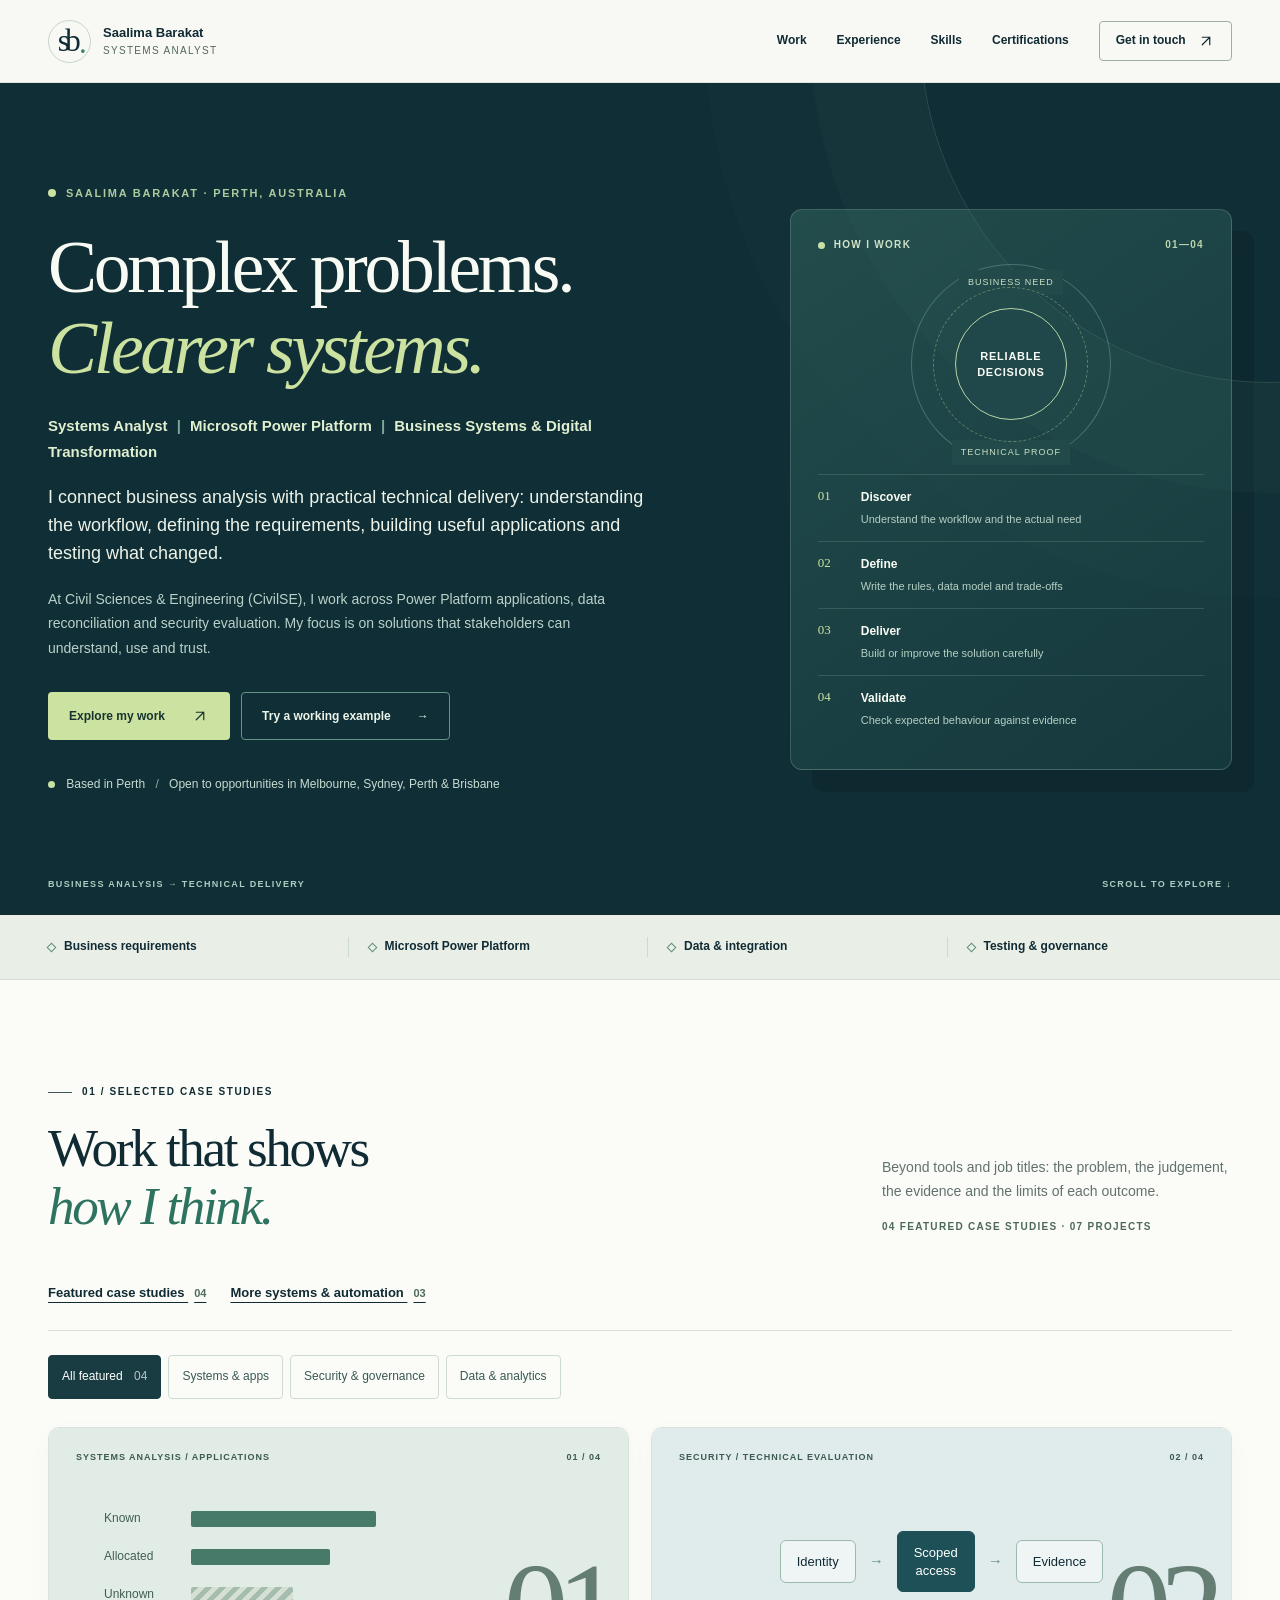
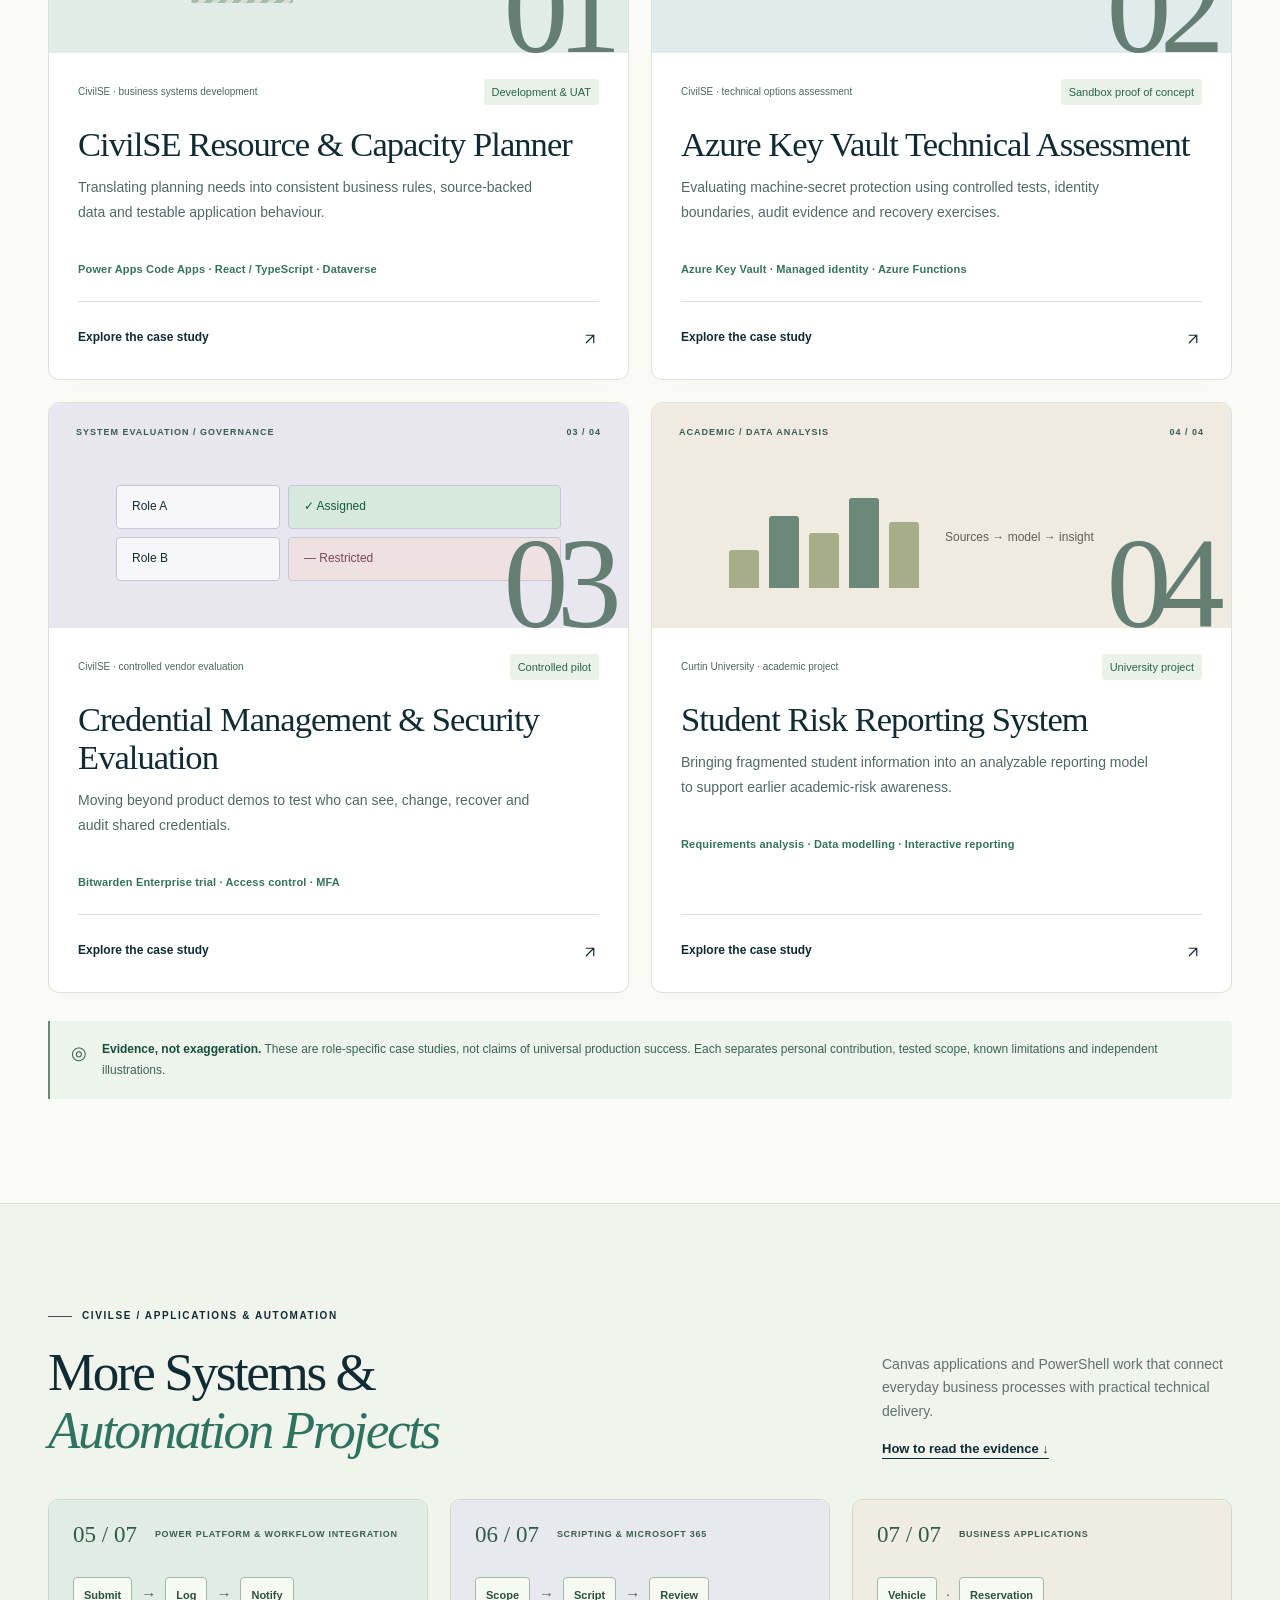
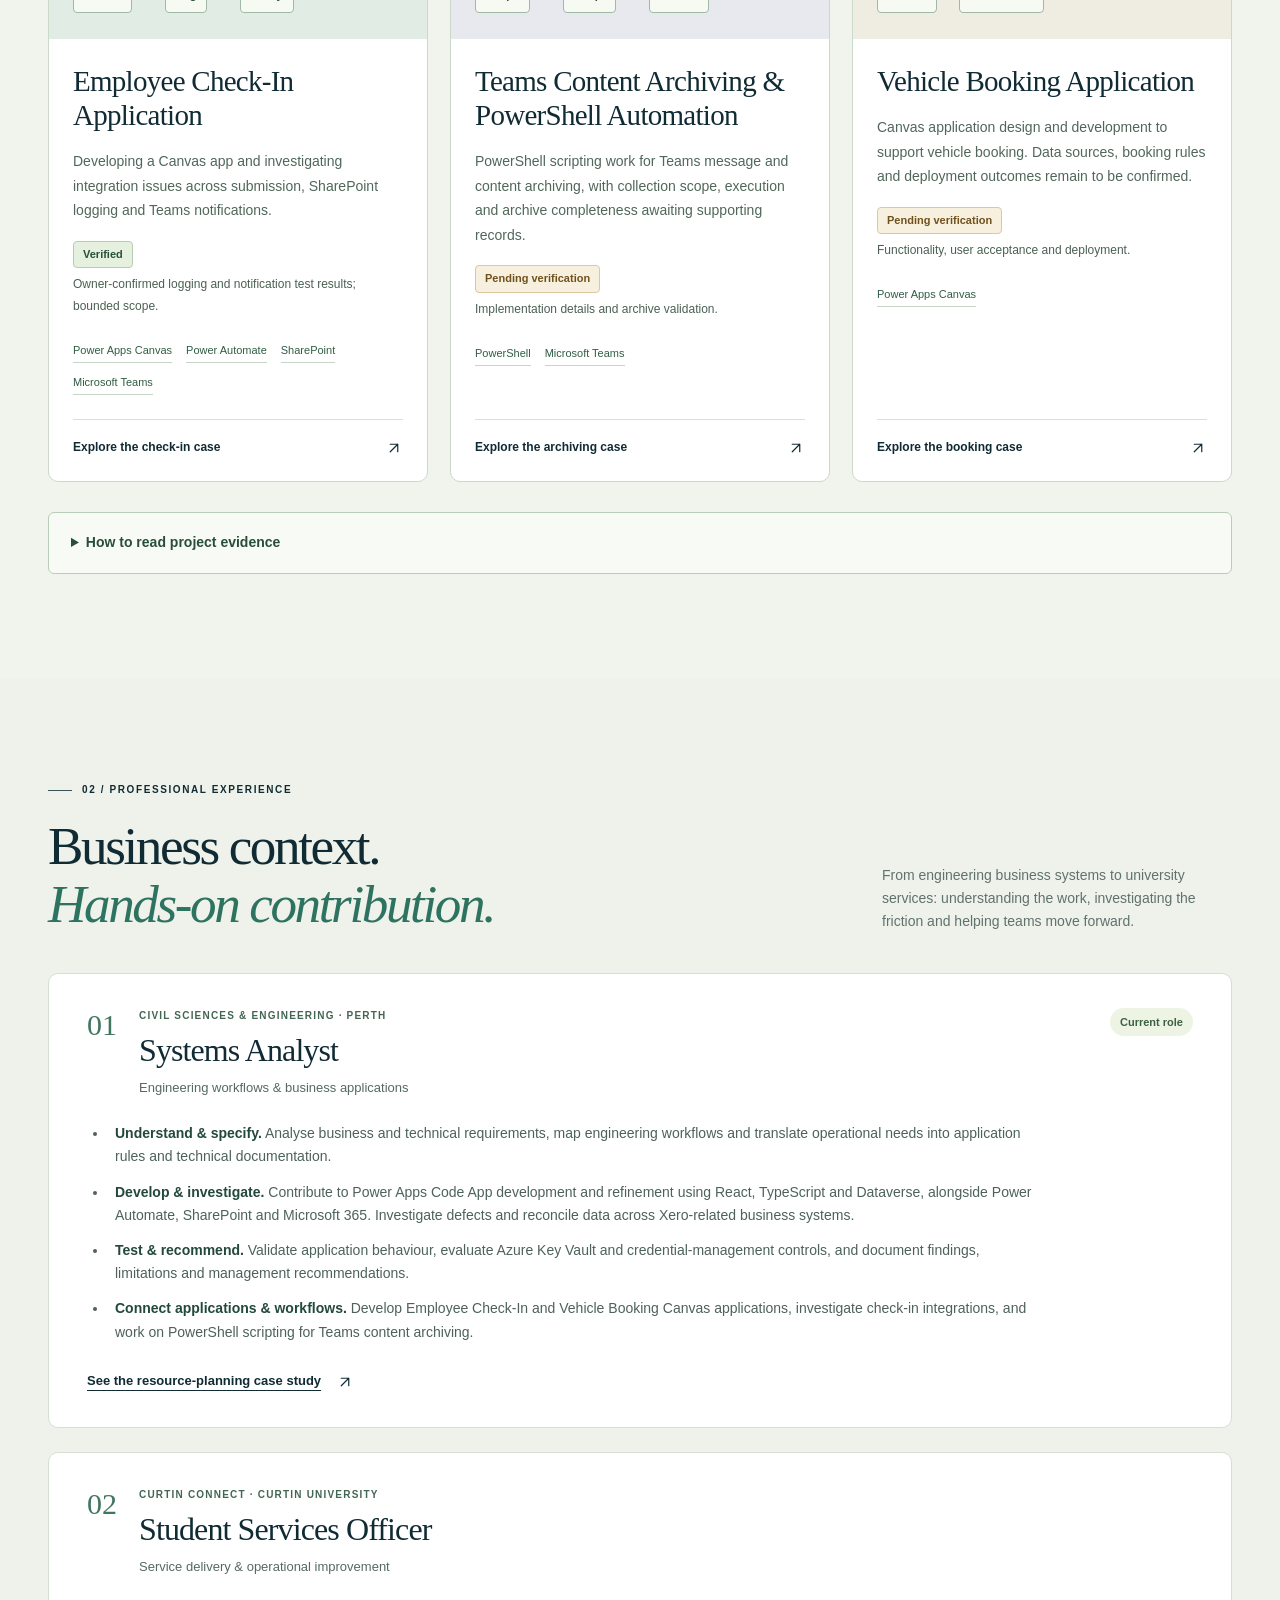
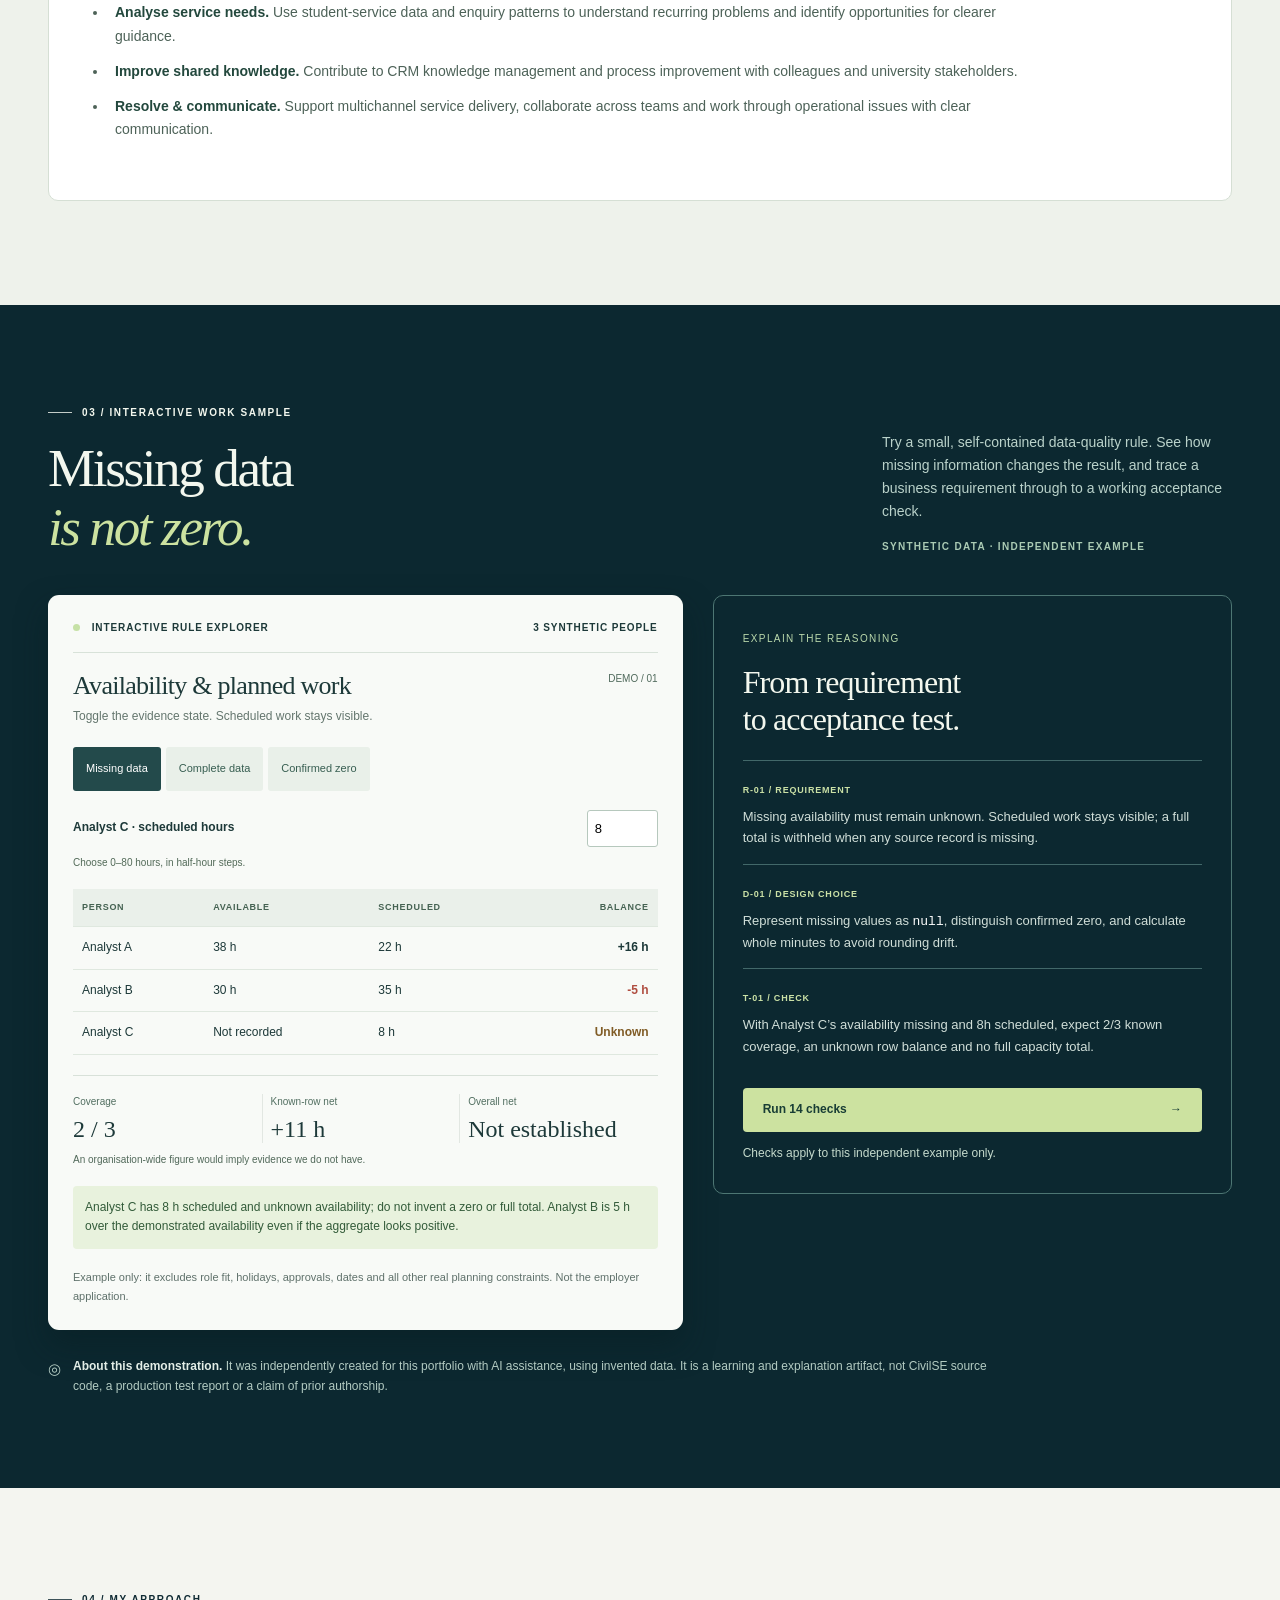
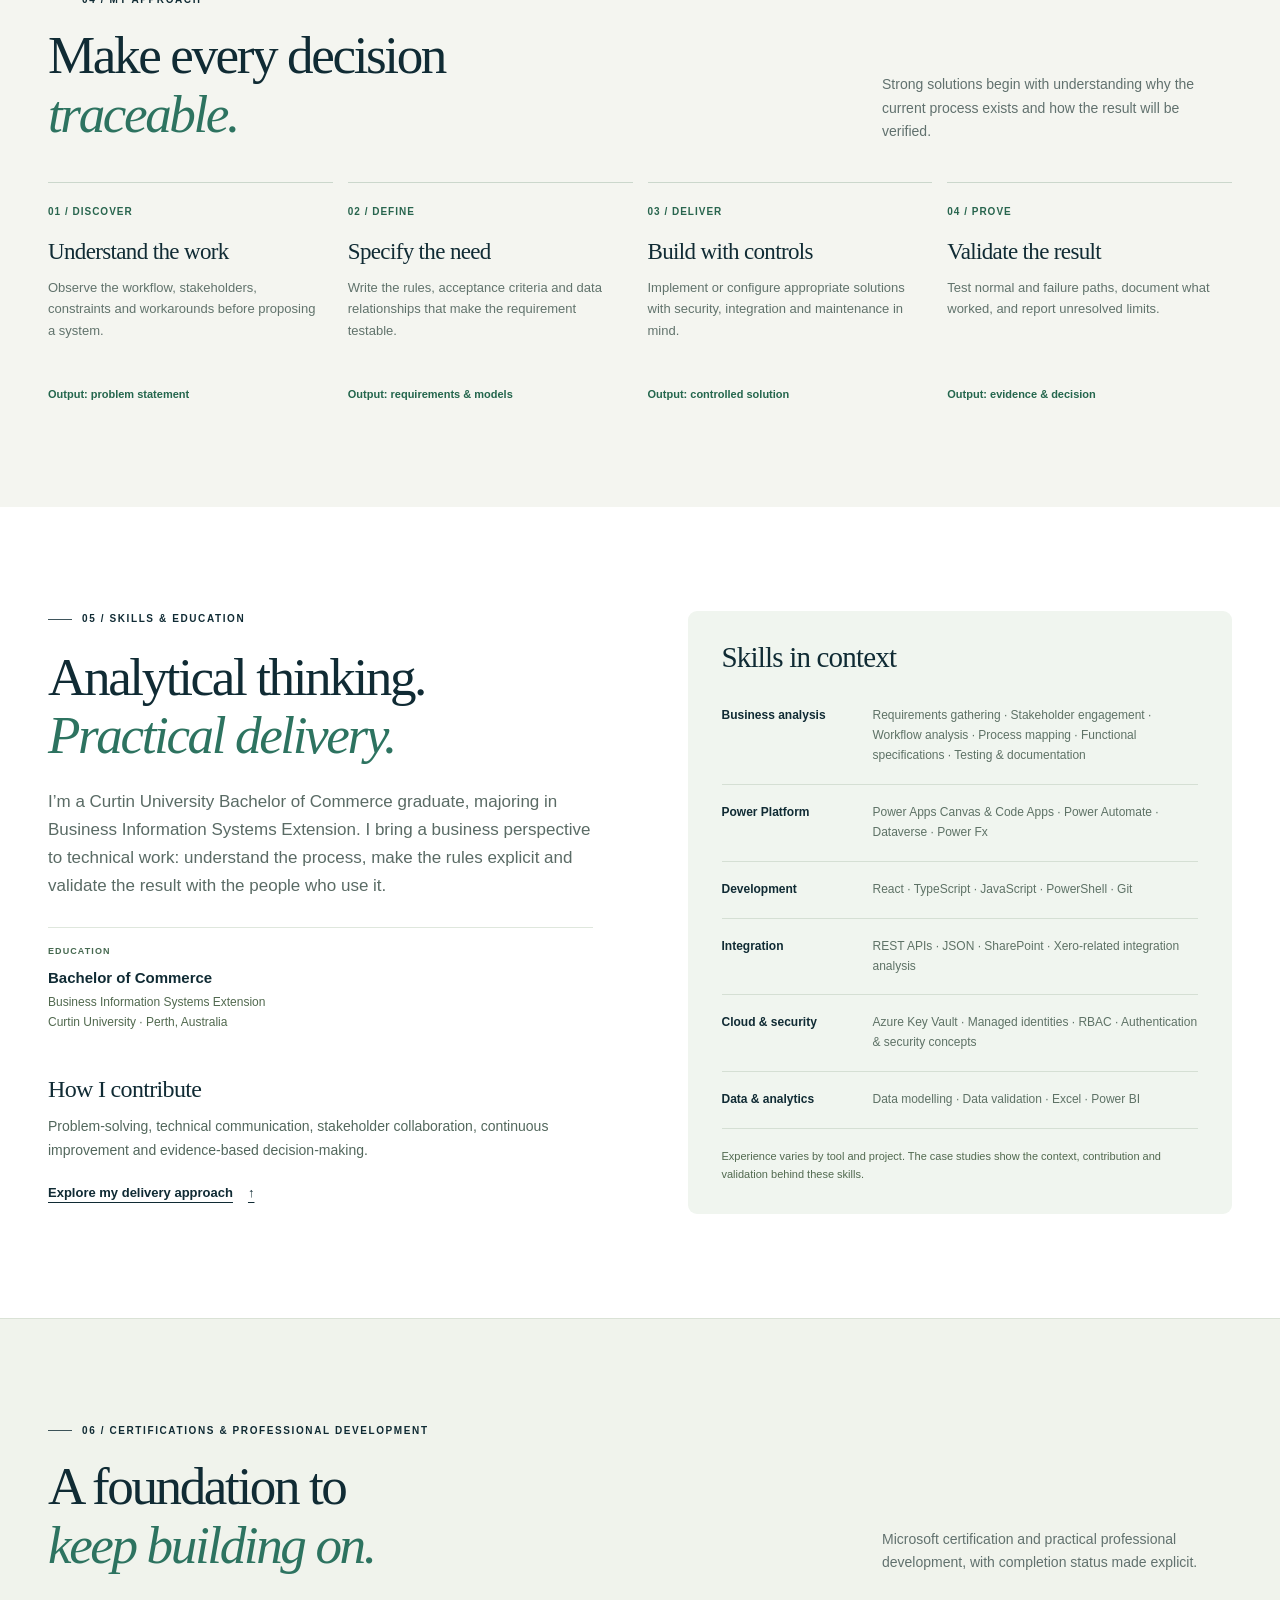
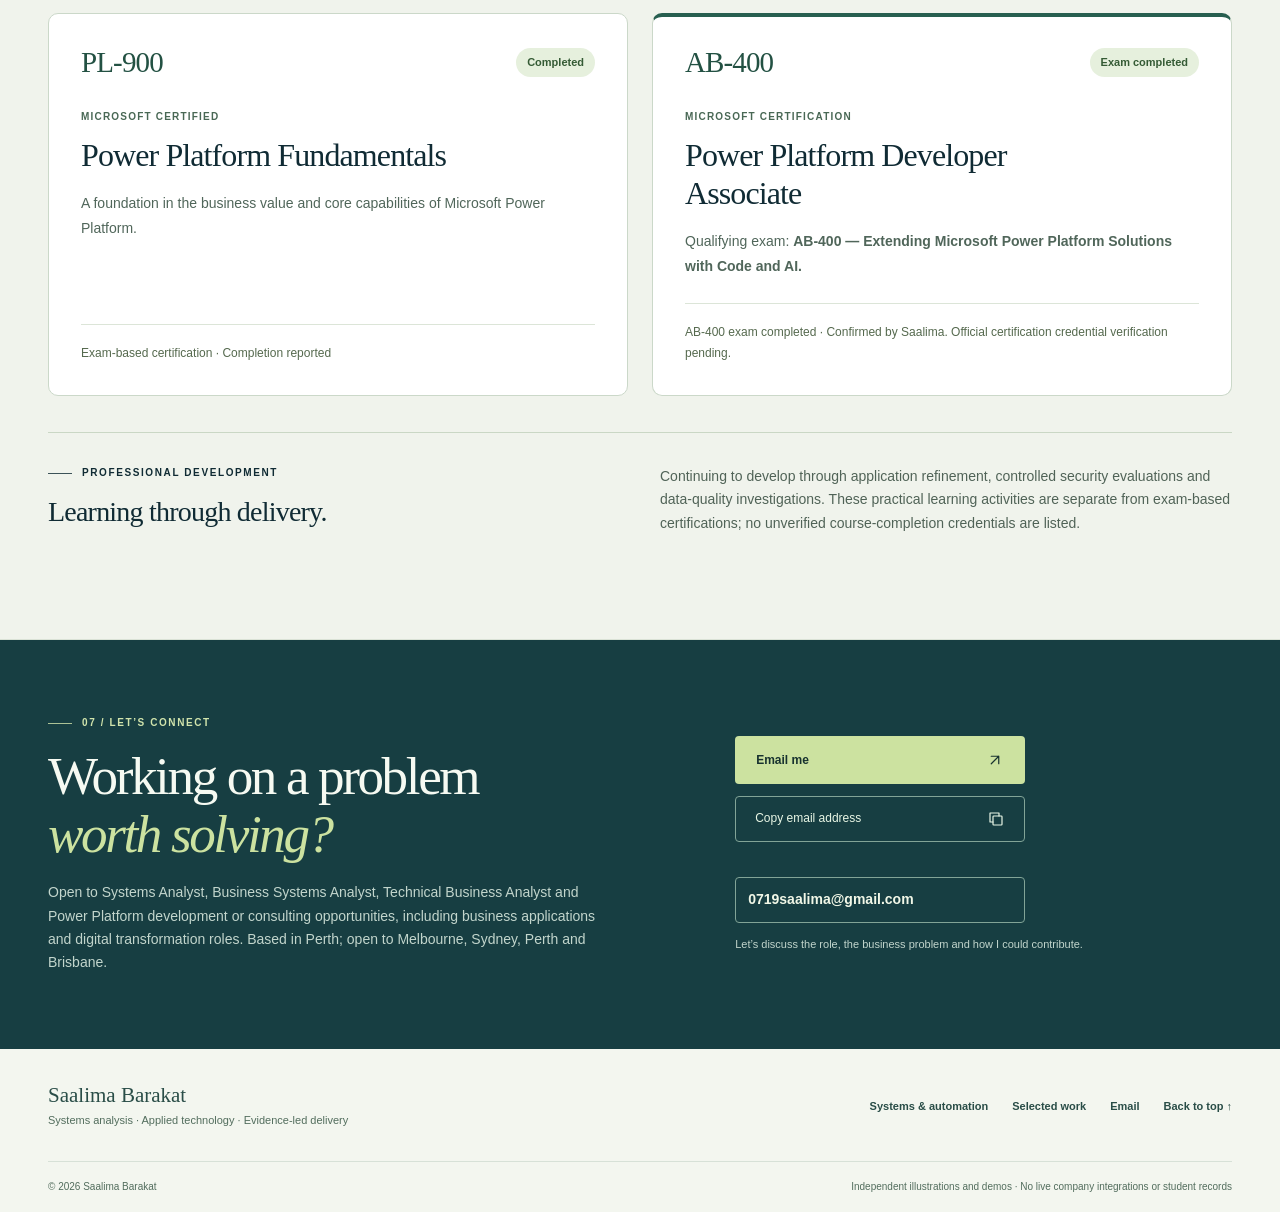
<file: index.html>
<!doctype html>
<html lang="en-AU">
  <head>
    <meta charset="utf-8" />
    <meta name="viewport" content="width=device-width, initial-scale=1" />
    <meta name="robots" content="index,follow" />
    <meta name="referrer" content="strict-origin-when-cross-origin" />
    <meta name="theme-color" content="#102a34" />
    <meta
      name="description"
      content="Saalima Barakat, Systems Analyst in Perth. Business analysis, Microsoft Power Platform, application development and security evaluation. Open to Melbourne, Sydney, Perth and Brisbane."
    />
    <meta property="og:type" content="website" />
    <meta
      property="og:title"
      content="Saalima Barakat | Systems Analyst &amp; Power Platform"
    />
    <meta
      property="og:description"
      content="Saalima Barakat, Systems Analyst in Perth. Business analysis, Microsoft Power Platform, application development and security evaluation. Open to Melbourne, Sydney, Perth and Brisbane."
    />
    <meta
      property="og:image"
      content="https://salstar07.github.io/systems-analysis-portfolio/assets/og-card.png"
    />
    <meta property="og:image:type" content="image/png" />
    <meta property="og:image:width" content="1200" />
    <meta property="og:image:height" content="630" />
    <meta
      property="og:image:alt"
      content="Saalima Barakat — Systems Analyst. Complex problems. Clearer systems."
    />
    <meta
      property="og:url"
      content="https://salstar07.github.io/systems-analysis-portfolio/"
    />
    <meta property="og:locale" content="en_AU" />
    <meta name="twitter:card" content="summary_large_image" />
    <meta
      name="twitter:title"
      content="Saalima Barakat | Systems Analyst &amp; Power Platform"
    />
    <meta
      name="twitter:description"
      content="Saalima Barakat, Systems Analyst in Perth. Business analysis, Microsoft Power Platform, application development and security evaluation. Open to Melbourne, Sydney, Perth and Brisbane."
    />
    <meta
      name="twitter:image"
      content="https://salstar07.github.io/systems-analysis-portfolio/assets/og-card.png"
    />
    <meta
      name="twitter:image:alt"
      content="Saalima Barakat — Systems Analyst. Complex problems. Clearer systems."
    />
    <link
      rel="canonical"
      href="https://salstar07.github.io/systems-analysis-portfolio/"
    />
    <title>Saalima Barakat | Systems Analyst &amp; Power Platform</title>
    <link rel="icon" type="image/svg+xml" href="assets/favicon.svg" />
    <link rel="stylesheet" href="assets/style.css" />
    <script src="assets/capacity-rules.js" defer></script>
    <script src="assets/main.js" defer></script>

    <script type="application/ld+json">
      {
        "@context": "https://schema.org",
        "@type": "Person",
        "name": "Saalima Barakat",
        "jobTitle": "Systems Analyst",
        "url": "https://salstar07.github.io/systems-analysis-portfolio/",
        "worksFor": {
          "@type": "Organization",
          "name": "Civil Sciences & Engineering"
        },
        "alumniOf": {
          "@type": "CollegeOrUniversity",
          "name": "Curtin University"
        },
        "homeLocation": {
          "@type": "City",
          "name": "Perth, Australia"
        }
      }
    </script>
    <noscript
      ><style>
        .menu-toggle,
        .filters,
        .demo-grid {
          display: none !important;
        }
        .header {
          position: static;
        }
        .header-inner {
          height: auto;
          flex-wrap: wrap;
          padding-block: 18px;
        }
        .nav-links {
          position: static;
          display: flex;
          flex-wrap: wrap;
        }
      </style></noscript
    >
  </head>
  <body>
    <a href="#main" class="skip">Skip to content</a>

    <header class="header">
      <div class="container header-inner">
        <a
          class="identity"
          href="index.html"
          aria-label="Saalima Barakat — Home"
          ><span class="monogram">sb<span class="monogram-point">.</span></span
          ><span class="identity-text"
            ><strong>Saalima Barakat</strong
            ><small>Systems Analyst</small></span
          ></a
        >
        <button
          class="menu-toggle"
          type="button"
          aria-expanded="false"
          aria-controls="site-nav"
          aria-label="Open navigation"
        >
          <span></span><span></span>
        </button>
        <nav class="nav-links" id="site-nav" aria-label="Site navigation">
          <a href="index.html#work">Work</a>
          <a href="index.html#experience">Experience</a>
          <a href="index.html#about">Skills</a>
          <a href="index.html#certifications">Certifications</a>
          <a class="nav-cta" href="index.html#contact"
            >Get in touch
            <span aria-hidden="true"
              ><svg
                class="icon"
                viewBox="0 0 24 24"
                aria-hidden="true"
                focusable="false"
              >
                <path d="M7 17 17 7M7 7h10v10" /></svg></span
          ></a>
        </nav>
      </div>
    </header>
    <main id="main">
      <section class="hero" id="intro">
        <div class="container hero-grid">
          <div class="hero-main">
            <span class="section-kicker hero-kicker"
              ><span class="kicker-mark"></span> SAALIMA BARAKAT · PERTH,
              AUSTRALIA</span
            >
            <h1>Complex problems.<br /><em>Clearer systems.</em></h1>
            <p class="professional-title">
              Systems Analyst <span aria-hidden="true">|</span> Microsoft Power
              Platform <span aria-hidden="true">|</span> Business Systems &amp;
              Digital Transformation
            </p>
            <p class="hero-lead">
              I connect business analysis with practical technical delivery:
              understanding the workflow, defining the requirements, building
              useful applications and testing what changed.
            </p>
            <p class="hero-context">
              At Civil Sciences &amp; Engineering (CivilSE), I work across Power
              Platform applications, data reconciliation and security
              evaluation. My focus is on solutions that stakeholders can
              understand, use and trust.
            </p>
            <div class="hero-actions">
              <a class="button button-light" href="#work"
                >Explore my work
                <span aria-hidden="true"
                  ><svg
                    class="icon"
                    viewBox="0 0 24 24"
                    aria-hidden="true"
                    focusable="false"
                  >
                    <path d="M7 17 17 7M7 7h10v10" /></svg></span></a
              ><a class="button button-ghost" href="#demo"
                >Try a working example <span aria-hidden="true">→</span></a
              >
            </div>
            <p class="availability">
              <span class="availability-dot" aria-hidden="true"></span> Based in
              Perth <span class="sep">/</span> Open to opportunities in
              Melbourne, Sydney, Perth &amp; Brisbane
            </p>
          </div>
          <div class="hero-aside">
            <div class="glass-eyebrow">
              <span class="ring-dot" aria-hidden="true"></span> HOW I WORK
              <span>01—04</span>
            </div>
            <div class="diagram-arc" aria-hidden="true">
              <span class="arc-label arc-label-top">BUSINESS NEED</span
              ><span class="arc-core">RELIABLE<br />DECISIONS</span
              ><span class="arc-label arc-label-bottom">TECHNICAL PROOF</span>
            </div>
            <div class="workflow-list">
              <div>
                <span>01</span>
                <div>
                  <strong>Discover</strong
                  ><small>Understand the workflow and the actual need</small>
                </div>
              </div>
              <div>
                <span>02</span>
                <div>
                  <strong>Define</strong
                  ><small>Write the rules, data model and trade-offs</small>
                </div>
              </div>
              <div>
                <span>03</span>
                <div>
                  <strong>Deliver</strong
                  ><small>Build or improve the solution carefully</small>
                </div>
              </div>
              <div>
                <span>04</span>
                <div>
                  <strong>Validate</strong
                  ><small>Check expected behaviour against evidence</small>
                </div>
              </div>
            </div>
          </div>
        </div>
        <div class="hero-bottom container">
          <span>Business analysis → technical delivery</span
          ><span>Scroll to explore <span aria-hidden="true">↓</span></span>
        </div>
      </section>

      <div class="capability-ribbon">
        <div class="container ribbon-inner">
          <span><i class="small-square"></i> Business requirements</span
          ><span><i class="small-square"></i> Microsoft Power Platform</span
          ><span><i class="small-square"></i> Data & integration</span
          ><span><i class="small-square"></i> Testing & governance</span>
        </div>
      </div>

      <section class="section projects-section" id="work">
        <div class="container">
          <div class="heading-row">
            <div>
              <span class="section-kicker">01 / SELECTED CASE STUDIES</span>
              <h2>Work that shows<br /><em>how I think.</em></h2>
            </div>
            <div class="heading-aside">
              <p>
                Beyond tools and job titles: the problem, the judgement, the
                evidence and the limits of each outcome.
              </p>
              <span class="mini-meta"
                >04 FEATURED CASE STUDIES · 07 PROJECTS</span
              >
            </div>
          </div>
          <nav class="project-section-nav" aria-label="Project collections">
            <a href="#work">Featured case studies <span>04</span></a
            ><a href="#more-projects"
              >More systems &amp; automation <span>03</span></a
            >
          </nav>
          <div
            class="filters"
            role="group"
            aria-label="Filter featured case studies"
          >
            <button
              class="filter active"
              type="button"
              data-filter="all"
              aria-pressed="true"
            >
              All featured <span>04</span></button
            ><button
              class="filter"
              type="button"
              data-filter="systems"
              aria-pressed="false"
            >
              Systems & apps</button
            ><button
              class="filter"
              type="button"
              data-filter="security"
              aria-pressed="false"
            >
              Security & governance</button
            ><button
              class="filter"
              type="button"
              data-filter="data"
              aria-pressed="false"
            >
              Data & analytics
            </button>
          </div>
          <p id="filter-status" class="visually-hidden" role="status">
            Showing all 4 featured case studies.
          </p>
          <div class="project-grid">
            <article
              class="project-card project-card-teal"
              data-category="systems"
            >
              <div class="project-art project-art-teal" aria-hidden="true">
                <div class="art-head">
                  <span>SYSTEMS ANALYSIS / APPLICATIONS</span
                  ><span>01 / 04</span>
                </div>
                <div class="art-planner">
                  <div class="art-track">
                    <span>Known</span><i style="width: 76%"></i>
                  </div>
                  <div class="art-track">
                    <span>Allocated</span><i style="width: 57%"></i>
                  </div>
                  <div class="art-track">
                    <span>Unknown</span
                    ><i class="unknown" style="width: 42%"></i>
                  </div>
                </div>

                <span class="art-index">01</span>
              </div>
              <div class="project-body">
                <div class="project-meta">
                  <span>CivilSE · business systems development</span
                  ><span class="project-status">Development &amp; UAT</span>
                </div>
                <h3>CivilSE Resource &amp; Capacity Planner</h3>
                <p>
                  Translating planning needs into consistent business rules,
                  source-backed data and testable application behaviour.
                </p>
                <div class="project-tech">
                  Power Apps Code Apps · React / TypeScript · Dataverse
                </div>
                <a
                  class="project-link"
                  href="work/resource-planning.html"
                  aria-label="Read case study: Resource &amp; capacity planning"
                  >Explore the case study
                  <span aria-hidden="true"
                    ><svg
                      class="icon"
                      viewBox="0 0 24 24"
                      aria-hidden="true"
                      focusable="false"
                    >
                      <path d="M7 17 17 7M7 7h10v10" /></svg></span
                ></a>
              </div>
            </article>

            <article
              class="project-card project-card-blue"
              data-category="security"
            >
              <div class="project-art project-art-blue" aria-hidden="true">
                <div class="art-head">
                  <span>SECURITY / TECHNICAL EVALUATION</span
                  ><span>02 / 04</span>
                </div>
                <div class="art-nodes">
                  <span>Identity</span><b>→</b
                  ><span class="art-node-focus">Scoped<br />access</span><b>→</b
                  ><span>Evidence</span>
                </div>

                <span class="art-index">02</span>
              </div>
              <div class="project-body">
                <div class="project-meta">
                  <span>CivilSE · technical options assessment</span
                  ><span class="project-status">Sandbox proof of concept</span>
                </div>
                <h3>Azure Key Vault Technical Assessment</h3>
                <p>
                  Evaluating machine-secret protection using controlled tests,
                  identity boundaries, audit evidence and recovery exercises.
                </p>
                <div class="project-tech">
                  Azure Key Vault · Managed identity · Azure Functions
                </div>
                <a
                  class="project-link"
                  href="work/azure-key-vault.html"
                  aria-label="Read case study: Secure secrets &amp; recoverable operations"
                  >Explore the case study
                  <span aria-hidden="true"
                    ><svg
                      class="icon"
                      viewBox="0 0 24 24"
                      aria-hidden="true"
                      focusable="false"
                    >
                      <path d="M7 17 17 7M7 7h10v10" /></svg></span
                ></a>
              </div>
            </article>

            <article
              class="project-card project-card-violet"
              data-category="security"
            >
              <div class="project-art project-art-violet" aria-hidden="true">
                <div class="art-head">
                  <span>SYSTEM EVALUATION / GOVERNANCE</span
                  ><span>03 / 04</span>
                </div>
                <div class="art-permissions">
                  <span class="perm-user">Role A</span
                  ><span class="perm-yes">✓ Assigned</span
                  ><span class="perm-user">Role B</span
                  ><span class="perm-no">— Restricted</span>
                </div>

                <span class="art-index">03</span>
              </div>
              <div class="project-body">
                <div class="project-meta">
                  <span>CivilSE · controlled vendor evaluation</span
                  ><span class="project-status">Controlled pilot</span>
                </div>
                <h3>Credential Management &amp; Security Evaluation</h3>
                <p>
                  Moving beyond product demos to test who can see, change,
                  recover and audit shared credentials.
                </p>
                <div class="project-tech">
                  Bitwarden Enterprise trial · Access control · MFA
                </div>
                <a
                  class="project-link"
                  href="work/credential-governance.html"
                  aria-label="Read case study: Credential governance under real constraints"
                  >Explore the case study
                  <span aria-hidden="true"
                    ><svg
                      class="icon"
                      viewBox="0 0 24 24"
                      aria-hidden="true"
                      focusable="false"
                    >
                      <path d="M7 17 17 7M7 7h10v10" /></svg></span
                ></a>
              </div>
            </article>

            <article
              class="project-card project-card-sand"
              data-category="data"
            >
              <div class="project-art project-art-sand" aria-hidden="true">
                <div class="art-head">
                  <span>ACADEMIC / DATA ANALYSIS</span><span>04 / 04</span>
                </div>
                <div class="art-analytics">
                  <i style="height: 38%"></i><i style="height: 72%"></i
                  ><i style="height: 55%"></i><i style="height: 90%"></i
                  ><i style="height: 66%"></i
                  ><span>Sources → model → insight</span>
                </div>
                <span class="art-index">04</span>
              </div>
              <div class="project-body">
                <div class="project-meta">
                  <span>Curtin University · academic project</span
                  ><span class="project-status">University project</span>
                </div>
                <h3>Student Risk Reporting System</h3>
                <p>
                  Bringing fragmented student information into an analyzable
                  reporting model to support earlier academic-risk awareness.
                </p>
                <div class="project-tech">
                  Requirements analysis · Data modelling · Interactive reporting
                </div>
                <a
                  class="project-link"
                  href="work/student-risk.html"
                  aria-label="Read case study: Student Risk Reporting System"
                  >Explore the case study
                  <span aria-hidden="true"
                    ><svg
                      class="icon"
                      viewBox="0 0 24 24"
                      aria-hidden="true"
                      focusable="false"
                    >
                      <path d="M7 17 17 7M7 7h10v10" /></svg></span
                ></a>
              </div>
            </article>
          </div>
          <div class="transparency">
            <span aria-hidden="true">◎</span>
            <p>
              <strong>Evidence, not exaggeration.</strong> These are
              role-specific case studies, not claims of universal production
              success. Each separates personal contribution, tested scope, known
              limitations and independent illustrations.
            </p>
          </div>
        </div>
      </section>

      <section
        class="section more-projects-section"
        id="more-projects"
        aria-labelledby="more-projects-title"
      >
        <div class="container">
          <div class="heading-row">
            <div>
              <span class="section-kicker"
                >CIVILSE / APPLICATIONS &amp; AUTOMATION</span
              >
              <h2 id="more-projects-title">
                More Systems &amp;<br /><em>Automation Projects</em>
              </h2>
            </div>
            <div class="heading-aside">
              <p>
                Canvas applications and PowerShell work that connect everyday
                business processes with practical technical delivery.
              </p>
              <a class="text-link" href="#project-evidence"
                >How to read the evidence ↓</a
              >
            </div>
          </div>
          <div class="additional-project-grid">
            <article class="additional-project-card">
              <div class="additional-card-heading">
                <span class="project-number">05 / 07</span
                ><span class="additional-category"
                  >POWER PLATFORM &amp; WORKFLOW INTEGRATION</span
                >
              </div>
              <div class="additional-card-visual" aria-hidden="true">
                <span>Submit</span><i>→</i><span>Log</span><i>→</i
                ><span>Notify</span>
              </div>
              <div class="additional-card-body">
                <h3>Employee Check-In Application</h3>
                <p>
                  Developing a Canvas app and investigating integration issues
                  across submission, SharePoint logging and Teams notifications.
                </p>
                <p class="additional-evidence">
                  <span class="evidence-badge evidence-verified">Verified</span>
                  Owner-confirmed logging and notification test results; bounded
                  scope.
                </p>
                <ul class="technology-tags" aria-label="Technologies">
                  <li>Power Apps Canvas</li>
                  <li>Power Automate</li>
                  <li>SharePoint</li>
                  <li>Microsoft Teams</li>
                </ul>
                <a class="project-link" href="work/employee-check-in.html"
                  >Explore the check-in case
                  <svg
                    class="icon"
                    viewBox="0 0 24 24"
                    aria-hidden="true"
                    focusable="false"
                  >
                    <path d="M7 17 17 7M7 7h10v10" /></svg
                ></a>
              </div>
            </article>
            <article class="additional-project-card">
              <div class="additional-card-heading">
                <span class="project-number">06 / 07</span
                ><span class="additional-category"
                  >SCRIPTING &amp; MICROSOFT 365</span
                >
              </div>
              <div
                class="additional-card-visual archive-visual"
                aria-hidden="true"
              >
                <span>Scope</span><i>→</i><span>Script</span><i>→</i
                ><span>Review</span>
              </div>
              <div class="additional-card-body">
                <h3>Teams Content Archiving &amp; PowerShell Automation</h3>
                <p>
                  PowerShell scripting work for Teams message and content
                  archiving, with collection scope, execution and archive
                  completeness awaiting supporting records.
                </p>
                <p class="additional-evidence">
                  <span class="evidence-badge evidence-pending"
                    >Pending verification</span
                  >
                  Implementation details and archive validation.
                </p>
                <ul
                  class="technology-tags"
                  aria-label="Confirmed project technologies"
                >
                  <li>PowerShell</li>
                  <li>Microsoft Teams</li>
                </ul>
                <a class="project-link" href="work/teams-archiving.html"
                  >Explore the archiving case
                  <svg
                    class="icon"
                    viewBox="0 0 24 24"
                    aria-hidden="true"
                    focusable="false"
                  >
                    <path d="M7 17 17 7M7 7h10v10" /></svg
                ></a>
              </div>
            </article>
            <article class="additional-project-card">
              <div class="additional-card-heading">
                <span class="project-number">07 / 07</span
                ><span class="additional-category">BUSINESS APPLICATIONS</span>
              </div>
              <div
                class="additional-card-visual booking-visual"
                aria-hidden="true"
              >
                <span>Vehicle</span><i>·</i><span>Reservation</span>
              </div>
              <div class="additional-card-body">
                <h3>Vehicle Booking Application</h3>
                <p>
                  Canvas application design and development to support vehicle
                  booking. Data sources, booking rules and deployment outcomes
                  remain to be confirmed.
                </p>
                <p class="additional-evidence">
                  <span class="evidence-badge evidence-pending"
                    >Pending verification</span
                  >
                  Functionality, user acceptance and deployment.
                </p>
                <ul
                  class="technology-tags"
                  aria-label="Confirmed project technologies"
                >
                  <li>Power Apps Canvas</li>
                </ul>
                <a class="project-link" href="work/vehicle-booking.html"
                  >Explore the booking case
                  <svg
                    class="icon"
                    viewBox="0 0 24 24"
                    aria-hidden="true"
                    focusable="false"
                  >
                    <path d="M7 17 17 7M7 7h10v10" /></svg
                ></a>
              </div>
            </article>
          </div>
          <details class="evidence-guide" id="project-evidence">
            <summary>How to read project evidence</summary>
            <p>
              Indicators apply to individual claims, not an entire project's
              production readiness. Each case identifies the supporting source
              and its limits.
            </p>
            <dl class="evidence-legend">
              <div>
                <dt>
                  <span class="evidence-badge evidence-verified">Verified</span>
                </dt>
                <dd>
                  Supported by test results, records or owner confirmation, with
                  the basis stated.
                </dd>
              </div>
              <div>
                <dt>
                  <span class="evidence-badge evidence-documented"
                    >Documented</span
                  >
                </dt>
                <dd>
                  Recorded in an analysis, specification or technical account.
                  Original source records may still need review.
                </dd>
              </div>
              <div>
                <dt>
                  <span class="evidence-badge evidence-illustrative"
                    >Illustrative</span
                  >
                </dt>
                <dd>
                  Independently created diagrams or synthetic data, separate
                  from the employer's systems.
                </dd>
              </div>
              <div>
                <dt>
                  <span class="evidence-badge evidence-pending"
                    >Pending verification</span
                  >
                </dt>
                <dd>
                  Details or outcomes that need confirmation or supporting
                  evidence.
                </dd>
              </div>
            </dl>
          </details>
        </div>
      </section>

      <section
        class="section experience-section"
        id="experience"
        aria-labelledby="experience-title"
      >
        <div class="container">
          <div class="heading-row">
            <div>
              <span class="section-kicker">02 / PROFESSIONAL EXPERIENCE</span>
              <h2 id="experience-title">
                Business context.<br /><em>Hands-on contribution.</em>
              </h2>
            </div>
            <div class="heading-aside">
              <p>
                From engineering business systems to university services:
                understanding the work, investigating the friction and helping
                teams move forward.
              </p>
            </div>
          </div>
          <div class="experience-list">
            <article class="experience-card">
              <div class="experience-heading">
                <span class="experience-index" aria-hidden="true">01</span>
                <div>
                  <p class="role-context">
                    CIVIL SCIENCES &amp; ENGINEERING · PERTH
                  </p>
                  <h3>Systems Analyst</h3>
                  <p>Engineering workflows &amp; business applications</p>
                </div>
                <span class="role-badge">Current role</span>
              </div>
              <ul class="experience-points">
                <li>
                  <strong>Understand &amp; specify.</strong> Analyse business
                  and technical requirements, map engineering workflows and
                  translate operational needs into application rules and
                  technical documentation.
                </li>
                <li>
                  <strong>Develop &amp; investigate.</strong> Contribute to
                  Power Apps Code App development and refinement using React,
                  TypeScript and Dataverse, alongside Power Automate, SharePoint
                  and Microsoft 365. Investigate defects and reconcile data
                  across Xero-related business systems.
                </li>
                <li>
                  <strong>Test &amp; recommend.</strong> Validate application
                  behaviour, evaluate Azure Key Vault and credential-management
                  controls, and document findings, limitations and management
                  recommendations.
                </li>
                <li>
                  <strong>Connect applications &amp; workflows.</strong> Develop
                  Employee Check-In and Vehicle Booking Canvas applications,
                  investigate check-in integrations, and work on PowerShell
                  scripting for Teams content archiving.
                </li>
              </ul>
              <a class="text-link" href="work/resource-planning.html"
                >See the resource-planning case study
                <span aria-hidden="true"
                  ><svg
                    class="icon"
                    viewBox="0 0 24 24"
                    aria-hidden="true"
                    focusable="false"
                  >
                    <path d="M7 17 17 7M7 7h10v10" /></svg></span
              ></a>
            </article>
            <article class="experience-card">
              <div class="experience-heading">
                <span class="experience-index" aria-hidden="true">02</span>
                <div>
                  <p class="role-context">CURTIN CONNECT · CURTIN UNIVERSITY</p>
                  <h3>Student Services Officer</h3>
                  <p>Service delivery &amp; operational improvement</p>
                </div>
              </div>
              <ul class="experience-points">
                <li>
                  <strong>Analyse service needs.</strong> Use student-service
                  data and enquiry patterns to understand recurring problems and
                  identify opportunities for clearer guidance.
                </li>
                <li>
                  <strong>Improve shared knowledge.</strong> Contribute to CRM
                  knowledge management and process improvement with colleagues
                  and university stakeholders.
                </li>
                <li>
                  <strong>Resolve &amp; communicate.</strong> Support
                  multichannel service delivery, collaborate across teams and
                  work through operational issues with clear communication.
                </li>
              </ul>
            </article>
          </div>
        </div>
      </section>

      <section class="demo-section" id="demo">
        <div class="container">
          <div class="heading-row demo-heading">
            <div>
              <span class="section-kicker">03 / INTERACTIVE WORK SAMPLE</span>
              <h2>Missing data<br /><em>is not zero.</em></h2>
            </div>
            <div class="heading-aside">
              <p>
                Try a small, self-contained data-quality rule. See how missing
                information changes the result, and trace a business requirement
                through to a working acceptance check.
              </p>
              <span class="mini-meta"
                >SYNTHETIC DATA · INDEPENDENT EXAMPLE</span
              >
            </div>
          </div>
          <noscript
            ><p class="no-script-note">
              Enable JavaScript to use the synthetic capacity demonstration. The
              case studies and email contact work without it.
            </p></noscript
          >
          <div class="demo-grid">
            <div class="demo-screen">
              <div class="screen-top">
                <div>
                  <span class="green-dot"></span> INTERACTIVE RULE EXPLORER
                </div>
                <span>3 SYNTHETIC PEOPLE</span>
              </div>
              <div class="screen-title">
                <div>
                  <h3>Availability & planned work</h3>
                  <p>
                    Toggle the evidence state. Scheduled work stays visible.
                  </p>
                </div>
                <span class="screen-counter">DEMO / 01</span>
              </div>
              <div
                class="scenario"
                role="group"
                aria-label="Availability data scenario"
              >
                <button
                  type="button"
                  class="scenario-btn selected"
                  data-scenario="missing"
                  aria-pressed="true"
                >
                  Missing data</button
                ><button
                  type="button"
                  class="scenario-btn"
                  data-scenario="complete"
                  aria-pressed="false"
                >
                  Complete data</button
                ><button
                  type="button"
                  class="scenario-btn"
                  data-scenario="zero"
                  aria-pressed="false"
                >
                  Confirmed zero
                </button>
              </div>
              <div class="scenario-input">
                <label for="scheduled">Analyst C · scheduled hours</label
                ><input
                  id="scheduled"
                  type="number"
                  min="0"
                  max="80"
                  step="0.5"
                  value="8"
                  aria-describedby="scenario-help input-error"
                />
                <p id="scenario-help">Choose 0–80 hours, in half-hour steps.</p>
              </div>
              <p id="input-error" class="inline-error" role="alert" hidden></p>
              <div id="demo-output">
                <div
                  class="table-container"
                  tabindex="0"
                  role="region"
                  aria-label="Resource availability and allocations"
                >
                  <table>
                    <caption class="visually-hidden">
                      Illustrative resource availability and work allocations
                    </caption>
                    <thead>
                      <tr>
                        <th scope="col">Person</th>
                        <th scope="col">Available</th>
                        <th scope="col">Scheduled</th>
                        <th scope="col">Balance</th>
                      </tr>
                    </thead>
                    <tbody id="demo-rows">
                      <tr>
                        <td colspan="4">Loading demonstration…</td>
                      </tr>
                    </tbody>
                  </table>
                </div>
                <div class="demo-metrics" aria-live="polite">
                  <div>
                    <small>Coverage</small><strong id="coverage">—</strong>
                  </div>
                  <div>
                    <small>Known-row net</small
                    ><strong id="known-net">—</strong>
                  </div>
                  <div>
                    <small>Overall net</small><strong id="total-net">—</strong>
                  </div>
                </div>
                <p id="net-note" class="metric-explainer">
                  Availability incomplete
                </p>
                <p
                  class="scenario-result"
                  id="conclusion"
                  aria-live="polite"
                ></p>
              </div>
              <p class="demo-disclaimer">
                Example only: it excludes role fit, holidays, approvals, dates
                and all other real planning constraints. Not the employer
                application.
              </p>
            </div>
            <div class="demo-trace">
              <span class="trace-label">EXPLAIN THE REASONING</span>
              <h3>From requirement<br />to acceptance test.</h3>
              <div class="trace-item">
                <span>R-01 / REQUIREMENT</span>
                <p>
                  Missing availability must remain unknown. Scheduled work stays
                  visible; a full total is withheld when any source record is
                  missing.
                </p>
              </div>
              <div class="trace-item">
                <span>D-01 / DESIGN CHOICE</span>
                <p>
                  Represent missing values as <code>null</code>, distinguish
                  confirmed zero, and calculate whole minutes to avoid rounding
                  drift.
                </p>
              </div>
              <div class="trace-item">
                <span>T-01 / CHECK</span>
                <p>
                  With Analyst C’s availability missing and 8h scheduled, expect
                  2/3 known coverage, an unknown row balance and no full
                  capacity total.
                </p>
              </div>
              <button class="button test-button" type="button" id="run-tests">
                Run 14 checks <span aria-hidden="true">→</span>
              </button>
              <div id="test-result" class="test-result" role="status">
                Checks apply to this independent example only.
              </div>
              <details id="test-details" class="test-details" hidden>
                <summary>Inspect the individual checks</summary>
                <ol id="test-list"></ol>
              </details>
            </div>
          </div>
          <div class="demo-credit">
            <span>◎</span>
            <p>
              <strong>About this demonstration.</strong> It was independently
              created for this portfolio with AI assistance, using invented
              data. It is a learning and explanation artifact, not CivilSE
              source code, a production test report or a claim of prior
              authorship.
            </p>
          </div>
        </div>
      </section>

      <section class="section method-section" id="approach">
        <div class="container">
          <div class="heading-row">
            <div>
              <span class="section-kicker">04 / MY APPROACH</span>
              <h2>Make every decision<br /><em>traceable.</em></h2>
            </div>
            <div class="heading-aside">
              <p>
                Strong solutions begin with understanding why the current
                process exists and how the result will be verified.
              </p>
            </div>
          </div>
          <div class="method-grid">
            <div class="method">
              <span class="method-index">01 / DISCOVER</span>
              <h3>Understand the work</h3>
              <p>
                Observe the workflow, stakeholders, constraints and workarounds
                before proposing a system.
              </p>
              <span class="method-deliverable">Output: problem statement</span>
            </div>
            <div class="method">
              <span class="method-index">02 / DEFINE</span>
              <h3>Specify the need</h3>
              <p>
                Write the rules, acceptance criteria and data relationships that
                make the requirement testable.
              </p>
              <span class="method-deliverable"
                >Output: requirements & models</span
              >
            </div>
            <div class="method">
              <span class="method-index">03 / DELIVER</span>
              <h3>Build with controls</h3>
              <p>
                Implement or configure appropriate solutions with security,
                integration and maintenance in mind.
              </p>
              <span class="method-deliverable"
                >Output: controlled solution</span
              >
            </div>
            <div class="method">
              <span class="method-index">04 / PROVE</span>
              <h3>Validate the result</h3>
              <p>
                Test normal and failure paths, document what worked, and report
                unresolved limits.
              </p>
              <span class="method-deliverable"
                >Output: evidence & decision</span
              >
            </div>
          </div>
        </div>
      </section>

      <section
        class="section profile-section"
        id="about"
        aria-labelledby="about-title"
      >
        <div class="container profile-grid">
          <div>
            <span class="section-kicker">05 / SKILLS &amp; EDUCATION</span>
            <h2 id="about-title">
              Analytical thinking.<br /><em>Practical delivery.</em>
            </h2>
            <p class="profile-intro">
              I’m a Curtin University Bachelor of Commerce graduate, majoring in
              Business Information Systems Extension. I bring a business
              perspective to technical work: understand the process, make the
              rules explicit and validate the result with the people who use it.
            </p>
            <div class="education-card">
              <span>EDUCATION</span><strong>Bachelor of Commerce</strong>
              <p>
                Business Information Systems Extension<br />Curtin University ·
                Perth, Australia
              </p>
            </div>
            <div class="competency-note">
              <h3>How I contribute</h3>
              <p>
                Problem-solving, technical communication, stakeholder
                collaboration, continuous improvement and evidence-based
                decision-making.
              </p>
              <a class="text-link" href="#approach"
                >Explore my delivery approach
                <span aria-hidden="true">↑</span></a
              >
            </div>
          </div>
          <div class="skills-panel" id="skills">
            <h3>Skills in context</h3>
            <div class="skill-row">
              <span>Business analysis</span>
              <p>
                Requirements gathering · Stakeholder engagement · Workflow
                analysis · Process mapping · Functional specifications · Testing
                &amp; documentation
              </p>
            </div>
            <div class="skill-row">
              <span>Power Platform</span>
              <p>
                Power Apps Canvas &amp; Code Apps · Power Automate · Dataverse ·
                Power Fx
              </p>
            </div>
            <div class="skill-row">
              <span>Development</span>
              <p>React · TypeScript · JavaScript · PowerShell · Git</p>
            </div>
            <div class="skill-row">
              <span>Integration</span>
              <p>
                REST APIs · JSON · SharePoint · Xero-related integration
                analysis
              </p>
            </div>
            <div class="skill-row">
              <span>Cloud &amp; security</span>
              <p>
                Azure Key Vault · Managed identities · RBAC · Authentication
                &amp; security concepts
              </p>
            </div>
            <div class="skill-row">
              <span>Data &amp; analytics</span>
              <p>Data modelling · Data validation · Excel · Power BI</p>
            </div>
            <p class="skill-caveat">
              Experience varies by tool and project. The case studies show the
              context, contribution and validation behind these skills.
            </p>
          </div>
        </div>
      </section>

      <section
        class="section certifications-section"
        id="certifications"
        aria-labelledby="certifications-title"
      >
        <div class="container">
          <div class="heading-row">
            <div>
              <span class="section-kicker"
                >06 / CERTIFICATIONS &amp; PROFESSIONAL DEVELOPMENT</span
              >
              <h2 id="certifications-title">
                A foundation to<br /><em>keep building on.</em>
              </h2>
            </div>
            <div class="heading-aside">
              <p>
                Microsoft certification and practical professional development,
                with completion status made explicit.
              </p>
            </div>
          </div>
          <div class="certification-grid">
            <article class="certification-card">
              <div class="certification-top">
                <span class="certification-code">PL-900</span
                ><span class="credential-status status-complete"
                  >Completed</span
                >
              </div>
              <p class="credential-provider">MICROSOFT CERTIFIED</p>
              <h3>Power Platform Fundamentals</h3>
              <p>
                A foundation in the business value and core capabilities of
                Microsoft Power Platform.
              </p>
              <div class="credential-footer">
                Exam-based certification · Completion reported
              </div>
            </article>
            <article class="certification-card certification-featured">
              <div class="certification-top">
                <span class="certification-code">AB-400</span
                ><span class="credential-status status-complete"
                  >Exam completed</span
                >
              </div>
              <p class="credential-provider">MICROSOFT CERTIFICATION</p>
              <h3>Power Platform Developer Associate</h3>
              <p>
                Qualifying exam:
                <strong
                  >AB-400 — Extending Microsoft Power Platform Solutions with
                  Code and AI.</strong
                >
              </p>
              <div class="credential-footer">
                AB-400 exam completed · Confirmed by Saalima. Official
                certification credential verification pending.
              </div>
            </article>
          </div>
          <section
            class="professional-development"
            aria-labelledby="development-title"
          >
            <div>
              <span class="section-kicker">PROFESSIONAL DEVELOPMENT</span>
              <h3 id="development-title">Learning through delivery.</h3>
            </div>
            <p>
              Continuing to develop through application refinement, controlled
              security evaluations and data-quality investigations. These
              practical learning activities are separate from exam-based
              certifications; no unverified course-completion credentials are
              listed.
            </p>
          </section>
        </div>
      </section>

      <section class="contact-section" id="contact">
        <div class="container contact-grid">
          <div>
            <span class="section-kicker">07 / LET’S CONNECT</span>
            <h2>Working on a problem<br /><em>worth solving?</em></h2>
            <p>
              Open to Systems Analyst, Business Systems Analyst, Technical
              Business Analyst and Power Platform development or consulting
              opportunities, including business applications and digital
              transformation roles. Based in Perth; open to Melbourne, Sydney,
              Perth and Brisbane.
            </p>
          </div>
          <div class="contact-actions">
            <a
              class="button button-light"
              href="mailto:0719saalima@gmail.com?subject=Systems%20Analyst%20opportunity"
              >Email me
              <span aria-hidden="true"
                ><svg
                  class="icon"
                  viewBox="0 0 24 24"
                  aria-hidden="true"
                  focusable="false"
                >
                  <path d="M7 17 17 7M7 7h10v10" /></svg></span></a
            ><button
              type="button"
              class="copy-email"
              data-copy="0719saalima@gmail.com"
            >
              Copy email address
              <span aria-hidden="true"
                ><svg
                  class="icon"
                  viewBox="0 0 24 24"
                  aria-hidden="true"
                  focusable="false"
                >
                  <rect x="8" y="8" width="12" height="12" rx="1" />
                  <path d="M16 8V4H4v12h4" /></svg
              ></span></button
            ><span
              id="copy-status"
              class="copy-status"
              role="status"
              aria-live="polite"
            ></span
            ><label class="visually-hidden" for="contact-email"
              >Email address — select to copy</label
            ><input
              class="contact-email"
              id="contact-email"
              type="text"
              readonly
              value="0719saalima@gmail.com"
              autocomplete="off"
              spellcheck="false"
            />
            <p>
              Let’s discuss the role, the business problem and how I could
              contribute.
            </p>
          </div>
        </div>
      </section>
    </main>
    <footer class="footer">
      <div class="container foot-grid">
        <div>
          <span class="foot-name">Saalima Barakat</span
          ><span class="foot-sub"
            >Systems analysis · Applied technology · Evidence-led delivery</span
          >
        </div>
        <div class="foot-right">
          <a href="index.html#more-projects">Systems &amp; automation</a
          ><a href="index.html#work">Selected work</a
          ><a
            href="mailto:0719saalima@gmail.com?subject=Systems%20Analyst%20opportunity"
            >Email</a
          ><a href="#main">Back to top ↑</a>
        </div>
      </div>
      <div class="container foot-base">
        <span>© 2026 Saalima Barakat</span
        ><span
          >Independent illustrations and demos · No live company integrations or
          student records</span
        >
      </div>
    </footer>
  </body>
</html>
</file>
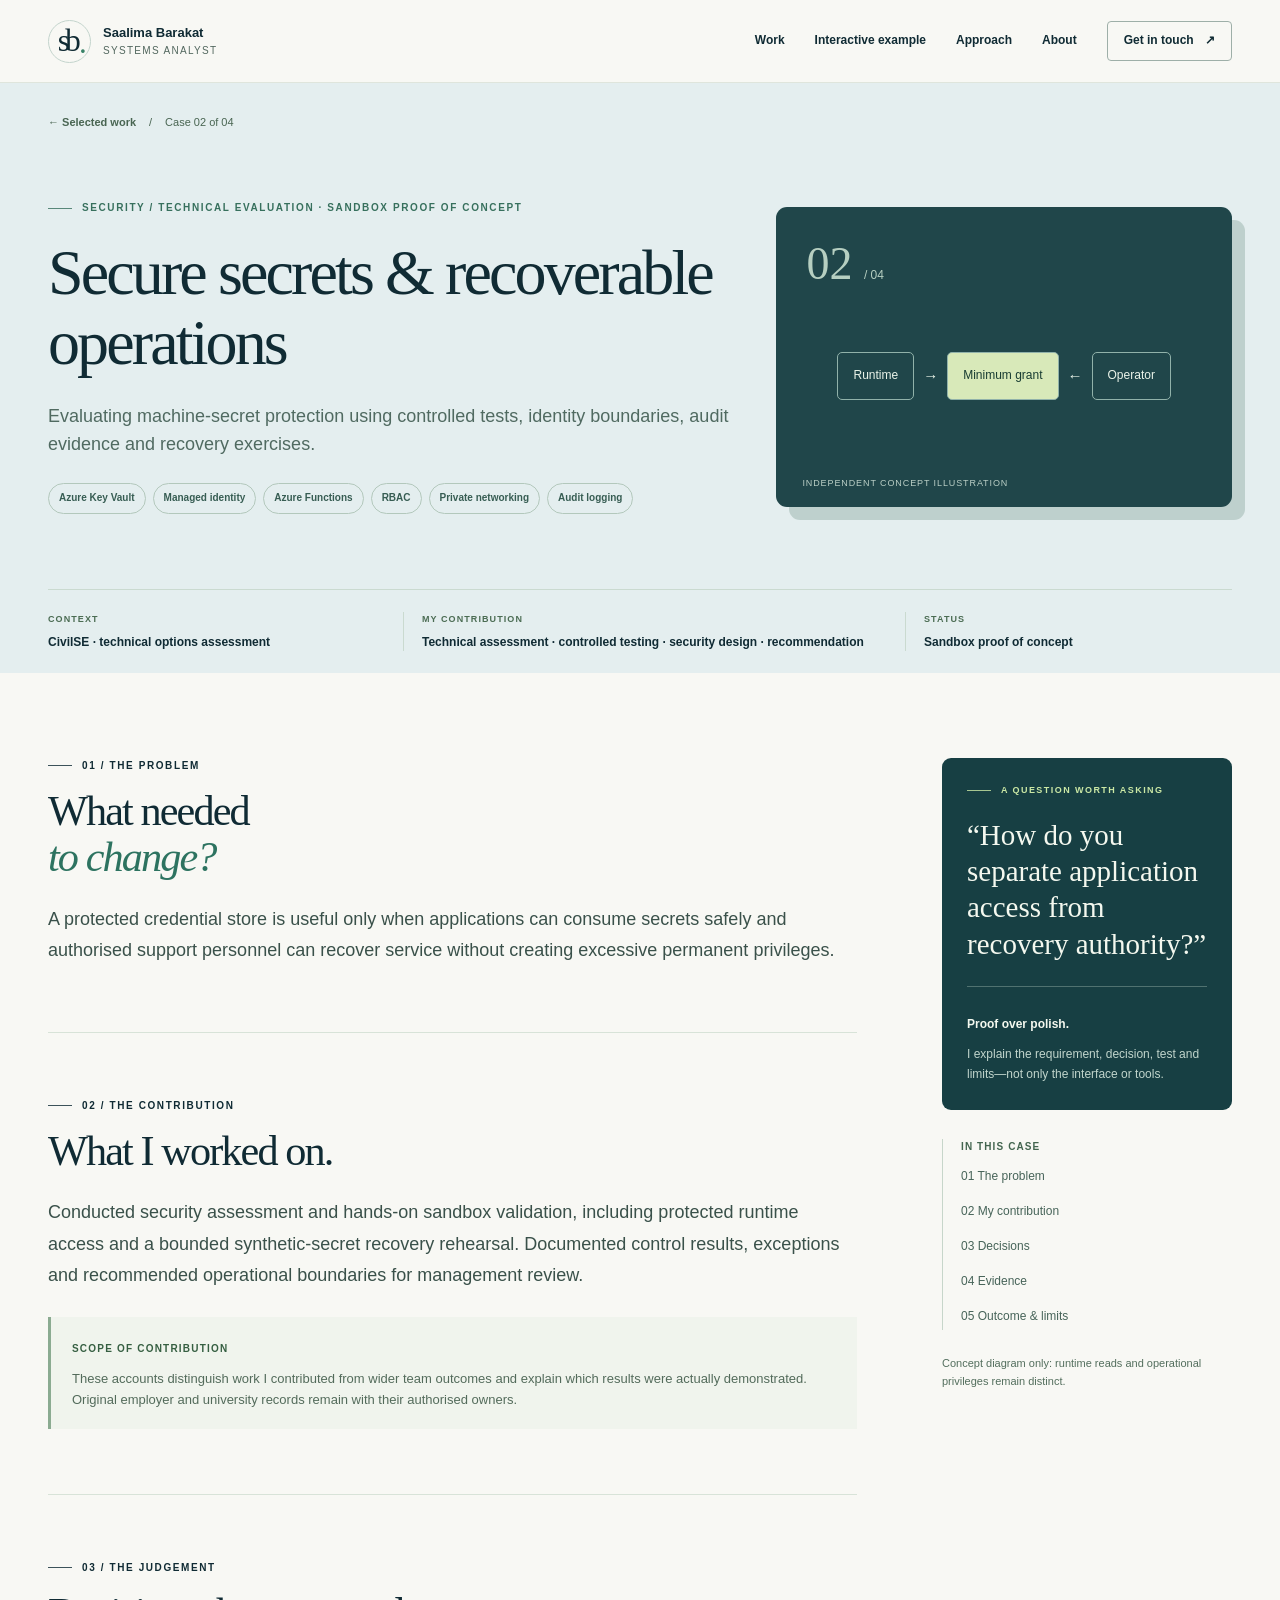
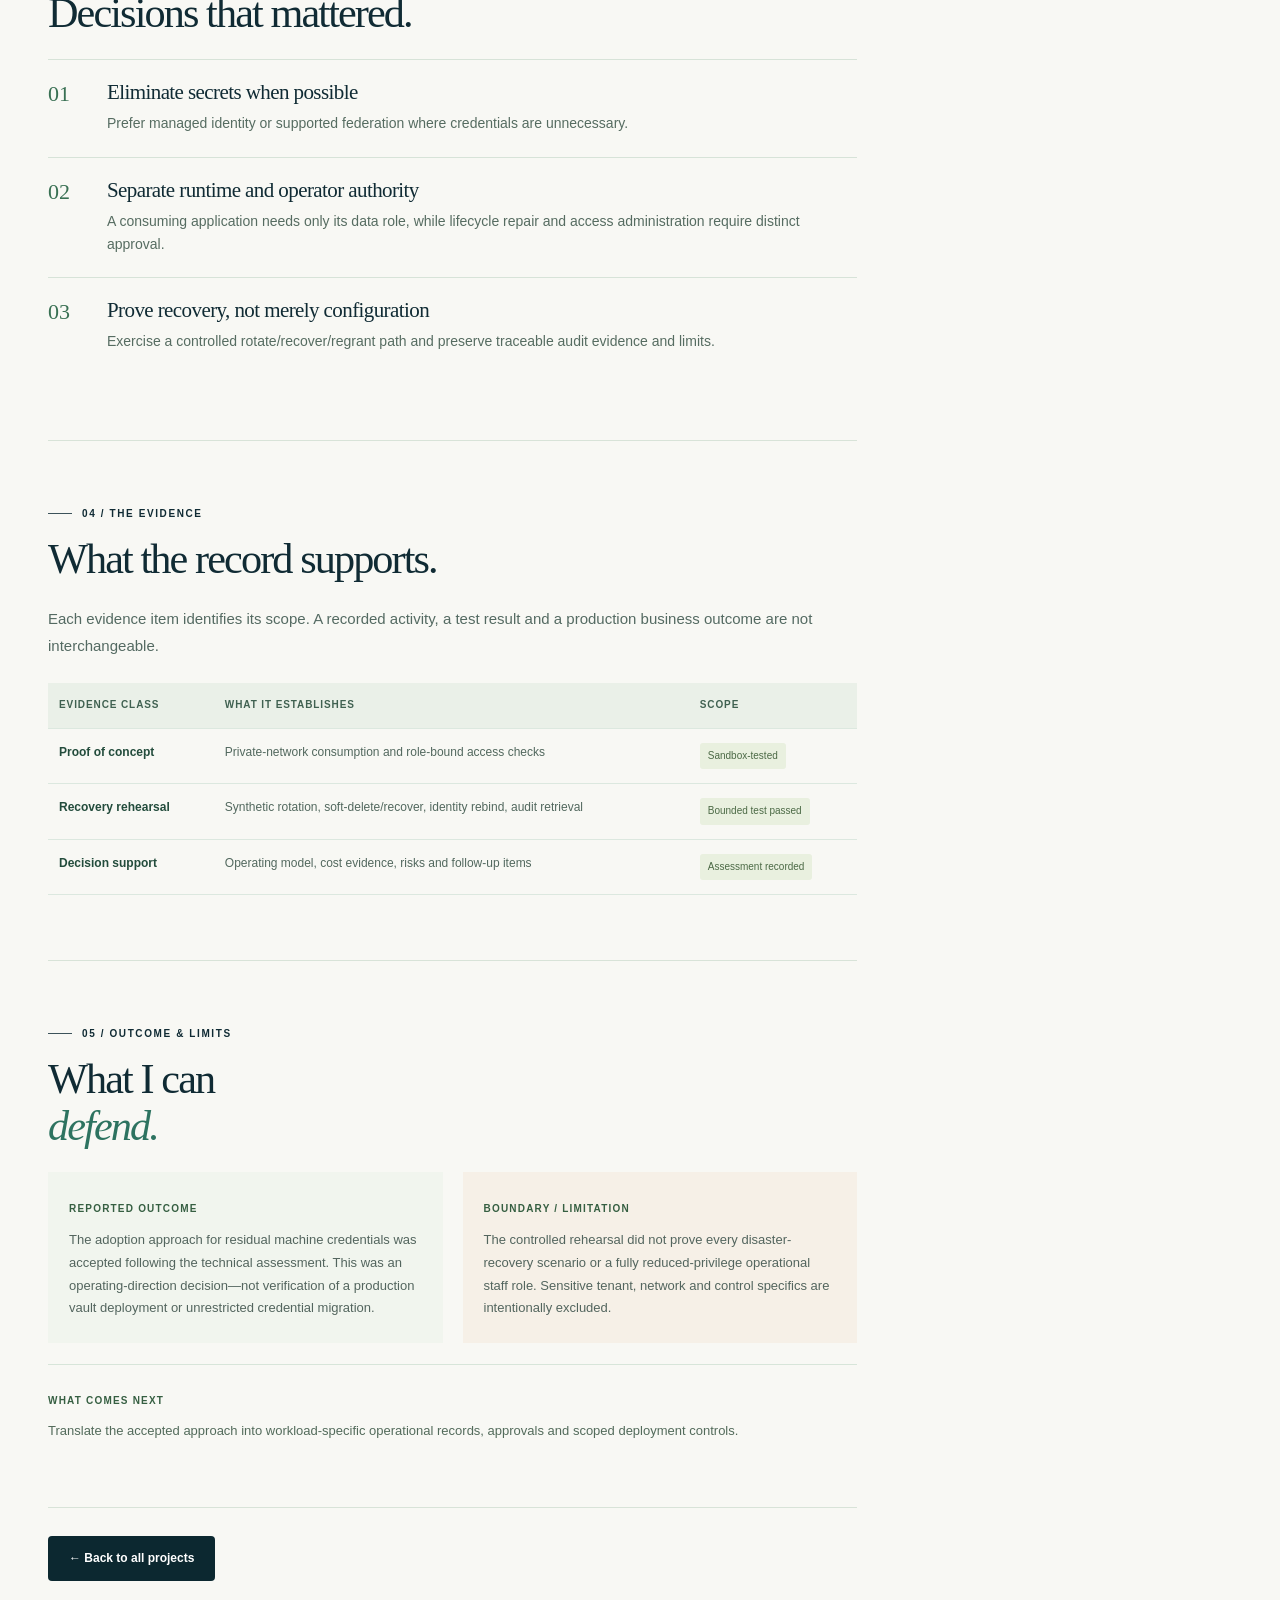
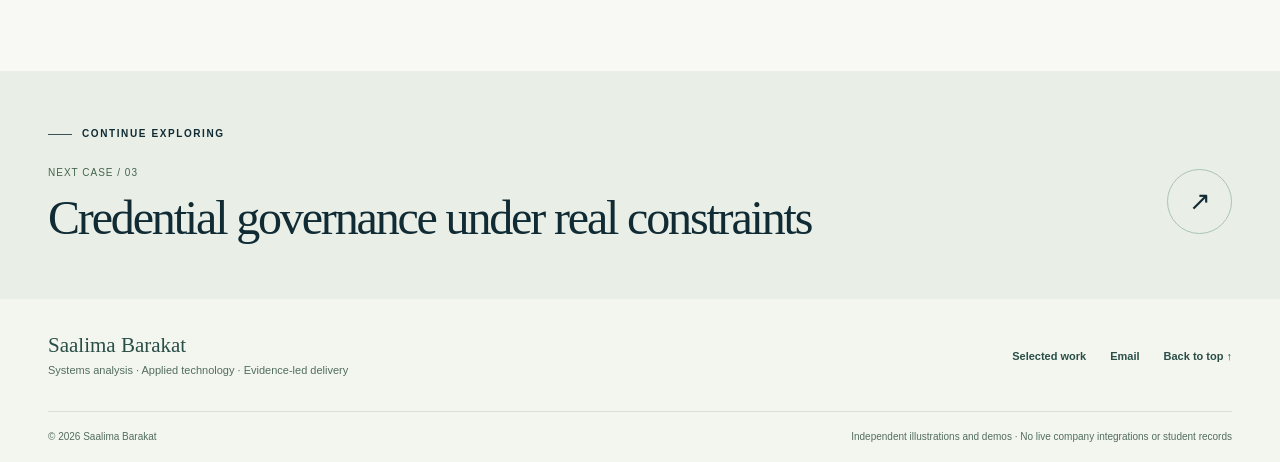
<file: azure-key-vault.html>
<!doctype html>
<html lang="en-AU">
<head>
  <meta charset="utf-8">
  <meta name="viewport" content="width=device-width, initial-scale=1">
  <meta name="robots" content="index,follow">
  <meta name="referrer" content="strict-origin-when-cross-origin">
  <meta name="theme-color" content="#102a34">
  <meta name="description" content="Evaluating machine-secret protection using controlled tests, identity boundaries, audit evidence and recovery exercises.">
  <meta property="og:type" content="website">
  <meta property="og:title" content="Secure secrets &amp; recoverable operations | Saalima Barakat">
  <meta property="og:description" content="Evaluating machine-secret protection using controlled tests, identity boundaries, audit evidence and recovery exercises.">
  <meta property="og:image" content="../assets/og-card.svg">
  <title>Secure secrets &amp; recoverable operations | Saalima Barakat</title>
  <link rel="icon" type="image/svg+xml" href="../assets/favicon.svg">
  <link rel="stylesheet" href="../assets/style.css">
  <script src="../assets/capacity-rules.js" defer></script>
  <script src="../assets/main.js" defer></script>
  
</head>
<body class="">
<a href="#main" class="skip">Skip to content</a>

<header class="header">
  <div class="container header-inner">
    <a class="identity" href="../index.html" aria-label="Saalima Barakat — Home"><span class="monogram">sb<span class="monogram-point">.</span></span><span class="identity-text"><strong>Saalima Barakat</strong><small>Systems Analyst</small></span></a>
    <button class="menu-toggle" type="button" aria-expanded="false" aria-controls="site-nav" aria-label="Open navigation"><span></span><span></span></button>
    <nav class="nav-links" id="site-nav" aria-label="Site navigation">
      <a href="../index.html#work">Work</a>
      <a href="../index.html#demo">Interactive example</a>
      <a href="../index.html#approach">Approach</a>
      <a href="../index.html#about">About</a>
      <a class="nav-cta" href="../index.html#contact">Get in touch <span aria-hidden="true">↗</span></a>
    </nav>
  </div>
</header>
<main id="main">

<article class="case-page case-theme-blue">
  <div class="case-header">
    <div class="container">
      <div class="crumb"><a href="../index.html#work">← Selected work</a><span>/</span><span>Case 02 of 04</span></div>
      <div class="case-hero-grid"><div><div class="section-kicker case-kicker">SECURITY / TECHNICAL EVALUATION · Sandbox proof of concept</div><h1>Secure secrets &amp; recoverable operations</h1><p class="case-deck">Evaluating machine-secret protection using controlled tests, identity boundaries, audit evidence and recovery exercises.</p><div class="tag-line"><span>Azure Key Vault</span><span>Managed identity</span><span>Azure Functions</span><span>RBAC</span><span>Private networking</span><span>Audit logging</span></div></div><div class="case-hero-art" aria-label="Conceptual diagram, not an original employer artifact"><div class="case-visual-index">02 <span>/ 04</span></div>
      <div class="big-art-network"><span>Runtime</span><b>→</b><span>Minimum grant</span><b>←</b><span>Operator</span></div>
      
      <span class="art-disclosure">Independent concept illustration</span></div></div>
      <div class="case-statline"><div><small>CONTEXT</small><strong>CivilSE · technical options assessment</strong></div><div><small>MY CONTRIBUTION</small><strong>Technical assessment · controlled testing · security design · recommendation</strong></div><div><small>STATUS</small><strong>Sandbox proof of concept</strong></div></div>
    </div>
  </div>
  <div class="container case-content-grid">
    <div class="case-story">
      <section class="case-block" id="challenge"><span class="section-kicker">01 / THE PROBLEM</span><h2>What needed<br><em>to change?</em></h2><p class="big-prose">A protected credential store is useful only when applications can consume secrets safely and authorised support personnel can recover service without creating excessive permanent privileges.</p></section>
      <section class="case-block" id="role"><span class="section-kicker">02 / THE CONTRIBUTION</span><h2>What I worked on.</h2><p class="big-prose">Conducted security assessment and hands-on sandbox validation, including protected runtime access and a bounded synthetic-secret recovery rehearsal. Documented control results, exceptions and recommended operational boundaries for management review.</p><div class="case-note"><span>SCOPE OF CONTRIBUTION</span><p>These accounts distinguish work I contributed from wider team outcomes and explain which results were actually demonstrated. Original employer and university records remain with their authorised owners.</p></div></section>
      <section class="case-block" id="decision"><span class="section-kicker">03 / THE JUDGEMENT</span><h2>Decisions that mattered.</h2><div class="decision-list"><div class="decision"><span>01</span><div><h3>Eliminate secrets when possible</h3><p>Prefer managed identity or supported federation where credentials are unnecessary.</p></div></div><div class="decision"><span>02</span><div><h3>Separate runtime and operator authority</h3><p>A consuming application needs only its data role, while lifecycle repair and access administration require distinct approval.</p></div></div><div class="decision"><span>03</span><div><h3>Prove recovery, not merely configuration</h3><p>Exercise a controlled rotate/recover/regrant path and preserve traceable audit evidence and limits.</p></div></div></div></section>
      <section class="case-block" id="evidence"><span class="section-kicker">04 / THE EVIDENCE</span><h2>What the record supports.</h2><p>Each evidence item identifies its scope. A recorded activity, a test result and a production business outcome are not interchangeable.</p><div class="evidence-table-wrap"><table class="evidence-table"><thead><tr><th scope="col">Evidence class</th><th scope="col">What it establishes</th><th scope="col">Scope</th></tr></thead><tbody><tr><td><strong>Proof of concept</strong></td><td>Private-network consumption and role-bound access checks</td><td><span class="evidence-state">Sandbox-tested</span></td></tr><tr><td><strong>Recovery rehearsal</strong></td><td>Synthetic rotation, soft-delete/recover, identity rebind, audit retrieval</td><td><span class="evidence-state">Bounded test passed</span></td></tr><tr><td><strong>Decision support</strong></td><td>Operating model, cost evidence, risks and follow-up items</td><td><span class="evidence-state">Assessment recorded</span></td></tr></tbody></table></div></section>
      <section class="case-block" id="outcome"><span class="section-kicker">05 / OUTCOME & LIMITS</span><h2>What I can<br><em>defend.</em></h2><div class="outcome-grid"><div><span>REPORTED OUTCOME</span><p>The adoption approach for residual machine credentials was accepted following the technical assessment. This was an operating-direction decision—not verification of a production vault deployment or unrestricted credential migration.</p></div><div><span>BOUNDARY / LIMITATION</span><p>The controlled rehearsal did not prove every disaster-recovery scenario or a fully reduced-privilege operational staff role. Sensitive tenant, network and control specifics are intentionally excluded.</p></div></div><div class="next-step"><span>WHAT COMES NEXT</span><p>Translate the accepted approach into workload-specific operational records, approvals and scoped deployment controls.</p></div></section>
      <div class="case-end"><a class="button button-dark" href="../index.html#work">← Back to all projects</a></div>
    </div>
    <aside class="case-sidebar"><div class="sidebar-card"><span class="section-kicker">A QUESTION WORTH ASKING</span><blockquote>“How do you separate application access from recovery authority?”</blockquote><div class="sidebar-rule"></div><strong>Proof over polish.</strong><p>I explain the requirement, decision, test and limits—not only the interface or tools.</p></div><div class="sidebar-toc"><span>IN THIS CASE</span><a href="#challenge">01 The problem</a><a href="#role">02 My contribution</a><a href="#decision">03 Decisions</a><a href="#evidence">04 Evidence</a><a href="#outcome">05 Outcome & limits</a></div><p class="sidebar-disclosure">Concept diagram only: runtime reads and operational privileges remain distinct.</p></aside>
  </div>
  <section class="case-next-section"><div class="container"><span class="section-kicker">CONTINUE EXPLORING</span><div class="next-case-row"><div><small>NEXT CASE / 03</small><h2>Credential governance under real constraints</h2></div><a class="round-next" href="credential-governance.html" aria-label="Read next case: Credential governance under real constraints">↗</a></div></div></section>
</article>

</main>
<footer class="footer">
  <div class="container foot-grid">
    <div><span class="foot-name">Saalima Barakat</span><span class="foot-sub">Systems analysis · Applied technology · Evidence-led delivery</span></div>
    <div class="foot-right"><a href="../index.html#work">Selected work</a><a href="mailto:0719saalima@gmail.com?subject=Systems%20Analyst%20opportunity">Email</a><a href="#main">Back to top ↑</a></div>
  </div>
  <div class="container foot-base"><span>© 2026 Saalima Barakat</span><span>Independent illustrations and demos · No live company integrations or student records</span></div>
</footer>
</body>
</html>
</file>
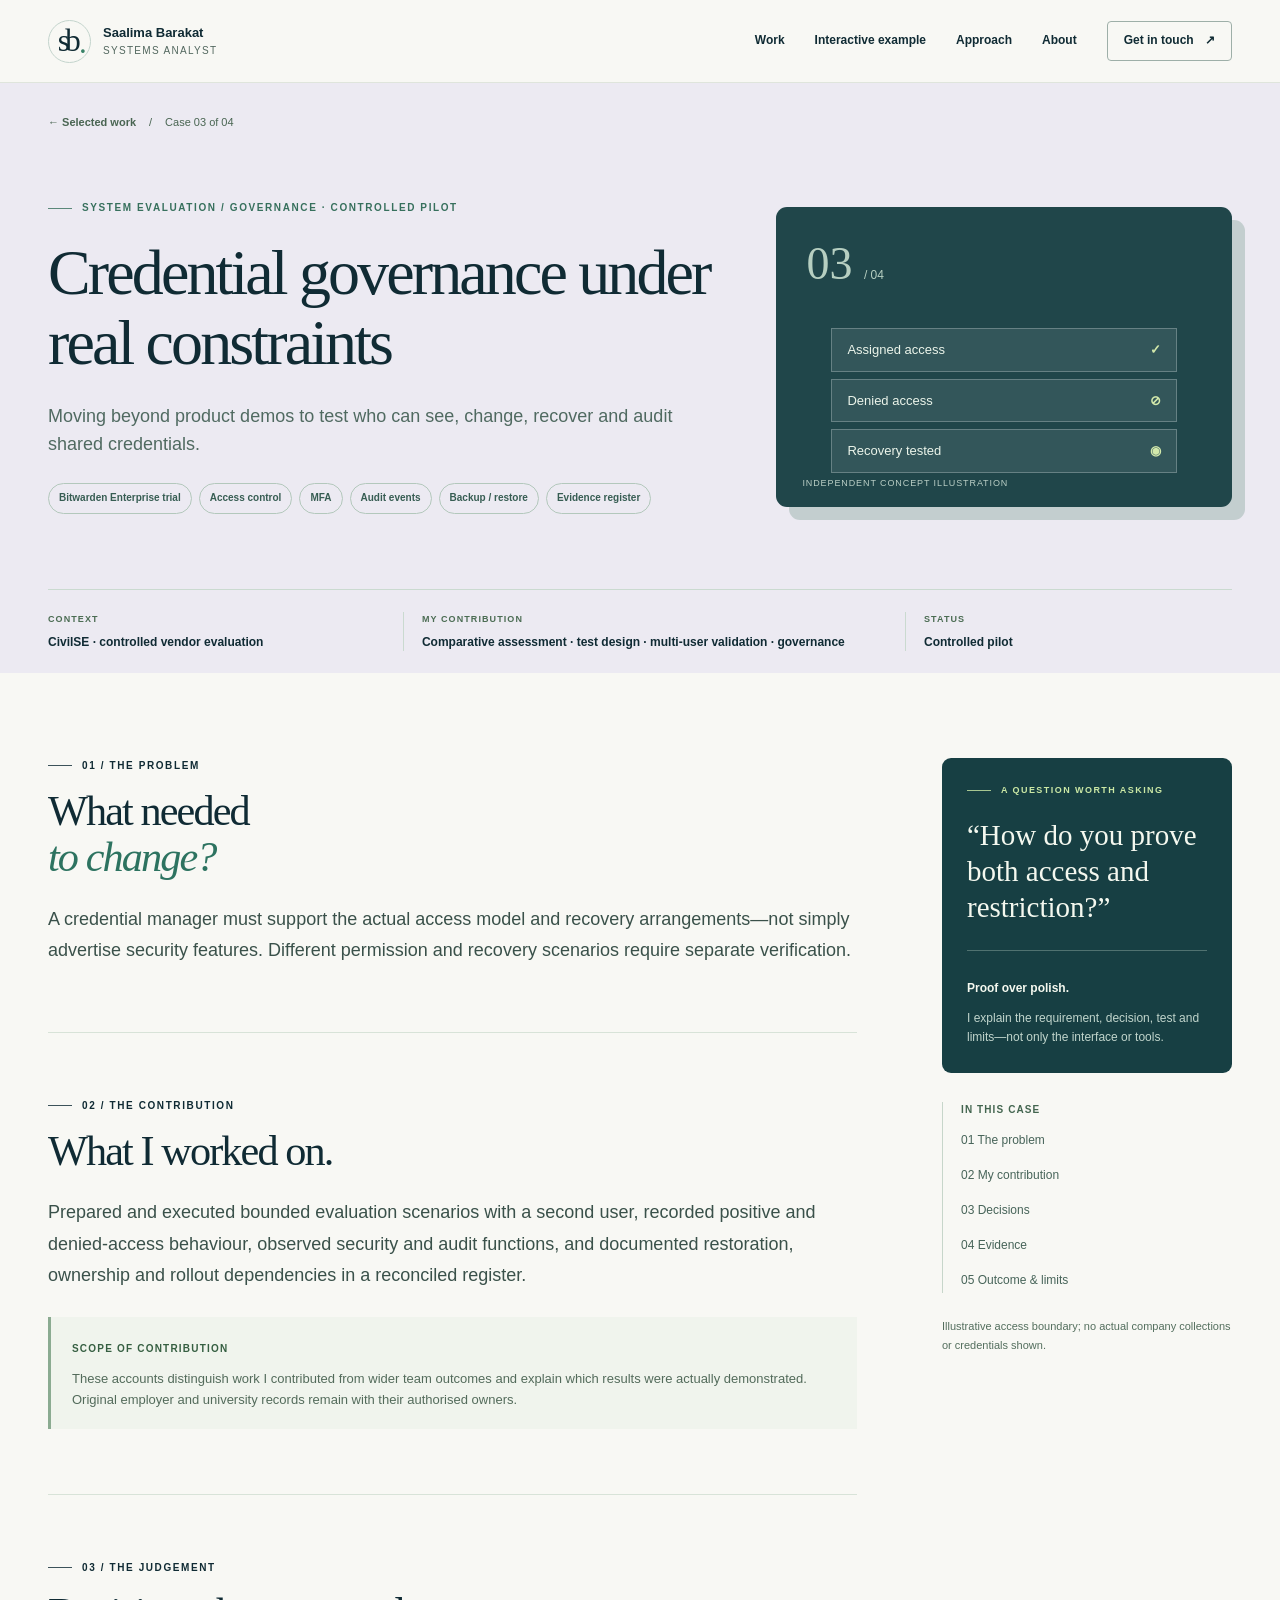
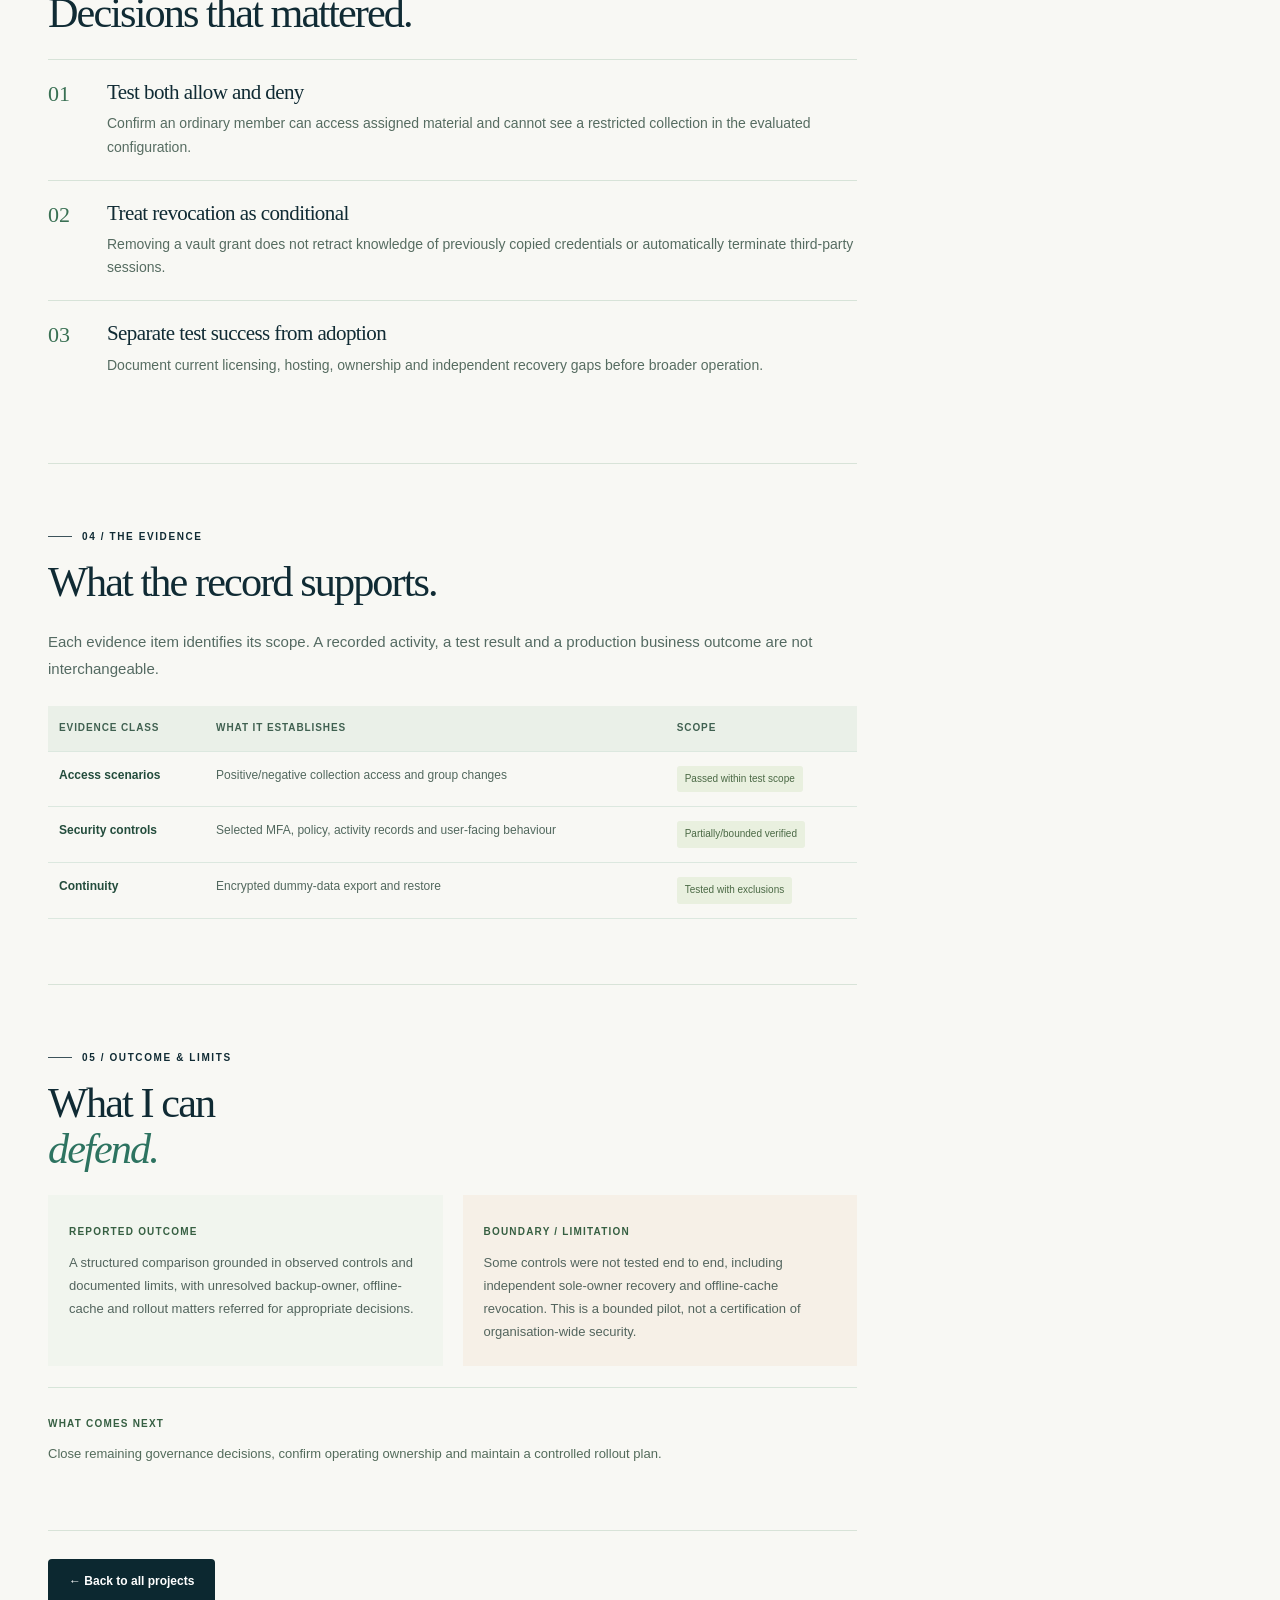
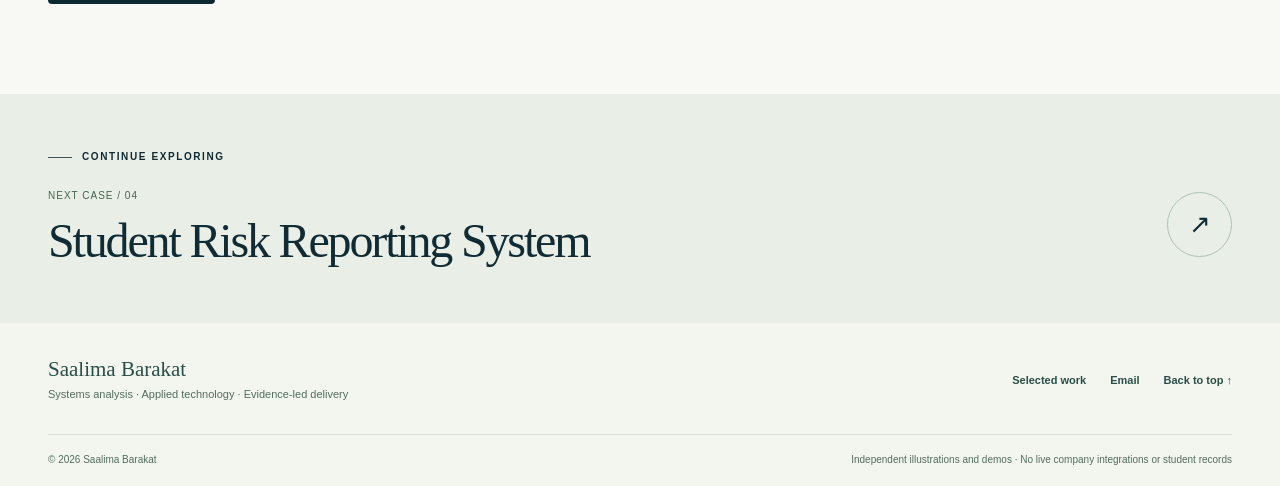
<file: credential-governance.html>
<!doctype html>
<html lang="en-AU">
<head>
  <meta charset="utf-8">
  <meta name="viewport" content="width=device-width, initial-scale=1">
  <meta name="robots" content="index,follow">
  <meta name="referrer" content="strict-origin-when-cross-origin">
  <meta name="theme-color" content="#102a34">
  <meta name="description" content="Moving beyond product demos to test who can see, change, recover and audit shared credentials.">
  <meta property="og:type" content="website">
  <meta property="og:title" content="Credential governance under real constraints | Saalima Barakat">
  <meta property="og:description" content="Moving beyond product demos to test who can see, change, recover and audit shared credentials.">
  <meta property="og:image" content="../assets/og-card.svg">
  <title>Credential governance under real constraints | Saalima Barakat</title>
  <link rel="icon" type="image/svg+xml" href="../assets/favicon.svg">
  <link rel="stylesheet" href="../assets/style.css">
  <script src="../assets/capacity-rules.js" defer></script>
  <script src="../assets/main.js" defer></script>
  
</head>
<body class="">
<a href="#main" class="skip">Skip to content</a>

<header class="header">
  <div class="container header-inner">
    <a class="identity" href="../index.html" aria-label="Saalima Barakat — Home"><span class="monogram">sb<span class="monogram-point">.</span></span><span class="identity-text"><strong>Saalima Barakat</strong><small>Systems Analyst</small></span></a>
    <button class="menu-toggle" type="button" aria-expanded="false" aria-controls="site-nav" aria-label="Open navigation"><span></span><span></span></button>
    <nav class="nav-links" id="site-nav" aria-label="Site navigation">
      <a href="../index.html#work">Work</a>
      <a href="../index.html#demo">Interactive example</a>
      <a href="../index.html#approach">Approach</a>
      <a href="../index.html#about">About</a>
      <a class="nav-cta" href="../index.html#contact">Get in touch <span aria-hidden="true">↗</span></a>
    </nav>
  </div>
</header>
<main id="main">

<article class="case-page case-theme-violet">
  <div class="case-header">
    <div class="container">
      <div class="crumb"><a href="../index.html#work">← Selected work</a><span>/</span><span>Case 03 of 04</span></div>
      <div class="case-hero-grid"><div><div class="section-kicker case-kicker">SYSTEM EVALUATION / GOVERNANCE · Controlled pilot</div><h1>Credential governance under real constraints</h1><p class="case-deck">Moving beyond product demos to test who can see, change, recover and audit shared credentials.</p><div class="tag-line"><span>Bitwarden Enterprise trial</span><span>Access control</span><span>MFA</span><span>Audit events</span><span>Backup / restore</span><span>Evidence register</span></div></div><div class="case-hero-art" aria-label="Conceptual diagram, not an original employer artifact"><div class="case-visual-index">03 <span>/ 04</span></div>
      <div class="big-art-access"><div>Assigned access <b>✓</b></div><div>Denied access <b>⊘</b></div><div>Recovery tested <b>◉</b></div></div>
      
      <span class="art-disclosure">Independent concept illustration</span></div></div>
      <div class="case-statline"><div><small>CONTEXT</small><strong>CivilSE · controlled vendor evaluation</strong></div><div><small>MY CONTRIBUTION</small><strong>Comparative assessment · test design · multi-user validation · governance</strong></div><div><small>STATUS</small><strong>Controlled pilot</strong></div></div>
    </div>
  </div>
  <div class="container case-content-grid">
    <div class="case-story">
      <section class="case-block" id="challenge"><span class="section-kicker">01 / THE PROBLEM</span><h2>What needed<br><em>to change?</em></h2><p class="big-prose">A credential manager must support the actual access model and recovery arrangements—not simply advertise security features. Different permission and recovery scenarios require separate verification.</p></section>
      <section class="case-block" id="role"><span class="section-kicker">02 / THE CONTRIBUTION</span><h2>What I worked on.</h2><p class="big-prose">Prepared and executed bounded evaluation scenarios with a second user, recorded positive and denied-access behaviour, observed security and audit functions, and documented restoration, ownership and rollout dependencies in a reconciled register.</p><div class="case-note"><span>SCOPE OF CONTRIBUTION</span><p>These accounts distinguish work I contributed from wider team outcomes and explain which results were actually demonstrated. Original employer and university records remain with their authorised owners.</p></div></section>
      <section class="case-block" id="decision"><span class="section-kicker">03 / THE JUDGEMENT</span><h2>Decisions that mattered.</h2><div class="decision-list"><div class="decision"><span>01</span><div><h3>Test both allow and deny</h3><p>Confirm an ordinary member can access assigned material and cannot see a restricted collection in the evaluated configuration.</p></div></div><div class="decision"><span>02</span><div><h3>Treat revocation as conditional</h3><p>Removing a vault grant does not retract knowledge of previously copied credentials or automatically terminate third-party sessions.</p></div></div><div class="decision"><span>03</span><div><h3>Separate test success from adoption</h3><p>Document current licensing, hosting, ownership and independent recovery gaps before broader operation.</p></div></div></div></section>
      <section class="case-block" id="evidence"><span class="section-kicker">04 / THE EVIDENCE</span><h2>What the record supports.</h2><p>Each evidence item identifies its scope. A recorded activity, a test result and a production business outcome are not interchangeable.</p><div class="evidence-table-wrap"><table class="evidence-table"><thead><tr><th scope="col">Evidence class</th><th scope="col">What it establishes</th><th scope="col">Scope</th></tr></thead><tbody><tr><td><strong>Access scenarios</strong></td><td>Positive/negative collection access and group changes</td><td><span class="evidence-state">Passed within test scope</span></td></tr><tr><td><strong>Security controls</strong></td><td>Selected MFA, policy, activity records and user-facing behaviour</td><td><span class="evidence-state">Partially/bounded verified</span></td></tr><tr><td><strong>Continuity</strong></td><td>Encrypted dummy-data export and restore</td><td><span class="evidence-state">Tested with exclusions</span></td></tr></tbody></table></div></section>
      <section class="case-block" id="outcome"><span class="section-kicker">05 / OUTCOME & LIMITS</span><h2>What I can<br><em>defend.</em></h2><div class="outcome-grid"><div><span>REPORTED OUTCOME</span><p>A structured comparison grounded in observed controls and documented limits, with unresolved backup-owner, offline-cache and rollout matters referred for appropriate decisions.</p></div><div><span>BOUNDARY / LIMITATION</span><p>Some controls were not tested end to end, including independent sole-owner recovery and offline-cache revocation. This is a bounded pilot, not a certification of organisation-wide security.</p></div></div><div class="next-step"><span>WHAT COMES NEXT</span><p>Close remaining governance decisions, confirm operating ownership and maintain a controlled rollout plan.</p></div></section>
      <div class="case-end"><a class="button button-dark" href="../index.html#work">← Back to all projects</a></div>
    </div>
    <aside class="case-sidebar"><div class="sidebar-card"><span class="section-kicker">A QUESTION WORTH ASKING</span><blockquote>“How do you prove both access and restriction?”</blockquote><div class="sidebar-rule"></div><strong>Proof over polish.</strong><p>I explain the requirement, decision, test and limits—not only the interface or tools.</p></div><div class="sidebar-toc"><span>IN THIS CASE</span><a href="#challenge">01 The problem</a><a href="#role">02 My contribution</a><a href="#decision">03 Decisions</a><a href="#evidence">04 Evidence</a><a href="#outcome">05 Outcome & limits</a></div><p class="sidebar-disclosure">Illustrative access boundary; no actual company collections or credentials shown.</p></aside>
  </div>
  <section class="case-next-section"><div class="container"><span class="section-kicker">CONTINUE EXPLORING</span><div class="next-case-row"><div><small>NEXT CASE / 04</small><h2>Student Risk Reporting System</h2></div><a class="round-next" href="student-risk.html" aria-label="Read next case: Student Risk Reporting System">↗</a></div></div></section>
</article>

</main>
<footer class="footer">
  <div class="container foot-grid">
    <div><span class="foot-name">Saalima Barakat</span><span class="foot-sub">Systems analysis · Applied technology · Evidence-led delivery</span></div>
    <div class="foot-right"><a href="../index.html#work">Selected work</a><a href="mailto:0719saalima@gmail.com?subject=Systems%20Analyst%20opportunity">Email</a><a href="#main">Back to top ↑</a></div>
  </div>
  <div class="container foot-base"><span>© 2026 Saalima Barakat</span><span>Independent illustrations and demos · No live company integrations or student records</span></div>
</footer>
</body>
</html>
</file>
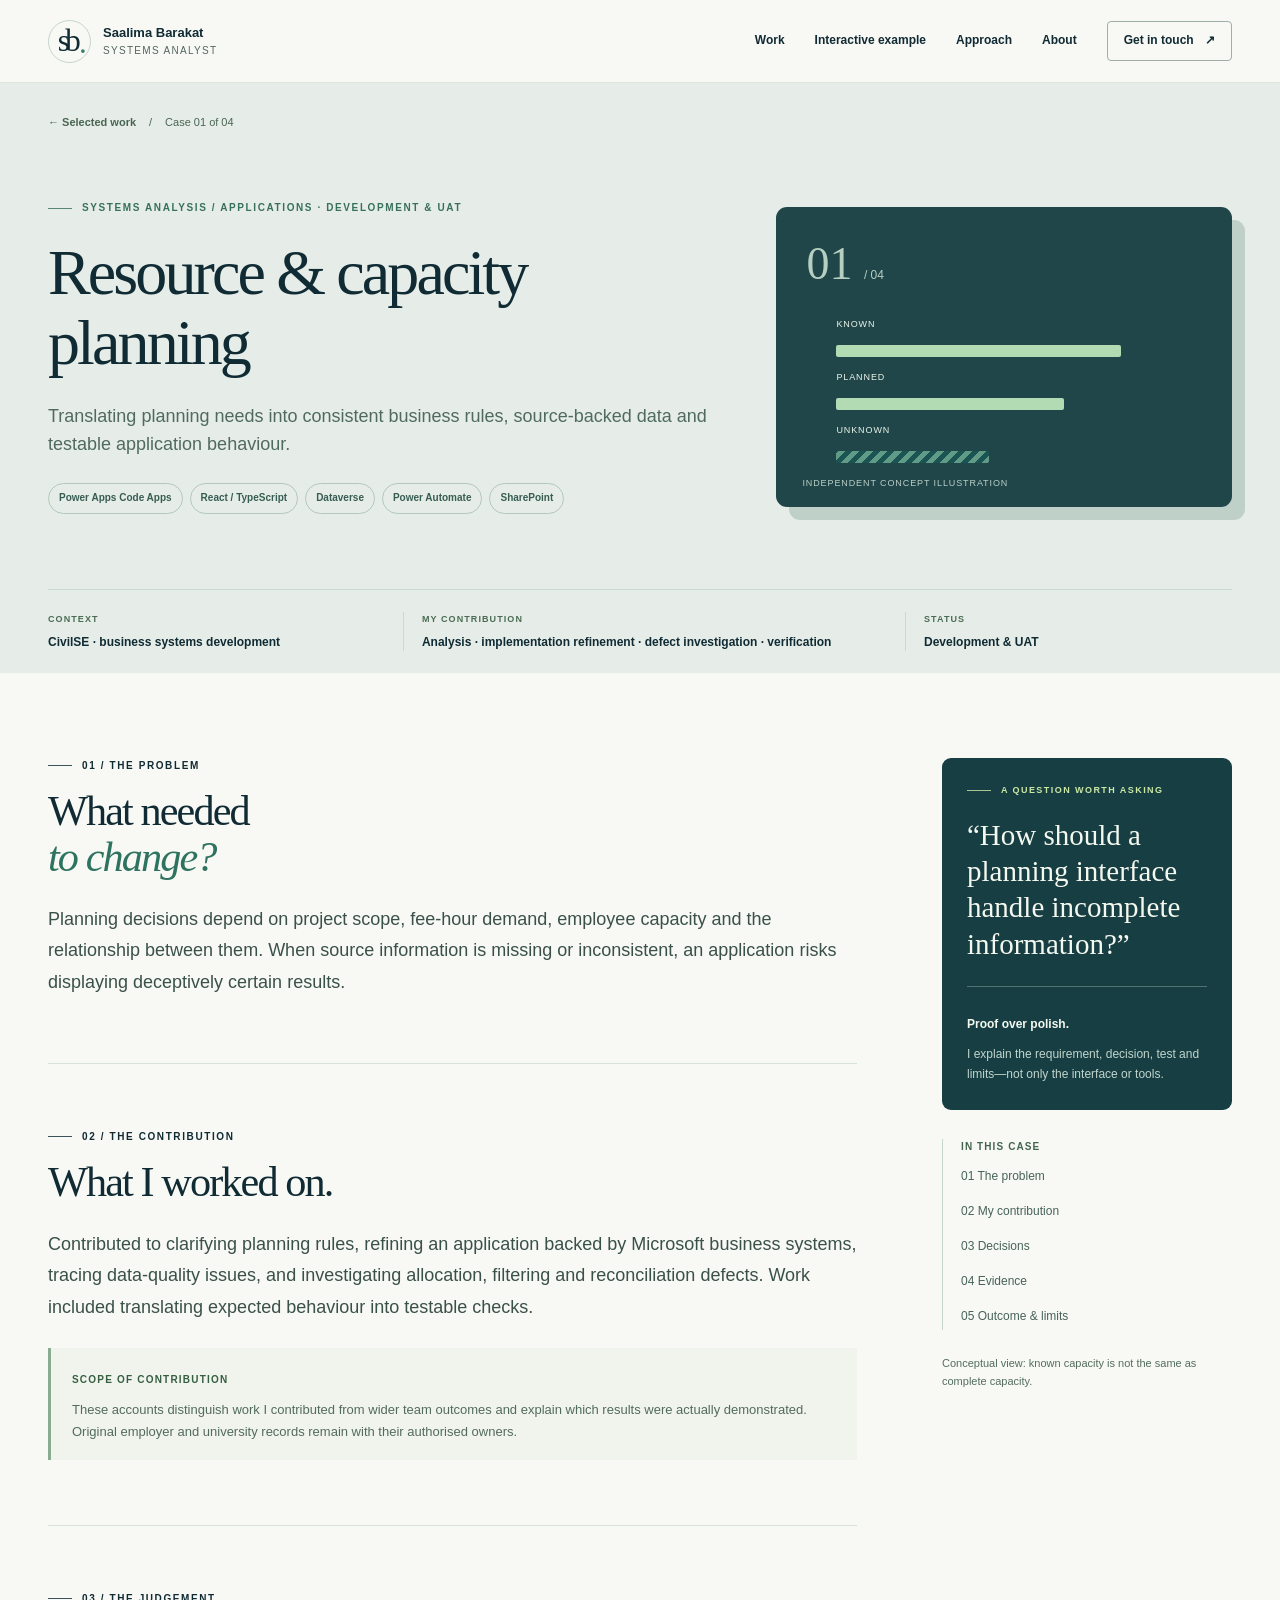
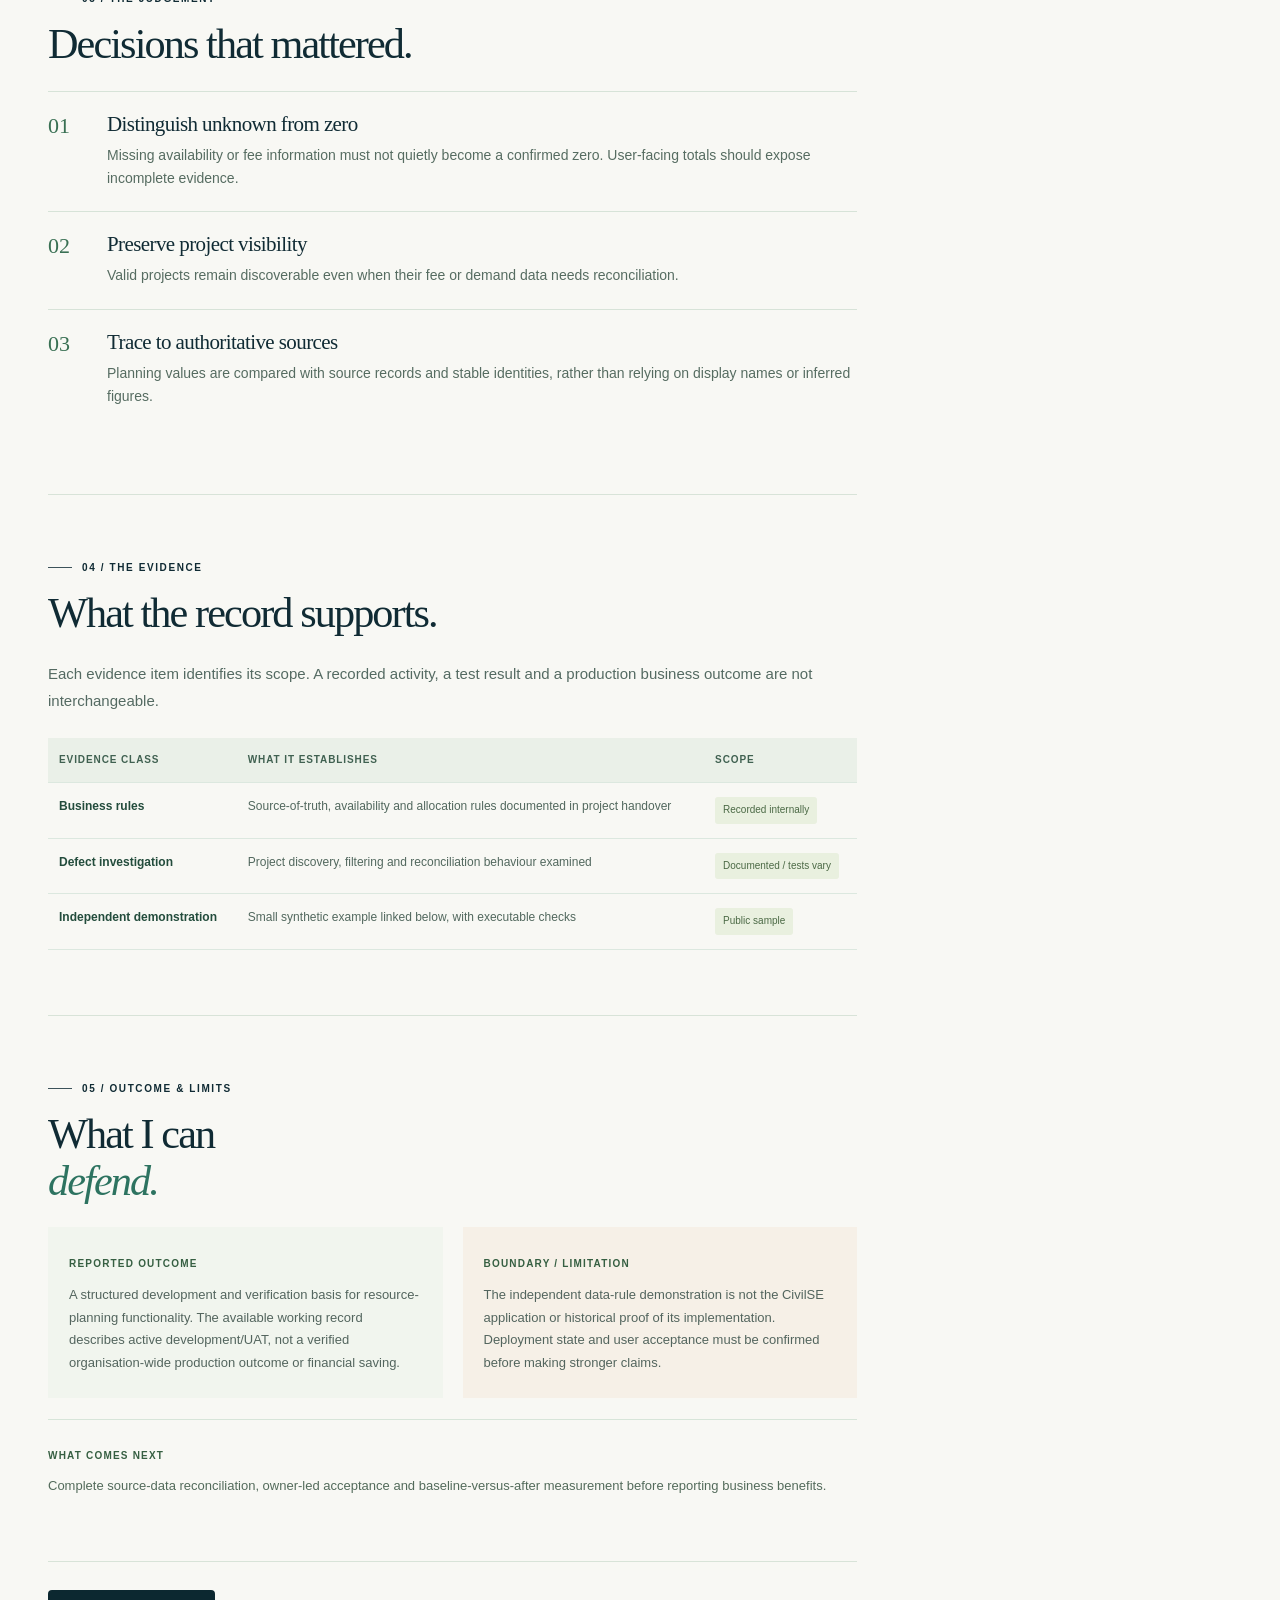
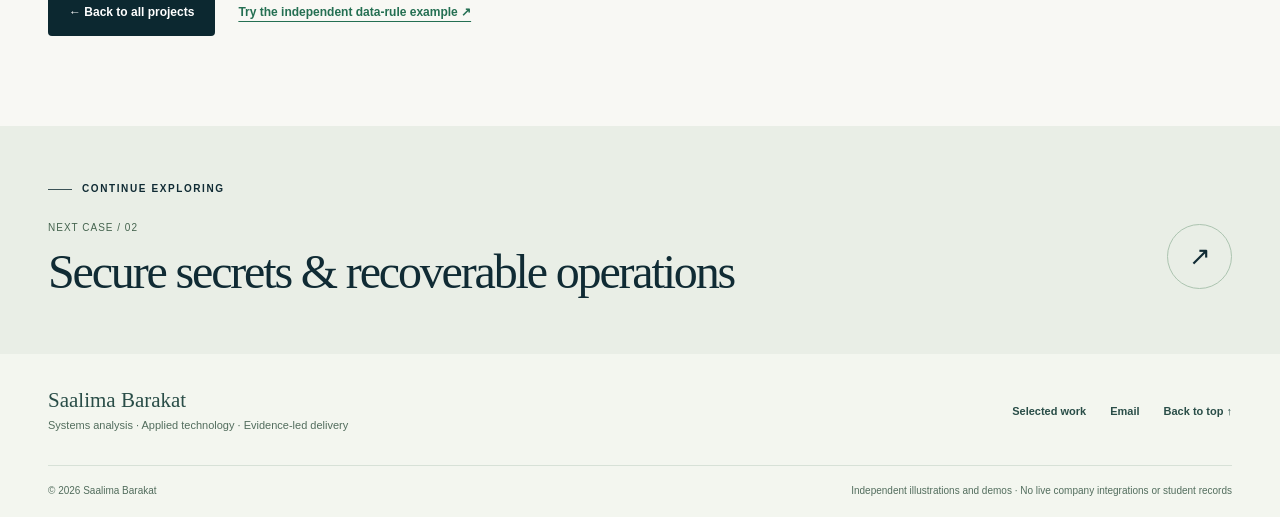
<file: resource-planning.html>
<!doctype html>
<html lang="en-AU">
<head>
  <meta charset="utf-8">
  <meta name="viewport" content="width=device-width, initial-scale=1">
  <meta name="robots" content="index,follow">
  <meta name="referrer" content="strict-origin-when-cross-origin">
  <meta name="theme-color" content="#102a34">
  <meta name="description" content="Translating planning needs into consistent business rules, source-backed data and testable application behaviour.">
  <meta property="og:type" content="website">
  <meta property="og:title" content="Resource &amp; capacity planning | Saalima Barakat">
  <meta property="og:description" content="Translating planning needs into consistent business rules, source-backed data and testable application behaviour.">
  <meta property="og:image" content="../assets/og-card.svg">
  <title>Resource &amp; capacity planning | Saalima Barakat</title>
  <link rel="icon" type="image/svg+xml" href="../assets/favicon.svg">
  <link rel="stylesheet" href="../assets/style.css">
  <script src="../assets/capacity-rules.js" defer></script>
  <script src="../assets/main.js" defer></script>
  
</head>
<body class="">
<a href="#main" class="skip">Skip to content</a>

<header class="header">
  <div class="container header-inner">
    <a class="identity" href="../index.html" aria-label="Saalima Barakat — Home"><span class="monogram">sb<span class="monogram-point">.</span></span><span class="identity-text"><strong>Saalima Barakat</strong><small>Systems Analyst</small></span></a>
    <button class="menu-toggle" type="button" aria-expanded="false" aria-controls="site-nav" aria-label="Open navigation"><span></span><span></span></button>
    <nav class="nav-links" id="site-nav" aria-label="Site navigation">
      <a href="../index.html#work">Work</a>
      <a href="../index.html#demo">Interactive example</a>
      <a href="../index.html#approach">Approach</a>
      <a href="../index.html#about">About</a>
      <a class="nav-cta" href="../index.html#contact">Get in touch <span aria-hidden="true">↗</span></a>
    </nav>
  </div>
</header>
<main id="main">

<article class="case-page case-theme-teal">
  <div class="case-header">
    <div class="container">
      <div class="crumb"><a href="../index.html#work">← Selected work</a><span>/</span><span>Case 01 of 04</span></div>
      <div class="case-hero-grid"><div><div class="section-kicker case-kicker">SYSTEMS ANALYSIS / APPLICATIONS · Development &amp; UAT</div><h1>Resource &amp; capacity planning</h1><p class="case-deck">Translating planning needs into consistent business rules, source-backed data and testable application behaviour.</p><div class="tag-line"><span>Power Apps Code Apps</span><span>React / TypeScript</span><span>Dataverse</span><span>Power Automate</span><span>SharePoint</span></div></div><div class="case-hero-art" aria-label="Conceptual diagram, not an original employer artifact"><div class="case-visual-index">01 <span>/ 04</span></div>
      <div class="big-art-planner"><span>KNOWN</span><i style="width:80%"></i><span>PLANNED</span><i style="width:64%"></i><span>UNKNOWN</span><i class="unknown" style="width:43%"></i></div>
      
      <span class="art-disclosure">Independent concept illustration</span></div></div>
      <div class="case-statline"><div><small>CONTEXT</small><strong>CivilSE · business systems development</strong></div><div><small>MY CONTRIBUTION</small><strong>Analysis · implementation refinement · defect investigation · verification</strong></div><div><small>STATUS</small><strong>Development &amp; UAT</strong></div></div>
    </div>
  </div>
  <div class="container case-content-grid">
    <div class="case-story">
      <section class="case-block" id="challenge"><span class="section-kicker">01 / THE PROBLEM</span><h2>What needed<br><em>to change?</em></h2><p class="big-prose">Planning decisions depend on project scope, fee-hour demand, employee capacity and the relationship between them. When source information is missing or inconsistent, an application risks displaying deceptively certain results.</p></section>
      <section class="case-block" id="role"><span class="section-kicker">02 / THE CONTRIBUTION</span><h2>What I worked on.</h2><p class="big-prose">Contributed to clarifying planning rules, refining an application backed by Microsoft business systems, tracing data-quality issues, and investigating allocation, filtering and reconciliation defects. Work included translating expected behaviour into testable checks.</p><div class="case-note"><span>SCOPE OF CONTRIBUTION</span><p>These accounts distinguish work I contributed from wider team outcomes and explain which results were actually demonstrated. Original employer and university records remain with their authorised owners.</p></div></section>
      <section class="case-block" id="decision"><span class="section-kicker">03 / THE JUDGEMENT</span><h2>Decisions that mattered.</h2><div class="decision-list"><div class="decision"><span>01</span><div><h3>Distinguish unknown from zero</h3><p>Missing availability or fee information must not quietly become a confirmed zero. User-facing totals should expose incomplete evidence.</p></div></div><div class="decision"><span>02</span><div><h3>Preserve project visibility</h3><p>Valid projects remain discoverable even when their fee or demand data needs reconciliation.</p></div></div><div class="decision"><span>03</span><div><h3>Trace to authoritative sources</h3><p>Planning values are compared with source records and stable identities, rather than relying on display names or inferred figures.</p></div></div></div></section>
      <section class="case-block" id="evidence"><span class="section-kicker">04 / THE EVIDENCE</span><h2>What the record supports.</h2><p>Each evidence item identifies its scope. A recorded activity, a test result and a production business outcome are not interchangeable.</p><div class="evidence-table-wrap"><table class="evidence-table"><thead><tr><th scope="col">Evidence class</th><th scope="col">What it establishes</th><th scope="col">Scope</th></tr></thead><tbody><tr><td><strong>Business rules</strong></td><td>Source-of-truth, availability and allocation rules documented in project handover</td><td><span class="evidence-state">Recorded internally</span></td></tr><tr><td><strong>Defect investigation</strong></td><td>Project discovery, filtering and reconciliation behaviour examined</td><td><span class="evidence-state">Documented / tests vary</span></td></tr><tr><td><strong>Independent demonstration</strong></td><td>Small synthetic example linked below, with executable checks</td><td><span class="evidence-state">Public sample</span></td></tr></tbody></table></div></section>
      <section class="case-block" id="outcome"><span class="section-kicker">05 / OUTCOME & LIMITS</span><h2>What I can<br><em>defend.</em></h2><div class="outcome-grid"><div><span>REPORTED OUTCOME</span><p>A structured development and verification basis for resource-planning functionality. The available working record describes active development/UAT, not a verified organisation-wide production outcome or financial saving.</p></div><div><span>BOUNDARY / LIMITATION</span><p>The independent data-rule demonstration is not the CivilSE application or historical proof of its implementation. Deployment state and user acceptance must be confirmed before making stronger claims.</p></div></div><div class="next-step"><span>WHAT COMES NEXT</span><p>Complete source-data reconciliation, owner-led acceptance and baseline-versus-after measurement before reporting business benefits.</p></div></section>
      <div class="case-end"><a class="button button-dark" href="../index.html#work">← Back to all projects</a><a class="inline-case-link" href="../index.html#demo">Try the independent data-rule example ↗</a></div>
    </div>
    <aside class="case-sidebar"><div class="sidebar-card"><span class="section-kicker">A QUESTION WORTH ASKING</span><blockquote>“How should a planning interface handle incomplete information?”</blockquote><div class="sidebar-rule"></div><strong>Proof over polish.</strong><p>I explain the requirement, decision, test and limits—not only the interface or tools.</p></div><div class="sidebar-toc"><span>IN THIS CASE</span><a href="#challenge">01 The problem</a><a href="#role">02 My contribution</a><a href="#decision">03 Decisions</a><a href="#evidence">04 Evidence</a><a href="#outcome">05 Outcome & limits</a></div><p class="sidebar-disclosure">Conceptual view: known capacity is not the same as complete capacity.</p></aside>
  </div>
  <section class="case-next-section"><div class="container"><span class="section-kicker">CONTINUE EXPLORING</span><div class="next-case-row"><div><small>NEXT CASE / 02</small><h2>Secure secrets &amp; recoverable operations</h2></div><a class="round-next" href="azure-key-vault.html" aria-label="Read next case: Secure secrets &amp; recoverable operations">↗</a></div></div></section>
</article>

</main>
<footer class="footer">
  <div class="container foot-grid">
    <div><span class="foot-name">Saalima Barakat</span><span class="foot-sub">Systems analysis · Applied technology · Evidence-led delivery</span></div>
    <div class="foot-right"><a href="../index.html#work">Selected work</a><a href="mailto:0719saalima@gmail.com?subject=Systems%20Analyst%20opportunity">Email</a><a href="#main">Back to top ↑</a></div>
  </div>
  <div class="container foot-base"><span>© 2026 Saalima Barakat</span><span>Independent illustrations and demos · No live company integrations or student records</span></div>
</footer>
</body>
</html>
</file>
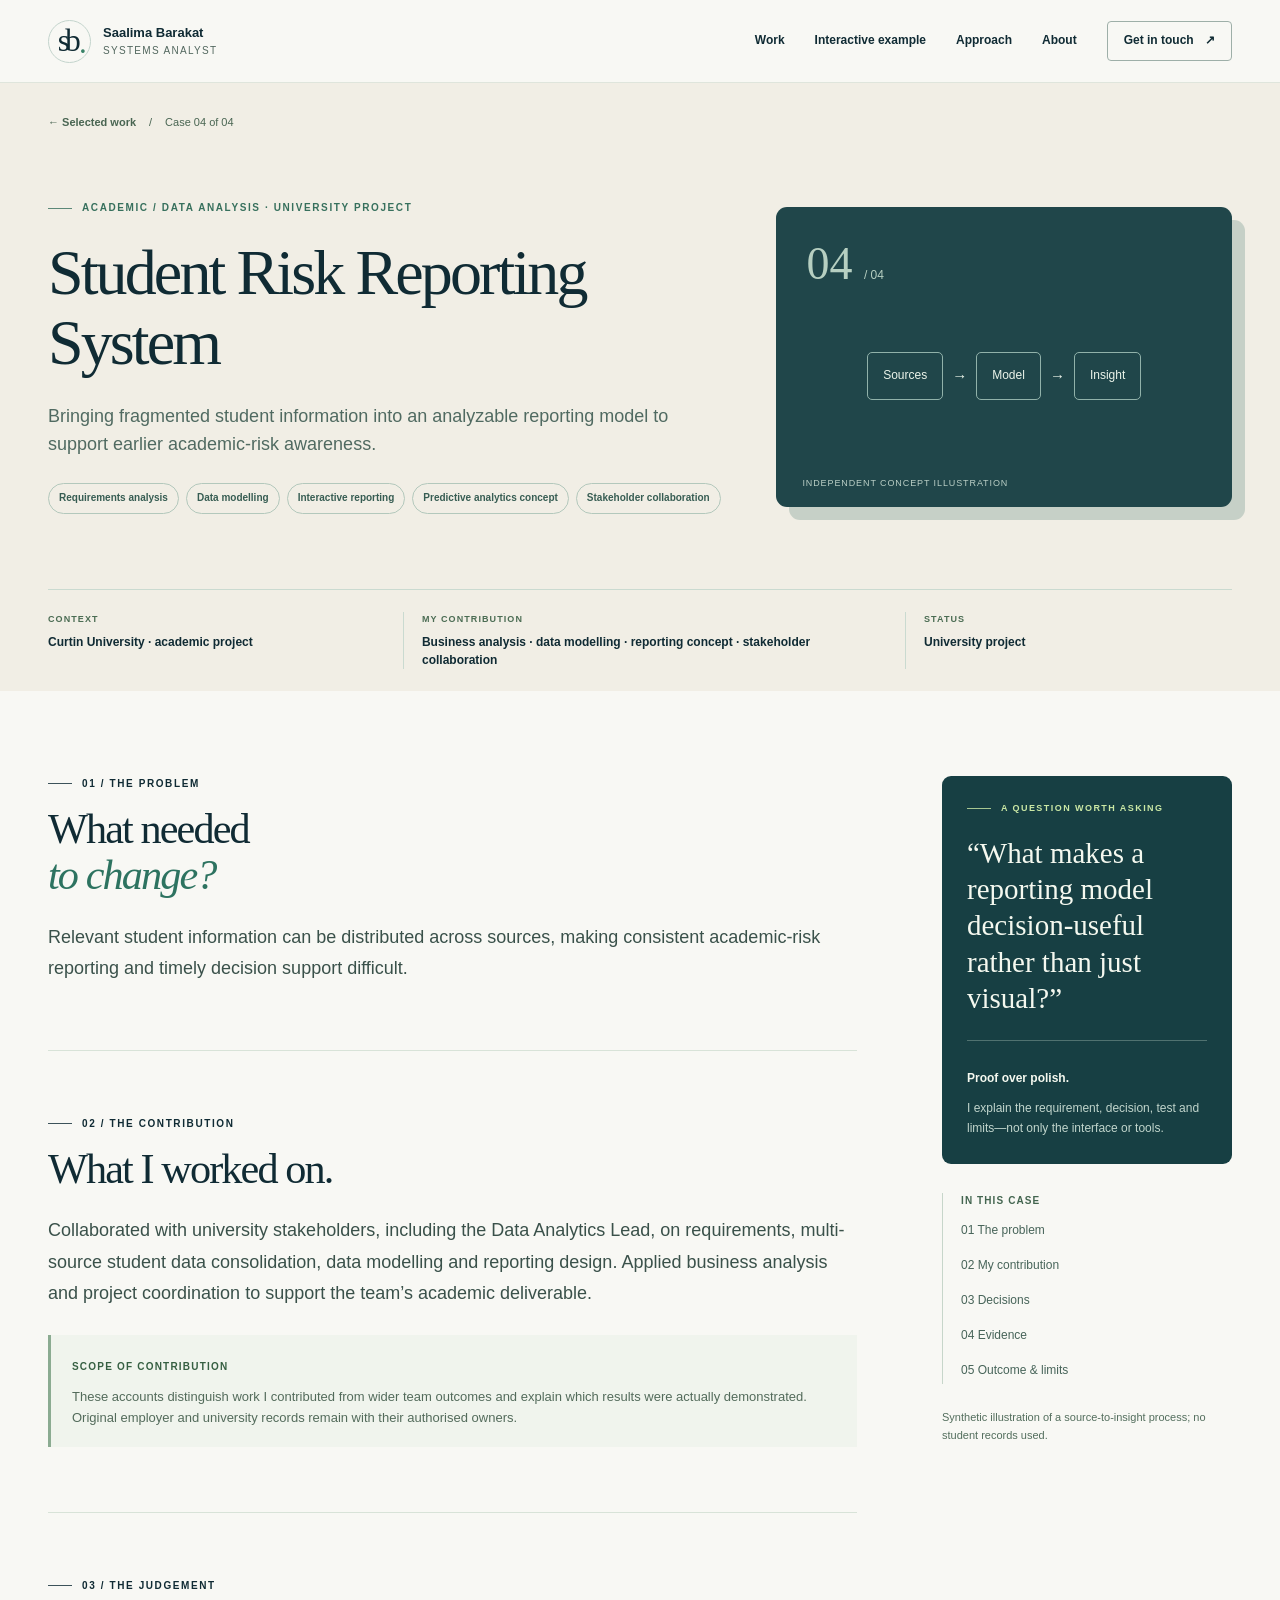
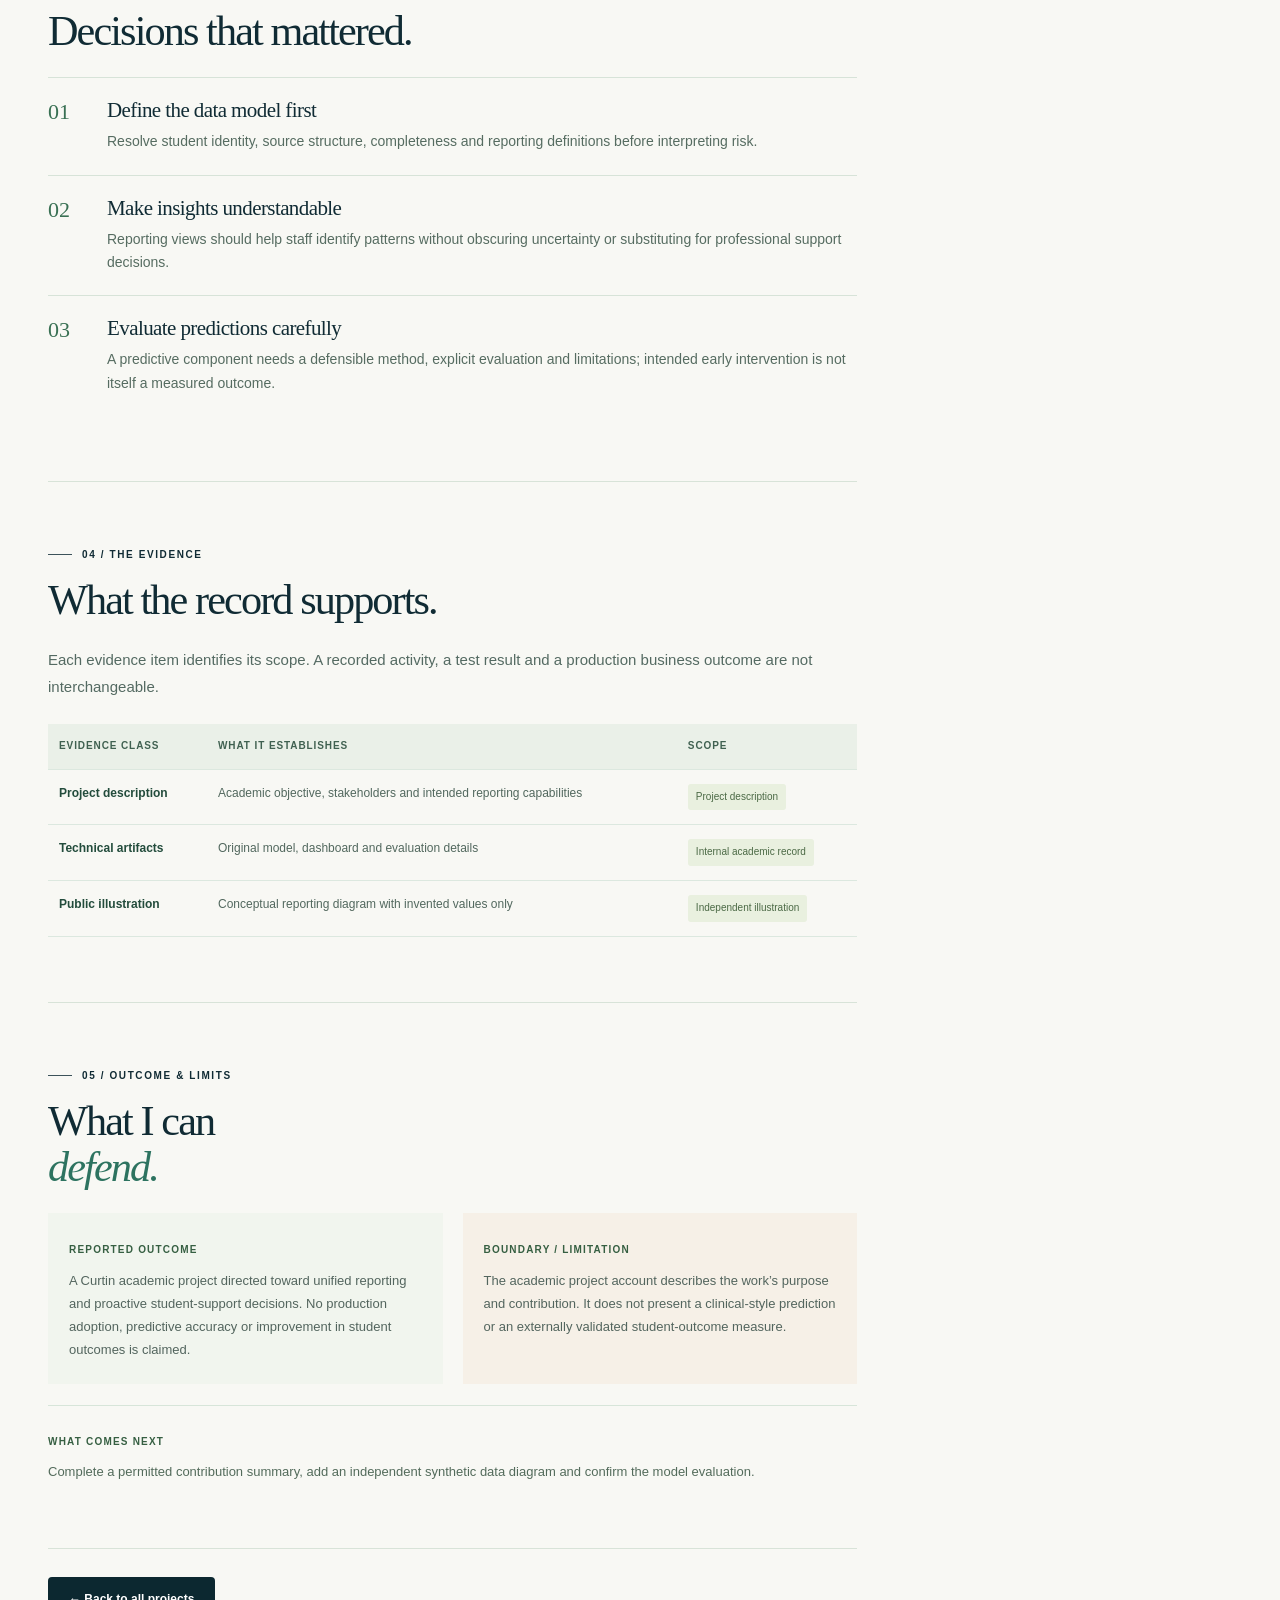
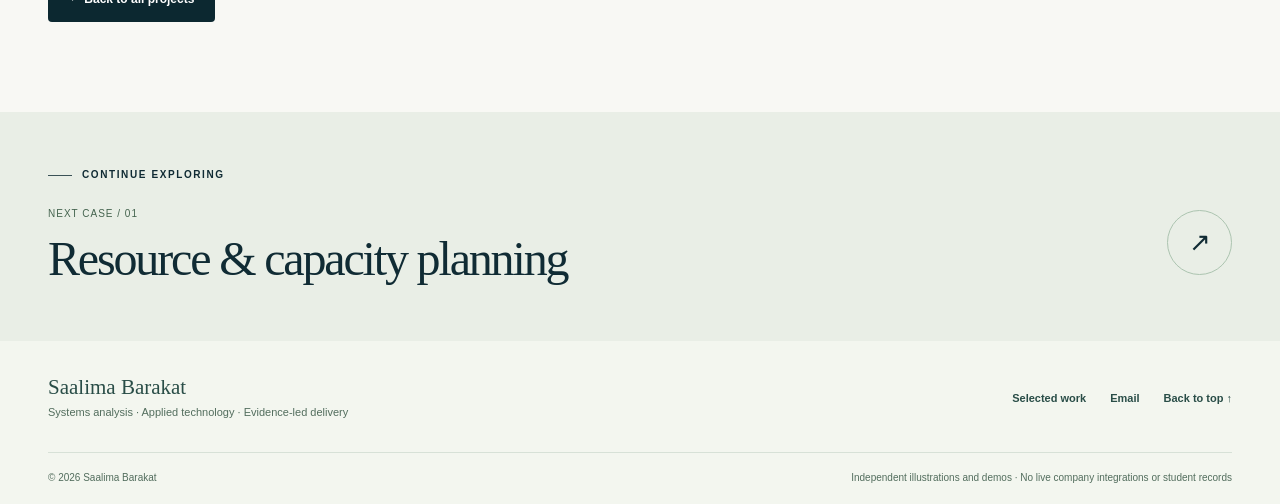
<file: student-risk.html>
<!doctype html>
<html lang="en-AU">
<head>
  <meta charset="utf-8">
  <meta name="viewport" content="width=device-width, initial-scale=1">
  <meta name="robots" content="index,follow">
  <meta name="referrer" content="strict-origin-when-cross-origin">
  <meta name="theme-color" content="#102a34">
  <meta name="description" content="Bringing fragmented student information into an analyzable reporting model to support earlier academic-risk awareness.">
  <meta property="og:type" content="website">
  <meta property="og:title" content="Student Risk Reporting System | Saalima Barakat">
  <meta property="og:description" content="Bringing fragmented student information into an analyzable reporting model to support earlier academic-risk awareness.">
  <meta property="og:image" content="../assets/og-card.svg">
  <title>Student Risk Reporting System | Saalima Barakat</title>
  <link rel="icon" type="image/svg+xml" href="../assets/favicon.svg">
  <link rel="stylesheet" href="../assets/style.css">
  <script src="../assets/capacity-rules.js" defer></script>
  <script src="../assets/main.js" defer></script>
  
</head>
<body class="">
<a href="#main" class="skip">Skip to content</a>

<header class="header">
  <div class="container header-inner">
    <a class="identity" href="../index.html" aria-label="Saalima Barakat — Home"><span class="monogram">sb<span class="monogram-point">.</span></span><span class="identity-text"><strong>Saalima Barakat</strong><small>Systems Analyst</small></span></a>
    <button class="menu-toggle" type="button" aria-expanded="false" aria-controls="site-nav" aria-label="Open navigation"><span></span><span></span></button>
    <nav class="nav-links" id="site-nav" aria-label="Site navigation">
      <a href="../index.html#work">Work</a>
      <a href="../index.html#demo">Interactive example</a>
      <a href="../index.html#approach">Approach</a>
      <a href="../index.html#about">About</a>
      <a class="nav-cta" href="../index.html#contact">Get in touch <span aria-hidden="true">↗</span></a>
    </nav>
  </div>
</header>
<main id="main">

<article class="case-page case-theme-sand">
  <div class="case-header">
    <div class="container">
      <div class="crumb"><a href="../index.html#work">← Selected work</a><span>/</span><span>Case 04 of 04</span></div>
      <div class="case-hero-grid"><div><div class="section-kicker case-kicker">ACADEMIC / DATA ANALYSIS · University project</div><h1>Student Risk Reporting System</h1><p class="case-deck">Bringing fragmented student information into an analyzable reporting model to support earlier academic-risk awareness.</p><div class="tag-line"><span>Requirements analysis</span><span>Data modelling</span><span>Interactive reporting</span><span>Predictive analytics concept</span><span>Stakeholder collaboration</span></div></div><div class="case-hero-art" aria-label="Conceptual diagram, not an original employer artifact"><div class="case-visual-index">04 <span>/ 04</span></div>
      <div class="big-art-data"><span>Sources</span><b>→</b><span>Model</span><b>→</b><span>Insight</span></div>
      <span class="art-disclosure">Independent concept illustration</span></div></div>
      <div class="case-statline"><div><small>CONTEXT</small><strong>Curtin University · academic project</strong></div><div><small>MY CONTRIBUTION</small><strong>Business analysis · data modelling · reporting concept · stakeholder collaboration</strong></div><div><small>STATUS</small><strong>University project</strong></div></div>
    </div>
  </div>
  <div class="container case-content-grid">
    <div class="case-story">
      <section class="case-block" id="challenge"><span class="section-kicker">01 / THE PROBLEM</span><h2>What needed<br><em>to change?</em></h2><p class="big-prose">Relevant student information can be distributed across sources, making consistent academic-risk reporting and timely decision support difficult.</p></section>
      <section class="case-block" id="role"><span class="section-kicker">02 / THE CONTRIBUTION</span><h2>What I worked on.</h2><p class="big-prose">Collaborated with university stakeholders, including the Data Analytics Lead, on requirements, multi-source student data consolidation, data modelling and reporting design. Applied business analysis and project coordination to support the team’s academic deliverable.</p><div class="case-note"><span>SCOPE OF CONTRIBUTION</span><p>These accounts distinguish work I contributed from wider team outcomes and explain which results were actually demonstrated. Original employer and university records remain with their authorised owners.</p></div></section>
      <section class="case-block" id="decision"><span class="section-kicker">03 / THE JUDGEMENT</span><h2>Decisions that mattered.</h2><div class="decision-list"><div class="decision"><span>01</span><div><h3>Define the data model first</h3><p>Resolve student identity, source structure, completeness and reporting definitions before interpreting risk.</p></div></div><div class="decision"><span>02</span><div><h3>Make insights understandable</h3><p>Reporting views should help staff identify patterns without obscuring uncertainty or substituting for professional support decisions.</p></div></div><div class="decision"><span>03</span><div><h3>Evaluate predictions carefully</h3><p>A predictive component needs a defensible method, explicit evaluation and limitations; intended early intervention is not itself a measured outcome.</p></div></div></div></section>
      <section class="case-block" id="evidence"><span class="section-kicker">04 / THE EVIDENCE</span><h2>What the record supports.</h2><p>Each evidence item identifies its scope. A recorded activity, a test result and a production business outcome are not interchangeable.</p><div class="evidence-table-wrap"><table class="evidence-table"><thead><tr><th scope="col">Evidence class</th><th scope="col">What it establishes</th><th scope="col">Scope</th></tr></thead><tbody><tr><td><strong>Project description</strong></td><td>Academic objective, stakeholders and intended reporting capabilities</td><td><span class="evidence-state">Project description</span></td></tr><tr><td><strong>Technical artifacts</strong></td><td>Original model, dashboard and evaluation details</td><td><span class="evidence-state">Internal academic record</span></td></tr><tr><td><strong>Public illustration</strong></td><td>Conceptual reporting diagram with invented values only</td><td><span class="evidence-state">Independent illustration</span></td></tr></tbody></table></div></section>
      <section class="case-block" id="outcome"><span class="section-kicker">05 / OUTCOME & LIMITS</span><h2>What I can<br><em>defend.</em></h2><div class="outcome-grid"><div><span>REPORTED OUTCOME</span><p>A Curtin academic project directed toward unified reporting and proactive student-support decisions. No production adoption, predictive accuracy or improvement in student outcomes is claimed.</p></div><div><span>BOUNDARY / LIMITATION</span><p>The academic project account describes the work’s purpose and contribution. It does not present a clinical-style prediction or an externally validated student-outcome measure.</p></div></div><div class="next-step"><span>WHAT COMES NEXT</span><p>Complete a permitted contribution summary, add an independent synthetic data diagram and confirm the model evaluation.</p></div></section>
      <div class="case-end"><a class="button button-dark" href="../index.html#work">← Back to all projects</a></div>
    </div>
    <aside class="case-sidebar"><div class="sidebar-card"><span class="section-kicker">A QUESTION WORTH ASKING</span><blockquote>“What makes a reporting model decision-useful rather than just visual?”</blockquote><div class="sidebar-rule"></div><strong>Proof over polish.</strong><p>I explain the requirement, decision, test and limits—not only the interface or tools.</p></div><div class="sidebar-toc"><span>IN THIS CASE</span><a href="#challenge">01 The problem</a><a href="#role">02 My contribution</a><a href="#decision">03 Decisions</a><a href="#evidence">04 Evidence</a><a href="#outcome">05 Outcome & limits</a></div><p class="sidebar-disclosure">Synthetic illustration of a source-to-insight process; no student records used.</p></aside>
  </div>
  <section class="case-next-section"><div class="container"><span class="section-kicker">CONTINUE EXPLORING</span><div class="next-case-row"><div><small>NEXT CASE / 01</small><h2>Resource &amp; capacity planning</h2></div><a class="round-next" href="resource-planning.html" aria-label="Read next case: Resource &amp; capacity planning">↗</a></div></div></section>
</article>

</main>
<footer class="footer">
  <div class="container foot-grid">
    <div><span class="foot-name">Saalima Barakat</span><span class="foot-sub">Systems analysis · Applied technology · Evidence-led delivery</span></div>
    <div class="foot-right"><a href="../index.html#work">Selected work</a><a href="mailto:0719saalima@gmail.com?subject=Systems%20Analyst%20opportunity">Email</a><a href="#main">Back to top ↑</a></div>
  </div>
  <div class="container foot-base"><span>© 2026 Saalima Barakat</span><span>Independent illustrations and demos · No live company integrations or student records</span></div>
</footer>
</body>
</html>
</file>
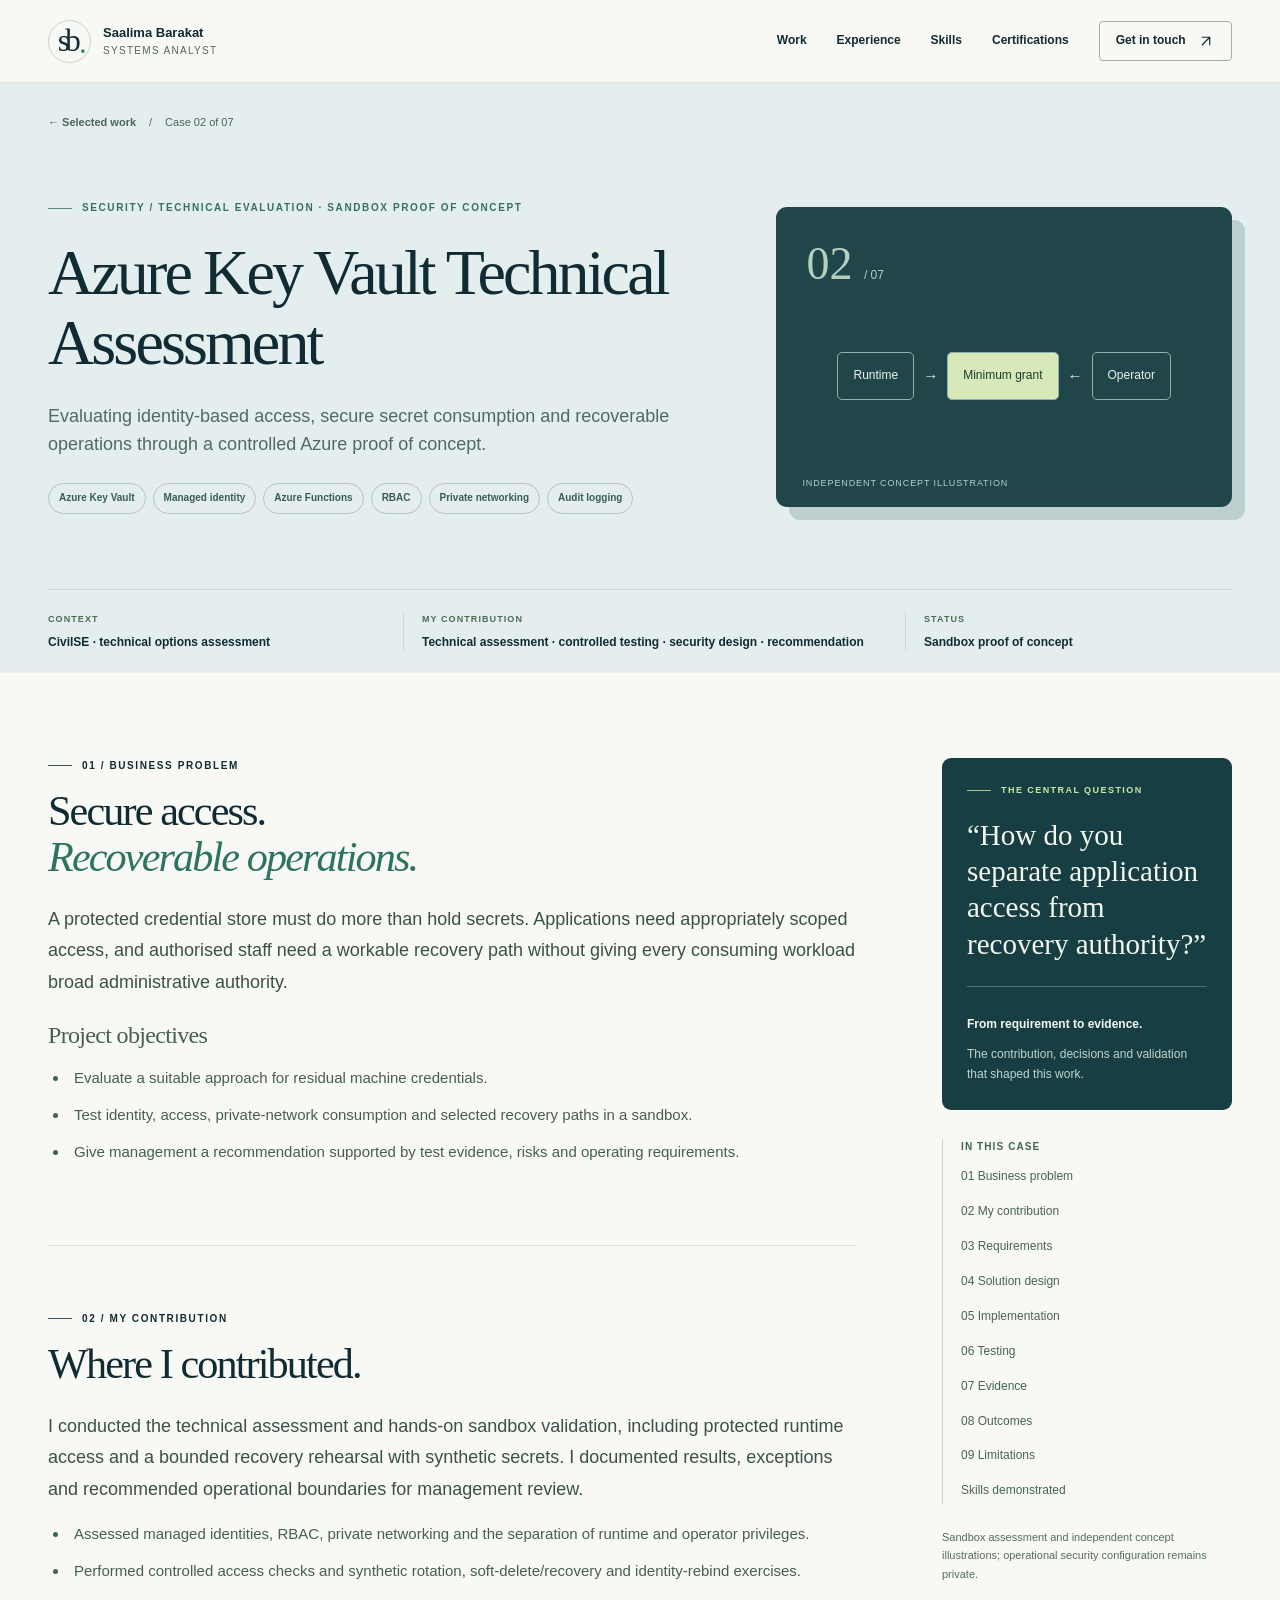
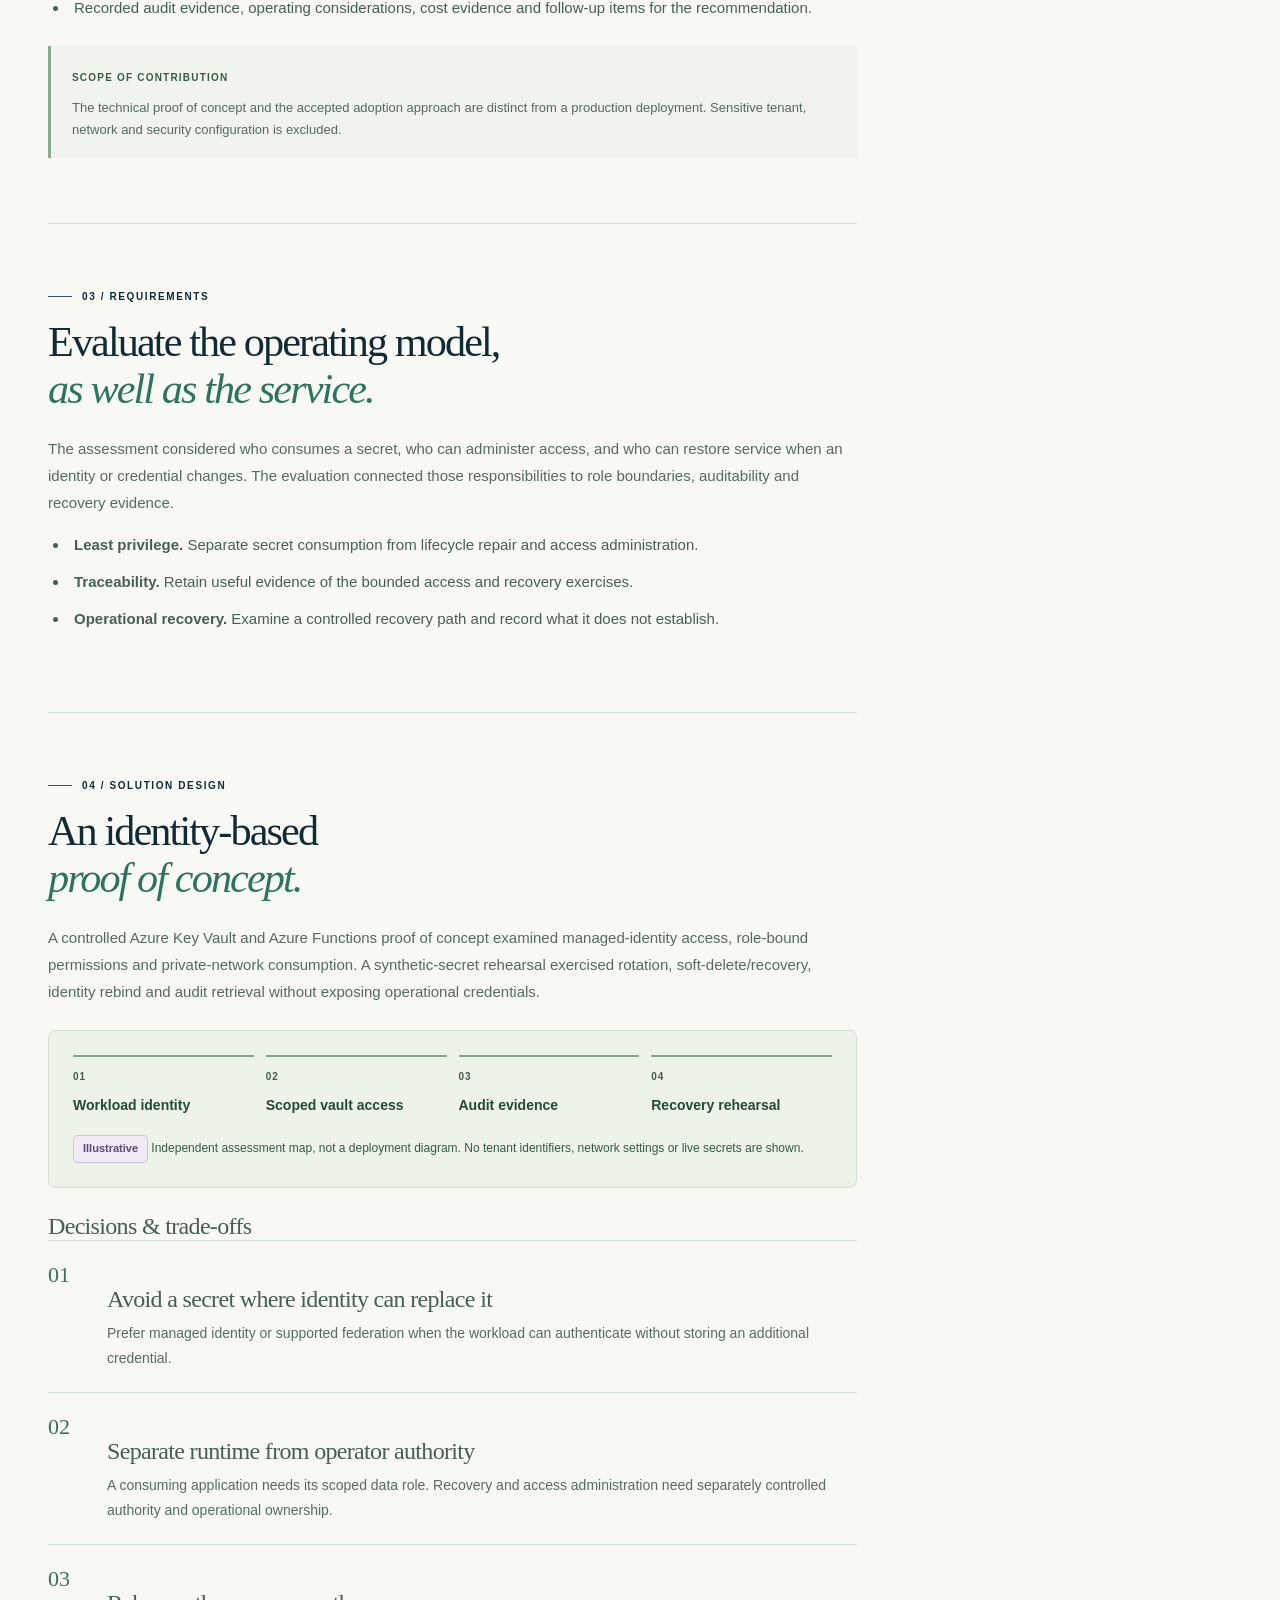
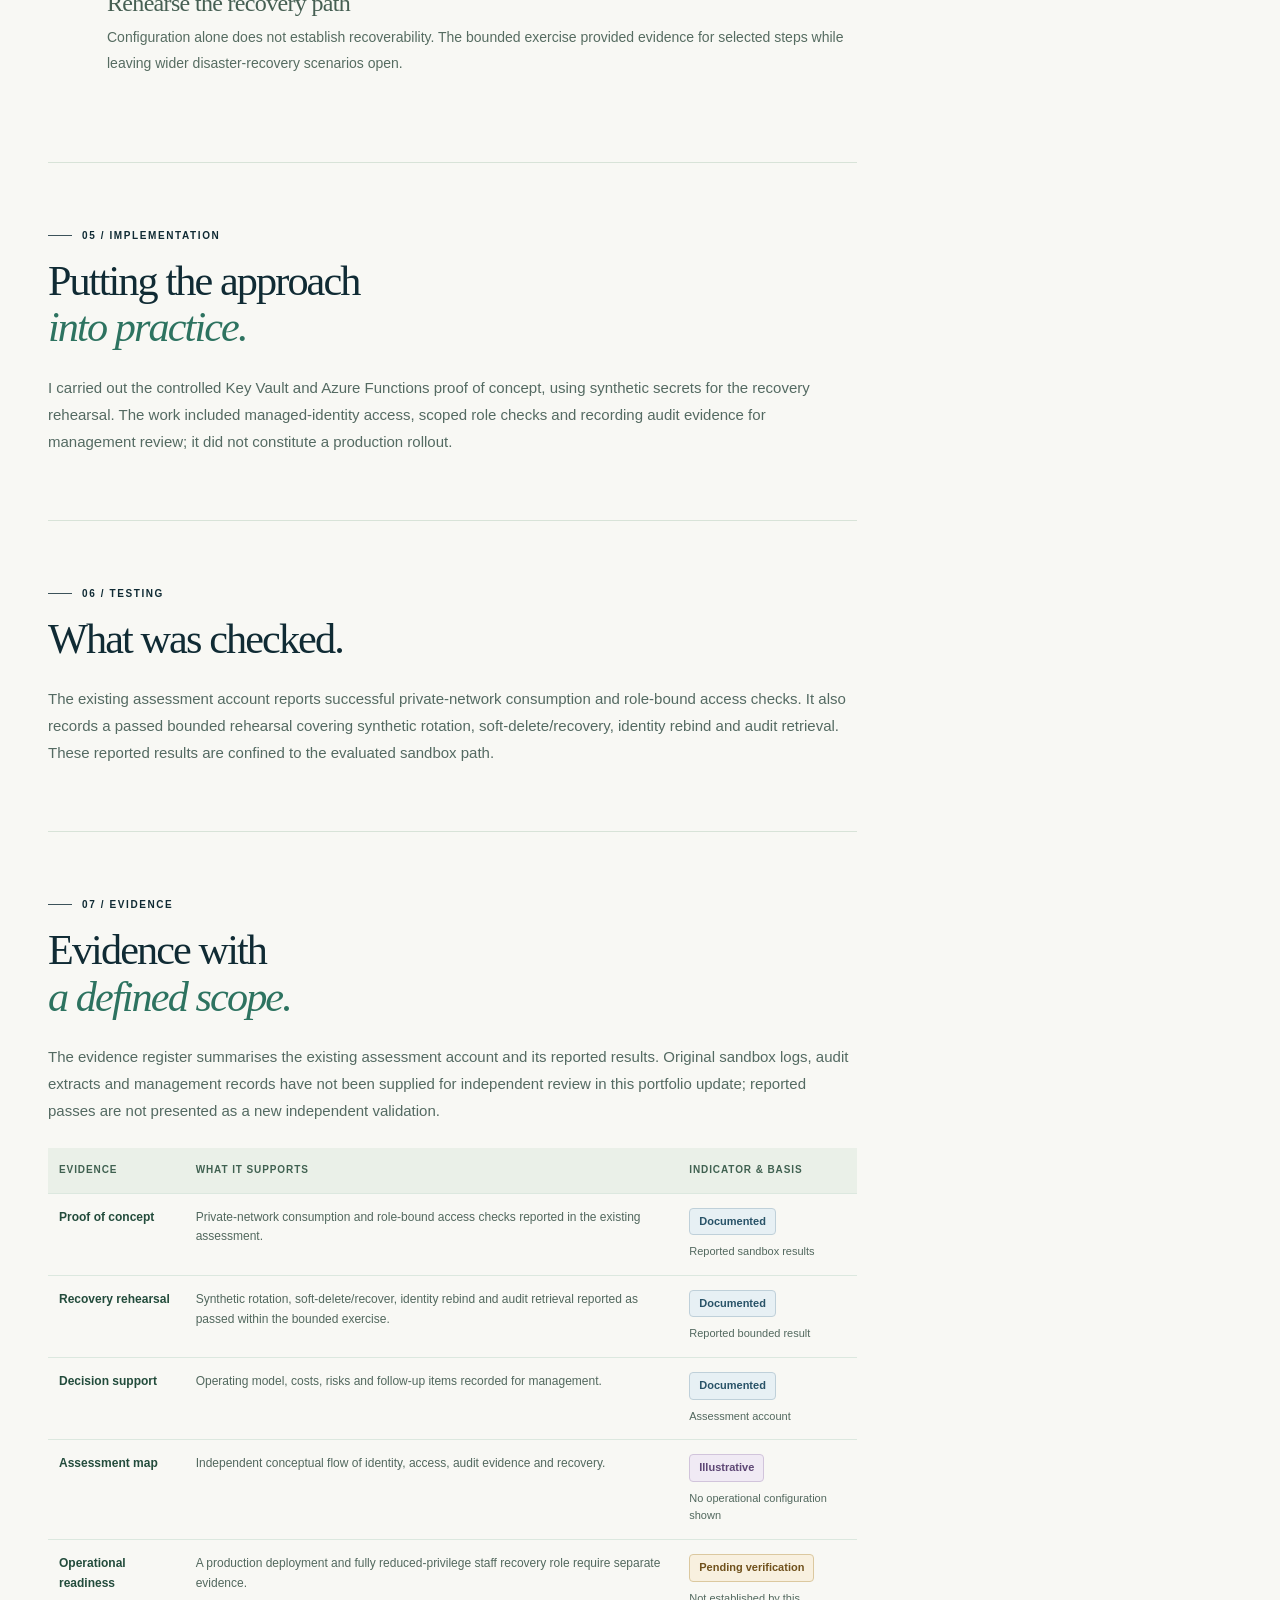
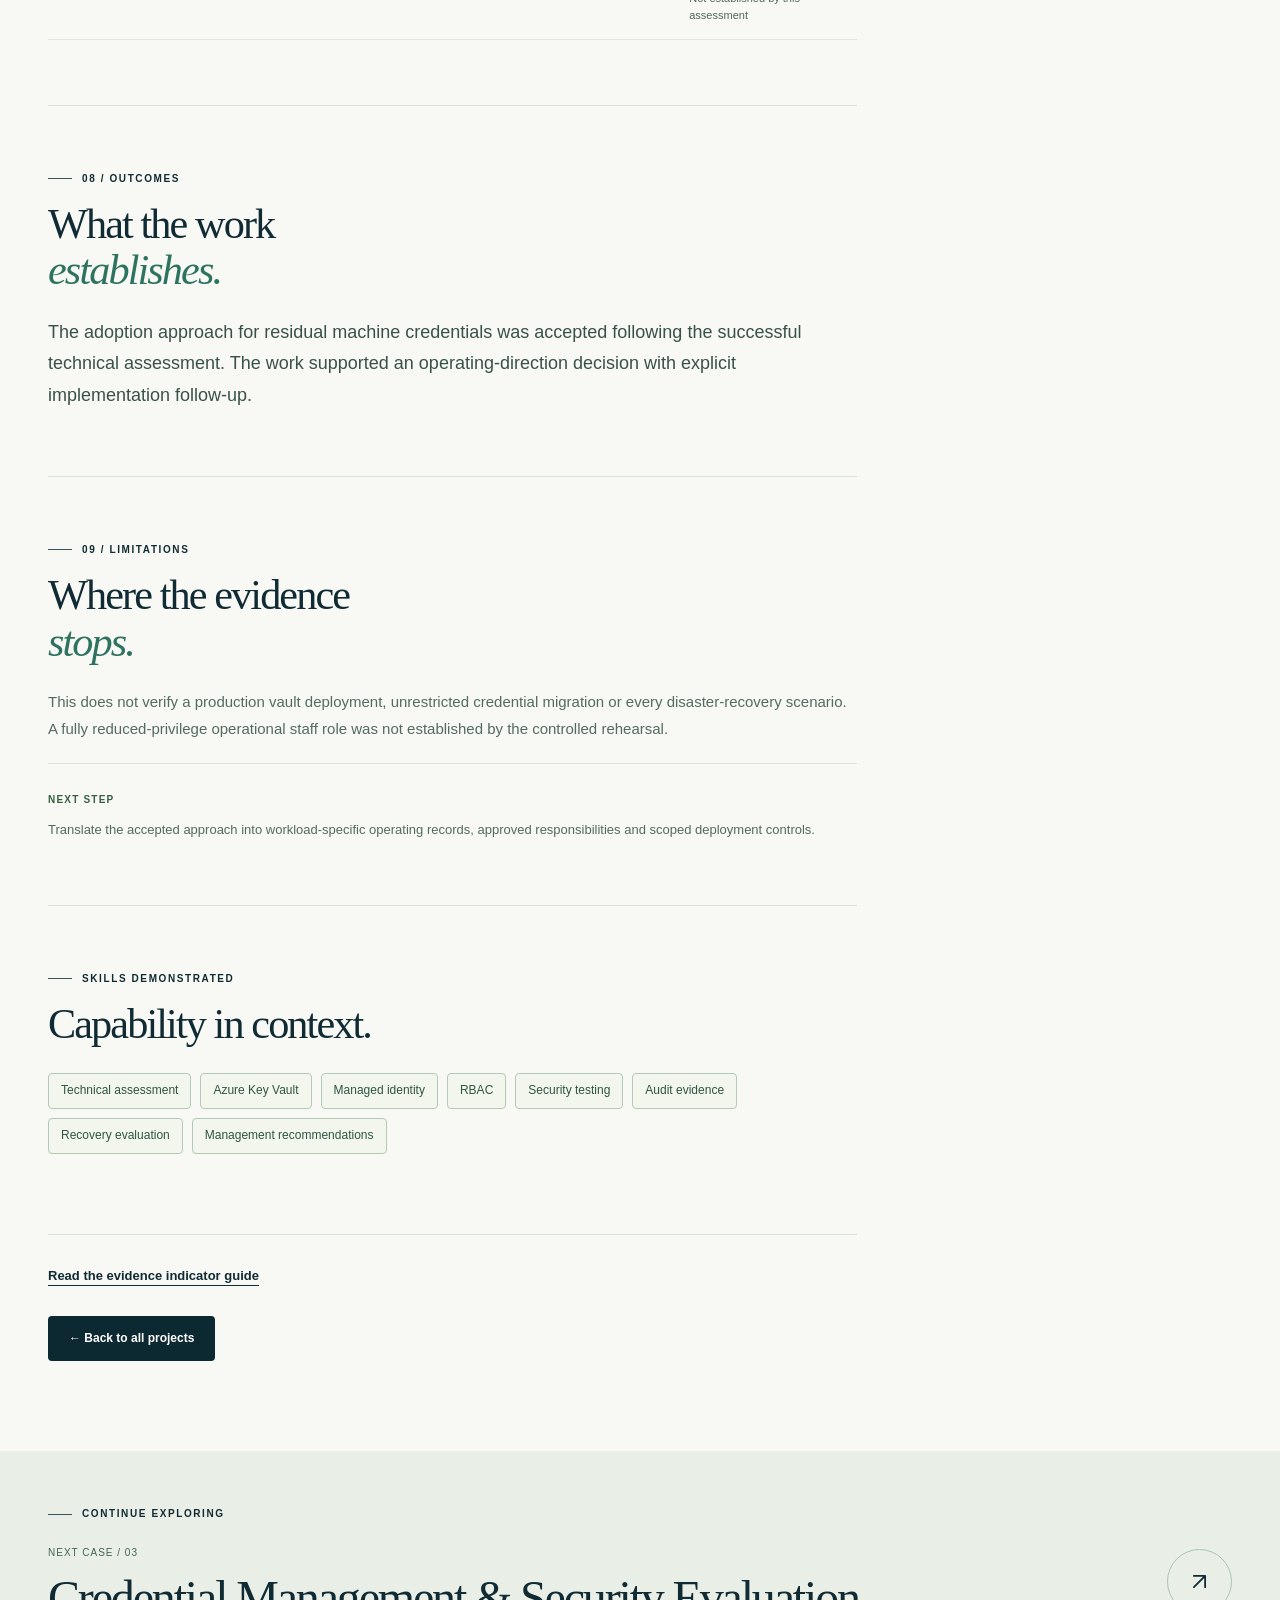
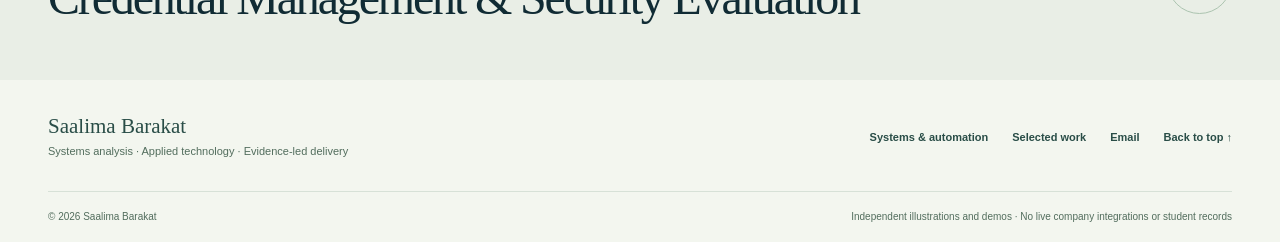
<file: work/azure-key-vault.html>
<!doctype html>
<html lang="en-AU">
  <head>
    <meta charset="utf-8" />
    <meta name="viewport" content="width=device-width, initial-scale=1" />
    <meta name="robots" content="index,follow" />
    <meta name="referrer" content="strict-origin-when-cross-origin" />
    <meta name="theme-color" content="#102a34" />
    <meta
      name="description"
      content="Evaluating machine-secret protection using controlled tests, identity boundaries, audit evidence and recovery exercises."
    />
    <meta property="og:type" content="website" />
    <meta
      property="og:title"
      content="Azure Key Vault Technical Assessment | Saalima Barakat"
    />
    <meta
      property="og:description"
      content="Evaluating machine-secret protection using controlled tests, identity boundaries, audit evidence and recovery exercises."
    />
    <meta
      property="og:image"
      content="https://salstar07.github.io/systems-analysis-portfolio/assets/og-card.png"
    />
    <meta property="og:image:type" content="image/png" />
    <meta property="og:image:width" content="1200" />
    <meta property="og:image:height" content="630" />
    <meta
      property="og:image:alt"
      content="Saalima Barakat — Systems Analyst. Complex problems. Clearer systems."
    />
    <meta
      property="og:url"
      content="https://salstar07.github.io/systems-analysis-portfolio/work/azure-key-vault.html"
    />
    <meta property="og:locale" content="en_AU" />
    <meta name="twitter:card" content="summary_large_image" />
    <meta
      name="twitter:title"
      content="Azure Key Vault Technical Assessment | Saalima Barakat"
    />
    <meta
      name="twitter:description"
      content="Evaluating machine-secret protection using controlled tests, identity boundaries, audit evidence and recovery exercises."
    />
    <meta
      name="twitter:image"
      content="https://salstar07.github.io/systems-analysis-portfolio/assets/og-card.png"
    />
    <meta
      name="twitter:image:alt"
      content="Saalima Barakat — Systems Analyst. Complex problems. Clearer systems."
    />
    <link
      rel="canonical"
      href="https://salstar07.github.io/systems-analysis-portfolio/work/azure-key-vault.html"
    />
    <title>Azure Key Vault Technical Assessment | Saalima Barakat</title>
    <link rel="icon" type="image/svg+xml" href="../assets/favicon.svg" />
    <link rel="stylesheet" href="../assets/style.css" />
    <script src="../assets/capacity-rules.js" defer></script>
    <script src="../assets/main.js" defer></script>

    <noscript
      ><style>
        .menu-toggle,
        .filters,
        .demo-grid {
          display: none !important;
        }
        .header {
          position: static;
        }
        .header-inner {
          height: auto;
          flex-wrap: wrap;
          padding-block: 18px;
        }
        .nav-links {
          position: static;
          display: flex;
          flex-wrap: wrap;
        }
      </style></noscript
    >
  </head>
  <body class="">
    <a href="#main" class="skip">Skip to content</a>

    <header class="header">
      <div class="container header-inner">
        <a
          class="identity"
          href="../index.html"
          aria-label="Saalima Barakat — Home"
          ><span class="monogram">sb<span class="monogram-point">.</span></span
          ><span class="identity-text"
            ><strong>Saalima Barakat</strong
            ><small>Systems Analyst</small></span
          ></a
        >
        <button
          class="menu-toggle"
          type="button"
          aria-expanded="false"
          aria-controls="site-nav"
          aria-label="Open navigation"
        >
          <span></span><span></span>
        </button>
        <nav class="nav-links" id="site-nav" aria-label="Site navigation">
          <a href="../index.html#work">Work</a>
          <a href="../index.html#experience">Experience</a>
          <a href="../index.html#about">Skills</a>
          <a href="../index.html#certifications">Certifications</a>
          <a class="nav-cta" href="../index.html#contact"
            >Get in touch
            <span aria-hidden="true"
              ><svg
                class="icon"
                viewBox="0 0 24 24"
                aria-hidden="true"
                focusable="false"
              >
                <path d="M7 17 17 7M7 7h10v10" /></svg></span
          ></a>
        </nav>
      </div>
    </header>
    <main id="main">
      <article class="case-page case-theme-blue">
        <div class="case-header">
          <div class="container">
            <div class="crumb">
              <a href="../index.html#work">← Selected work</a><span>/</span
              ><span>Case 02 of 07</span>
            </div>
            <div class="case-hero-grid">
              <div>
                <div class="section-kicker case-kicker">
                  SECURITY / TECHNICAL EVALUATION · Sandbox proof of concept
                </div>
                <h1>Azure Key Vault Technical Assessment</h1>
                <p class="case-deck">
                  Evaluating identity-based access, secure secret consumption
                  and recoverable operations through a controlled Azure proof of
                  concept.
                </p>
                <div class="tag-line">
                  <span>Azure Key Vault</span><span>Managed identity</span
                  ><span>Azure Functions</span><span>RBAC</span
                  ><span>Private networking</span><span>Audit logging</span>
                </div>
              </div>
              <div
                class="case-hero-art"
                role="img"
                aria-label="Concept illustration: runtime and operator authority are separated around a minimum access grant."
              >
                <div class="case-visual-index">02 <span>/ 07</span></div>
                <div class="big-art-network">
                  <span>Runtime</span><b>→</b><span>Minimum grant</span><b>←</b
                  ><span>Operator</span>
                </div>

                <span class="art-disclosure"
                  >Independent concept illustration</span
                >
              </div>
            </div>
            <div class="case-statline">
              <div>
                <small>CONTEXT</small
                ><strong>CivilSE · technical options assessment</strong>
              </div>
              <div>
                <small>MY CONTRIBUTION</small
                ><strong
                  >Technical assessment · controlled testing · security design ·
                  recommendation</strong
                >
              </div>
              <div>
                <small>STATUS</small><strong>Sandbox proof of concept</strong>
              </div>
            </div>
          </div>
        </div>
        <div class="container case-mobile-toc">
          <details>
            <summary>Explore this case study</summary>
            <nav aria-label="Case study sections">
              <a href="#challenge">01 Business problem</a>
              <a href="#role">02 My contribution</a>
              <a href="#approach">03 Requirements</a>
              <a href="#solution">04 Solution design</a>
              <a href="#implementation">05 Implementation</a>
              <a href="#testing">06 Testing</a>
              <a href="#evidence">07 Evidence</a>
              <a href="#outcome">08 Outcomes</a>
              <a href="#limitations">09 Limitations</a>
              <a href="#skills">Skills demonstrated</a>
            </nav>
          </details>
        </div>
        <div class="container case-content-grid">
          <div class="case-story">
            <section class="case-block" id="challenge">
              <span class="section-kicker">01 / BUSINESS PROBLEM</span>
              <h2>Secure access.<br /><em>Recoverable operations.</em></h2>
              <p class="big-prose">
                A protected credential store must do more than hold secrets.
                Applications need appropriately scoped access, and authorised
                staff need a workable recovery path without giving every
                consuming workload broad administrative authority.
              </p>
              <div class="case-objectives">
                <h3>Project objectives</h3>
                <ul>
                  <li>
                    Evaluate a suitable approach for residual machine
                    credentials.
                  </li>
                  <li>
                    Test identity, access, private-network consumption and
                    selected recovery paths in a sandbox.
                  </li>
                  <li>
                    Give management a recommendation supported by test evidence,
                    risks and operating requirements.
                  </li>
                </ul>
              </div>
            </section>
            <section class="case-block" id="role">
              <span class="section-kicker">02 / MY CONTRIBUTION</span>
              <h2>Where I contributed.</h2>
              <p class="big-prose">
                I conducted the technical assessment and hands-on sandbox
                validation, including protected runtime access and a bounded
                recovery rehearsal with synthetic secrets. I documented results,
                exceptions and recommended operational boundaries for management
                review.
              </p>
              <ul class="case-prose-list">
                <li>
                  Assessed managed identities, RBAC, private networking and the
                  separation of runtime and operator privileges.
                </li>
                <li>
                  Performed controlled access checks and synthetic rotation,
                  soft-delete/recovery and identity-rebind exercises.
                </li>
                <li>
                  Recorded audit evidence, operating considerations, cost
                  evidence and follow-up items for the recommendation.
                </li>
              </ul>
              <div class="case-note">
                <span>SCOPE OF CONTRIBUTION</span>
                <p>
                  The technical proof of concept and the accepted adoption
                  approach are distinct from a production deployment. Sensitive
                  tenant, network and security configuration is excluded.
                </p>
              </div>
            </section>
            <section class="case-block" id="approach">
              <span class="section-kicker">03 / REQUIREMENTS</span>
              <h2>
                Evaluate the operating model,<br /><em
                  >as well as the service.</em
                >
              </h2>
              <p>
                The assessment considered who consumes a secret, who can
                administer access, and who can restore service when an identity
                or credential changes. The evaluation connected those
                responsibilities to role boundaries, auditability and recovery
                evidence.
              </p>
              <ul class="case-prose-list">
                <li>
                  <strong>Least privilege.</strong> Separate secret consumption
                  from lifecycle repair and access administration.
                </li>
                <li>
                  <strong>Traceability.</strong> Retain useful evidence of the
                  bounded access and recovery exercises.
                </li>
                <li>
                  <strong>Operational recovery.</strong> Examine a controlled
                  recovery path and record what it does not establish.
                </li>
              </ul>
            </section>
            <section class="case-block" id="solution">
              <span class="section-kicker">04 / SOLUTION DESIGN</span>
              <h2>An identity-based<br /><em>proof of concept.</em></h2>
              <p>
                A controlled Azure Key Vault and Azure Functions proof of
                concept examined managed-identity access, role-bound permissions
                and private-network consumption. A synthetic-secret rehearsal
                exercised rotation, soft-delete/recovery, identity rebind and
                audit retrieval without exposing operational credentials.
              </p>
              <figure class="case-flow">
                <ol>
                  <li><span>01</span><strong>Workload identity</strong></li>
                  <li><span>02</span><strong>Scoped vault access</strong></li>
                  <li><span>03</span><strong>Audit evidence</strong></li>
                  <li><span>04</span><strong>Recovery rehearsal</strong></li>
                </ol>
                <figcaption>
                  <span class="evidence-badge evidence-illustrative"
                    >Illustrative</span
                  >
                  Independent assessment map, not a deployment diagram. No
                  tenant identifiers, network settings or live secrets are
                  shown.
                </figcaption>
              </figure>
              <div id="decision" class="case-objectives">
                <h3>Decisions &amp; trade-offs</h3>
                <div class="decision-list">
                  <div class="decision">
                    <span>01</span>
                    <div>
                      <h3>Avoid a secret where identity can replace it</h3>
                      <p>
                        Prefer managed identity or supported federation when the
                        workload can authenticate without storing an additional
                        credential.
                      </p>
                    </div>
                  </div>
                  <div class="decision">
                    <span>02</span>
                    <div>
                      <h3>Separate runtime from operator authority</h3>
                      <p>
                        A consuming application needs its scoped data role.
                        Recovery and access administration need separately
                        controlled authority and operational ownership.
                      </p>
                    </div>
                  </div>
                  <div class="decision">
                    <span>03</span>
                    <div>
                      <h3>Rehearse the recovery path</h3>
                      <p>
                        Configuration alone does not establish recoverability.
                        The bounded exercise provided evidence for selected
                        steps while leaving wider disaster-recovery scenarios
                        open.
                      </p>
                    </div>
                  </div>
                </div>
              </div>
            </section>
            <section class="case-block" id="implementation">
              <span class="section-kicker">05 / IMPLEMENTATION</span>
              <h2>Putting the approach<br /><em>into practice.</em></h2>
              <p>
                I carried out the controlled Key Vault and Azure Functions proof
                of concept, using synthetic secrets for the recovery rehearsal.
                The work included managed-identity access, scoped role checks
                and recording audit evidence for management review; it did not
                constitute a production rollout.
              </p>
            </section>
            <section class="case-block" id="testing">
              <span class="section-kicker">06 / TESTING</span>
              <h2>What was checked.</h2>
              <p>
                The existing assessment account reports successful
                private-network consumption and role-bound access checks. It
                also records a passed bounded rehearsal covering synthetic
                rotation, soft-delete/recovery, identity rebind and audit
                retrieval. These reported results are confined to the evaluated
                sandbox path.
              </p>
            </section>
            <section class="case-block" id="evidence">
              <span class="section-kicker">07 / EVIDENCE</span>
              <h2>Evidence with<br /><em>a defined scope.</em></h2>
              <p>
                The evidence register summarises the existing assessment account
                and its reported results. Original sandbox logs, audit extracts
                and management records have not been supplied for independent
                review in this portfolio update; reported passes are not
                presented as a new independent validation.
              </p>
              <div
                class="evidence-table-wrap"
                role="region"
                aria-label="Evidence and validation scope"
                tabindex="0"
              >
                <table class="evidence-table">
                  <caption class="visually-hidden">
                    Evidence, status and supporting basis for this case study
                  </caption>
                  <thead>
                    <tr>
                      <th scope="col">Evidence</th>
                      <th scope="col">What it supports</th>
                      <th scope="col">Indicator &amp; basis</th>
                    </tr>
                  </thead>
                  <tbody>
                    <tr>
                      <th scope="row">Proof of concept</th>
                      <td>
                        Private-network consumption and role-bound access checks
                        reported in the existing assessment.
                      </td>
                      <td>
                        <span class="evidence-badge evidence-documented"
                          >Documented</span
                        >
                        <p>Reported sandbox results</p>
                      </td>
                    </tr>
                    <tr>
                      <th scope="row">Recovery rehearsal</th>
                      <td>
                        Synthetic rotation, soft-delete/recover, identity rebind
                        and audit retrieval reported as passed within the
                        bounded exercise.
                      </td>
                      <td>
                        <span class="evidence-badge evidence-documented"
                          >Documented</span
                        >
                        <p>Reported bounded result</p>
                      </td>
                    </tr>
                    <tr>
                      <th scope="row">Decision support</th>
                      <td>
                        Operating model, costs, risks and follow-up items
                        recorded for management.
                      </td>
                      <td>
                        <span class="evidence-badge evidence-documented"
                          >Documented</span
                        >
                        <p>Assessment account</p>
                      </td>
                    </tr>
                    <tr>
                      <th scope="row">Assessment map</th>
                      <td>
                        Independent conceptual flow of identity, access, audit
                        evidence and recovery.
                      </td>
                      <td>
                        <span class="evidence-badge evidence-illustrative"
                          >Illustrative</span
                        >
                        <p>No operational configuration shown</p>
                      </td>
                    </tr>
                    <tr>
                      <th scope="row">Operational readiness</th>
                      <td>
                        A production deployment and fully reduced-privilege
                        staff recovery role require separate evidence.
                      </td>
                      <td>
                        <span class="evidence-badge evidence-pending"
                          >Pending verification</span
                        >
                        <p>Not established by this assessment</p>
                      </td>
                    </tr>
                  </tbody>
                </table>
              </div>
            </section>
            <section class="case-block" id="outcome">
              <span class="section-kicker">08 / OUTCOMES</span>
              <h2>What the work<br /><em>establishes.</em></h2>
              <p class="big-prose">
                The adoption approach for residual machine credentials was
                accepted following the successful technical assessment. The work
                supported an operating-direction decision with explicit
                implementation follow-up.
              </p>
            </section>
            <section class="case-block" id="limitations">
              <span class="section-kicker">09 / LIMITATIONS</span>
              <h2>Where the evidence<br /><em>stops.</em></h2>
              <p>
                This does not verify a production vault deployment, unrestricted
                credential migration or every disaster-recovery scenario. A
                fully reduced-privilege operational staff role was not
                established by the controlled rehearsal.
              </p>
              <div class="next-step">
                <span>NEXT STEP</span>
                <p>
                  Translate the accepted approach into workload-specific
                  operating records, approved responsibilities and scoped
                  deployment controls.
                </p>
              </div>
            </section>
            <section class="case-block" id="skills">
              <span class="section-kicker">SKILLS DEMONSTRATED</span>
              <h2>Capability in context.</h2>
              <ul class="case-skills">
                <li>Technical assessment</li>
                <li>Azure Key Vault</li>
                <li>Managed identity</li>
                <li>RBAC</li>
                <li>Security testing</li>
                <li>Audit evidence</li>
                <li>Recovery evaluation</li>
                <li>Management recommendations</li>
              </ul>
            </section>
            <p class="evidence-guide-link">
              <a class="text-link" href="../index.html#project-evidence"
                >Read the evidence indicator guide</a
              >
            </p>
            <div class="case-end">
              <a class="button button-dark" href="../index.html#work"
                >← Back to all projects</a
              >
            </div>
          </div>
          <aside class="case-sidebar">
            <div class="sidebar-card">
              <span class="section-kicker">THE CENTRAL QUESTION</span>
              <blockquote>
                “How do you separate application access from recovery
                authority?”
              </blockquote>
              <div class="sidebar-rule"></div>
              <strong>From requirement to evidence.</strong>
              <p>
                The contribution, decisions and validation that shaped this
                work.
              </p>
            </div>
            <nav class="sidebar-toc" aria-label="Case study sections">
              <span>IN THIS CASE</span>
              <a href="#challenge">01 Business problem</a>
              <a href="#role">02 My contribution</a>
              <a href="#approach">03 Requirements</a>
              <a href="#solution">04 Solution design</a>
              <a href="#implementation">05 Implementation</a>
              <a href="#testing">06 Testing</a>
              <a href="#evidence">07 Evidence</a>
              <a href="#outcome">08 Outcomes</a>
              <a href="#limitations">09 Limitations</a>
              <a href="#skills">Skills demonstrated</a>
            </nav>
            <p class="sidebar-disclosure">
              Sandbox assessment and independent concept illustrations;
              operational security configuration remains private.
            </p>
          </aside>
        </div>
        <section class="case-next-section">
          <div class="container">
            <span class="section-kicker">CONTINUE EXPLORING</span>
            <div class="next-case-row">
              <div>
                <small>NEXT CASE / 03</small>
                <h2>Credential Management &amp; Security Evaluation</h2>
              </div>
              <a
                class="round-next"
                href="credential-governance.html"
                aria-label="Read next case: Credential Management &amp; Security Evaluation"
                ><svg
                  class="icon"
                  viewBox="0 0 24 24"
                  aria-hidden="true"
                  focusable="false"
                >
                  <path d="M7 17 17 7M7 7h10v10" /></svg
              ></a>
            </div>
          </div>
        </section>
      </article>
    </main>
    <footer class="footer">
      <div class="container foot-grid">
        <div>
          <span class="foot-name">Saalima Barakat</span
          ><span class="foot-sub"
            >Systems analysis · Applied technology · Evidence-led delivery</span
          >
        </div>
        <div class="foot-right">
          <a href="../index.html#more-projects">Systems &amp; automation</a
          ><a href="../index.html#work">Selected work</a
          ><a
            href="mailto:0719saalima@gmail.com?subject=Systems%20Analyst%20opportunity"
            >Email</a
          ><a href="#main">Back to top ↑</a>
        </div>
      </div>
      <div class="container foot-base">
        <span>© 2026 Saalima Barakat</span
        ><span
          >Independent illustrations and demos · No live company integrations or
          student records</span
        >
      </div>
    </footer>
  </body>
</html>
</file>
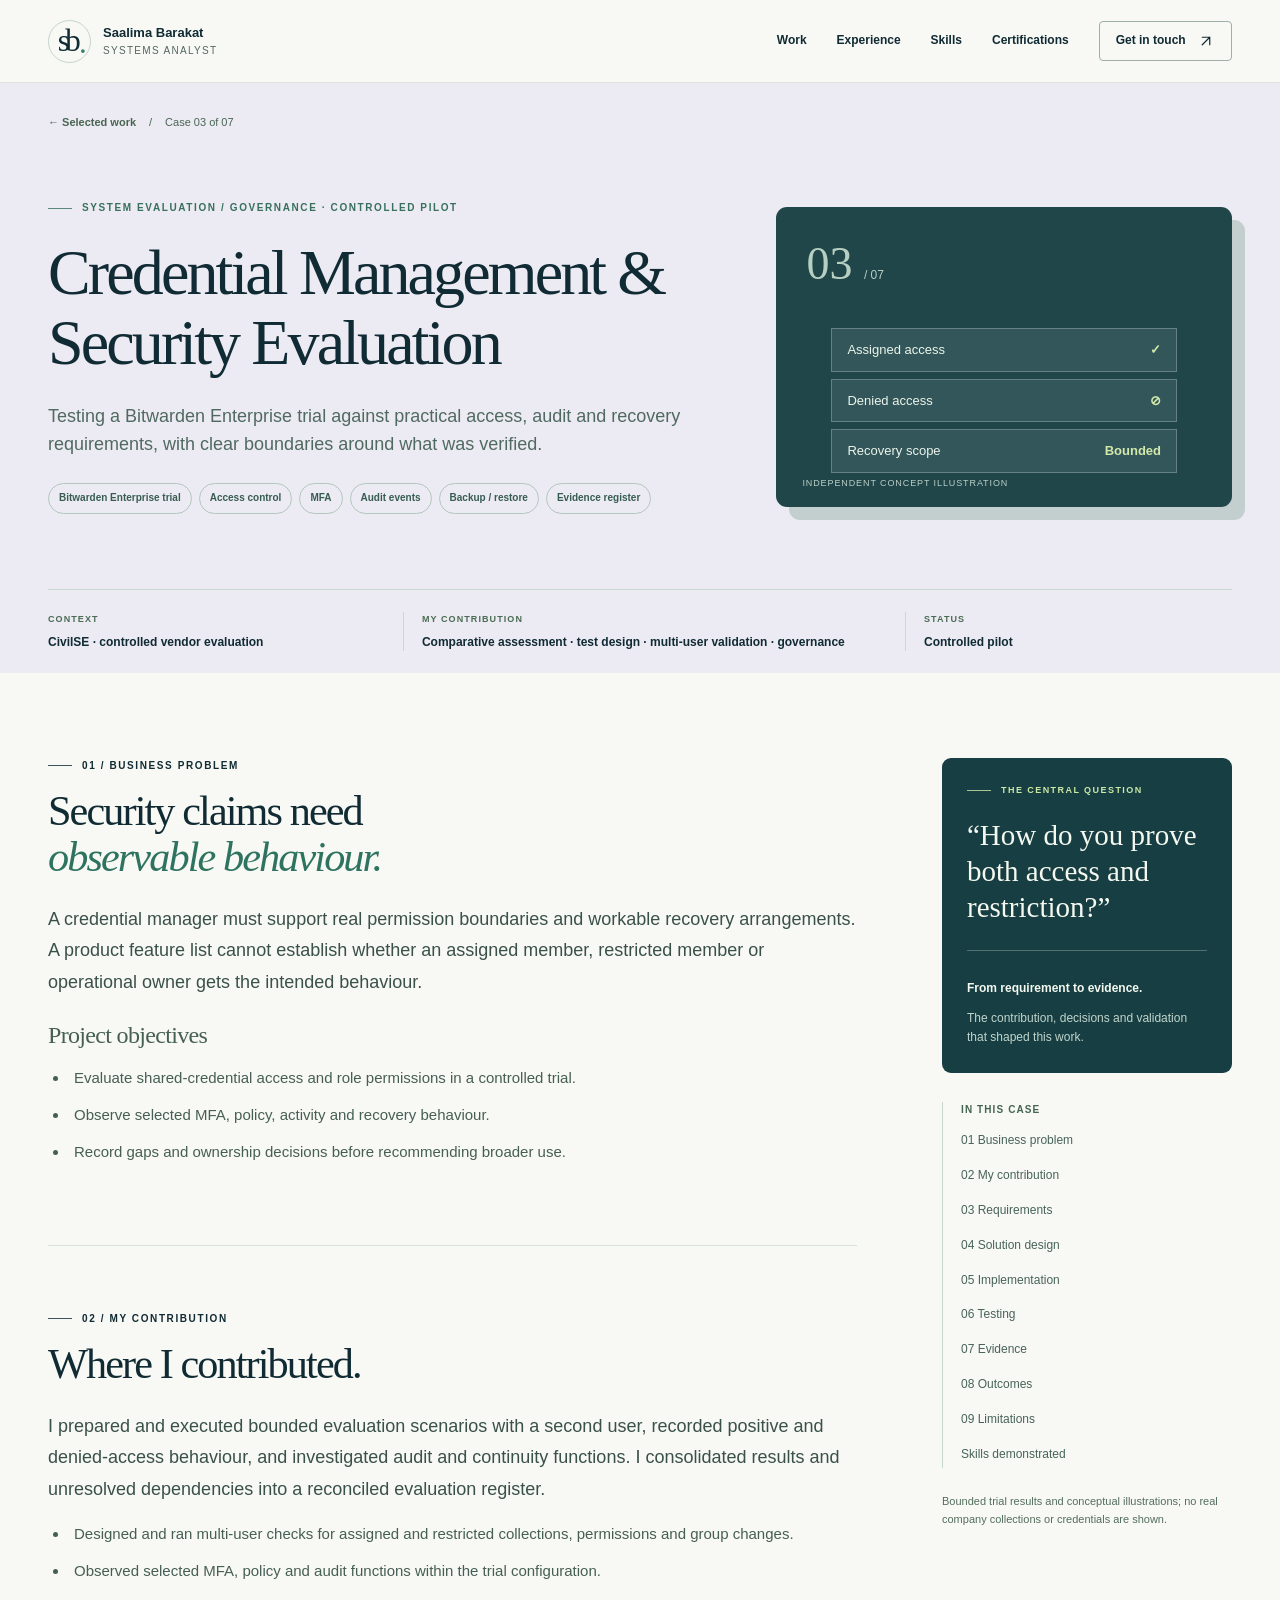
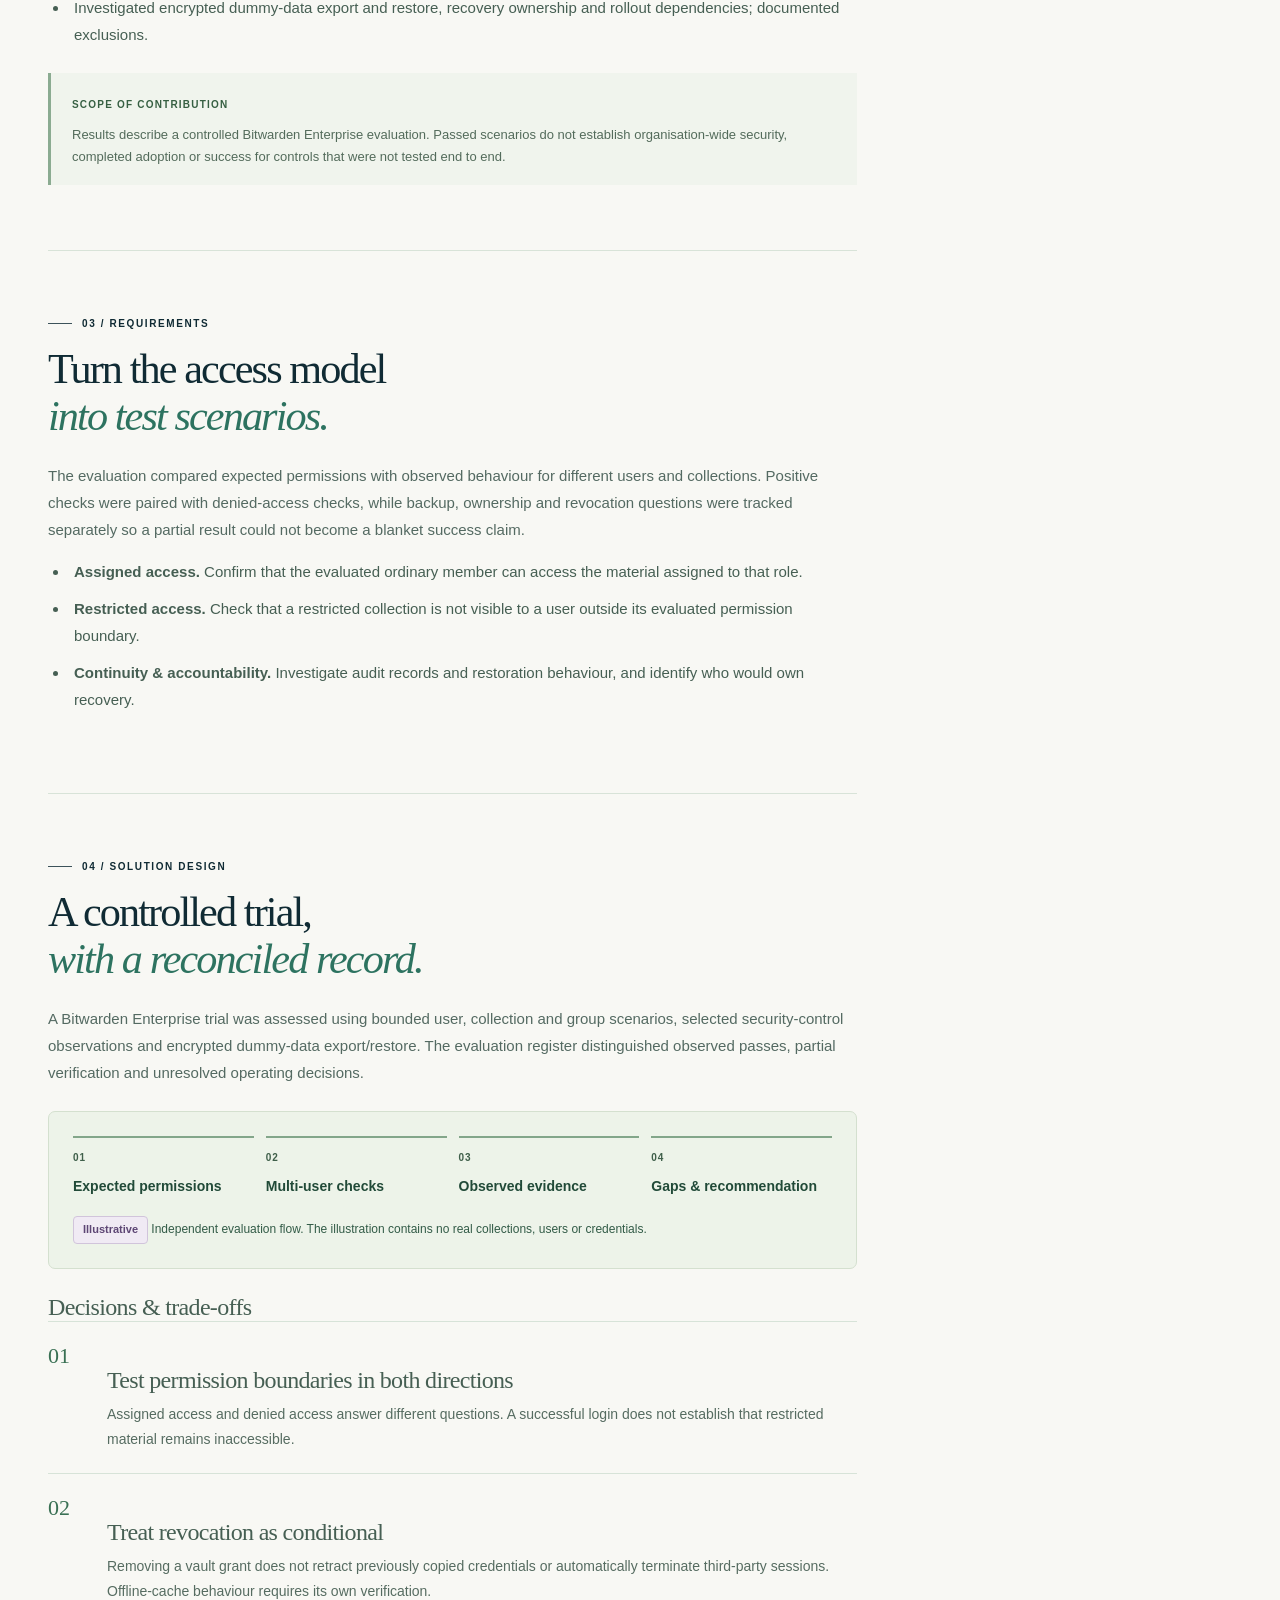
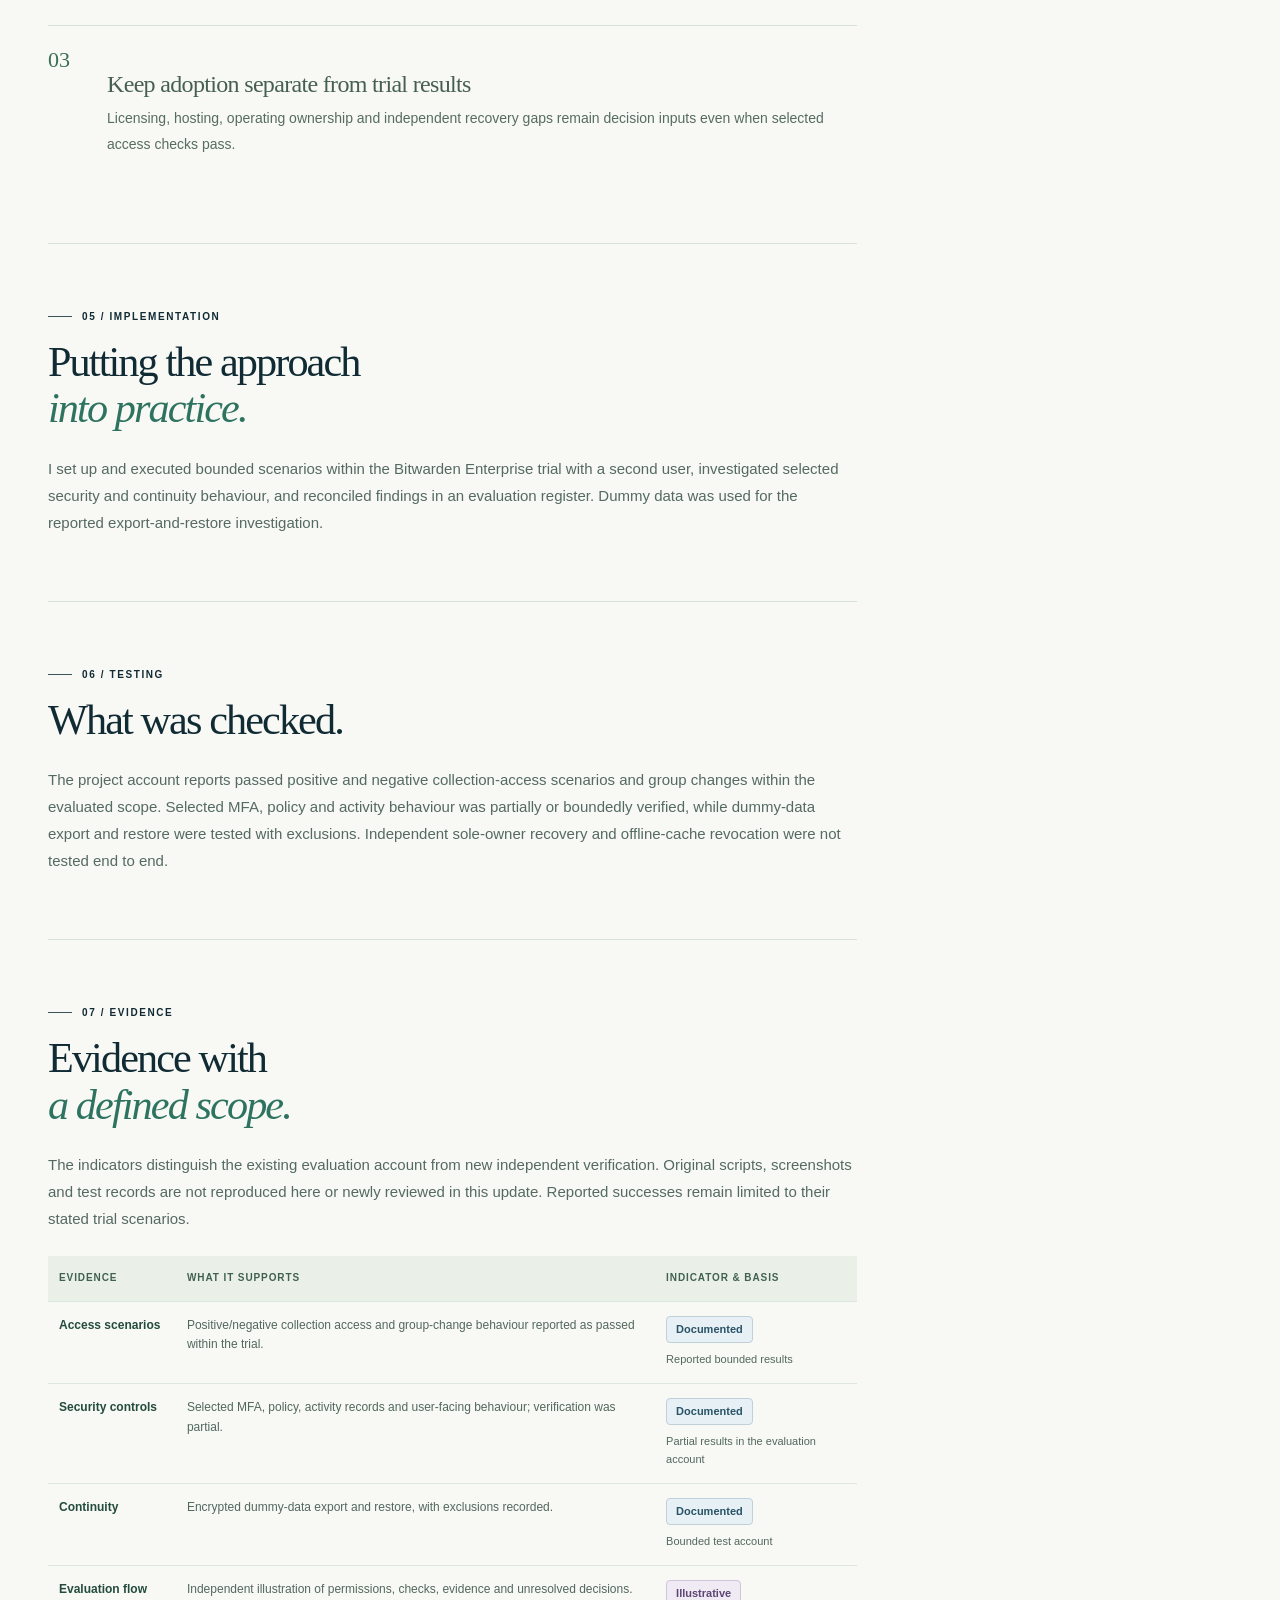
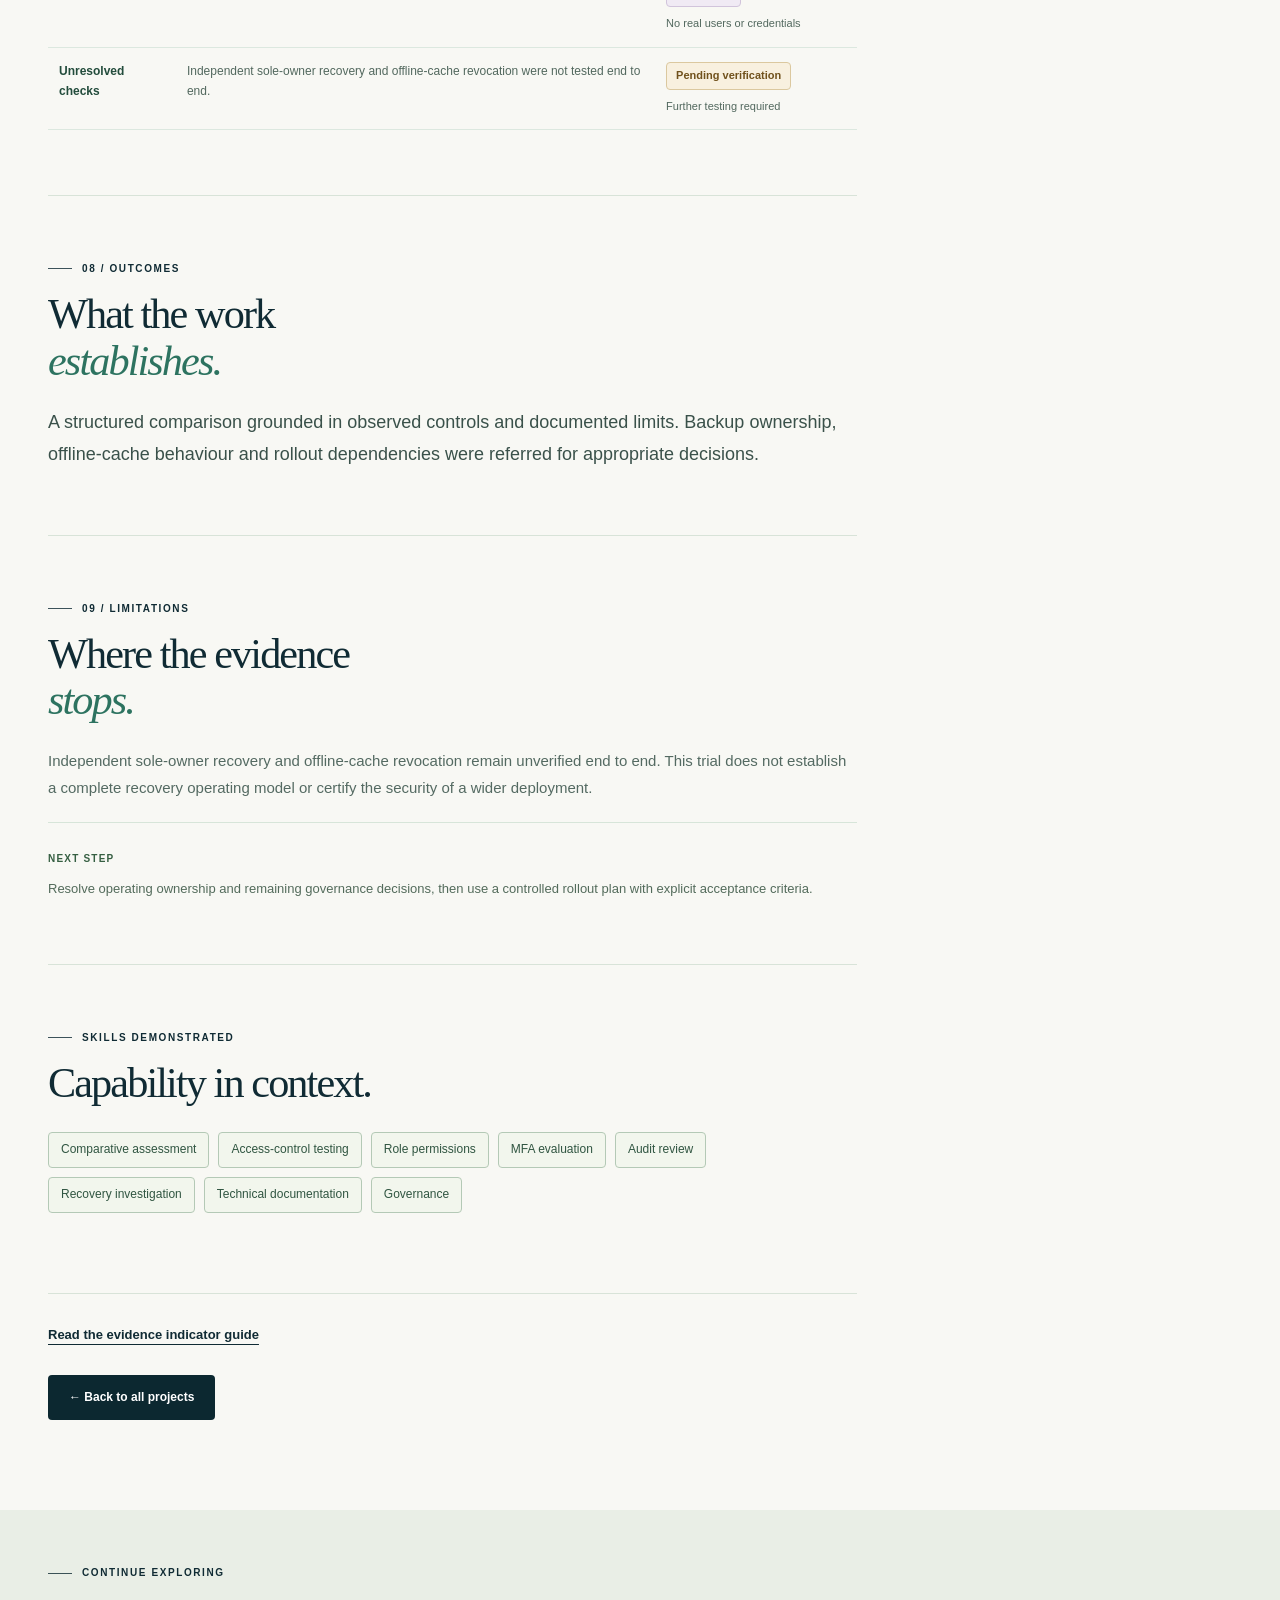
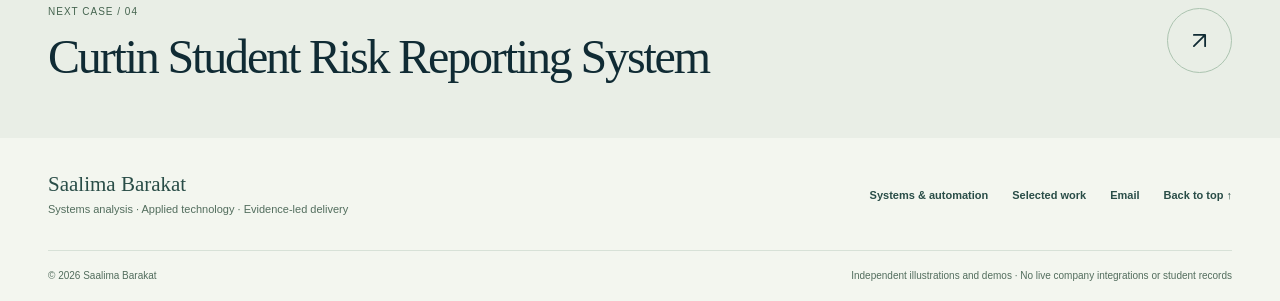
<file: work/credential-governance.html>
<!doctype html>
<html lang="en-AU">
  <head>
    <meta charset="utf-8" />
    <meta name="viewport" content="width=device-width, initial-scale=1" />
    <meta name="robots" content="index,follow" />
    <meta name="referrer" content="strict-origin-when-cross-origin" />
    <meta name="theme-color" content="#102a34" />
    <meta
      name="description"
      content="Moving beyond product demos to test who can see, change, recover and audit shared credentials."
    />
    <meta property="og:type" content="website" />
    <meta
      property="og:title"
      content="Credential Management &amp; Security Evaluation | Saalima Barakat"
    />
    <meta
      property="og:description"
      content="Moving beyond product demos to test who can see, change, recover and audit shared credentials."
    />
    <meta
      property="og:image"
      content="https://salstar07.github.io/systems-analysis-portfolio/assets/og-card.png"
    />
    <meta property="og:image:type" content="image/png" />
    <meta property="og:image:width" content="1200" />
    <meta property="og:image:height" content="630" />
    <meta
      property="og:image:alt"
      content="Saalima Barakat — Systems Analyst. Complex problems. Clearer systems."
    />
    <meta
      property="og:url"
      content="https://salstar07.github.io/systems-analysis-portfolio/work/credential-governance.html"
    />
    <meta property="og:locale" content="en_AU" />
    <meta name="twitter:card" content="summary_large_image" />
    <meta
      name="twitter:title"
      content="Credential Management &amp; Security Evaluation | Saalima Barakat"
    />
    <meta
      name="twitter:description"
      content="Moving beyond product demos to test who can see, change, recover and audit shared credentials."
    />
    <meta
      name="twitter:image"
      content="https://salstar07.github.io/systems-analysis-portfolio/assets/og-card.png"
    />
    <meta
      name="twitter:image:alt"
      content="Saalima Barakat — Systems Analyst. Complex problems. Clearer systems."
    />
    <link
      rel="canonical"
      href="https://salstar07.github.io/systems-analysis-portfolio/work/credential-governance.html"
    />
    <title>
      Credential Management &amp; Security Evaluation | Saalima Barakat
    </title>
    <link rel="icon" type="image/svg+xml" href="../assets/favicon.svg" />
    <link rel="stylesheet" href="../assets/style.css" />
    <script src="../assets/capacity-rules.js" defer></script>
    <script src="../assets/main.js" defer></script>

    <noscript
      ><style>
        .menu-toggle,
        .filters,
        .demo-grid {
          display: none !important;
        }
        .header {
          position: static;
        }
        .header-inner {
          height: auto;
          flex-wrap: wrap;
          padding-block: 18px;
        }
        .nav-links {
          position: static;
          display: flex;
          flex-wrap: wrap;
        }
      </style></noscript
    >
  </head>
  <body class="">
    <a href="#main" class="skip">Skip to content</a>

    <header class="header">
      <div class="container header-inner">
        <a
          class="identity"
          href="../index.html"
          aria-label="Saalima Barakat — Home"
          ><span class="monogram">sb<span class="monogram-point">.</span></span
          ><span class="identity-text"
            ><strong>Saalima Barakat</strong
            ><small>Systems Analyst</small></span
          ></a
        >
        <button
          class="menu-toggle"
          type="button"
          aria-expanded="false"
          aria-controls="site-nav"
          aria-label="Open navigation"
        >
          <span></span><span></span>
        </button>
        <nav class="nav-links" id="site-nav" aria-label="Site navigation">
          <a href="../index.html#work">Work</a>
          <a href="../index.html#experience">Experience</a>
          <a href="../index.html#about">Skills</a>
          <a href="../index.html#certifications">Certifications</a>
          <a class="nav-cta" href="../index.html#contact"
            >Get in touch
            <span aria-hidden="true"
              ><svg
                class="icon"
                viewBox="0 0 24 24"
                aria-hidden="true"
                focusable="false"
              >
                <path d="M7 17 17 7M7 7h10v10" /></svg></span
          ></a>
        </nav>
      </div>
    </header>
    <main id="main">
      <article class="case-page case-theme-violet">
        <div class="case-header">
          <div class="container">
            <div class="crumb">
              <a href="../index.html#work">← Selected work</a><span>/</span
              ><span>Case 03 of 07</span>
            </div>
            <div class="case-hero-grid">
              <div>
                <div class="section-kicker case-kicker">
                  SYSTEM EVALUATION / GOVERNANCE · Controlled pilot
                </div>
                <h1>Credential Management &amp; Security Evaluation</h1>
                <p class="case-deck">
                  Testing a Bitwarden Enterprise trial against practical access,
                  audit and recovery requirements, with clear boundaries around
                  what was verified.
                </p>
                <div class="tag-line">
                  <span>Bitwarden Enterprise trial</span
                  ><span>Access control</span><span>MFA</span
                  ><span>Audit events</span><span>Backup / restore</span
                  ><span>Evidence register</span>
                </div>
              </div>
              <div
                class="case-hero-art"
                role="img"
                aria-label="Concept illustration: evaluate assigned access, denied access and the bounded recovery scope."
              >
                <div class="case-visual-index">03 <span>/ 07</span></div>
                <div class="big-art-access">
                  <div>Assigned access <b>✓</b></div>
                  <div>Denied access <b>⊘</b></div>
                  <div>Recovery scope <b>Bounded</b></div>
                </div>

                <span class="art-disclosure"
                  >Independent concept illustration</span
                >
              </div>
            </div>
            <div class="case-statline">
              <div>
                <small>CONTEXT</small
                ><strong>CivilSE · controlled vendor evaluation</strong>
              </div>
              <div>
                <small>MY CONTRIBUTION</small
                ><strong
                  >Comparative assessment · test design · multi-user validation
                  · governance</strong
                >
              </div>
              <div><small>STATUS</small><strong>Controlled pilot</strong></div>
            </div>
          </div>
        </div>
        <div class="container case-mobile-toc">
          <details>
            <summary>Explore this case study</summary>
            <nav aria-label="Case study sections">
              <a href="#challenge">01 Business problem</a>
              <a href="#role">02 My contribution</a>
              <a href="#approach">03 Requirements</a>
              <a href="#solution">04 Solution design</a>
              <a href="#implementation">05 Implementation</a>
              <a href="#testing">06 Testing</a>
              <a href="#evidence">07 Evidence</a>
              <a href="#outcome">08 Outcomes</a>
              <a href="#limitations">09 Limitations</a>
              <a href="#skills">Skills demonstrated</a>
            </nav>
          </details>
        </div>
        <div class="container case-content-grid">
          <div class="case-story">
            <section class="case-block" id="challenge">
              <span class="section-kicker">01 / BUSINESS PROBLEM</span>
              <h2>Security claims need<br /><em>observable behaviour.</em></h2>
              <p class="big-prose">
                A credential manager must support real permission boundaries and
                workable recovery arrangements. A product feature list cannot
                establish whether an assigned member, restricted member or
                operational owner gets the intended behaviour.
              </p>
              <div class="case-objectives">
                <h3>Project objectives</h3>
                <ul>
                  <li>
                    Evaluate shared-credential access and role permissions in a
                    controlled trial.
                  </li>
                  <li>
                    Observe selected MFA, policy, activity and recovery
                    behaviour.
                  </li>
                  <li>
                    Record gaps and ownership decisions before recommending
                    broader use.
                  </li>
                </ul>
              </div>
            </section>
            <section class="case-block" id="role">
              <span class="section-kicker">02 / MY CONTRIBUTION</span>
              <h2>Where I contributed.</h2>
              <p class="big-prose">
                I prepared and executed bounded evaluation scenarios with a
                second user, recorded positive and denied-access behaviour, and
                investigated audit and continuity functions. I consolidated
                results and unresolved dependencies into a reconciled evaluation
                register.
              </p>
              <ul class="case-prose-list">
                <li>
                  Designed and ran multi-user checks for assigned and restricted
                  collections, permissions and group changes.
                </li>
                <li>
                  Observed selected MFA, policy and audit functions within the
                  trial configuration.
                </li>
                <li>
                  Investigated encrypted dummy-data export and restore, recovery
                  ownership and rollout dependencies; documented exclusions.
                </li>
              </ul>
              <div class="case-note">
                <span>SCOPE OF CONTRIBUTION</span>
                <p>
                  Results describe a controlled Bitwarden Enterprise evaluation.
                  Passed scenarios do not establish organisation-wide security,
                  completed adoption or success for controls that were not
                  tested end to end.
                </p>
              </div>
            </section>
            <section class="case-block" id="approach">
              <span class="section-kicker">03 / REQUIREMENTS</span>
              <h2>Turn the access model<br /><em>into test scenarios.</em></h2>
              <p>
                The evaluation compared expected permissions with observed
                behaviour for different users and collections. Positive checks
                were paired with denied-access checks, while backup, ownership
                and revocation questions were tracked separately so a partial
                result could not become a blanket success claim.
              </p>
              <ul class="case-prose-list">
                <li>
                  <strong>Assigned access.</strong> Confirm that the evaluated
                  ordinary member can access the material assigned to that role.
                </li>
                <li>
                  <strong>Restricted access.</strong> Check that a restricted
                  collection is not visible to a user outside its evaluated
                  permission boundary.
                </li>
                <li>
                  <strong>Continuity &amp; accountability.</strong> Investigate
                  audit records and restoration behaviour, and identify who
                  would own recovery.
                </li>
              </ul>
            </section>
            <section class="case-block" id="solution">
              <span class="section-kicker">04 / SOLUTION DESIGN</span>
              <h2>
                A controlled trial,<br /><em>with a reconciled record.</em>
              </h2>
              <p>
                A Bitwarden Enterprise trial was assessed using bounded user,
                collection and group scenarios, selected security-control
                observations and encrypted dummy-data export/restore. The
                evaluation register distinguished observed passes, partial
                verification and unresolved operating decisions.
              </p>
              <figure class="case-flow">
                <ol>
                  <li><span>01</span><strong>Expected permissions</strong></li>
                  <li><span>02</span><strong>Multi-user checks</strong></li>
                  <li><span>03</span><strong>Observed evidence</strong></li>
                  <li>
                    <span>04</span><strong>Gaps &amp; recommendation</strong>
                  </li>
                </ol>
                <figcaption>
                  <span class="evidence-badge evidence-illustrative"
                    >Illustrative</span
                  >
                  Independent evaluation flow. The illustration contains no real
                  collections, users or credentials.
                </figcaption>
              </figure>
              <div id="decision" class="case-objectives">
                <h3>Decisions &amp; trade-offs</h3>
                <div class="decision-list">
                  <div class="decision">
                    <span>01</span>
                    <div>
                      <h3>Test permission boundaries in both directions</h3>
                      <p>
                        Assigned access and denied access answer different
                        questions. A successful login does not establish that
                        restricted material remains inaccessible.
                      </p>
                    </div>
                  </div>
                  <div class="decision">
                    <span>02</span>
                    <div>
                      <h3>Treat revocation as conditional</h3>
                      <p>
                        Removing a vault grant does not retract previously
                        copied credentials or automatically terminate
                        third-party sessions. Offline-cache behaviour requires
                        its own verification.
                      </p>
                    </div>
                  </div>
                  <div class="decision">
                    <span>03</span>
                    <div>
                      <h3>Keep adoption separate from trial results</h3>
                      <p>
                        Licensing, hosting, operating ownership and independent
                        recovery gaps remain decision inputs even when selected
                        access checks pass.
                      </p>
                    </div>
                  </div>
                </div>
              </div>
            </section>
            <section class="case-block" id="implementation">
              <span class="section-kicker">05 / IMPLEMENTATION</span>
              <h2>Putting the approach<br /><em>into practice.</em></h2>
              <p>
                I set up and executed bounded scenarios within the Bitwarden
                Enterprise trial with a second user, investigated selected
                security and continuity behaviour, and reconciled findings in an
                evaluation register. Dummy data was used for the reported
                export-and-restore investigation.
              </p>
            </section>
            <section class="case-block" id="testing">
              <span class="section-kicker">06 / TESTING</span>
              <h2>What was checked.</h2>
              <p>
                The project account reports passed positive and negative
                collection-access scenarios and group changes within the
                evaluated scope. Selected MFA, policy and activity behaviour was
                partially or boundedly verified, while dummy-data export and
                restore were tested with exclusions. Independent sole-owner
                recovery and offline-cache revocation were not tested end to
                end.
              </p>
            </section>
            <section class="case-block" id="evidence">
              <span class="section-kicker">07 / EVIDENCE</span>
              <h2>Evidence with<br /><em>a defined scope.</em></h2>
              <p>
                The indicators distinguish the existing evaluation account from
                new independent verification. Original scripts, screenshots and
                test records are not reproduced here or newly reviewed in this
                update. Reported successes remain limited to their stated trial
                scenarios.
              </p>
              <div
                class="evidence-table-wrap"
                role="region"
                aria-label="Evidence and validation scope"
                tabindex="0"
              >
                <table class="evidence-table">
                  <caption class="visually-hidden">
                    Evidence, status and supporting basis for this case study
                  </caption>
                  <thead>
                    <tr>
                      <th scope="col">Evidence</th>
                      <th scope="col">What it supports</th>
                      <th scope="col">Indicator &amp; basis</th>
                    </tr>
                  </thead>
                  <tbody>
                    <tr>
                      <th scope="row">Access scenarios</th>
                      <td>
                        Positive/negative collection access and group-change
                        behaviour reported as passed within the trial.
                      </td>
                      <td>
                        <span class="evidence-badge evidence-documented"
                          >Documented</span
                        >
                        <p>Reported bounded results</p>
                      </td>
                    </tr>
                    <tr>
                      <th scope="row">Security controls</th>
                      <td>
                        Selected MFA, policy, activity records and user-facing
                        behaviour; verification was partial.
                      </td>
                      <td>
                        <span class="evidence-badge evidence-documented"
                          >Documented</span
                        >
                        <p>Partial results in the evaluation account</p>
                      </td>
                    </tr>
                    <tr>
                      <th scope="row">Continuity</th>
                      <td>
                        Encrypted dummy-data export and restore, with exclusions
                        recorded.
                      </td>
                      <td>
                        <span class="evidence-badge evidence-documented"
                          >Documented</span
                        >
                        <p>Bounded test account</p>
                      </td>
                    </tr>
                    <tr>
                      <th scope="row">Evaluation flow</th>
                      <td>
                        Independent illustration of permissions, checks,
                        evidence and unresolved decisions.
                      </td>
                      <td>
                        <span class="evidence-badge evidence-illustrative"
                          >Illustrative</span
                        >
                        <p>No real users or credentials</p>
                      </td>
                    </tr>
                    <tr>
                      <th scope="row">Unresolved checks</th>
                      <td>
                        Independent sole-owner recovery and offline-cache
                        revocation were not tested end to end.
                      </td>
                      <td>
                        <span class="evidence-badge evidence-pending"
                          >Pending verification</span
                        >
                        <p>Further testing required</p>
                      </td>
                    </tr>
                  </tbody>
                </table>
              </div>
            </section>
            <section class="case-block" id="outcome">
              <span class="section-kicker">08 / OUTCOMES</span>
              <h2>What the work<br /><em>establishes.</em></h2>
              <p class="big-prose">
                A structured comparison grounded in observed controls and
                documented limits. Backup ownership, offline-cache behaviour and
                rollout dependencies were referred for appropriate decisions.
              </p>
            </section>
            <section class="case-block" id="limitations">
              <span class="section-kicker">09 / LIMITATIONS</span>
              <h2>Where the evidence<br /><em>stops.</em></h2>
              <p>
                Independent sole-owner recovery and offline-cache revocation
                remain unverified end to end. This trial does not establish a
                complete recovery operating model or certify the security of a
                wider deployment.
              </p>
              <div class="next-step">
                <span>NEXT STEP</span>
                <p>
                  Resolve operating ownership and remaining governance
                  decisions, then use a controlled rollout plan with explicit
                  acceptance criteria.
                </p>
              </div>
            </section>
            <section class="case-block" id="skills">
              <span class="section-kicker">SKILLS DEMONSTRATED</span>
              <h2>Capability in context.</h2>
              <ul class="case-skills">
                <li>Comparative assessment</li>
                <li>Access-control testing</li>
                <li>Role permissions</li>
                <li>MFA evaluation</li>
                <li>Audit review</li>
                <li>Recovery investigation</li>
                <li>Technical documentation</li>
                <li>Governance</li>
              </ul>
            </section>
            <p class="evidence-guide-link">
              <a class="text-link" href="../index.html#project-evidence"
                >Read the evidence indicator guide</a
              >
            </p>
            <div class="case-end">
              <a class="button button-dark" href="../index.html#work"
                >← Back to all projects</a
              >
            </div>
          </div>
          <aside class="case-sidebar">
            <div class="sidebar-card">
              <span class="section-kicker">THE CENTRAL QUESTION</span>
              <blockquote>
                “How do you prove both access and restriction?”
              </blockquote>
              <div class="sidebar-rule"></div>
              <strong>From requirement to evidence.</strong>
              <p>
                The contribution, decisions and validation that shaped this
                work.
              </p>
            </div>
            <nav class="sidebar-toc" aria-label="Case study sections">
              <span>IN THIS CASE</span>
              <a href="#challenge">01 Business problem</a>
              <a href="#role">02 My contribution</a>
              <a href="#approach">03 Requirements</a>
              <a href="#solution">04 Solution design</a>
              <a href="#implementation">05 Implementation</a>
              <a href="#testing">06 Testing</a>
              <a href="#evidence">07 Evidence</a>
              <a href="#outcome">08 Outcomes</a>
              <a href="#limitations">09 Limitations</a>
              <a href="#skills">Skills demonstrated</a>
            </nav>
            <p class="sidebar-disclosure">
              Bounded trial results and conceptual illustrations; no real
              company collections or credentials are shown.
            </p>
          </aside>
        </div>
        <section class="case-next-section">
          <div class="container">
            <span class="section-kicker">CONTINUE EXPLORING</span>
            <div class="next-case-row">
              <div>
                <small>NEXT CASE / 04</small>
                <h2>Curtin Student Risk Reporting System</h2>
              </div>
              <a
                class="round-next"
                href="student-risk.html"
                aria-label="Read next case: Curtin Student Risk Reporting System"
                ><svg
                  class="icon"
                  viewBox="0 0 24 24"
                  aria-hidden="true"
                  focusable="false"
                >
                  <path d="M7 17 17 7M7 7h10v10" /></svg
              ></a>
            </div>
          </div>
        </section>
      </article>
    </main>
    <footer class="footer">
      <div class="container foot-grid">
        <div>
          <span class="foot-name">Saalima Barakat</span
          ><span class="foot-sub"
            >Systems analysis · Applied technology · Evidence-led delivery</span
          >
        </div>
        <div class="foot-right">
          <a href="../index.html#more-projects">Systems &amp; automation</a
          ><a href="../index.html#work">Selected work</a
          ><a
            href="mailto:0719saalima@gmail.com?subject=Systems%20Analyst%20opportunity"
            >Email</a
          ><a href="#main">Back to top ↑</a>
        </div>
      </div>
      <div class="container foot-base">
        <span>© 2026 Saalima Barakat</span
        ><span
          >Independent illustrations and demos · No live company integrations or
          student records</span
        >
      </div>
    </footer>
  </body>
</html>
</file>
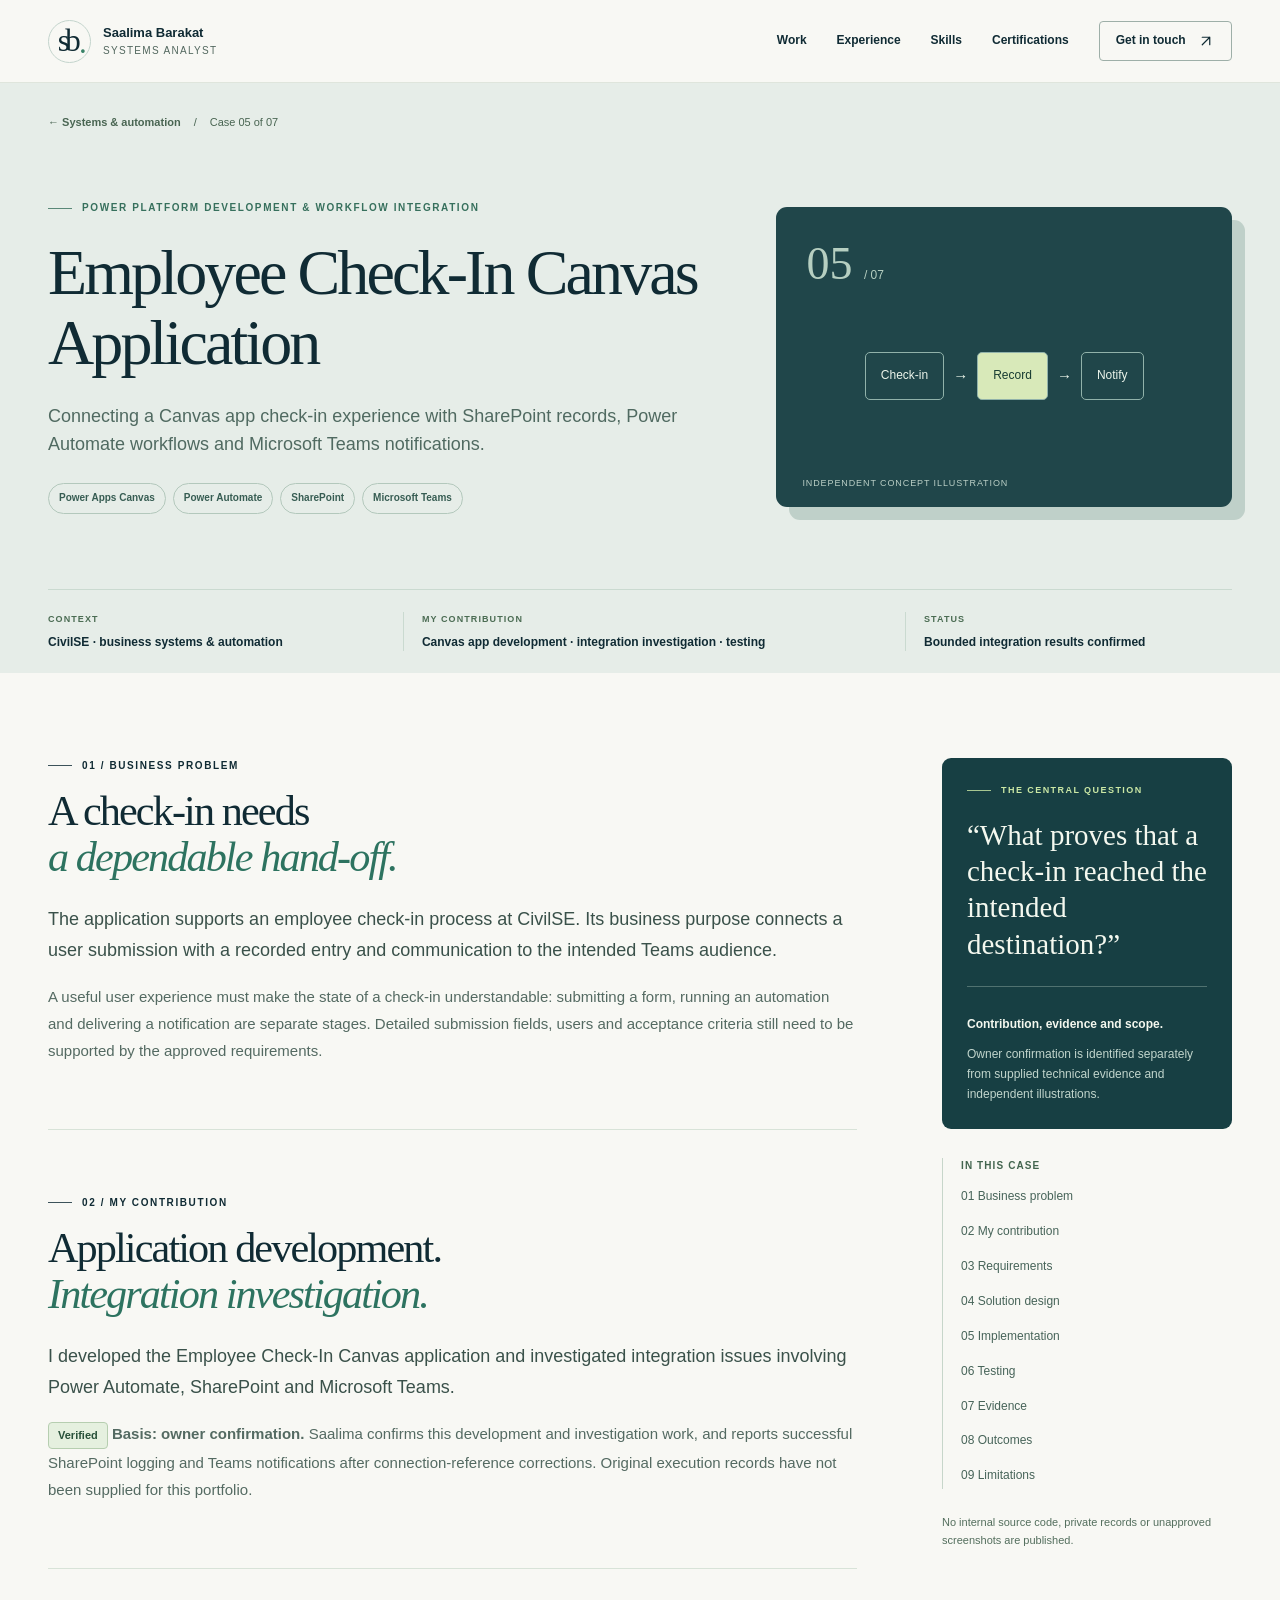
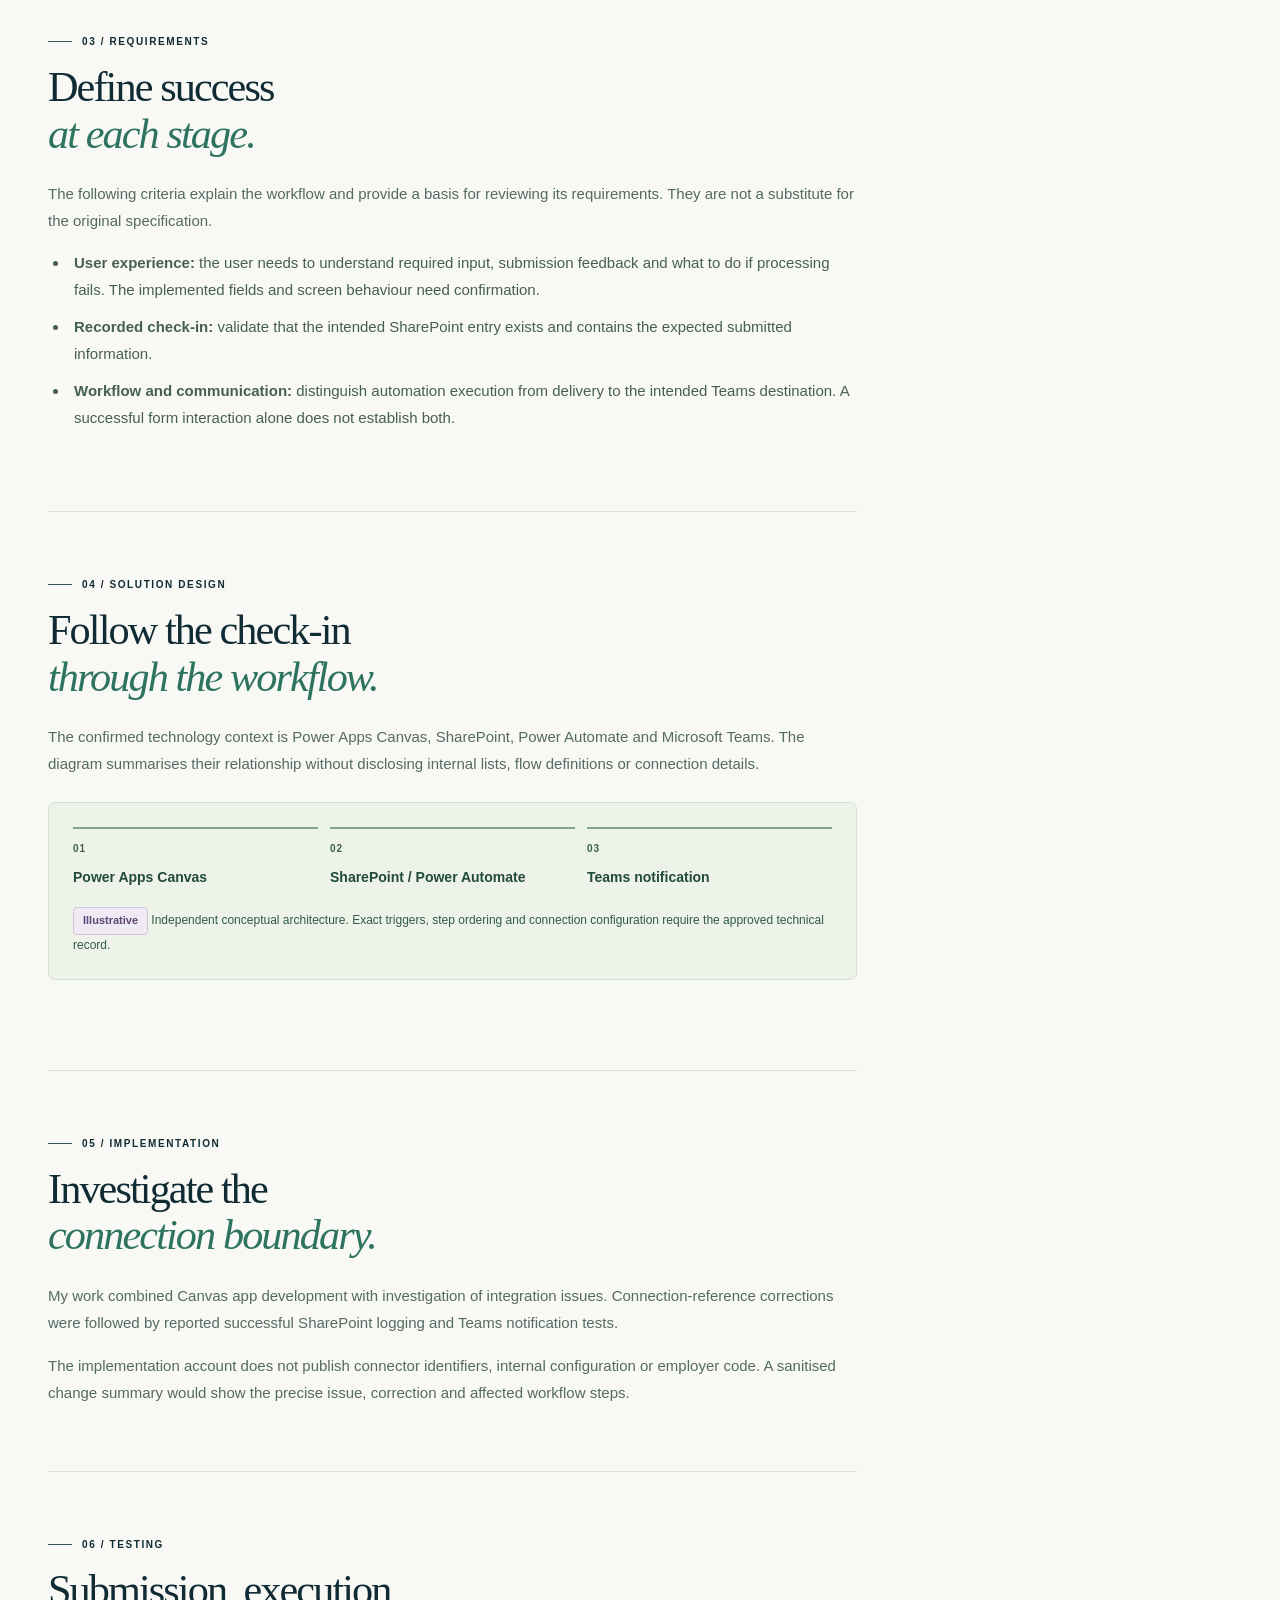
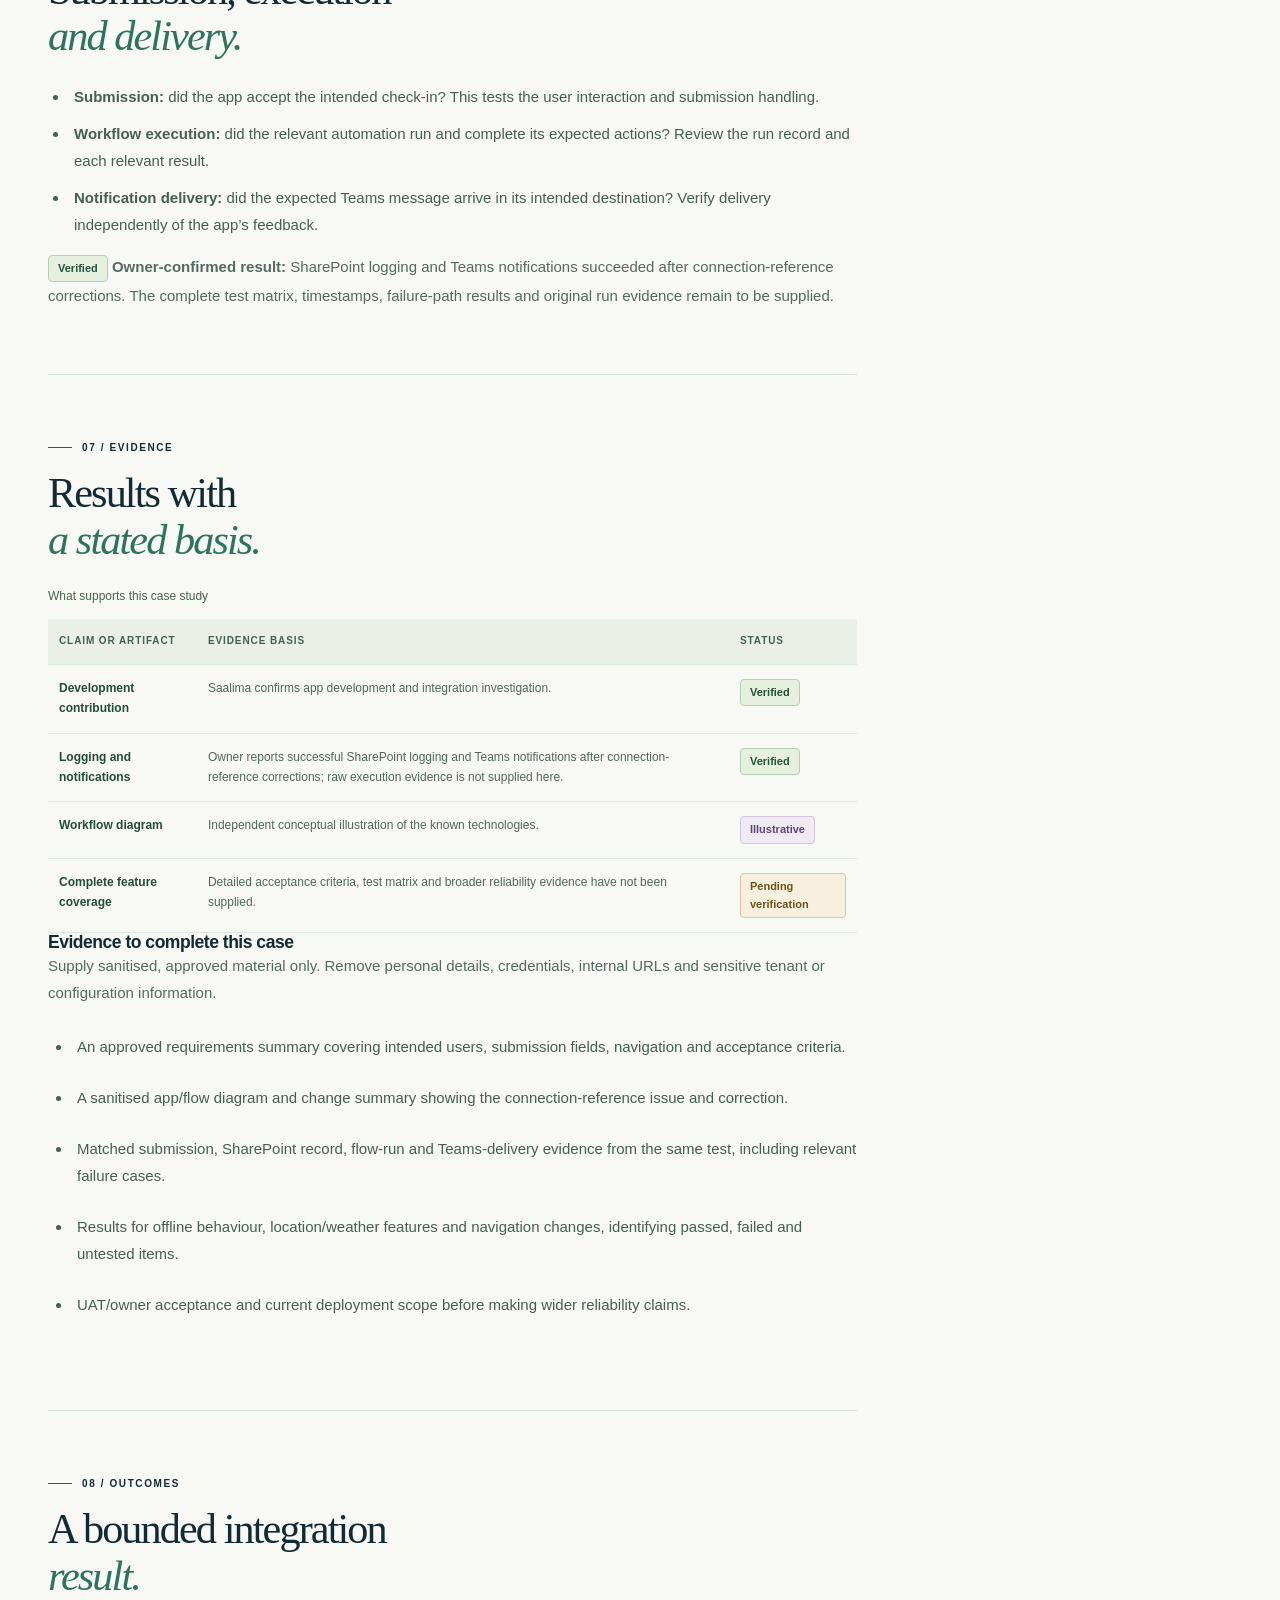
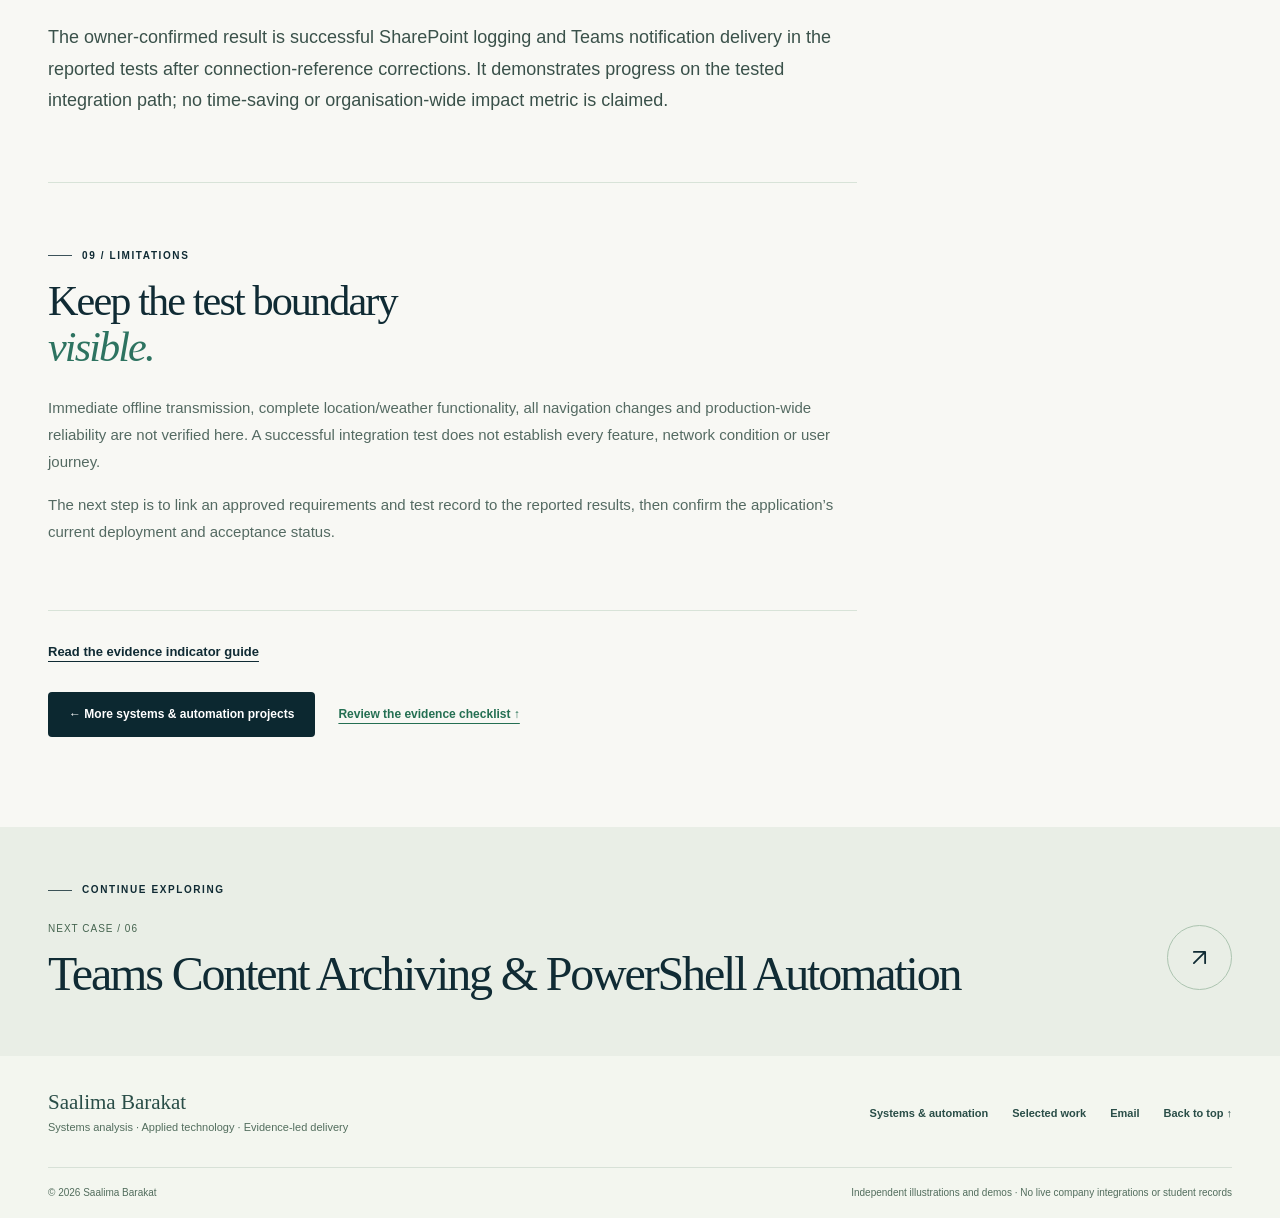
<file: work/employee-check-in.html>
<!doctype html>
<html lang="en-AU">
  <head>
    <meta charset="utf-8" />
    <meta name="viewport" content="width=device-width, initial-scale=1" />
    <meta name="robots" content="index,follow" />
    <meta name="referrer" content="strict-origin-when-cross-origin" />
    <meta name="theme-color" content="#102a34" />
    <meta
      name="description"
      content="CivilSE Employee Check-In Canvas app development and integration investigation, with owner-confirmed SharePoint logging and Teams notification results."
    />
    <meta property="og:type" content="website" />
    <meta
      property="og:title"
      content="Employee Check-In Canvas Application | Saalima Barakat"
    />
    <meta
      property="og:description"
      content="CivilSE Employee Check-In Canvas app development and integration investigation, with owner-confirmed SharePoint logging and Teams notification results."
    />
    <meta
      property="og:image"
      content="https://salstar07.github.io/systems-analysis-portfolio/assets/og-card.png"
    />
    <meta property="og:image:type" content="image/png" />
    <meta property="og:image:width" content="1200" />
    <meta property="og:image:height" content="630" />
    <meta
      property="og:image:alt"
      content="Saalima Barakat — Systems Analyst. Complex problems. Clearer systems."
    />
    <meta
      property="og:url"
      content="https://salstar07.github.io/systems-analysis-portfolio/work/employee-check-in.html"
    />
    <meta property="og:locale" content="en_AU" />
    <meta name="twitter:card" content="summary_large_image" />
    <meta
      name="twitter:title"
      content="Employee Check-In Canvas Application | Saalima Barakat"
    />
    <meta
      name="twitter:description"
      content="CivilSE Employee Check-In Canvas app development and integration investigation, with owner-confirmed SharePoint logging and Teams notification results."
    />
    <meta
      name="twitter:image"
      content="https://salstar07.github.io/systems-analysis-portfolio/assets/og-card.png"
    />
    <meta
      name="twitter:image:alt"
      content="Saalima Barakat — Systems Analyst. Complex problems. Clearer systems."
    />
    <link
      rel="canonical"
      href="https://salstar07.github.io/systems-analysis-portfolio/work/employee-check-in.html"
    />
    <title>Employee Check-In Canvas Application | Saalima Barakat</title>
    <link rel="icon" type="image/svg+xml" href="../assets/favicon.svg" />
    <link rel="stylesheet" href="../assets/style.css" />
    <script src="../assets/capacity-rules.js" defer></script>
    <script src="../assets/main.js" defer></script>

    <noscript
      ><style>
        .menu-toggle,
        .filters,
        .demo-grid {
          display: none !important;
        }
        .header {
          position: static;
        }
        .header-inner {
          height: auto;
          flex-wrap: wrap;
          padding-block: 18px;
        }
        .nav-links {
          position: static;
          display: flex;
          flex-wrap: wrap;
        }
      </style></noscript
    >
  </head>
  <body class="">
    <a href="#main" class="skip">Skip to content</a>

    <header class="header">
      <div class="container header-inner">
        <a
          class="identity"
          href="../index.html"
          aria-label="Saalima Barakat — Home"
          ><span class="monogram">sb<span class="monogram-point">.</span></span
          ><span class="identity-text"
            ><strong>Saalima Barakat</strong
            ><small>Systems Analyst</small></span
          ></a
        >
        <button
          class="menu-toggle"
          type="button"
          aria-expanded="false"
          aria-controls="site-nav"
          aria-label="Open navigation"
        >
          <span></span><span></span>
        </button>
        <nav class="nav-links" id="site-nav" aria-label="Site navigation">
          <a href="../index.html#work">Work</a>
          <a href="../index.html#experience">Experience</a>
          <a href="../index.html#about">Skills</a>
          <a href="../index.html#certifications">Certifications</a>
          <a class="nav-cta" href="../index.html#contact"
            >Get in touch
            <span aria-hidden="true"
              ><svg
                class="icon"
                viewBox="0 0 24 24"
                aria-hidden="true"
                focusable="false"
              >
                <path d="M7 17 17 7M7 7h10v10" /></svg></span
          ></a>
        </nav>
      </div>
    </header>
    <main id="main">
      <article class="case-page case-theme-teal">
        <div class="case-header">
          <div class="container">
            <div class="crumb">
              <a href="../index.html#more-projects"
                >← Systems &amp; automation</a
              ><span>/</span><span>Case 05 of 07</span>
            </div>
            <div class="case-hero-grid">
              <div>
                <div class="section-kicker case-kicker">
                  POWER PLATFORM DEVELOPMENT &amp; WORKFLOW INTEGRATION
                </div>
                <h1>Employee Check-In Canvas Application</h1>
                <p class="case-deck">
                  Connecting a Canvas app check-in experience with SharePoint
                  records, Power Automate workflows and Microsoft Teams
                  notifications.
                </p>
                <div class="tag-line">
                  <span>Power Apps Canvas</span><span>Power Automate</span
                  ><span>SharePoint</span><span>Microsoft Teams</span>
                </div>
              </div>
              <div
                class="case-hero-art"
                role="img"
                aria-label="Concept illustration: a check-in moves through recording and notification. This is a conceptual summary, not proof of every application path."
              >
                <div class="case-visual-index">05 <span>/ 07</span></div>
                <div class="big-art-network">
                  <span>Check-in</span><b>→</b><span>Record</span><b>→</b
                  ><span>Notify</span>
                </div>
                <span class="art-disclosure"
                  >Independent concept illustration</span
                >
              </div>
            </div>
            <div class="case-statline">
              <div>
                <small>CONTEXT</small
                ><strong>CivilSE · business systems &amp; automation</strong>
              </div>
              <div>
                <small>MY CONTRIBUTION</small
                ><strong
                  >Canvas app development · integration investigation ·
                  testing</strong
                >
              </div>
              <div>
                <small>STATUS</small
                ><strong>Bounded integration results confirmed</strong>
              </div>
            </div>
          </div>
        </div>
        <div class="container case-mobile-toc">
          <details>
            <summary>Explore this case study</summary>
            <nav aria-label="Case study sections">
              <a href="#challenge">01 Business problem</a
              ><a href="#role">02 My contribution</a
              ><a href="#approach">03 Requirements</a
              ><a href="#solution">04 Solution design</a
              ><a href="#implementation">05 Implementation</a
              ><a href="#testing">06 Testing</a
              ><a href="#evidence">07 Evidence</a
              ><a href="#outcome">08 Outcomes</a
              ><a href="#limitations">09 Limitations</a>
            </nav>
          </details>
        </div>
        <div class="container case-content-grid">
          <div class="case-story">
            <section class="case-block" id="challenge">
              <span class="section-kicker">01 / BUSINESS PROBLEM</span>
              <h2>A check-in needs<br /><em>a dependable hand-off.</em></h2>
              <p class="big-prose">
                The application supports an employee check-in process at
                CivilSE. Its business purpose connects a user submission with a
                recorded entry and communication to the intended Teams audience.
              </p>
              <p>
                A useful user experience must make the state of a check-in
                understandable: submitting a form, running an automation and
                delivering a notification are separate stages. Detailed
                submission fields, users and acceptance criteria still need to
                be supported by the approved requirements.
              </p>
            </section>
            <section class="case-block" id="role">
              <span class="section-kicker">02 / MY CONTRIBUTION</span>
              <h2>
                Application development.<br /><em
                  >Integration investigation.</em
                >
              </h2>
              <p class="big-prose">
                I developed the Employee Check-In Canvas application and
                investigated integration issues involving Power Automate,
                SharePoint and Microsoft Teams.
              </p>
              <p>
                <span class="evidence-badge evidence-verified">Verified</span>
                <strong>Basis: owner confirmation.</strong> Saalima confirms
                this development and investigation work, and reports successful
                SharePoint logging and Teams notifications after
                connection-reference corrections. Original execution records
                have not been supplied for this portfolio.
              </p>
            </section>
            <section class="case-block" id="approach">
              <span class="section-kicker">03 / REQUIREMENTS</span>
              <h2>Define success<br /><em>at each stage.</em></h2>
              <p>
                The following criteria explain the workflow and provide a basis
                for reviewing its requirements. They are not a substitute for
                the original specification.
              </p>
              <ul class="case-prose-list">
                <li>
                  <strong>User experience:</strong> the user needs to understand
                  required input, submission feedback and what to do if
                  processing fails. The implemented fields and screen behaviour
                  need confirmation.
                </li>
                <li>
                  <strong>Recorded check-in:</strong> validate that the intended
                  SharePoint entry exists and contains the expected submitted
                  information.
                </li>
                <li>
                  <strong>Workflow and communication:</strong> distinguish
                  automation execution from delivery to the intended Teams
                  destination. A successful form interaction alone does not
                  establish both.
                </li>
              </ul>
            </section>
            <section class="case-block" id="solution">
              <span class="section-kicker">04 / SOLUTION DESIGN</span>
              <h2>Follow the check-in<br /><em>through the workflow.</em></h2>
              <p>
                The confirmed technology context is Power Apps Canvas,
                SharePoint, Power Automate and Microsoft Teams. The diagram
                summarises their relationship without disclosing internal lists,
                flow definitions or connection details.
              </p>
              <figure class="case-flow">
                <ol>
                  <li><span>01</span><strong>Power Apps Canvas</strong></li>
                  <li>
                    <span>02</span><strong>SharePoint / Power Automate</strong>
                  </li>
                  <li><span>03</span><strong>Teams notification</strong></li>
                </ol>
                <figcaption>
                  <span class="evidence-badge evidence-illustrative"
                    >Illustrative</span
                  >
                  Independent conceptual architecture. Exact triggers, step
                  ordering and connection configuration require the approved
                  technical record.
                </figcaption>
              </figure>
            </section>
            <section class="case-block" id="implementation">
              <span class="section-kicker">05 / IMPLEMENTATION</span>
              <h2>Investigate the<br /><em>connection boundary.</em></h2>
              <p>
                My work combined Canvas app development with investigation of
                integration issues. Connection-reference corrections were
                followed by reported successful SharePoint logging and Teams
                notification tests.
              </p>
              <p>
                The implementation account does not publish connector
                identifiers, internal configuration or employer code. A
                sanitised change summary would show the precise issue,
                correction and affected workflow steps.
              </p>
            </section>
            <section class="case-block" id="testing">
              <span class="section-kicker">06 / TESTING</span>
              <h2>Submission, execution<br /><em>and delivery.</em></h2>
              <ul class="case-prose-list">
                <li>
                  <strong>Submission:</strong> did the app accept the intended
                  check-in? This tests the user interaction and submission
                  handling.
                </li>
                <li>
                  <strong>Workflow execution:</strong> did the relevant
                  automation run and complete its expected actions? Review the
                  run record and each relevant result.
                </li>
                <li>
                  <strong>Notification delivery:</strong> did the expected Teams
                  message arrive in its intended destination? Verify delivery
                  independently of the app’s feedback.
                </li>
              </ul>
              <p>
                <span class="evidence-badge evidence-verified">Verified</span>
                <strong>Owner-confirmed result:</strong> SharePoint logging and
                Teams notifications succeeded after connection-reference
                corrections. The complete test matrix, timestamps, failure-path
                results and original run evidence remain to be supplied.
              </p>
            </section>
            <section class="case-block" id="evidence">
              <span class="section-kicker">07 / EVIDENCE</span>
              <h2>Results with<br /><em>a stated basis.</em></h2>
              <div
                class="evidence-table-wrap"
                role="region"
                aria-label="Evidence and validation scope"
                tabindex="0"
              >
                <table class="evidence-table">
                  <caption>
                    What supports this case study
                  </caption>
                  <thead>
                    <tr>
                      <th scope="col">Claim or artifact</th>
                      <th scope="col">Evidence basis</th>
                      <th scope="col">Status</th>
                    </tr>
                  </thead>
                  <tbody>
                    <tr>
                      <th scope="row">Development contribution</th>
                      <td>
                        Saalima confirms app development and integration
                        investigation.
                      </td>
                      <td>
                        <span class="evidence-badge evidence-verified"
                          >Verified</span
                        >
                      </td>
                    </tr>
                    <tr>
                      <th scope="row">Logging and notifications</th>
                      <td>
                        Owner reports successful SharePoint logging and Teams
                        notifications after connection-reference corrections;
                        raw execution evidence is not supplied here.
                      </td>
                      <td>
                        <span class="evidence-badge evidence-verified"
                          >Verified</span
                        >
                      </td>
                    </tr>
                    <tr>
                      <th scope="row">Workflow diagram</th>
                      <td>
                        Independent conceptual illustration of the known
                        technologies.
                      </td>
                      <td>
                        <span class="evidence-badge evidence-illustrative"
                          >Illustrative</span
                        >
                      </td>
                    </tr>
                    <tr>
                      <th scope="row">Complete feature coverage</th>
                      <td>
                        Detailed acceptance criteria, test matrix and broader
                        reliability evidence have not been supplied.
                      </td>
                      <td>
                        <span class="evidence-badge evidence-pending"
                          >Pending verification</span
                        >
                      </td>
                    </tr>
                  </tbody>
                </table>
              </div>
              <h3 id="evidence-checklist">Evidence to complete this case</h3>
              <p>
                Supply sanitised, approved material only. Remove personal
                details, credentials, internal URLs and sensitive tenant or
                configuration information.
              </p>
              <ul class="case-prose-list evidence-checklist">
                <li>
                  An approved requirements summary covering intended users,
                  submission fields, navigation and acceptance criteria.
                </li>
                <li>
                  A sanitised app/flow diagram and change summary showing the
                  connection-reference issue and correction.
                </li>
                <li>
                  Matched submission, SharePoint record, flow-run and
                  Teams-delivery evidence from the same test, including relevant
                  failure cases.
                </li>
                <li>
                  Results for offline behaviour, location/weather features and
                  navigation changes, identifying passed, failed and untested
                  items.
                </li>
                <li>
                  UAT/owner acceptance and current deployment scope before
                  making wider reliability claims.
                </li>
              </ul>
            </section>
            <section class="case-block" id="outcome">
              <span class="section-kicker">08 / OUTCOMES</span>
              <h2>A bounded integration<br /><em>result.</em></h2>
              <p class="big-prose">
                The owner-confirmed result is successful SharePoint logging and
                Teams notification delivery in the reported tests after
                connection-reference corrections. It demonstrates progress on
                the tested integration path; no time-saving or organisation-wide
                impact metric is claimed.
              </p>
            </section>
            <section class="case-block" id="limitations">
              <span class="section-kicker">09 / LIMITATIONS</span>
              <h2>Keep the test boundary<br /><em>visible.</em></h2>
              <p>
                Immediate offline transmission, complete location/weather
                functionality, all navigation changes and production-wide
                reliability are not verified here. A successful integration test
                does not establish every feature, network condition or user
                journey.
              </p>
              <p>
                The next step is to link an approved requirements and test
                record to the reported results, then confirm the application’s
                current deployment and acceptance status.
              </p>
            </section>
            <p class="evidence-guide-link">
              <a class="text-link" href="../index.html#project-evidence"
                >Read the evidence indicator guide</a
              >
            </p>
            <div class="case-end">
              <a class="button button-dark" href="../index.html#more-projects"
                >← More systems &amp; automation projects</a
              ><a class="inline-case-link" href="#evidence-checklist"
                >Review the evidence checklist ↑</a
              >
            </div>
          </div>
          <aside class="case-sidebar">
            <div class="sidebar-card">
              <span class="section-kicker">THE CENTRAL QUESTION</span>
              <blockquote>
                “What proves that a check-in reached the intended destination?”
              </blockquote>
              <div class="sidebar-rule"></div>
              <strong>Contribution, evidence and scope.</strong>
              <p>
                Owner confirmation is identified separately from supplied
                technical evidence and independent illustrations.
              </p>
            </div>
            <nav class="sidebar-toc" aria-label="Case study sections">
              <span>IN THIS CASE</span
              ><a href="#challenge">01 Business problem</a
              ><a href="#role">02 My contribution</a
              ><a href="#approach">03 Requirements</a
              ><a href="#solution">04 Solution design</a
              ><a href="#implementation">05 Implementation</a
              ><a href="#testing">06 Testing</a
              ><a href="#evidence">07 Evidence</a
              ><a href="#outcome">08 Outcomes</a
              ><a href="#limitations">09 Limitations</a>
            </nav>
            <p class="sidebar-disclosure">
              No internal source code, private records or unapproved screenshots
              are published.
            </p>
          </aside>
        </div>
        <section class="case-next-section">
          <div class="container">
            <span class="section-kicker">CONTINUE EXPLORING</span>
            <div class="next-case-row">
              <div>
                <small>NEXT CASE / 06</small>
                <h2>Teams Content Archiving &amp; PowerShell Automation</h2>
              </div>
              <a
                class="round-next"
                href="teams-archiving.html"
                aria-label="Read next case: Teams Content Archiving &amp; PowerShell Automation"
                ><svg
                  class="icon"
                  viewBox="0 0 24 24"
                  aria-hidden="true"
                  focusable="false"
                >
                  <path d="M7 17 17 7M7 7h10v10" /></svg
              ></a>
            </div>
          </div>
        </section>
      </article>
    </main>
    <footer class="footer">
      <div class="container foot-grid">
        <div>
          <span class="foot-name">Saalima Barakat</span
          ><span class="foot-sub"
            >Systems analysis · Applied technology · Evidence-led delivery</span
          >
        </div>
        <div class="foot-right">
          <a href="../index.html#more-projects">Systems &amp; automation</a
          ><a href="../index.html#work">Selected work</a
          ><a
            href="mailto:0719saalima@gmail.com?subject=Systems%20Analyst%20opportunity"
            >Email</a
          ><a href="#main">Back to top ↑</a>
        </div>
      </div>
      <div class="container foot-base">
        <span>© 2026 Saalima Barakat</span
        ><span
          >Independent illustrations and demos · No live company integrations or
          student records</span
        >
      </div>
    </footer>
  </body>
</html>
</file>
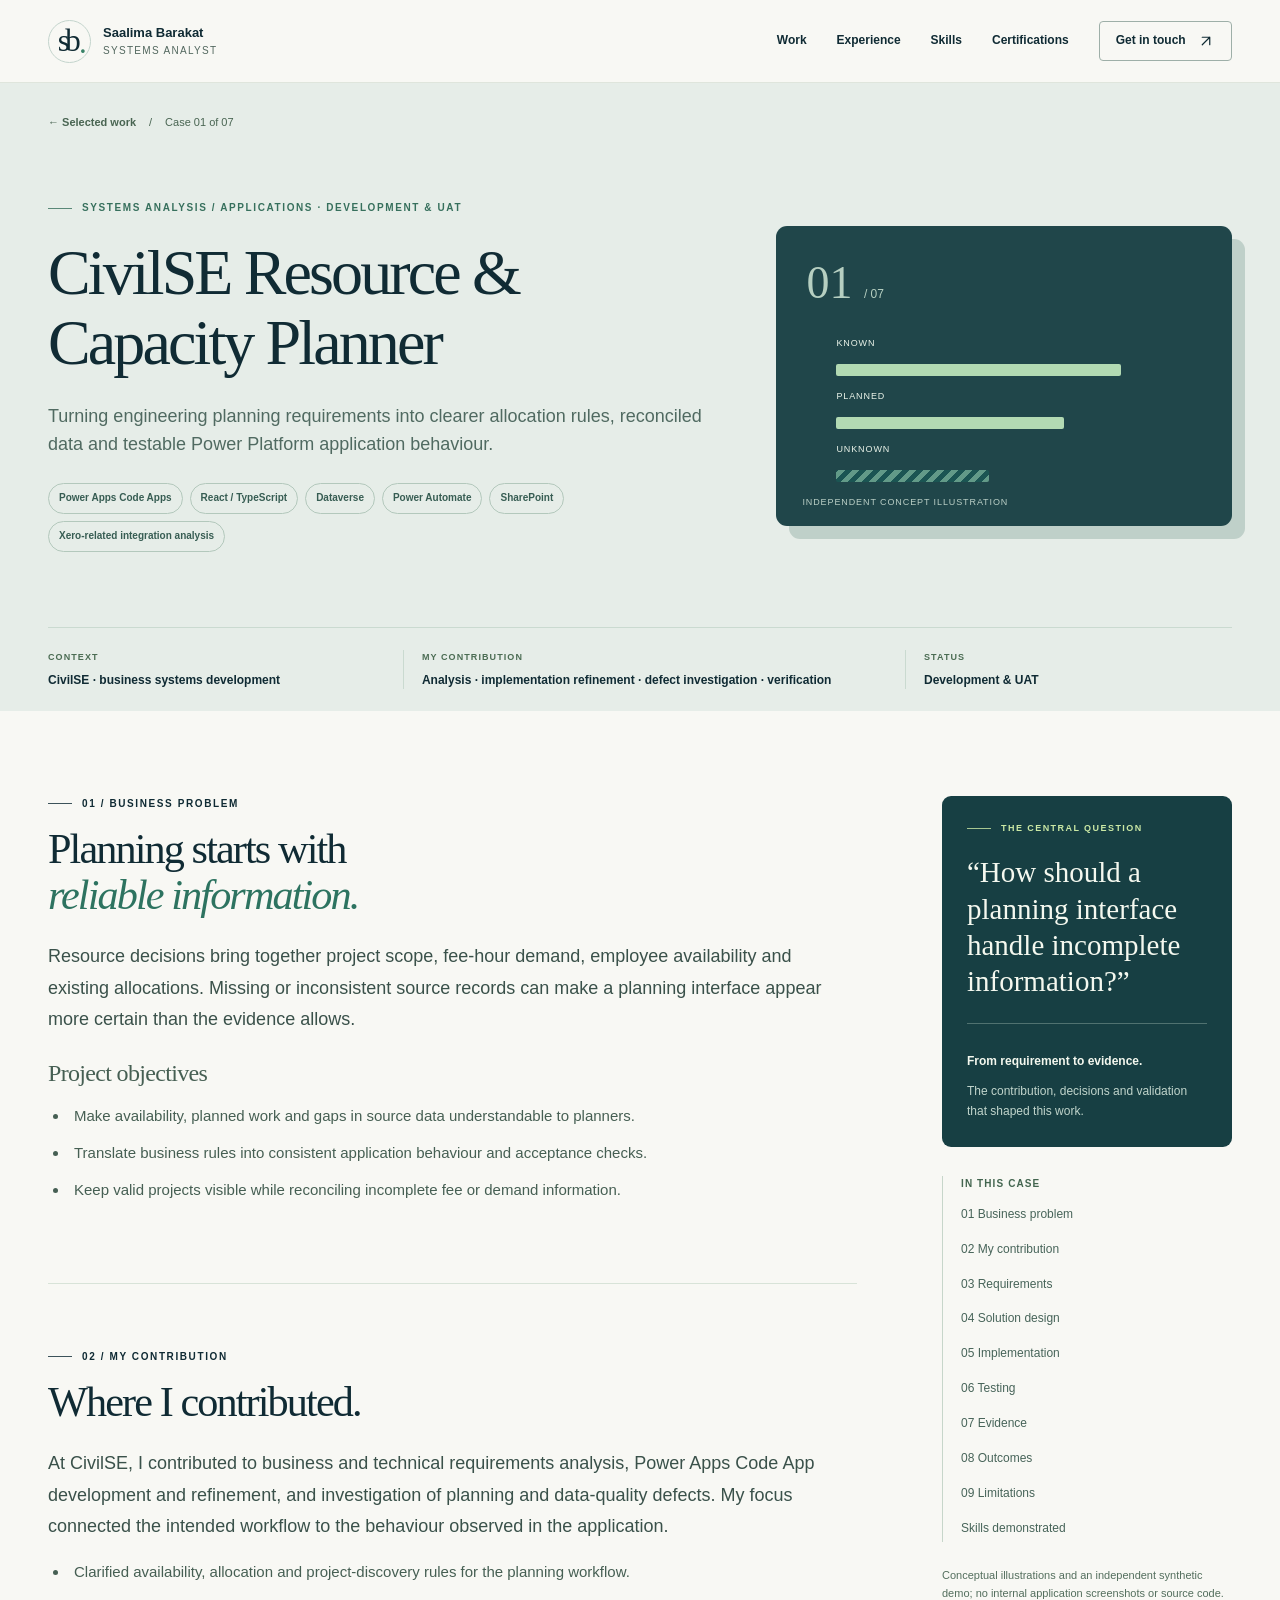
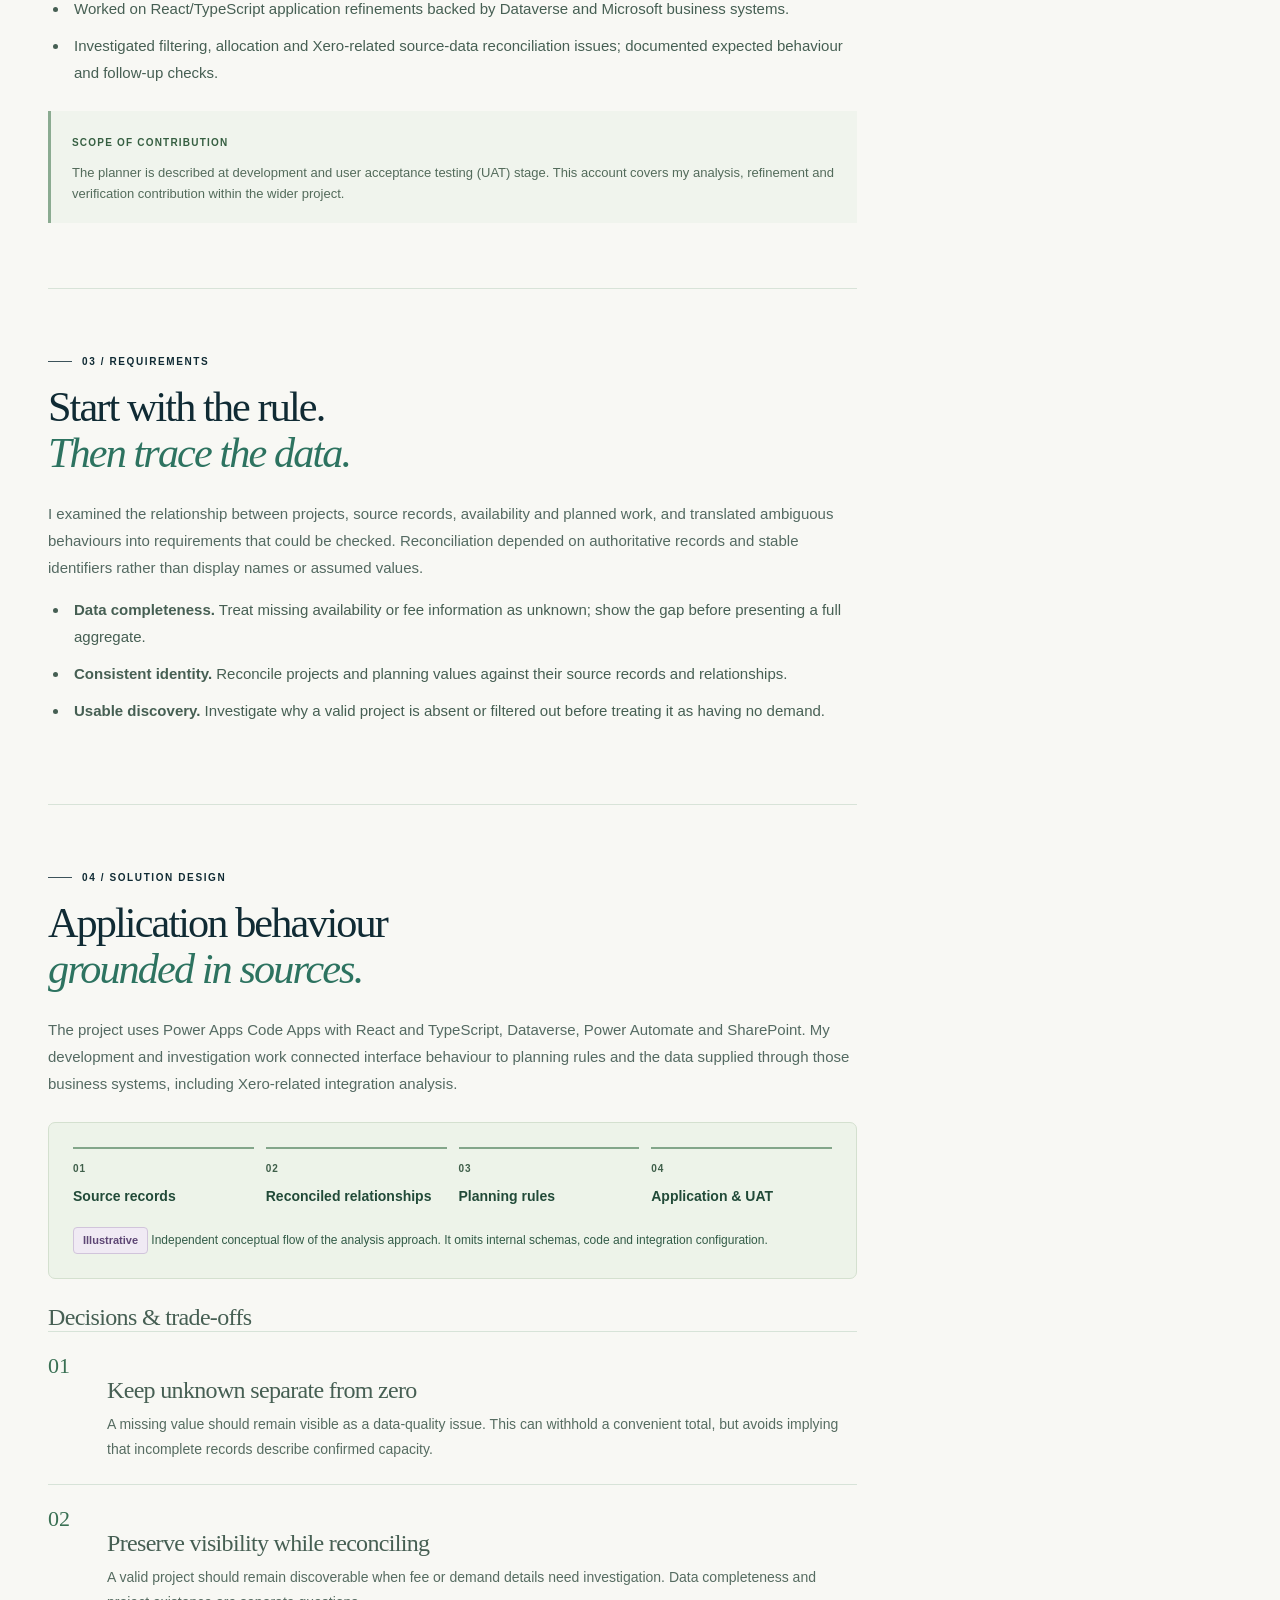
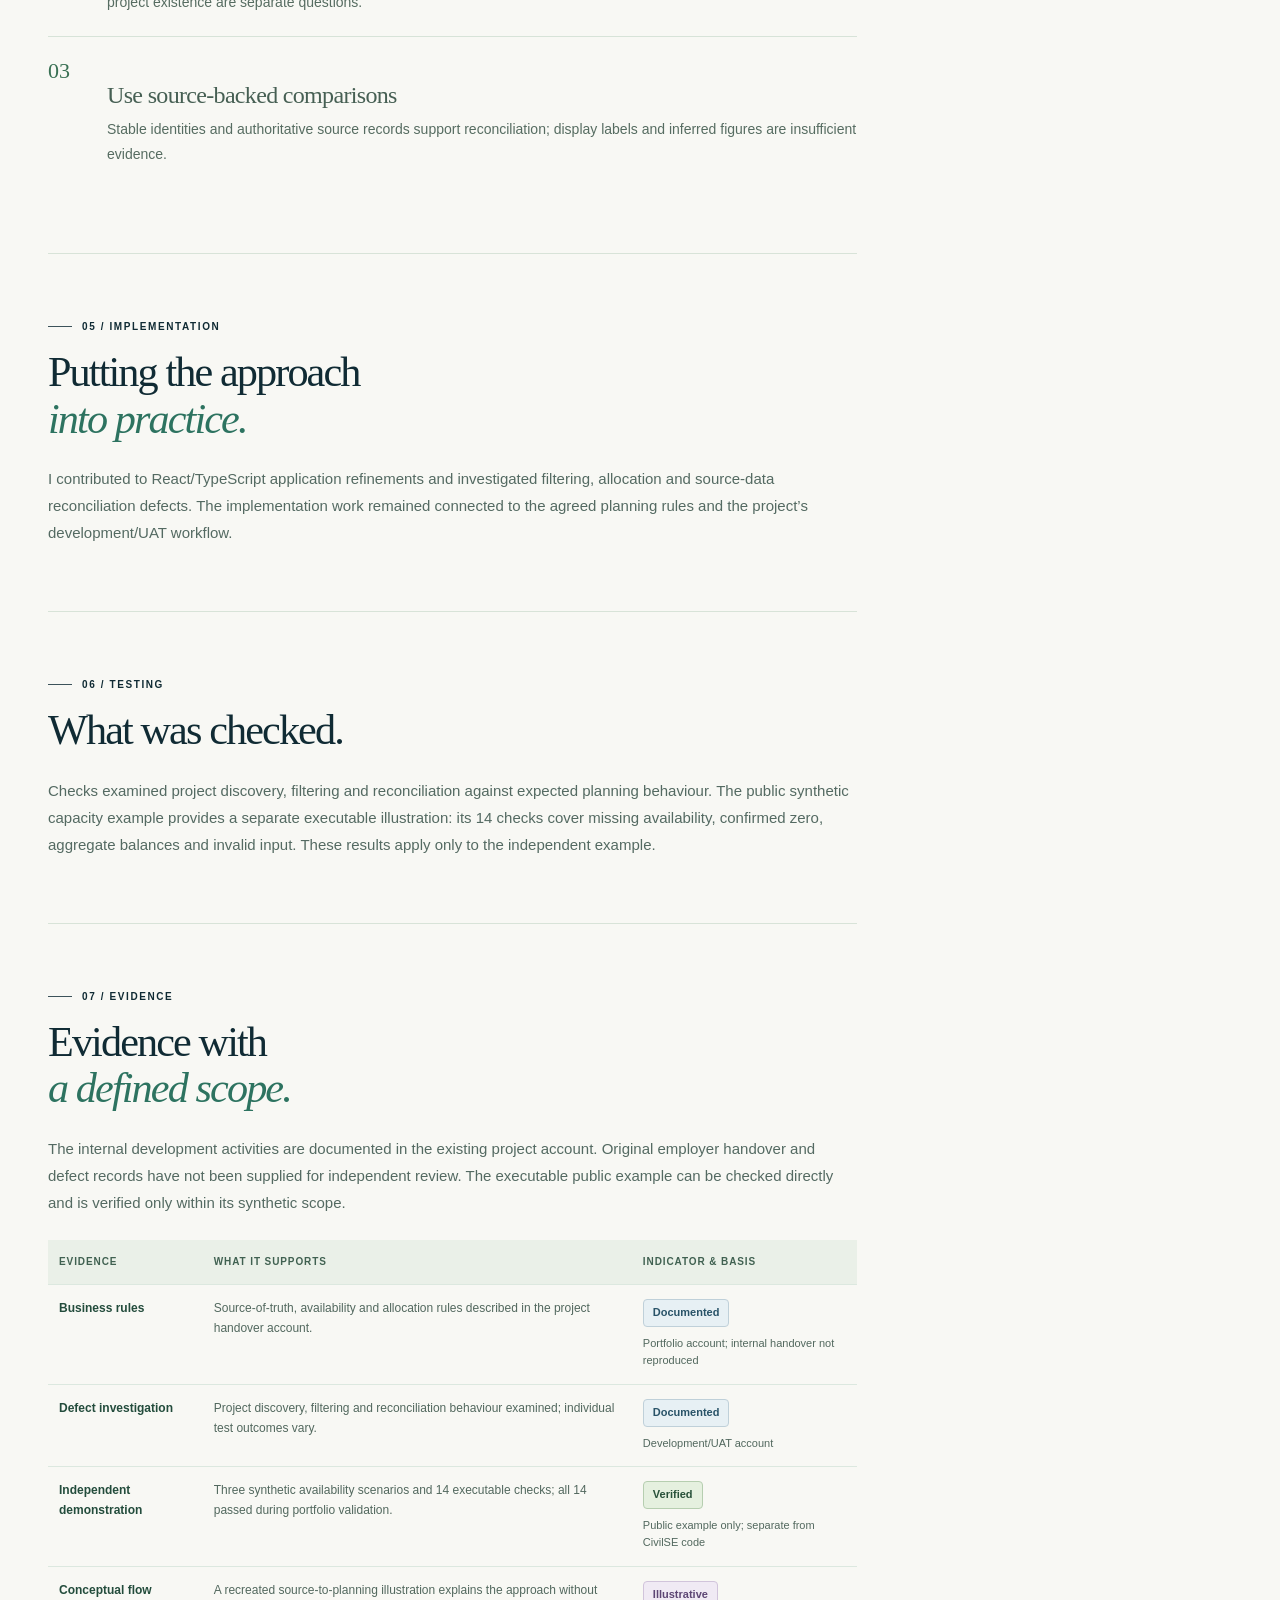
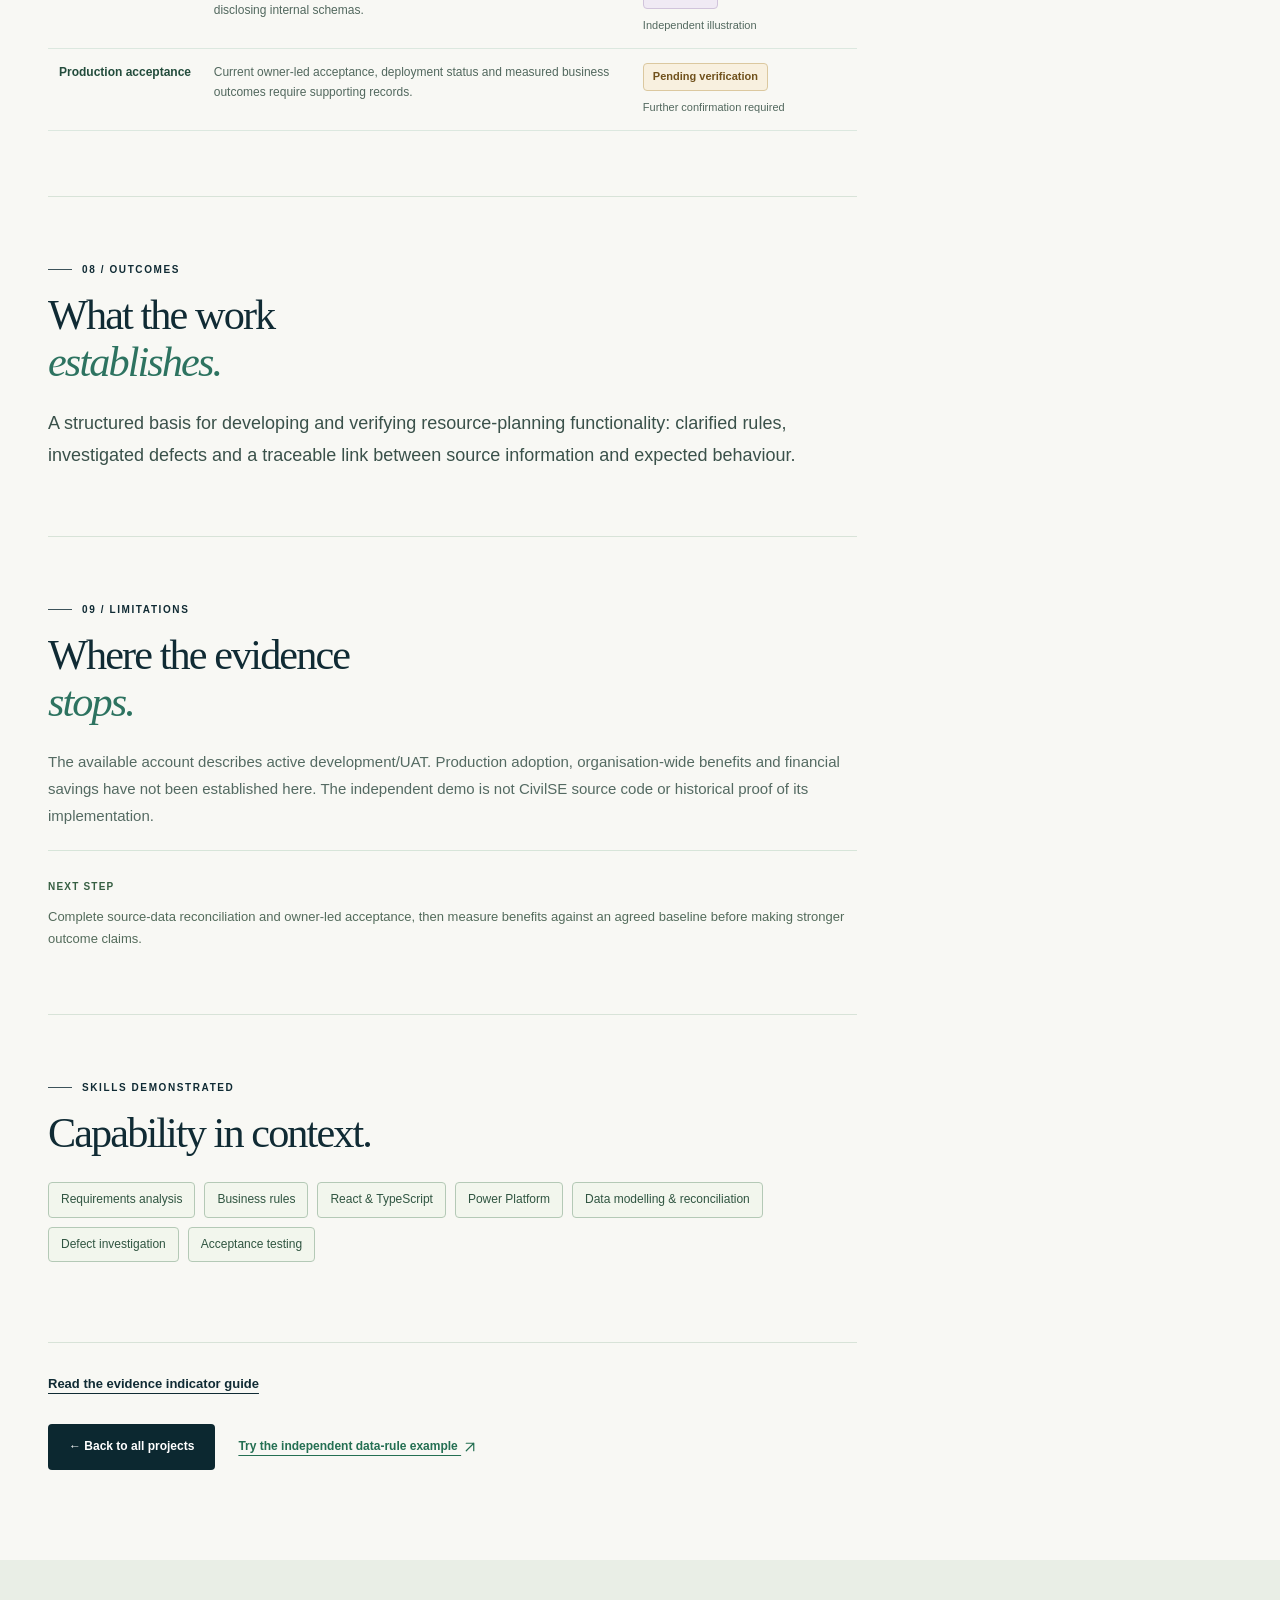
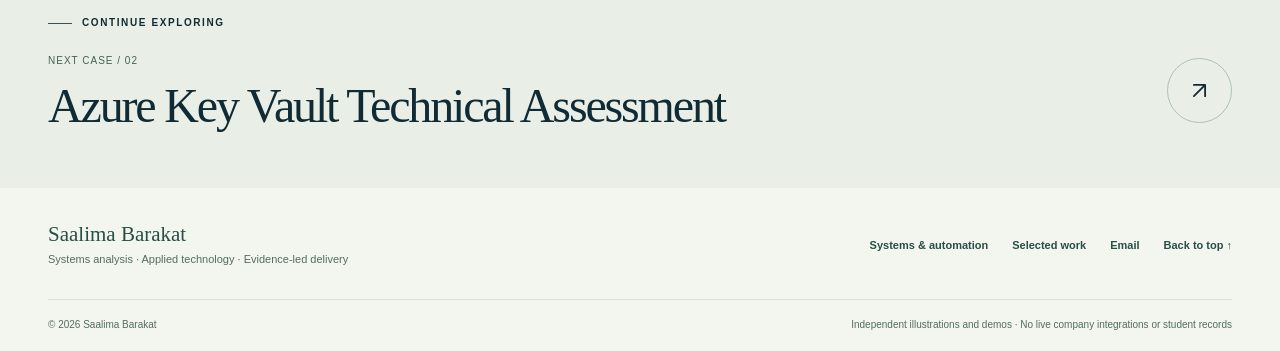
<file: work/resource-planning.html>
<!doctype html>
<html lang="en-AU">
  <head>
    <meta charset="utf-8" />
    <meta name="viewport" content="width=device-width, initial-scale=1" />
    <meta name="robots" content="index,follow" />
    <meta name="referrer" content="strict-origin-when-cross-origin" />
    <meta name="theme-color" content="#102a34" />
    <meta
      name="description"
      content="Translating planning needs into consistent business rules, source-backed data and testable application behaviour."
    />
    <meta property="og:type" content="website" />
    <meta
      property="og:title"
      content="CivilSE Resource &amp; Capacity Planner | Saalima Barakat"
    />
    <meta
      property="og:description"
      content="Translating planning needs into consistent business rules, source-backed data and testable application behaviour."
    />
    <meta
      property="og:image"
      content="https://salstar07.github.io/systems-analysis-portfolio/assets/og-card.png"
    />
    <meta property="og:image:type" content="image/png" />
    <meta property="og:image:width" content="1200" />
    <meta property="og:image:height" content="630" />
    <meta
      property="og:image:alt"
      content="Saalima Barakat — Systems Analyst. Complex problems. Clearer systems."
    />
    <meta
      property="og:url"
      content="https://salstar07.github.io/systems-analysis-portfolio/work/resource-planning.html"
    />
    <meta property="og:locale" content="en_AU" />
    <meta name="twitter:card" content="summary_large_image" />
    <meta
      name="twitter:title"
      content="CivilSE Resource &amp; Capacity Planner | Saalima Barakat"
    />
    <meta
      name="twitter:description"
      content="Translating planning needs into consistent business rules, source-backed data and testable application behaviour."
    />
    <meta
      name="twitter:image"
      content="https://salstar07.github.io/systems-analysis-portfolio/assets/og-card.png"
    />
    <meta
      name="twitter:image:alt"
      content="Saalima Barakat — Systems Analyst. Complex problems. Clearer systems."
    />
    <link
      rel="canonical"
      href="https://salstar07.github.io/systems-analysis-portfolio/work/resource-planning.html"
    />
    <title>CivilSE Resource &amp; Capacity Planner | Saalima Barakat</title>
    <link rel="icon" type="image/svg+xml" href="../assets/favicon.svg" />
    <link rel="stylesheet" href="../assets/style.css" />
    <script src="../assets/capacity-rules.js" defer></script>
    <script src="../assets/main.js" defer></script>

    <noscript
      ><style>
        .menu-toggle,
        .filters,
        .demo-grid {
          display: none !important;
        }
        .header {
          position: static;
        }
        .header-inner {
          height: auto;
          flex-wrap: wrap;
          padding-block: 18px;
        }
        .nav-links {
          position: static;
          display: flex;
          flex-wrap: wrap;
        }
      </style></noscript
    >
  </head>
  <body class="">
    <a href="#main" class="skip">Skip to content</a>

    <header class="header">
      <div class="container header-inner">
        <a
          class="identity"
          href="../index.html"
          aria-label="Saalima Barakat — Home"
          ><span class="monogram">sb<span class="monogram-point">.</span></span
          ><span class="identity-text"
            ><strong>Saalima Barakat</strong
            ><small>Systems Analyst</small></span
          ></a
        >
        <button
          class="menu-toggle"
          type="button"
          aria-expanded="false"
          aria-controls="site-nav"
          aria-label="Open navigation"
        >
          <span></span><span></span>
        </button>
        <nav class="nav-links" id="site-nav" aria-label="Site navigation">
          <a href="../index.html#work">Work</a>
          <a href="../index.html#experience">Experience</a>
          <a href="../index.html#about">Skills</a>
          <a href="../index.html#certifications">Certifications</a>
          <a class="nav-cta" href="../index.html#contact"
            >Get in touch
            <span aria-hidden="true"
              ><svg
                class="icon"
                viewBox="0 0 24 24"
                aria-hidden="true"
                focusable="false"
              >
                <path d="M7 17 17 7M7 7h10v10" /></svg></span
          ></a>
        </nav>
      </div>
    </header>
    <main id="main">
      <article class="case-page case-theme-teal">
        <div class="case-header">
          <div class="container">
            <div class="crumb">
              <a href="../index.html#work">← Selected work</a><span>/</span
              ><span>Case 01 of 07</span>
            </div>
            <div class="case-hero-grid">
              <div>
                <div class="section-kicker case-kicker">
                  SYSTEMS ANALYSIS / APPLICATIONS · Development &amp; UAT
                </div>
                <h1>CivilSE Resource &amp; Capacity Planner</h1>
                <p class="case-deck">
                  Turning engineering planning requirements into clearer
                  allocation rules, reconciled data and testable Power Platform
                  application behaviour.
                </p>
                <div class="tag-line">
                  <span>Power Apps Code Apps</span
                  ><span>React / TypeScript</span><span>Dataverse</span
                  ><span>Power Automate</span><span>SharePoint</span
                  ><span>Xero-related integration analysis</span>
                </div>
              </div>
              <div
                class="case-hero-art"
                role="img"
                aria-label="Concept illustration: distinguish known availability, planned work and unknown availability. The bars do not represent actual project data."
              >
                <div class="case-visual-index">01 <span>/ 07</span></div>
                <div class="big-art-planner">
                  <span>KNOWN</span><i style="width: 80%"></i
                  ><span>PLANNED</span><i style="width: 64%"></i
                  ><span>UNKNOWN</span
                  ><i class="unknown" style="width: 43%"></i>
                </div>

                <span class="art-disclosure"
                  >Independent concept illustration</span
                >
              </div>
            </div>
            <div class="case-statline">
              <div>
                <small>CONTEXT</small
                ><strong>CivilSE · business systems development</strong>
              </div>
              <div>
                <small>MY CONTRIBUTION</small
                ><strong
                  >Analysis · implementation refinement · defect investigation ·
                  verification</strong
                >
              </div>
              <div>
                <small>STATUS</small><strong>Development &amp; UAT</strong>
              </div>
            </div>
          </div>
        </div>
        <div class="container case-mobile-toc">
          <details>
            <summary>Explore this case study</summary>
            <nav aria-label="Case study sections">
              <a href="#challenge">01 Business problem</a>
              <a href="#role">02 My contribution</a>
              <a href="#approach">03 Requirements</a>
              <a href="#solution">04 Solution design</a>
              <a href="#implementation">05 Implementation</a>
              <a href="#testing">06 Testing</a>
              <a href="#evidence">07 Evidence</a>
              <a href="#outcome">08 Outcomes</a>
              <a href="#limitations">09 Limitations</a>
              <a href="#skills">Skills demonstrated</a>
            </nav>
          </details>
        </div>
        <div class="container case-content-grid">
          <div class="case-story">
            <section class="case-block" id="challenge">
              <span class="section-kicker">01 / BUSINESS PROBLEM</span>
              <h2>Planning starts with<br /><em>reliable information.</em></h2>
              <p class="big-prose">
                Resource decisions bring together project scope, fee-hour
                demand, employee availability and existing allocations. Missing
                or inconsistent source records can make a planning interface
                appear more certain than the evidence allows.
              </p>
              <div class="case-objectives">
                <h3>Project objectives</h3>
                <ul>
                  <li>
                    Make availability, planned work and gaps in source data
                    understandable to planners.
                  </li>
                  <li>
                    Translate business rules into consistent application
                    behaviour and acceptance checks.
                  </li>
                  <li>
                    Keep valid projects visible while reconciling incomplete fee
                    or demand information.
                  </li>
                </ul>
              </div>
            </section>
            <section class="case-block" id="role">
              <span class="section-kicker">02 / MY CONTRIBUTION</span>
              <h2>Where I contributed.</h2>
              <p class="big-prose">
                At CivilSE, I contributed to business and technical requirements
                analysis, Power Apps Code App development and refinement, and
                investigation of planning and data-quality defects. My focus
                connected the intended workflow to the behaviour observed in the
                application.
              </p>
              <ul class="case-prose-list">
                <li>
                  Clarified availability, allocation and project-discovery rules
                  for the planning workflow.
                </li>
                <li>
                  Worked on React/TypeScript application refinements backed by
                  Dataverse and Microsoft business systems.
                </li>
                <li>
                  Investigated filtering, allocation and Xero-related
                  source-data reconciliation issues; documented expected
                  behaviour and follow-up checks.
                </li>
              </ul>
              <div class="case-note">
                <span>SCOPE OF CONTRIBUTION</span>
                <p>
                  The planner is described at development and user acceptance
                  testing (UAT) stage. This account covers my analysis,
                  refinement and verification contribution within the wider
                  project.
                </p>
              </div>
            </section>
            <section class="case-block" id="approach">
              <span class="section-kicker">03 / REQUIREMENTS</span>
              <h2>Start with the rule.<br /><em>Then trace the data.</em></h2>
              <p>
                I examined the relationship between projects, source records,
                availability and planned work, and translated ambiguous
                behaviours into requirements that could be checked.
                Reconciliation depended on authoritative records and stable
                identifiers rather than display names or assumed values.
              </p>
              <ul class="case-prose-list">
                <li>
                  <strong>Data completeness.</strong> Treat missing availability
                  or fee information as unknown; show the gap before presenting
                  a full aggregate.
                </li>
                <li>
                  <strong>Consistent identity.</strong> Reconcile projects and
                  planning values against their source records and
                  relationships.
                </li>
                <li>
                  <strong>Usable discovery.</strong> Investigate why a valid
                  project is absent or filtered out before treating it as having
                  no demand.
                </li>
              </ul>
            </section>
            <section class="case-block" id="solution">
              <span class="section-kicker">04 / SOLUTION DESIGN</span>
              <h2>Application behaviour<br /><em>grounded in sources.</em></h2>
              <p>
                The project uses Power Apps Code Apps with React and TypeScript,
                Dataverse, Power Automate and SharePoint. My development and
                investigation work connected interface behaviour to planning
                rules and the data supplied through those business systems,
                including Xero-related integration analysis.
              </p>
              <figure class="case-flow">
                <ol>
                  <li><span>01</span><strong>Source records</strong></li>
                  <li>
                    <span>02</span><strong>Reconciled relationships</strong>
                  </li>
                  <li><span>03</span><strong>Planning rules</strong></li>
                  <li><span>04</span><strong>Application &amp; UAT</strong></li>
                </ol>
                <figcaption>
                  <span class="evidence-badge evidence-illustrative"
                    >Illustrative</span
                  >
                  Independent conceptual flow of the analysis approach. It omits
                  internal schemas, code and integration configuration.
                </figcaption>
              </figure>
              <div id="decision" class="case-objectives">
                <h3>Decisions &amp; trade-offs</h3>
                <div class="decision-list">
                  <div class="decision">
                    <span>01</span>
                    <div>
                      <h3>Keep unknown separate from zero</h3>
                      <p>
                        A missing value should remain visible as a data-quality
                        issue. This can withhold a convenient total, but avoids
                        implying that incomplete records describe confirmed
                        capacity.
                      </p>
                    </div>
                  </div>
                  <div class="decision">
                    <span>02</span>
                    <div>
                      <h3>Preserve visibility while reconciling</h3>
                      <p>
                        A valid project should remain discoverable when fee or
                        demand details need investigation. Data completeness and
                        project existence are separate questions.
                      </p>
                    </div>
                  </div>
                  <div class="decision">
                    <span>03</span>
                    <div>
                      <h3>Use source-backed comparisons</h3>
                      <p>
                        Stable identities and authoritative source records
                        support reconciliation; display labels and inferred
                        figures are insufficient evidence.
                      </p>
                    </div>
                  </div>
                </div>
              </div>
            </section>
            <section class="case-block" id="implementation">
              <span class="section-kicker">05 / IMPLEMENTATION</span>
              <h2>Putting the approach<br /><em>into practice.</em></h2>
              <p>
                I contributed to React/TypeScript application refinements and
                investigated filtering, allocation and source-data
                reconciliation defects. The implementation work remained
                connected to the agreed planning rules and the project’s
                development/UAT workflow.
              </p>
            </section>
            <section class="case-block" id="testing">
              <span class="section-kicker">06 / TESTING</span>
              <h2>What was checked.</h2>
              <p>
                Checks examined project discovery, filtering and reconciliation
                against expected planning behaviour. The public synthetic
                capacity example provides a separate executable illustration:
                its 14 checks cover missing availability, confirmed zero,
                aggregate balances and invalid input. These results apply only
                to the independent example.
              </p>
            </section>
            <section class="case-block" id="evidence">
              <span class="section-kicker">07 / EVIDENCE</span>
              <h2>Evidence with<br /><em>a defined scope.</em></h2>
              <p>
                The internal development activities are documented in the
                existing project account. Original employer handover and defect
                records have not been supplied for independent review. The
                executable public example can be checked directly and is
                verified only within its synthetic scope.
              </p>
              <div
                class="evidence-table-wrap"
                role="region"
                aria-label="Evidence and validation scope"
                tabindex="0"
              >
                <table class="evidence-table">
                  <caption class="visually-hidden">
                    Evidence, status and supporting basis for this case study
                  </caption>
                  <thead>
                    <tr>
                      <th scope="col">Evidence</th>
                      <th scope="col">What it supports</th>
                      <th scope="col">Indicator &amp; basis</th>
                    </tr>
                  </thead>
                  <tbody>
                    <tr>
                      <th scope="row">Business rules</th>
                      <td>
                        Source-of-truth, availability and allocation rules
                        described in the project handover account.
                      </td>
                      <td>
                        <span class="evidence-badge evidence-documented"
                          >Documented</span
                        >
                        <p>
                          Portfolio account; internal handover not reproduced
                        </p>
                      </td>
                    </tr>
                    <tr>
                      <th scope="row">Defect investigation</th>
                      <td>
                        Project discovery, filtering and reconciliation
                        behaviour examined; individual test outcomes vary.
                      </td>
                      <td>
                        <span class="evidence-badge evidence-documented"
                          >Documented</span
                        >
                        <p>Development/UAT account</p>
                      </td>
                    </tr>
                    <tr>
                      <th scope="row">Independent demonstration</th>
                      <td>
                        Three synthetic availability scenarios and 14 executable
                        checks; all 14 passed during portfolio validation.
                      </td>
                      <td>
                        <span class="evidence-badge evidence-verified"
                          >Verified</span
                        >
                        <p>Public example only; separate from CivilSE code</p>
                      </td>
                    </tr>
                    <tr>
                      <th scope="row">Conceptual flow</th>
                      <td>
                        A recreated source-to-planning illustration explains the
                        approach without disclosing internal schemas.
                      </td>
                      <td>
                        <span class="evidence-badge evidence-illustrative"
                          >Illustrative</span
                        >
                        <p>Independent illustration</p>
                      </td>
                    </tr>
                    <tr>
                      <th scope="row">Production acceptance</th>
                      <td>
                        Current owner-led acceptance, deployment status and
                        measured business outcomes require supporting records.
                      </td>
                      <td>
                        <span class="evidence-badge evidence-pending"
                          >Pending verification</span
                        >
                        <p>Further confirmation required</p>
                      </td>
                    </tr>
                  </tbody>
                </table>
              </div>
            </section>
            <section class="case-block" id="outcome">
              <span class="section-kicker">08 / OUTCOMES</span>
              <h2>What the work<br /><em>establishes.</em></h2>
              <p class="big-prose">
                A structured basis for developing and verifying
                resource-planning functionality: clarified rules, investigated
                defects and a traceable link between source information and
                expected behaviour.
              </p>
            </section>
            <section class="case-block" id="limitations">
              <span class="section-kicker">09 / LIMITATIONS</span>
              <h2>Where the evidence<br /><em>stops.</em></h2>
              <p>
                The available account describes active development/UAT.
                Production adoption, organisation-wide benefits and financial
                savings have not been established here. The independent demo is
                not CivilSE source code or historical proof of its
                implementation.
              </p>
              <div class="next-step">
                <span>NEXT STEP</span>
                <p>
                  Complete source-data reconciliation and owner-led acceptance,
                  then measure benefits against an agreed baseline before making
                  stronger outcome claims.
                </p>
              </div>
            </section>
            <section class="case-block" id="skills">
              <span class="section-kicker">SKILLS DEMONSTRATED</span>
              <h2>Capability in context.</h2>
              <ul class="case-skills">
                <li>Requirements analysis</li>
                <li>Business rules</li>
                <li>React &amp; TypeScript</li>
                <li>Power Platform</li>
                <li>Data modelling &amp; reconciliation</li>
                <li>Defect investigation</li>
                <li>Acceptance testing</li>
              </ul>
            </section>
            <p class="evidence-guide-link">
              <a class="text-link" href="../index.html#project-evidence"
                >Read the evidence indicator guide</a
              >
            </p>
            <div class="case-end">
              <a class="button button-dark" href="../index.html#work"
                >← Back to all projects</a
              >
              <a class="inline-case-link" href="../index.html#demo"
                >Try the independent data-rule example
                <svg
                  class="icon"
                  viewBox="0 0 24 24"
                  aria-hidden="true"
                  focusable="false"
                >
                  <path d="M7 17 17 7M7 7h10v10" /></svg
              ></a>
            </div>
          </div>
          <aside class="case-sidebar">
            <div class="sidebar-card">
              <span class="section-kicker">THE CENTRAL QUESTION</span>
              <blockquote>
                “How should a planning interface handle incomplete information?”
              </blockquote>
              <div class="sidebar-rule"></div>
              <strong>From requirement to evidence.</strong>
              <p>
                The contribution, decisions and validation that shaped this
                work.
              </p>
            </div>
            <nav class="sidebar-toc" aria-label="Case study sections">
              <span>IN THIS CASE</span>
              <a href="#challenge">01 Business problem</a>
              <a href="#role">02 My contribution</a>
              <a href="#approach">03 Requirements</a>
              <a href="#solution">04 Solution design</a>
              <a href="#implementation">05 Implementation</a>
              <a href="#testing">06 Testing</a>
              <a href="#evidence">07 Evidence</a>
              <a href="#outcome">08 Outcomes</a>
              <a href="#limitations">09 Limitations</a>
              <a href="#skills">Skills demonstrated</a>
            </nav>
            <p class="sidebar-disclosure">
              Conceptual illustrations and an independent synthetic demo; no
              internal application screenshots or source code.
            </p>
          </aside>
        </div>
        <section class="case-next-section">
          <div class="container">
            <span class="section-kicker">CONTINUE EXPLORING</span>
            <div class="next-case-row">
              <div>
                <small>NEXT CASE / 02</small>
                <h2>Azure Key Vault Technical Assessment</h2>
              </div>
              <a
                class="round-next"
                href="azure-key-vault.html"
                aria-label="Read next case: Azure Key Vault Technical Assessment"
                ><svg
                  class="icon"
                  viewBox="0 0 24 24"
                  aria-hidden="true"
                  focusable="false"
                >
                  <path d="M7 17 17 7M7 7h10v10" /></svg
              ></a>
            </div>
          </div>
        </section>
      </article>
    </main>
    <footer class="footer">
      <div class="container foot-grid">
        <div>
          <span class="foot-name">Saalima Barakat</span
          ><span class="foot-sub"
            >Systems analysis · Applied technology · Evidence-led delivery</span
          >
        </div>
        <div class="foot-right">
          <a href="../index.html#more-projects">Systems &amp; automation</a
          ><a href="../index.html#work">Selected work</a
          ><a
            href="mailto:0719saalima@gmail.com?subject=Systems%20Analyst%20opportunity"
            >Email</a
          ><a href="#main">Back to top ↑</a>
        </div>
      </div>
      <div class="container foot-base">
        <span>© 2026 Saalima Barakat</span
        ><span
          >Independent illustrations and demos · No live company integrations or
          student records</span
        >
      </div>
    </footer>
  </body>
</html>
</file>
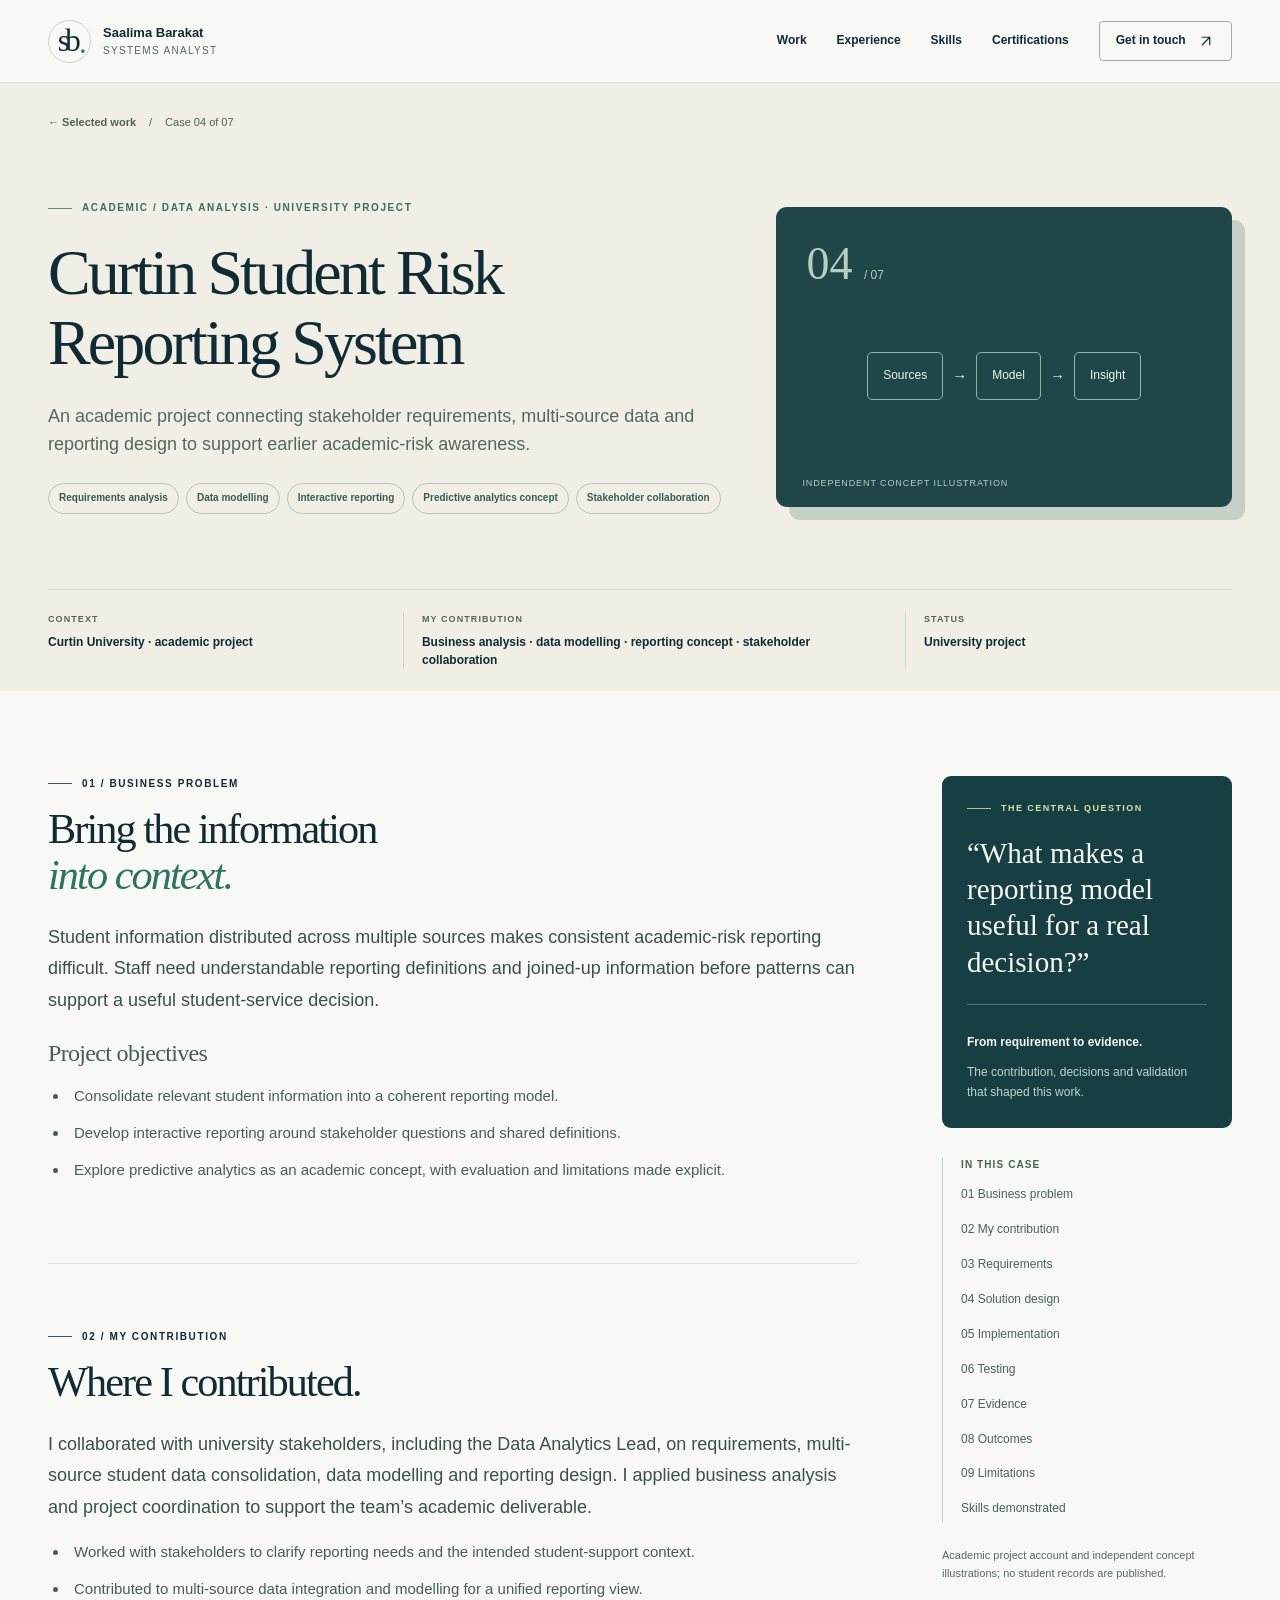
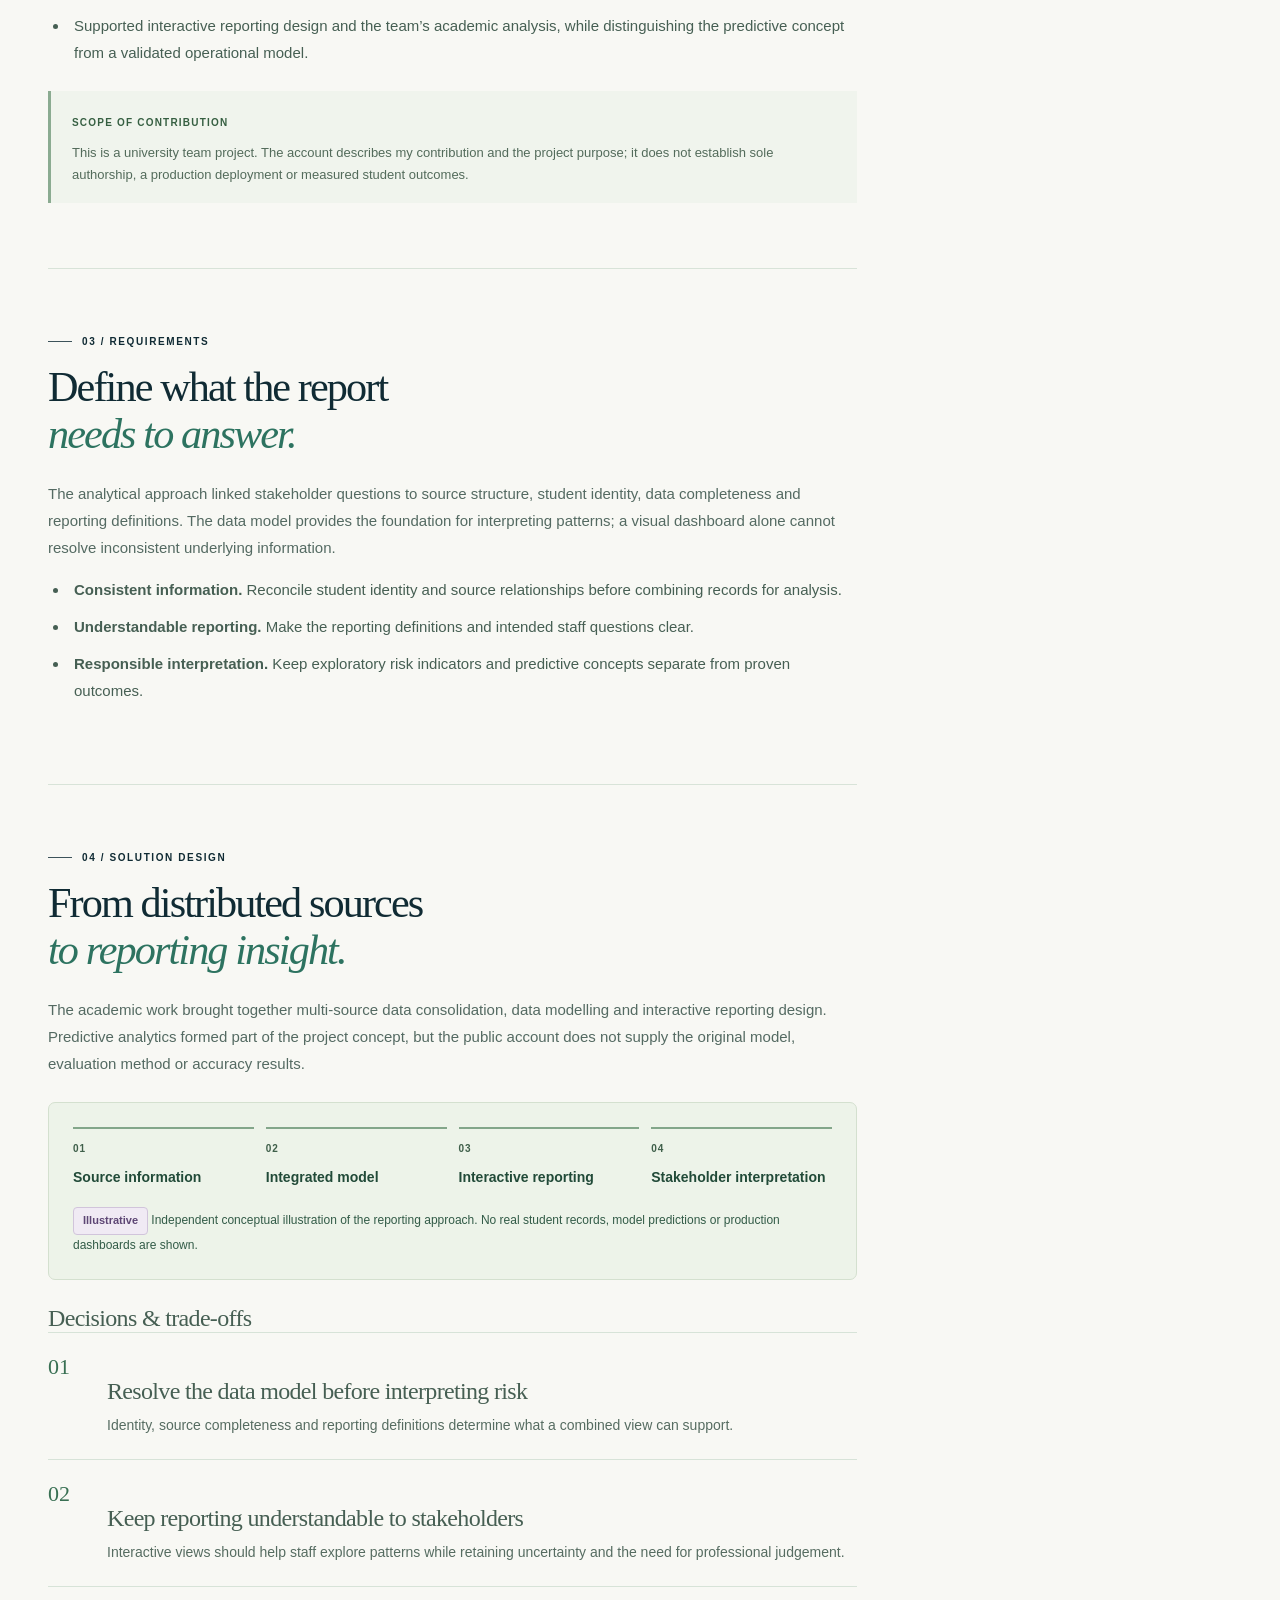
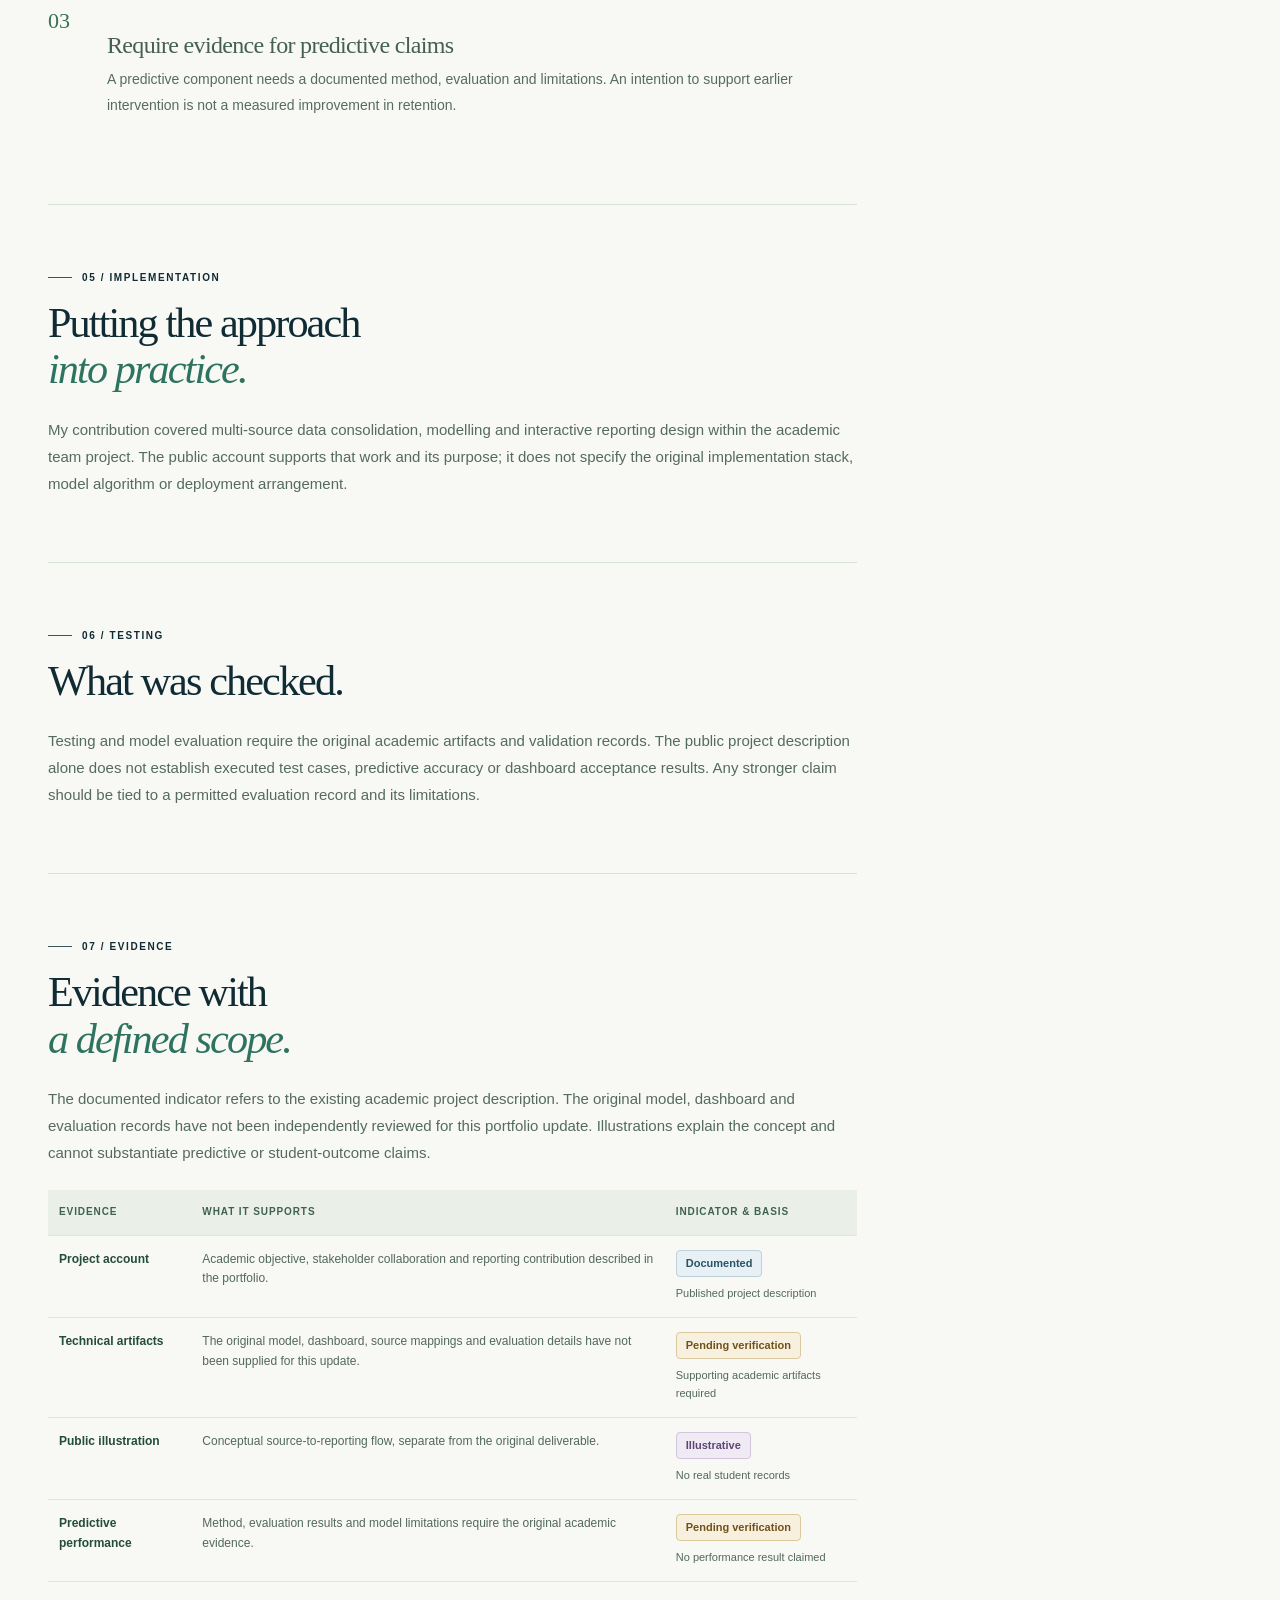
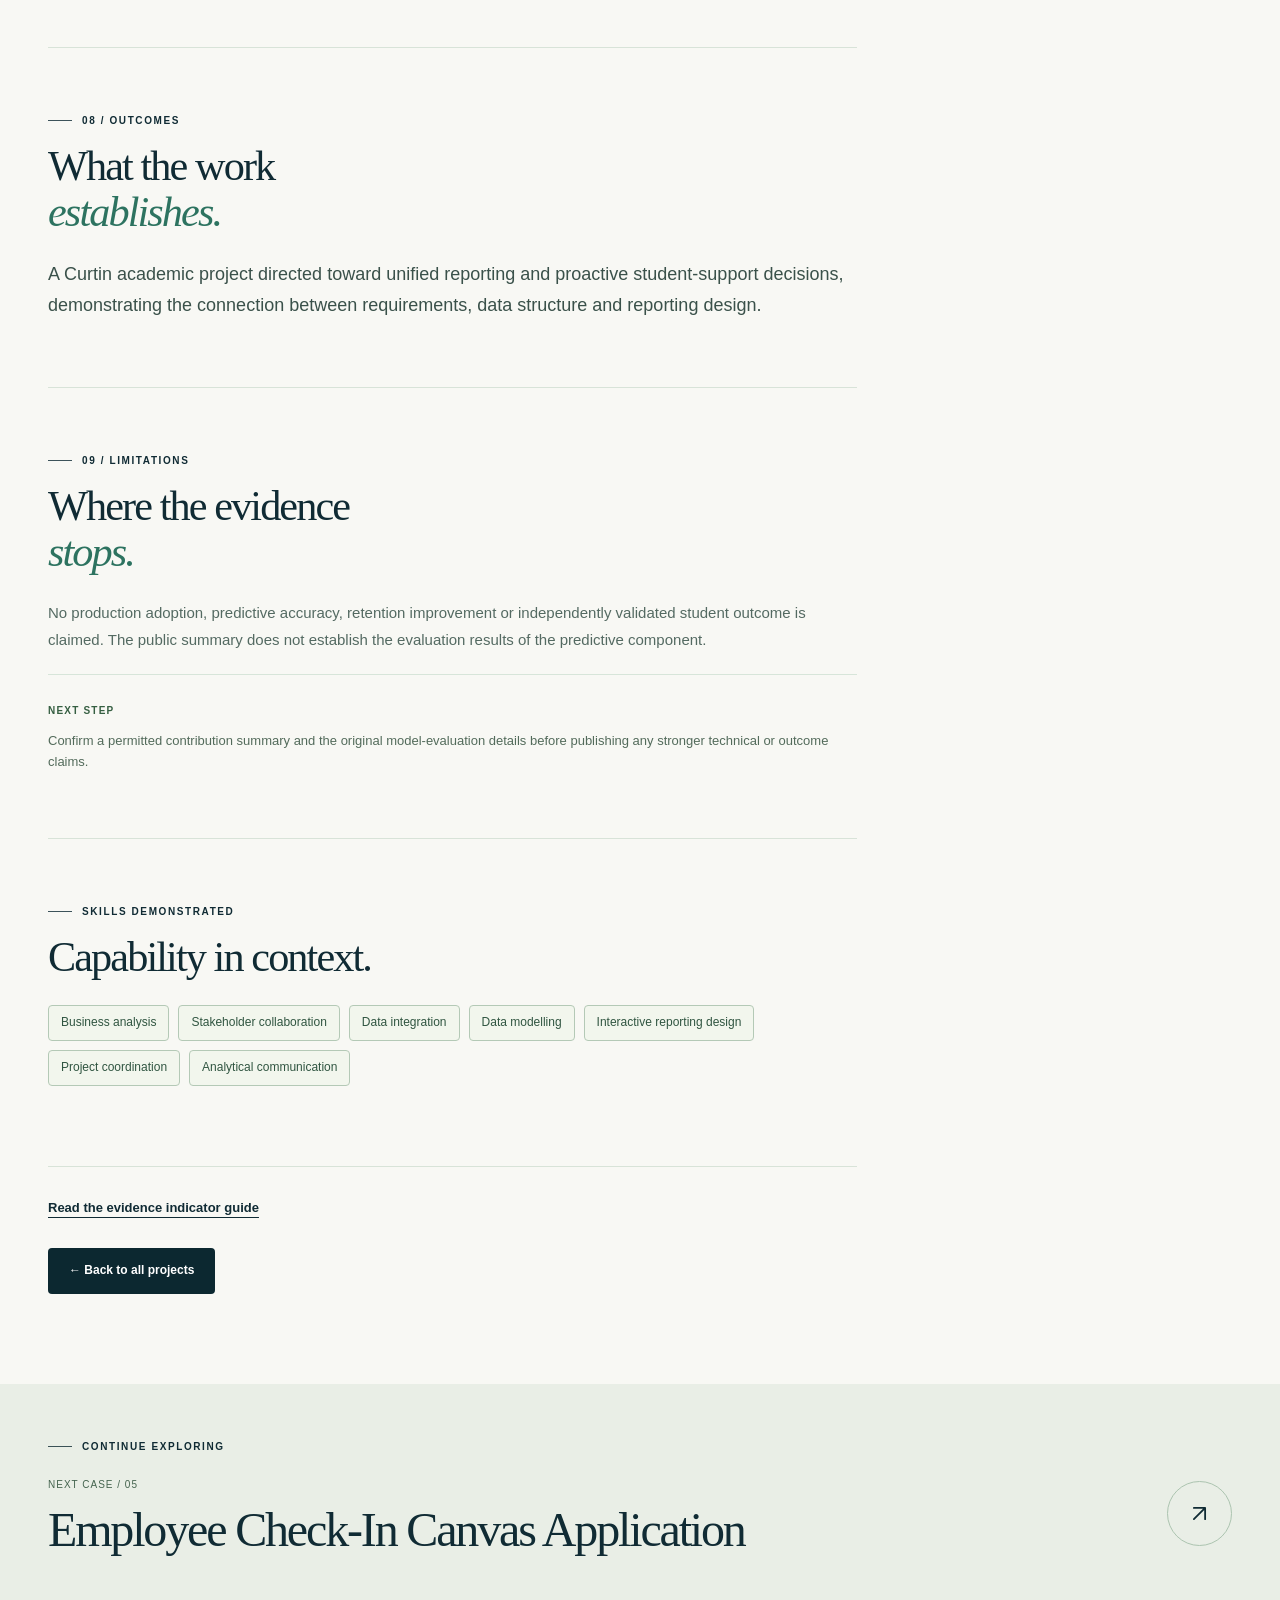
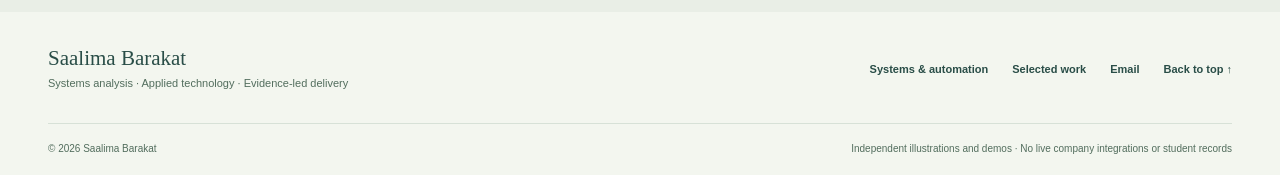
<file: work/student-risk.html>
<!doctype html>
<html lang="en-AU">
  <head>
    <meta charset="utf-8" />
    <meta name="viewport" content="width=device-width, initial-scale=1" />
    <meta name="robots" content="index,follow" />
    <meta name="referrer" content="strict-origin-when-cross-origin" />
    <meta name="theme-color" content="#102a34" />
    <meta
      name="description"
      content="Bringing fragmented student information into an analyzable reporting model to support earlier academic-risk awareness."
    />
    <meta property="og:type" content="website" />
    <meta
      property="og:title"
      content="Curtin Student Risk Reporting System | Saalima Barakat"
    />
    <meta
      property="og:description"
      content="Bringing fragmented student information into an analyzable reporting model to support earlier academic-risk awareness."
    />
    <meta
      property="og:image"
      content="https://salstar07.github.io/systems-analysis-portfolio/assets/og-card.png"
    />
    <meta property="og:image:type" content="image/png" />
    <meta property="og:image:width" content="1200" />
    <meta property="og:image:height" content="630" />
    <meta
      property="og:image:alt"
      content="Saalima Barakat — Systems Analyst. Complex problems. Clearer systems."
    />
    <meta
      property="og:url"
      content="https://salstar07.github.io/systems-analysis-portfolio/work/student-risk.html"
    />
    <meta property="og:locale" content="en_AU" />
    <meta name="twitter:card" content="summary_large_image" />
    <meta
      name="twitter:title"
      content="Curtin Student Risk Reporting System | Saalima Barakat"
    />
    <meta
      name="twitter:description"
      content="Bringing fragmented student information into an analyzable reporting model to support earlier academic-risk awareness."
    />
    <meta
      name="twitter:image"
      content="https://salstar07.github.io/systems-analysis-portfolio/assets/og-card.png"
    />
    <meta
      name="twitter:image:alt"
      content="Saalima Barakat — Systems Analyst. Complex problems. Clearer systems."
    />
    <link
      rel="canonical"
      href="https://salstar07.github.io/systems-analysis-portfolio/work/student-risk.html"
    />
    <title>Curtin Student Risk Reporting System | Saalima Barakat</title>
    <link rel="icon" type="image/svg+xml" href="../assets/favicon.svg" />
    <link rel="stylesheet" href="../assets/style.css" />
    <script src="../assets/capacity-rules.js" defer></script>
    <script src="../assets/main.js" defer></script>

    <noscript
      ><style>
        .menu-toggle,
        .filters,
        .demo-grid {
          display: none !important;
        }
        .header {
          position: static;
        }
        .header-inner {
          height: auto;
          flex-wrap: wrap;
          padding-block: 18px;
        }
        .nav-links {
          position: static;
          display: flex;
          flex-wrap: wrap;
        }
      </style></noscript
    >
  </head>
  <body class="">
    <a href="#main" class="skip">Skip to content</a>

    <header class="header">
      <div class="container header-inner">
        <a
          class="identity"
          href="../index.html"
          aria-label="Saalima Barakat — Home"
          ><span class="monogram">sb<span class="monogram-point">.</span></span
          ><span class="identity-text"
            ><strong>Saalima Barakat</strong
            ><small>Systems Analyst</small></span
          ></a
        >
        <button
          class="menu-toggle"
          type="button"
          aria-expanded="false"
          aria-controls="site-nav"
          aria-label="Open navigation"
        >
          <span></span><span></span>
        </button>
        <nav class="nav-links" id="site-nav" aria-label="Site navigation">
          <a href="../index.html#work">Work</a>
          <a href="../index.html#experience">Experience</a>
          <a href="../index.html#about">Skills</a>
          <a href="../index.html#certifications">Certifications</a>
          <a class="nav-cta" href="../index.html#contact"
            >Get in touch
            <span aria-hidden="true"
              ><svg
                class="icon"
                viewBox="0 0 24 24"
                aria-hidden="true"
                focusable="false"
              >
                <path d="M7 17 17 7M7 7h10v10" /></svg></span
          ></a>
        </nav>
      </div>
    </header>
    <main id="main">
      <article class="case-page case-theme-sand">
        <div class="case-header">
          <div class="container">
            <div class="crumb">
              <a href="../index.html#work">← Selected work</a><span>/</span
              ><span>Case 04 of 07</span>
            </div>
            <div class="case-hero-grid">
              <div>
                <div class="section-kicker case-kicker">
                  ACADEMIC / DATA ANALYSIS · University project
                </div>
                <h1>Curtin Student Risk Reporting System</h1>
                <p class="case-deck">
                  An academic project connecting stakeholder requirements,
                  multi-source data and reporting design to support earlier
                  academic-risk awareness.
                </p>
                <div class="tag-line">
                  <span>Requirements analysis</span><span>Data modelling</span
                  ><span>Interactive reporting</span
                  ><span>Predictive analytics concept</span
                  ><span>Stakeholder collaboration</span>
                </div>
              </div>
              <div
                class="case-hero-art"
                role="img"
                aria-label="Concept illustration: source information flows into a data model and then reporting insight."
              >
                <div class="case-visual-index">04 <span>/ 07</span></div>
                <div class="big-art-data">
                  <span>Sources</span><b>→</b><span>Model</span><b>→</b
                  ><span>Insight</span>
                </div>
                <span class="art-disclosure"
                  >Independent concept illustration</span
                >
              </div>
            </div>
            <div class="case-statline">
              <div>
                <small>CONTEXT</small
                ><strong>Curtin University · academic project</strong>
              </div>
              <div>
                <small>MY CONTRIBUTION</small
                ><strong
                  >Business analysis · data modelling · reporting concept ·
                  stakeholder collaboration</strong
                >
              </div>
              <div>
                <small>STATUS</small><strong>University project</strong>
              </div>
            </div>
          </div>
        </div>
        <div class="container case-mobile-toc">
          <details>
            <summary>Explore this case study</summary>
            <nav aria-label="Case study sections">
              <a href="#challenge">01 Business problem</a>
              <a href="#role">02 My contribution</a>
              <a href="#approach">03 Requirements</a>
              <a href="#solution">04 Solution design</a>
              <a href="#implementation">05 Implementation</a>
              <a href="#testing">06 Testing</a>
              <a href="#evidence">07 Evidence</a>
              <a href="#outcome">08 Outcomes</a>
              <a href="#limitations">09 Limitations</a>
              <a href="#skills">Skills demonstrated</a>
            </nav>
          </details>
        </div>
        <div class="container case-content-grid">
          <div class="case-story">
            <section class="case-block" id="challenge">
              <span class="section-kicker">01 / BUSINESS PROBLEM</span>
              <h2>Bring the information<br /><em>into context.</em></h2>
              <p class="big-prose">
                Student information distributed across multiple sources makes
                consistent academic-risk reporting difficult. Staff need
                understandable reporting definitions and joined-up information
                before patterns can support a useful student-service decision.
              </p>
              <div class="case-objectives">
                <h3>Project objectives</h3>
                <ul>
                  <li>
                    Consolidate relevant student information into a coherent
                    reporting model.
                  </li>
                  <li>
                    Develop interactive reporting around stakeholder questions
                    and shared definitions.
                  </li>
                  <li>
                    Explore predictive analytics as an academic concept, with
                    evaluation and limitations made explicit.
                  </li>
                </ul>
              </div>
            </section>
            <section class="case-block" id="role">
              <span class="section-kicker">02 / MY CONTRIBUTION</span>
              <h2>Where I contributed.</h2>
              <p class="big-prose">
                I collaborated with university stakeholders, including the Data
                Analytics Lead, on requirements, multi-source student data
                consolidation, data modelling and reporting design. I applied
                business analysis and project coordination to support the team’s
                academic deliverable.
              </p>
              <ul class="case-prose-list">
                <li>
                  Worked with stakeholders to clarify reporting needs and the
                  intended student-support context.
                </li>
                <li>
                  Contributed to multi-source data integration and modelling for
                  a unified reporting view.
                </li>
                <li>
                  Supported interactive reporting design and the team’s academic
                  analysis, while distinguishing the predictive concept from a
                  validated operational model.
                </li>
              </ul>
              <div class="case-note">
                <span>SCOPE OF CONTRIBUTION</span>
                <p>
                  This is a university team project. The account describes my
                  contribution and the project purpose; it does not establish
                  sole authorship, a production deployment or measured student
                  outcomes.
                </p>
              </div>
            </section>
            <section class="case-block" id="approach">
              <span class="section-kicker">03 / REQUIREMENTS</span>
              <h2>Define what the report<br /><em>needs to answer.</em></h2>
              <p>
                The analytical approach linked stakeholder questions to source
                structure, student identity, data completeness and reporting
                definitions. The data model provides the foundation for
                interpreting patterns; a visual dashboard alone cannot resolve
                inconsistent underlying information.
              </p>
              <ul class="case-prose-list">
                <li>
                  <strong>Consistent information.</strong> Reconcile student
                  identity and source relationships before combining records for
                  analysis.
                </li>
                <li>
                  <strong>Understandable reporting.</strong> Make the reporting
                  definitions and intended staff questions clear.
                </li>
                <li>
                  <strong>Responsible interpretation.</strong> Keep exploratory
                  risk indicators and predictive concepts separate from proven
                  outcomes.
                </li>
              </ul>
            </section>
            <section class="case-block" id="solution">
              <span class="section-kicker">04 / SOLUTION DESIGN</span>
              <h2>
                From distributed sources<br /><em>to reporting insight.</em>
              </h2>
              <p>
                The academic work brought together multi-source data
                consolidation, data modelling and interactive reporting design.
                Predictive analytics formed part of the project concept, but the
                public account does not supply the original model, evaluation
                method or accuracy results.
              </p>
              <figure class="case-flow">
                <ol>
                  <li><span>01</span><strong>Source information</strong></li>
                  <li><span>02</span><strong>Integrated model</strong></li>
                  <li><span>03</span><strong>Interactive reporting</strong></li>
                  <li>
                    <span>04</span><strong>Stakeholder interpretation</strong>
                  </li>
                </ol>
                <figcaption>
                  <span class="evidence-badge evidence-illustrative"
                    >Illustrative</span
                  >
                  Independent conceptual illustration of the reporting approach.
                  No real student records, model predictions or production
                  dashboards are shown.
                </figcaption>
              </figure>
              <div id="decision" class="case-objectives">
                <h3>Decisions &amp; trade-offs</h3>
                <div class="decision-list">
                  <div class="decision">
                    <span>01</span>
                    <div>
                      <h3>Resolve the data model before interpreting risk</h3>
                      <p>
                        Identity, source completeness and reporting definitions
                        determine what a combined view can support.
                      </p>
                    </div>
                  </div>
                  <div class="decision">
                    <span>02</span>
                    <div>
                      <h3>Keep reporting understandable to stakeholders</h3>
                      <p>
                        Interactive views should help staff explore patterns
                        while retaining uncertainty and the need for
                        professional judgement.
                      </p>
                    </div>
                  </div>
                  <div class="decision">
                    <span>03</span>
                    <div>
                      <h3>Require evidence for predictive claims</h3>
                      <p>
                        A predictive component needs a documented method,
                        evaluation and limitations. An intention to support
                        earlier intervention is not a measured improvement in
                        retention.
                      </p>
                    </div>
                  </div>
                </div>
              </div>
            </section>
            <section class="case-block" id="implementation">
              <span class="section-kicker">05 / IMPLEMENTATION</span>
              <h2>Putting the approach<br /><em>into practice.</em></h2>
              <p>
                My contribution covered multi-source data consolidation,
                modelling and interactive reporting design within the academic
                team project. The public account supports that work and its
                purpose; it does not specify the original implementation stack,
                model algorithm or deployment arrangement.
              </p>
            </section>
            <section class="case-block" id="testing">
              <span class="section-kicker">06 / TESTING</span>
              <h2>What was checked.</h2>
              <p>
                Testing and model evaluation require the original academic
                artifacts and validation records. The public project description
                alone does not establish executed test cases, predictive
                accuracy or dashboard acceptance results. Any stronger claim
                should be tied to a permitted evaluation record and its
                limitations.
              </p>
            </section>
            <section class="case-block" id="evidence">
              <span class="section-kicker">07 / EVIDENCE</span>
              <h2>Evidence with<br /><em>a defined scope.</em></h2>
              <p>
                The documented indicator refers to the existing academic project
                description. The original model, dashboard and evaluation
                records have not been independently reviewed for this portfolio
                update. Illustrations explain the concept and cannot
                substantiate predictive or student-outcome claims.
              </p>
              <div
                class="evidence-table-wrap"
                role="region"
                aria-label="Evidence and validation scope"
                tabindex="0"
              >
                <table class="evidence-table">
                  <caption class="visually-hidden">
                    Evidence, status and supporting basis for this case study
                  </caption>
                  <thead>
                    <tr>
                      <th scope="col">Evidence</th>
                      <th scope="col">What it supports</th>
                      <th scope="col">Indicator &amp; basis</th>
                    </tr>
                  </thead>
                  <tbody>
                    <tr>
                      <th scope="row">Project account</th>
                      <td>
                        Academic objective, stakeholder collaboration and
                        reporting contribution described in the portfolio.
                      </td>
                      <td>
                        <span class="evidence-badge evidence-documented"
                          >Documented</span
                        >
                        <p>Published project description</p>
                      </td>
                    </tr>
                    <tr>
                      <th scope="row">Technical artifacts</th>
                      <td>
                        The original model, dashboard, source mappings and
                        evaluation details have not been supplied for this
                        update.
                      </td>
                      <td>
                        <span class="evidence-badge evidence-pending"
                          >Pending verification</span
                        >
                        <p>Supporting academic artifacts required</p>
                      </td>
                    </tr>
                    <tr>
                      <th scope="row">Public illustration</th>
                      <td>
                        Conceptual source-to-reporting flow, separate from the
                        original deliverable.
                      </td>
                      <td>
                        <span class="evidence-badge evidence-illustrative"
                          >Illustrative</span
                        >
                        <p>No real student records</p>
                      </td>
                    </tr>
                    <tr>
                      <th scope="row">Predictive performance</th>
                      <td>
                        Method, evaluation results and model limitations require
                        the original academic evidence.
                      </td>
                      <td>
                        <span class="evidence-badge evidence-pending"
                          >Pending verification</span
                        >
                        <p>No performance result claimed</p>
                      </td>
                    </tr>
                  </tbody>
                </table>
              </div>
            </section>
            <section class="case-block" id="outcome">
              <span class="section-kicker">08 / OUTCOMES</span>
              <h2>What the work<br /><em>establishes.</em></h2>
              <p class="big-prose">
                A Curtin academic project directed toward unified reporting and
                proactive student-support decisions, demonstrating the
                connection between requirements, data structure and reporting
                design.
              </p>
            </section>
            <section class="case-block" id="limitations">
              <span class="section-kicker">09 / LIMITATIONS</span>
              <h2>Where the evidence<br /><em>stops.</em></h2>
              <p>
                No production adoption, predictive accuracy, retention
                improvement or independently validated student outcome is
                claimed. The public summary does not establish the evaluation
                results of the predictive component.
              </p>
              <div class="next-step">
                <span>NEXT STEP</span>
                <p>
                  Confirm a permitted contribution summary and the original
                  model-evaluation details before publishing any stronger
                  technical or outcome claims.
                </p>
              </div>
            </section>
            <section class="case-block" id="skills">
              <span class="section-kicker">SKILLS DEMONSTRATED</span>
              <h2>Capability in context.</h2>
              <ul class="case-skills">
                <li>Business analysis</li>
                <li>Stakeholder collaboration</li>
                <li>Data integration</li>
                <li>Data modelling</li>
                <li>Interactive reporting design</li>
                <li>Project coordination</li>
                <li>Analytical communication</li>
              </ul>
            </section>
            <p class="evidence-guide-link">
              <a class="text-link" href="../index.html#project-evidence"
                >Read the evidence indicator guide</a
              >
            </p>
            <div class="case-end">
              <a class="button button-dark" href="../index.html#work"
                >← Back to all projects</a
              >
            </div>
          </div>
          <aside class="case-sidebar">
            <div class="sidebar-card">
              <span class="section-kicker">THE CENTRAL QUESTION</span>
              <blockquote>
                “What makes a reporting model useful for a real decision?”
              </blockquote>
              <div class="sidebar-rule"></div>
              <strong>From requirement to evidence.</strong>
              <p>
                The contribution, decisions and validation that shaped this
                work.
              </p>
            </div>
            <nav class="sidebar-toc" aria-label="Case study sections">
              <span>IN THIS CASE</span>
              <a href="#challenge">01 Business problem</a>
              <a href="#role">02 My contribution</a>
              <a href="#approach">03 Requirements</a>
              <a href="#solution">04 Solution design</a>
              <a href="#implementation">05 Implementation</a>
              <a href="#testing">06 Testing</a>
              <a href="#evidence">07 Evidence</a>
              <a href="#outcome">08 Outcomes</a>
              <a href="#limitations">09 Limitations</a>
              <a href="#skills">Skills demonstrated</a>
            </nav>
            <p class="sidebar-disclosure">
              Academic project account and independent concept illustrations; no
              student records are published.
            </p>
          </aside>
        </div>
        <section class="case-next-section">
          <div class="container">
            <span class="section-kicker">CONTINUE EXPLORING</span>
            <div class="next-case-row">
              <div>
                <small>NEXT CASE / 05</small>
                <h2>Employee Check-In Canvas Application</h2>
              </div>
              <a
                class="round-next"
                href="employee-check-in.html"
                aria-label="Read next case: Employee Check-In Canvas Application"
                ><svg
                  class="icon"
                  viewBox="0 0 24 24"
                  aria-hidden="true"
                  focusable="false"
                >
                  <path d="M7 17 17 7M7 7h10v10" /></svg
              ></a>
            </div>
          </div>
        </section>
      </article>
    </main>
    <footer class="footer">
      <div class="container foot-grid">
        <div>
          <span class="foot-name">Saalima Barakat</span
          ><span class="foot-sub"
            >Systems analysis · Applied technology · Evidence-led delivery</span
          >
        </div>
        <div class="foot-right">
          <a href="../index.html#more-projects">Systems &amp; automation</a
          ><a href="../index.html#work">Selected work</a
          ><a
            href="mailto:0719saalima@gmail.com?subject=Systems%20Analyst%20opportunity"
            >Email</a
          ><a href="#main">Back to top ↑</a>
        </div>
      </div>
      <div class="container foot-base">
        <span>© 2026 Saalima Barakat</span
        ><span
          >Independent illustrations and demos · No live company integrations or
          student records</span
        >
      </div>
    </footer>
  </body>
</html>
</file>
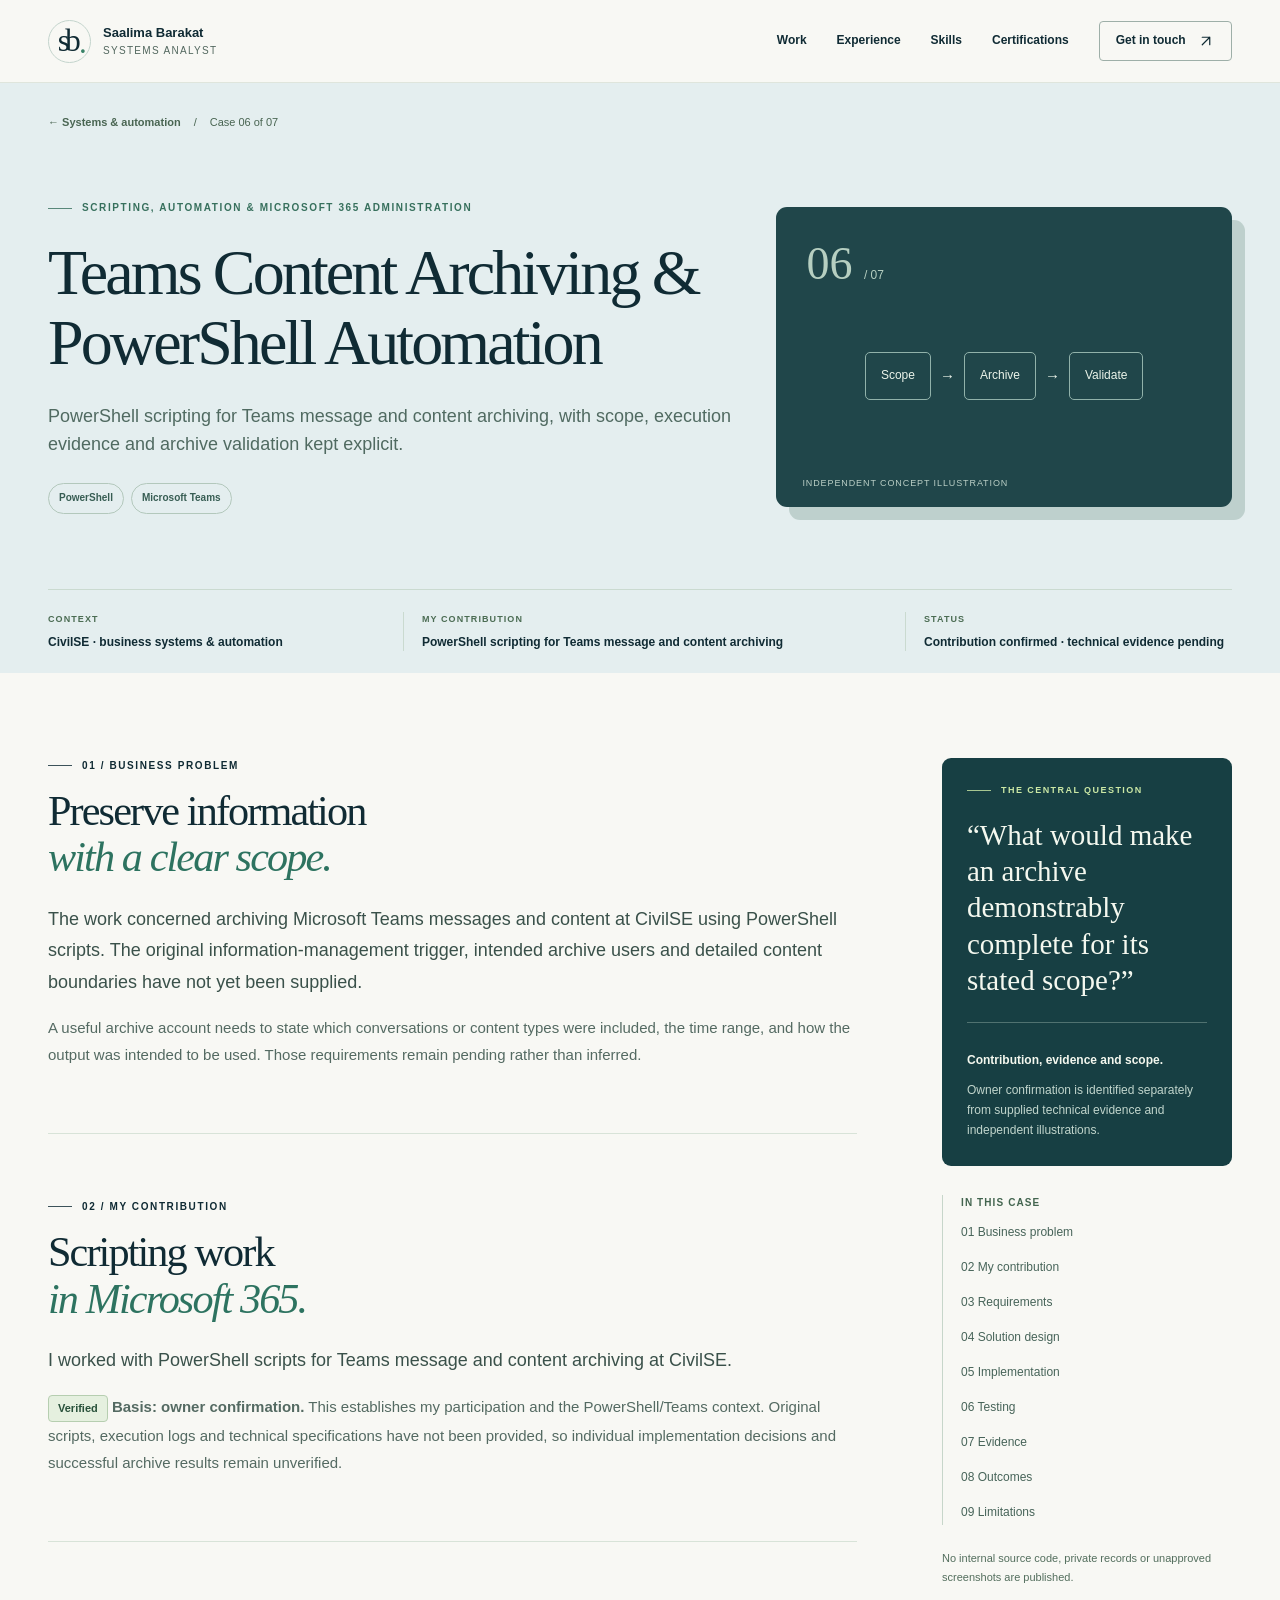
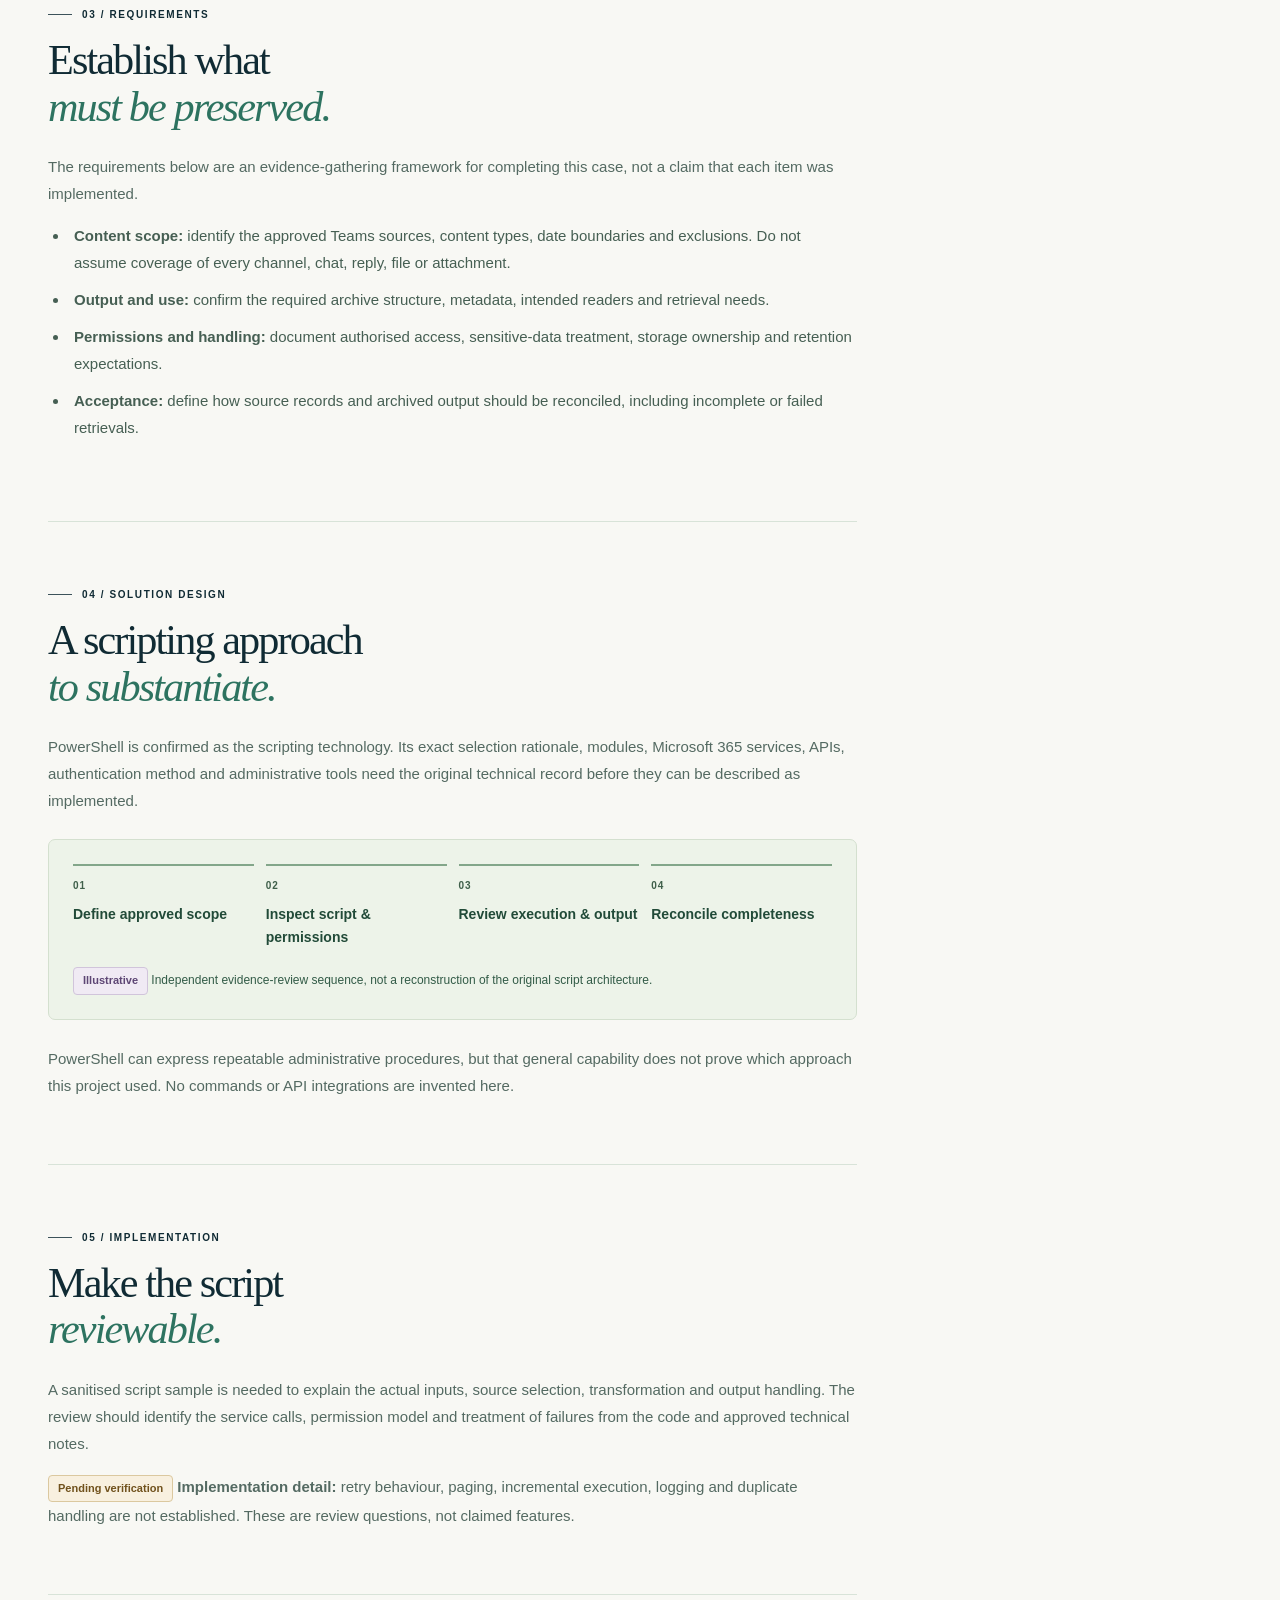
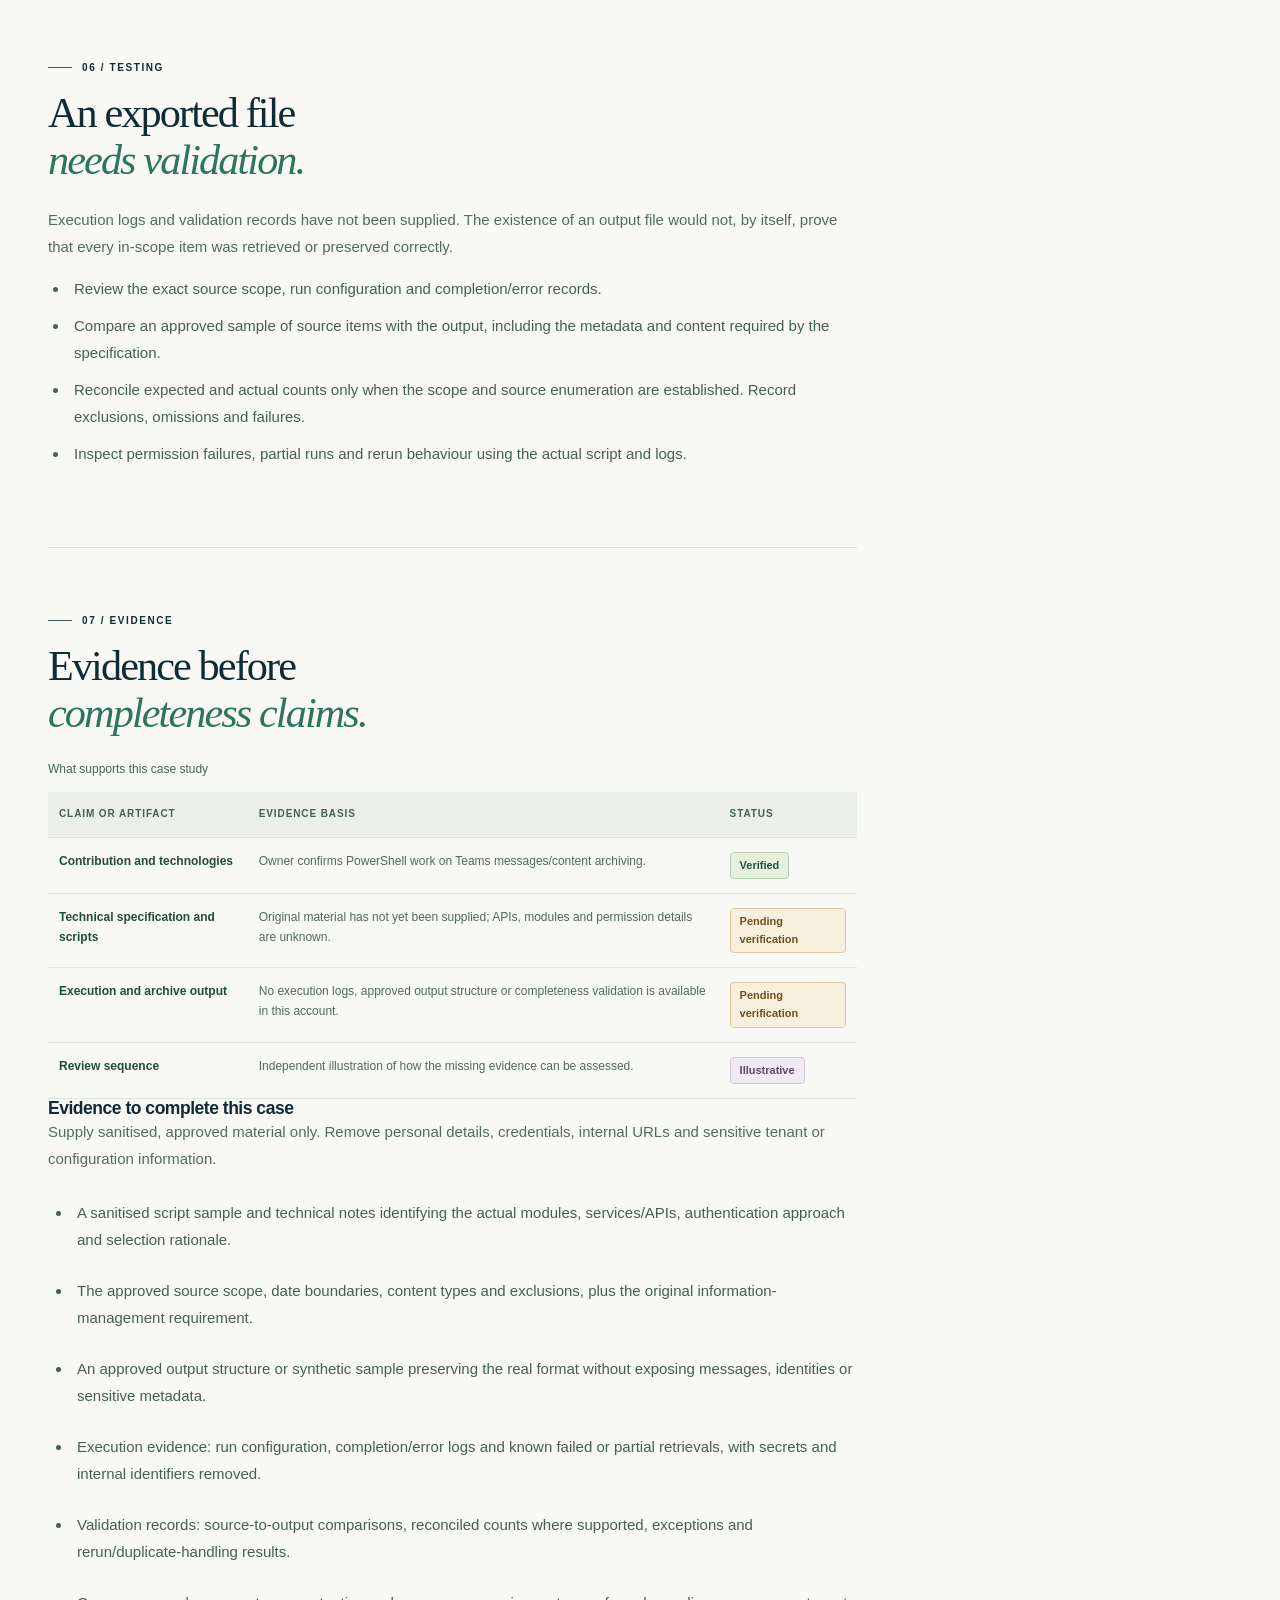
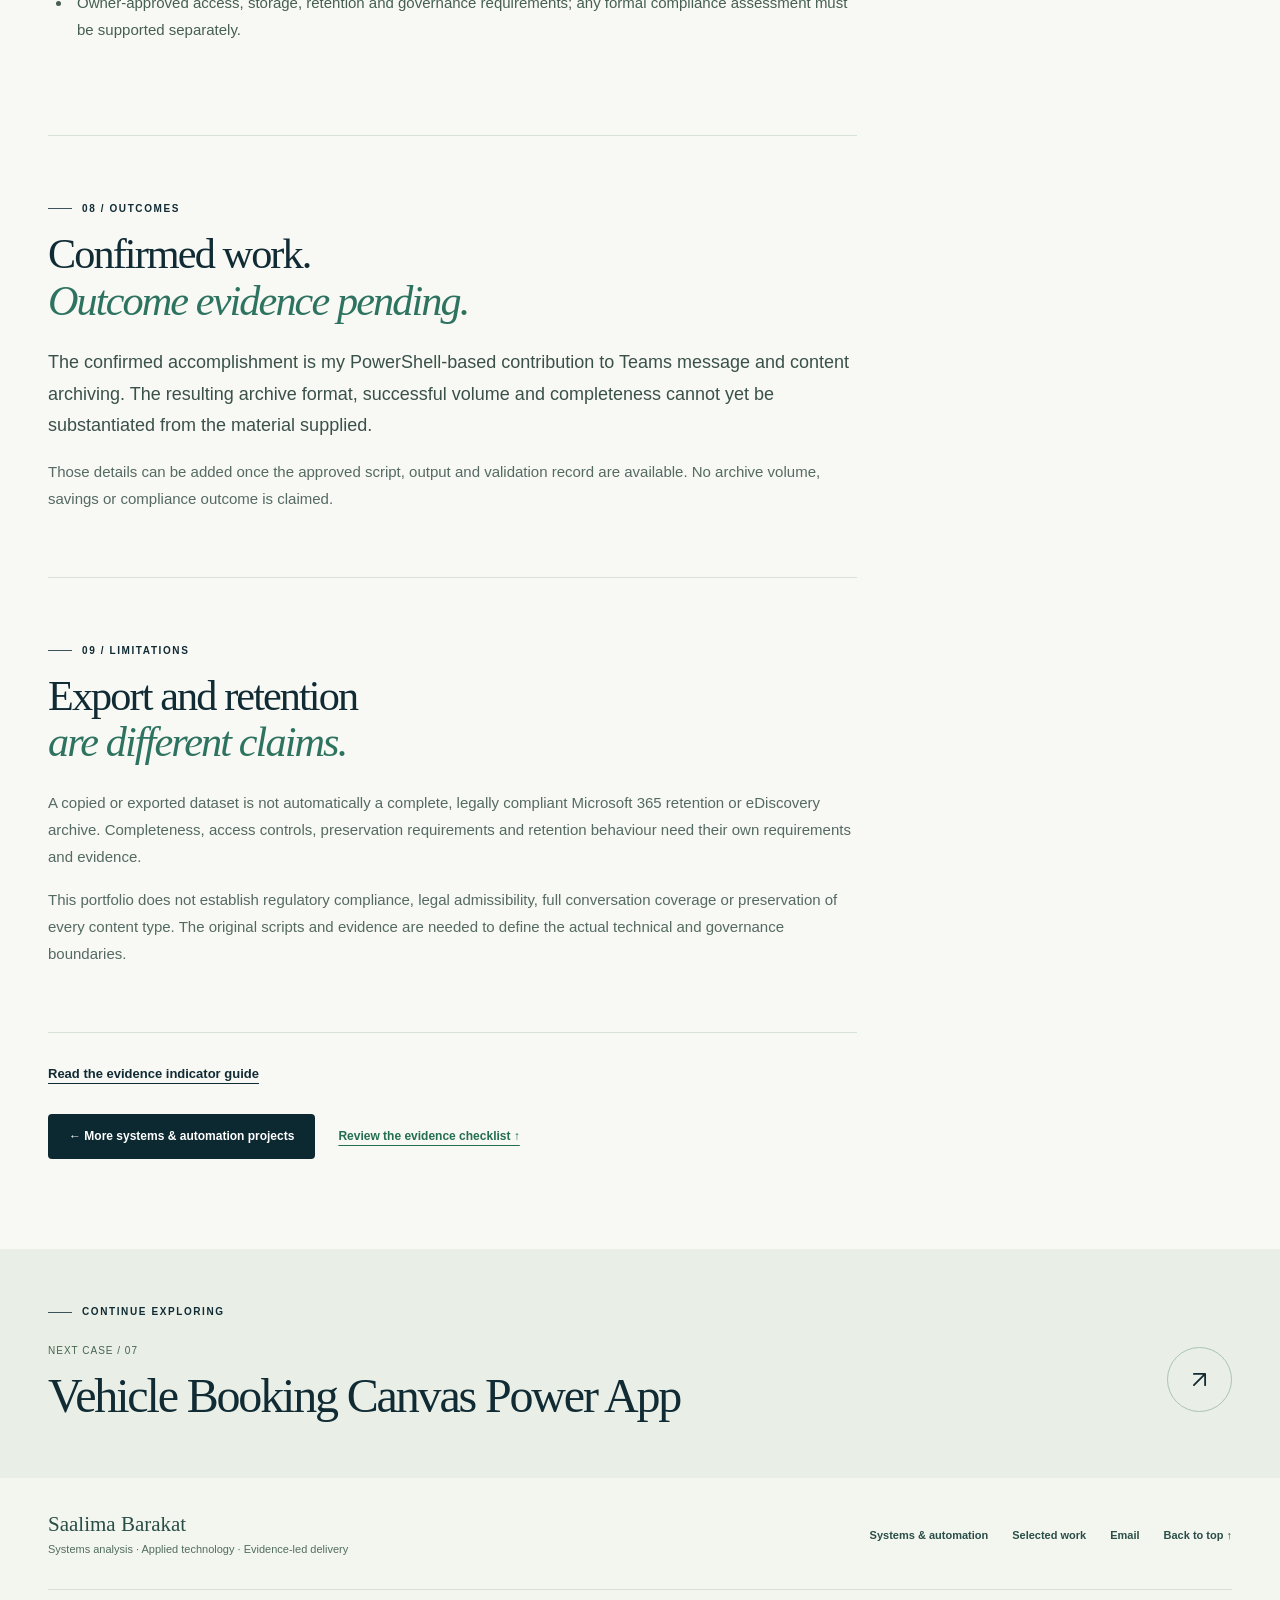
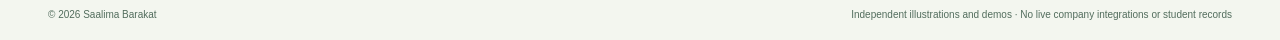
<file: work/teams-archiving.html>
<!doctype html>
<html lang="en-AU">
  <head>
    <meta charset="utf-8" />
    <meta name="viewport" content="width=device-width, initial-scale=1" />
    <meta name="robots" content="index,follow" />
    <meta name="referrer" content="strict-origin-when-cross-origin" />
    <meta name="theme-color" content="#102a34" />
    <meta
      name="description"
      content="Saalima Barakat’s PowerShell work on Microsoft Teams message and content archiving, with explicit evidence requirements for scope, execution and completeness."
    />
    <meta property="og:type" content="website" />
    <meta
      property="og:title"
      content="Teams Content Archiving &amp; PowerShell Automation | Saalima Barakat"
    />
    <meta
      property="og:description"
      content="Saalima Barakat’s PowerShell work on Microsoft Teams message and content archiving, with explicit evidence requirements for scope, execution and completeness."
    />
    <meta
      property="og:image"
      content="https://salstar07.github.io/systems-analysis-portfolio/assets/og-card.png"
    />
    <meta property="og:image:type" content="image/png" />
    <meta property="og:image:width" content="1200" />
    <meta property="og:image:height" content="630" />
    <meta
      property="og:image:alt"
      content="Saalima Barakat — Systems Analyst. Complex problems. Clearer systems."
    />
    <meta
      property="og:url"
      content="https://salstar07.github.io/systems-analysis-portfolio/work/teams-archiving.html"
    />
    <meta property="og:locale" content="en_AU" />
    <meta name="twitter:card" content="summary_large_image" />
    <meta
      name="twitter:title"
      content="Teams Content Archiving &amp; PowerShell Automation | Saalima Barakat"
    />
    <meta
      name="twitter:description"
      content="Saalima Barakat’s PowerShell work on Microsoft Teams message and content archiving, with explicit evidence requirements for scope, execution and completeness."
    />
    <meta
      name="twitter:image"
      content="https://salstar07.github.io/systems-analysis-portfolio/assets/og-card.png"
    />
    <meta
      name="twitter:image:alt"
      content="Saalima Barakat — Systems Analyst. Complex problems. Clearer systems."
    />
    <link
      rel="canonical"
      href="https://salstar07.github.io/systems-analysis-portfolio/work/teams-archiving.html"
    />
    <title>
      Teams Content Archiving &amp; PowerShell Automation | Saalima Barakat
    </title>
    <link rel="icon" type="image/svg+xml" href="../assets/favicon.svg" />
    <link rel="stylesheet" href="../assets/style.css" />
    <script src="../assets/capacity-rules.js" defer></script>
    <script src="../assets/main.js" defer></script>

    <noscript
      ><style>
        .menu-toggle,
        .filters,
        .demo-grid {
          display: none !important;
        }
        .header {
          position: static;
        }
        .header-inner {
          height: auto;
          flex-wrap: wrap;
          padding-block: 18px;
        }
        .nav-links {
          position: static;
          display: flex;
          flex-wrap: wrap;
        }
      </style></noscript
    >
  </head>
  <body class="">
    <a href="#main" class="skip">Skip to content</a>

    <header class="header">
      <div class="container header-inner">
        <a
          class="identity"
          href="../index.html"
          aria-label="Saalima Barakat — Home"
          ><span class="monogram">sb<span class="monogram-point">.</span></span
          ><span class="identity-text"
            ><strong>Saalima Barakat</strong
            ><small>Systems Analyst</small></span
          ></a
        >
        <button
          class="menu-toggle"
          type="button"
          aria-expanded="false"
          aria-controls="site-nav"
          aria-label="Open navigation"
        >
          <span></span><span></span>
        </button>
        <nav class="nav-links" id="site-nav" aria-label="Site navigation">
          <a href="../index.html#work">Work</a>
          <a href="../index.html#experience">Experience</a>
          <a href="../index.html#about">Skills</a>
          <a href="../index.html#certifications">Certifications</a>
          <a class="nav-cta" href="../index.html#contact"
            >Get in touch
            <span aria-hidden="true"
              ><svg
                class="icon"
                viewBox="0 0 24 24"
                aria-hidden="true"
                focusable="false"
              >
                <path d="M7 17 17 7M7 7h10v10" /></svg></span
          ></a>
        </nav>
      </div>
    </header>
    <main id="main">
      <article class="case-page case-theme-blue">
        <div class="case-header">
          <div class="container">
            <div class="crumb">
              <a href="../index.html#more-projects"
                >← Systems &amp; automation</a
              ><span>/</span><span>Case 06 of 07</span>
            </div>
            <div class="case-hero-grid">
              <div>
                <div class="section-kicker case-kicker">
                  SCRIPTING, AUTOMATION &amp; MICROSOFT 365 ADMINISTRATION
                </div>
                <h1>Teams Content Archiving &amp; PowerShell Automation</h1>
                <p class="case-deck">
                  PowerShell scripting for Teams message and content archiving,
                  with scope, execution evidence and archive validation kept
                  explicit.
                </p>
                <div class="tag-line">
                  <span>PowerShell</span><span>Microsoft Teams</span>
                </div>
              </div>
              <div
                class="case-hero-art"
                role="img"
                aria-label="Illustrative review sequence: define the content scope, examine the archive and validate it against that scope. It does not describe a confirmed technical implementation."
              >
                <div class="case-visual-index">06 <span>/ 07</span></div>
                <div class="big-art-data">
                  <span>Scope</span><b>→</b><span>Archive</span><b>→</b
                  ><span>Validate</span>
                </div>
                <span class="art-disclosure"
                  >Independent concept illustration</span
                >
              </div>
            </div>
            <div class="case-statline">
              <div>
                <small>CONTEXT</small
                ><strong>CivilSE · business systems &amp; automation</strong>
              </div>
              <div>
                <small>MY CONTRIBUTION</small
                ><strong
                  >PowerShell scripting for Teams message and content
                  archiving</strong
                >
              </div>
              <div>
                <small>STATUS</small
                ><strong
                  >Contribution confirmed · technical evidence pending</strong
                >
              </div>
            </div>
          </div>
        </div>
        <div class="container case-mobile-toc">
          <details>
            <summary>Explore this case study</summary>
            <nav aria-label="Case study sections">
              <a href="#challenge">01 Business problem</a
              ><a href="#role">02 My contribution</a
              ><a href="#approach">03 Requirements</a
              ><a href="#solution">04 Solution design</a
              ><a href="#implementation">05 Implementation</a
              ><a href="#testing">06 Testing</a
              ><a href="#evidence">07 Evidence</a
              ><a href="#outcome">08 Outcomes</a
              ><a href="#limitations">09 Limitations</a>
            </nav>
          </details>
        </div>
        <div class="container case-content-grid">
          <div class="case-story">
            <section class="case-block" id="challenge">
              <span class="section-kicker">01 / BUSINESS PROBLEM</span>
              <h2>Preserve information<br /><em>with a clear scope.</em></h2>
              <p class="big-prose">
                The work concerned archiving Microsoft Teams messages and
                content at CivilSE using PowerShell scripts. The original
                information-management trigger, intended archive users and
                detailed content boundaries have not yet been supplied.
              </p>
              <p>
                A useful archive account needs to state which conversations or
                content types were included, the time range, and how the output
                was intended to be used. Those requirements remain pending
                rather than inferred.
              </p>
            </section>
            <section class="case-block" id="role">
              <span class="section-kicker">02 / MY CONTRIBUTION</span>
              <h2>Scripting work<br /><em>in Microsoft 365.</em></h2>
              <p class="big-prose">
                I worked with PowerShell scripts for Teams message and content
                archiving at CivilSE.
              </p>
              <p>
                <span class="evidence-badge evidence-verified">Verified</span>
                <strong>Basis: owner confirmation.</strong> This establishes my
                participation and the PowerShell/Teams context. Original
                scripts, execution logs and technical specifications have not
                been provided, so individual implementation decisions and
                successful archive results remain unverified.
              </p>
            </section>
            <section class="case-block" id="approach">
              <span class="section-kicker">03 / REQUIREMENTS</span>
              <h2>Establish what<br /><em>must be preserved.</em></h2>
              <p>
                The requirements below are an evidence-gathering framework for
                completing this case, not a claim that each item was
                implemented.
              </p>
              <ul class="case-prose-list">
                <li>
                  <strong>Content scope:</strong> identify the approved Teams
                  sources, content types, date boundaries and exclusions. Do not
                  assume coverage of every channel, chat, reply, file or
                  attachment.
                </li>
                <li>
                  <strong>Output and use:</strong> confirm the required archive
                  structure, metadata, intended readers and retrieval needs.
                </li>
                <li>
                  <strong>Permissions and handling:</strong> document authorised
                  access, sensitive-data treatment, storage ownership and
                  retention expectations.
                </li>
                <li>
                  <strong>Acceptance:</strong> define how source records and
                  archived output should be reconciled, including incomplete or
                  failed retrievals.
                </li>
              </ul>
            </section>
            <section class="case-block" id="solution">
              <span class="section-kicker">04 / SOLUTION DESIGN</span>
              <h2>A scripting approach<br /><em>to substantiate.</em></h2>
              <p>
                PowerShell is confirmed as the scripting technology. Its exact
                selection rationale, modules, Microsoft 365 services, APIs,
                authentication method and administrative tools need the original
                technical record before they can be described as implemented.
              </p>
              <figure class="case-flow">
                <ol>
                  <li><span>01</span><strong>Define approved scope</strong></li>
                  <li>
                    <span>02</span><strong>Inspect script & permissions</strong>
                  </li>
                  <li>
                    <span>03</span><strong>Review execution & output</strong>
                  </li>
                  <li>
                    <span>04</span><strong>Reconcile completeness</strong>
                  </li>
                </ol>
                <figcaption>
                  <span class="evidence-badge evidence-illustrative"
                    >Illustrative</span
                  >
                  Independent evidence-review sequence, not a reconstruction of
                  the original script architecture.
                </figcaption>
              </figure>
              <p>
                PowerShell can express repeatable administrative procedures, but
                that general capability does not prove which approach this
                project used. No commands or API integrations are invented here.
              </p>
            </section>
            <section class="case-block" id="implementation">
              <span class="section-kicker">05 / IMPLEMENTATION</span>
              <h2>Make the script<br /><em>reviewable.</em></h2>
              <p>
                A sanitised script sample is needed to explain the actual
                inputs, source selection, transformation and output handling.
                The review should identify the service calls, permission model
                and treatment of failures from the code and approved technical
                notes.
              </p>
              <p>
                <span class="evidence-badge evidence-pending"
                  >Pending verification</span
                >
                <strong>Implementation detail:</strong> retry behaviour, paging,
                incremental execution, logging and duplicate handling are not
                established. These are review questions, not claimed features.
              </p>
            </section>
            <section class="case-block" id="testing">
              <span class="section-kicker">06 / TESTING</span>
              <h2>An exported file<br /><em>needs validation.</em></h2>
              <p>
                Execution logs and validation records have not been supplied.
                The existence of an output file would not, by itself, prove that
                every in-scope item was retrieved or preserved correctly.
              </p>
              <ul class="case-prose-list">
                <li>
                  Review the exact source scope, run configuration and
                  completion/error records.
                </li>
                <li>
                  Compare an approved sample of source items with the output,
                  including the metadata and content required by the
                  specification.
                </li>
                <li>
                  Reconcile expected and actual counts only when the scope and
                  source enumeration are established. Record exclusions,
                  omissions and failures.
                </li>
                <li>
                  Inspect permission failures, partial runs and rerun behaviour
                  using the actual script and logs.
                </li>
              </ul>
            </section>
            <section class="case-block" id="evidence">
              <span class="section-kicker">07 / EVIDENCE</span>
              <h2>Evidence before<br /><em>completeness claims.</em></h2>
              <div
                class="evidence-table-wrap"
                role="region"
                aria-label="Evidence and validation scope"
                tabindex="0"
              >
                <table class="evidence-table">
                  <caption>
                    What supports this case study
                  </caption>
                  <thead>
                    <tr>
                      <th scope="col">Claim or artifact</th>
                      <th scope="col">Evidence basis</th>
                      <th scope="col">Status</th>
                    </tr>
                  </thead>
                  <tbody>
                    <tr>
                      <th scope="row">Contribution and technologies</th>
                      <td>
                        Owner confirms PowerShell work on Teams messages/content
                        archiving.
                      </td>
                      <td>
                        <span class="evidence-badge evidence-verified"
                          >Verified</span
                        >
                      </td>
                    </tr>
                    <tr>
                      <th scope="row">Technical specification and scripts</th>
                      <td>
                        Original material has not yet been supplied; APIs,
                        modules and permission details are unknown.
                      </td>
                      <td>
                        <span class="evidence-badge evidence-pending"
                          >Pending verification</span
                        >
                      </td>
                    </tr>
                    <tr>
                      <th scope="row">Execution and archive output</th>
                      <td>
                        No execution logs, approved output structure or
                        completeness validation is available in this account.
                      </td>
                      <td>
                        <span class="evidence-badge evidence-pending"
                          >Pending verification</span
                        >
                      </td>
                    </tr>
                    <tr>
                      <th scope="row">Review sequence</th>
                      <td>
                        Independent illustration of how the missing evidence can
                        be assessed.
                      </td>
                      <td>
                        <span class="evidence-badge evidence-illustrative"
                          >Illustrative</span
                        >
                      </td>
                    </tr>
                  </tbody>
                </table>
              </div>
              <h3 id="evidence-checklist">Evidence to complete this case</h3>
              <p>
                Supply sanitised, approved material only. Remove personal
                details, credentials, internal URLs and sensitive tenant or
                configuration information.
              </p>
              <ul class="case-prose-list evidence-checklist">
                <li>
                  A sanitised script sample and technical notes identifying the
                  actual modules, services/APIs, authentication approach and
                  selection rationale.
                </li>
                <li>
                  The approved source scope, date boundaries, content types and
                  exclusions, plus the original information-management
                  requirement.
                </li>
                <li>
                  An approved output structure or synthetic sample preserving
                  the real format without exposing messages, identities or
                  sensitive metadata.
                </li>
                <li>
                  Execution evidence: run configuration, completion/error logs
                  and known failed or partial retrievals, with secrets and
                  internal identifiers removed.
                </li>
                <li>
                  Validation records: source-to-output comparisons, reconciled
                  counts where supported, exceptions and
                  rerun/duplicate-handling results.
                </li>
                <li>
                  Owner-approved access, storage, retention and governance
                  requirements; any formal compliance assessment must be
                  supported separately.
                </li>
              </ul>
            </section>
            <section class="case-block" id="outcome">
              <span class="section-kicker">08 / OUTCOMES</span>
              <h2>Confirmed work.<br /><em>Outcome evidence pending.</em></h2>
              <p class="big-prose">
                The confirmed accomplishment is my PowerShell-based contribution
                to Teams message and content archiving. The resulting archive
                format, successful volume and completeness cannot yet be
                substantiated from the material supplied.
              </p>
              <p>
                Those details can be added once the approved script, output and
                validation record are available. No archive volume, savings or
                compliance outcome is claimed.
              </p>
            </section>
            <section class="case-block" id="limitations">
              <span class="section-kicker">09 / LIMITATIONS</span>
              <h2>Export and retention<br /><em>are different claims.</em></h2>
              <p>
                A copied or exported dataset is not automatically a complete,
                legally compliant Microsoft 365 retention or eDiscovery archive.
                Completeness, access controls, preservation requirements and
                retention behaviour need their own requirements and evidence.
              </p>
              <p>
                This portfolio does not establish regulatory compliance, legal
                admissibility, full conversation coverage or preservation of
                every content type. The original scripts and evidence are needed
                to define the actual technical and governance boundaries.
              </p>
            </section>
            <p class="evidence-guide-link">
              <a class="text-link" href="../index.html#project-evidence"
                >Read the evidence indicator guide</a
              >
            </p>
            <div class="case-end">
              <a class="button button-dark" href="../index.html#more-projects"
                >← More systems &amp; automation projects</a
              ><a class="inline-case-link" href="#evidence-checklist"
                >Review the evidence checklist ↑</a
              >
            </div>
          </div>
          <aside class="case-sidebar">
            <div class="sidebar-card">
              <span class="section-kicker">THE CENTRAL QUESTION</span>
              <blockquote>
                “What would make an archive demonstrably complete for its stated
                scope?”
              </blockquote>
              <div class="sidebar-rule"></div>
              <strong>Contribution, evidence and scope.</strong>
              <p>
                Owner confirmation is identified separately from supplied
                technical evidence and independent illustrations.
              </p>
            </div>
            <nav class="sidebar-toc" aria-label="Case study sections">
              <span>IN THIS CASE</span
              ><a href="#challenge">01 Business problem</a
              ><a href="#role">02 My contribution</a
              ><a href="#approach">03 Requirements</a
              ><a href="#solution">04 Solution design</a
              ><a href="#implementation">05 Implementation</a
              ><a href="#testing">06 Testing</a
              ><a href="#evidence">07 Evidence</a
              ><a href="#outcome">08 Outcomes</a
              ><a href="#limitations">09 Limitations</a>
            </nav>
            <p class="sidebar-disclosure">
              No internal source code, private records or unapproved screenshots
              are published.
            </p>
          </aside>
        </div>
        <section class="case-next-section">
          <div class="container">
            <span class="section-kicker">CONTINUE EXPLORING</span>
            <div class="next-case-row">
              <div>
                <small>NEXT CASE / 07</small>
                <h2>Vehicle Booking Canvas Power App</h2>
              </div>
              <a
                class="round-next"
                href="vehicle-booking.html"
                aria-label="Read next case: Vehicle Booking Canvas Power App"
                ><svg
                  class="icon"
                  viewBox="0 0 24 24"
                  aria-hidden="true"
                  focusable="false"
                >
                  <path d="M7 17 17 7M7 7h10v10" /></svg
              ></a>
            </div>
          </div>
        </section>
      </article>
    </main>
    <footer class="footer">
      <div class="container foot-grid">
        <div>
          <span class="foot-name">Saalima Barakat</span
          ><span class="foot-sub"
            >Systems analysis · Applied technology · Evidence-led delivery</span
          >
        </div>
        <div class="foot-right">
          <a href="../index.html#more-projects">Systems &amp; automation</a
          ><a href="../index.html#work">Selected work</a
          ><a
            href="mailto:0719saalima@gmail.com?subject=Systems%20Analyst%20opportunity"
            >Email</a
          ><a href="#main">Back to top ↑</a>
        </div>
      </div>
      <div class="container foot-base">
        <span>© 2026 Saalima Barakat</span
        ><span
          >Independent illustrations and demos · No live company integrations or
          student records</span
        >
      </div>
    </footer>
  </body>
</html>
</file>
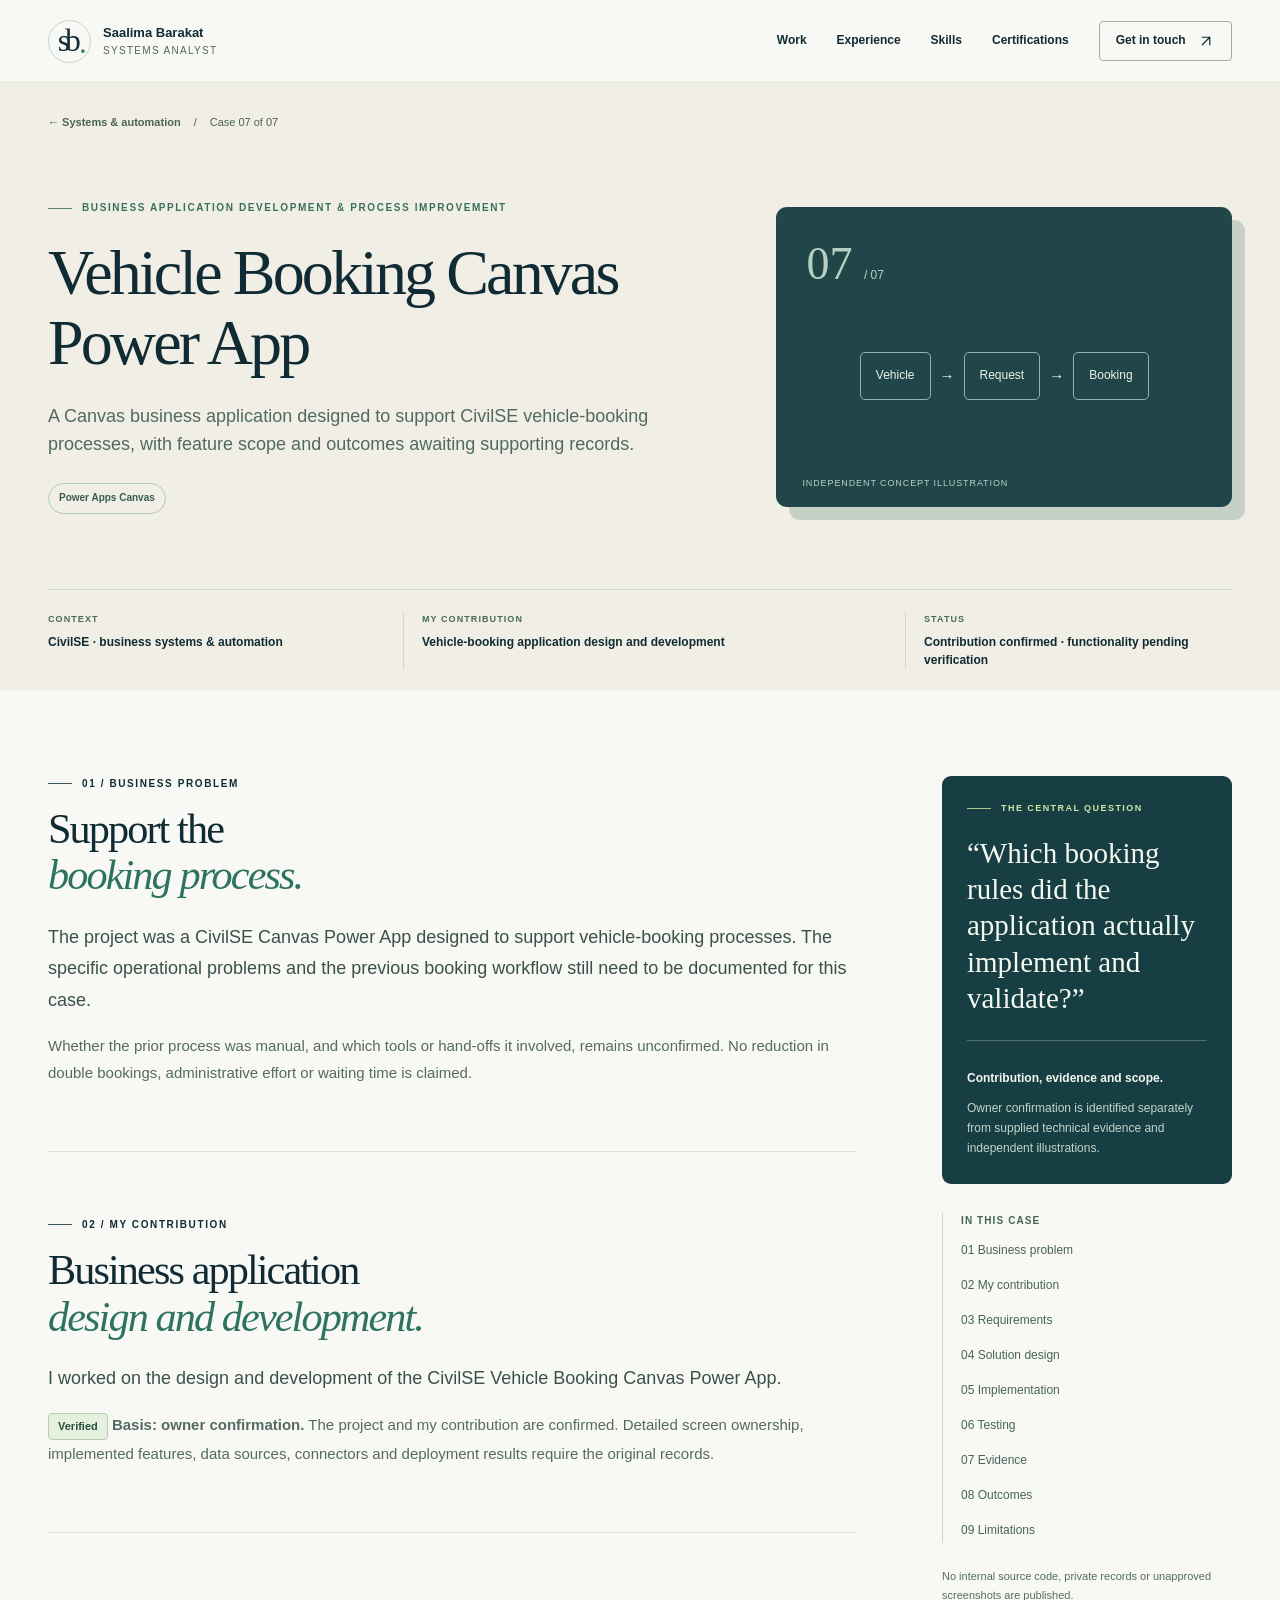
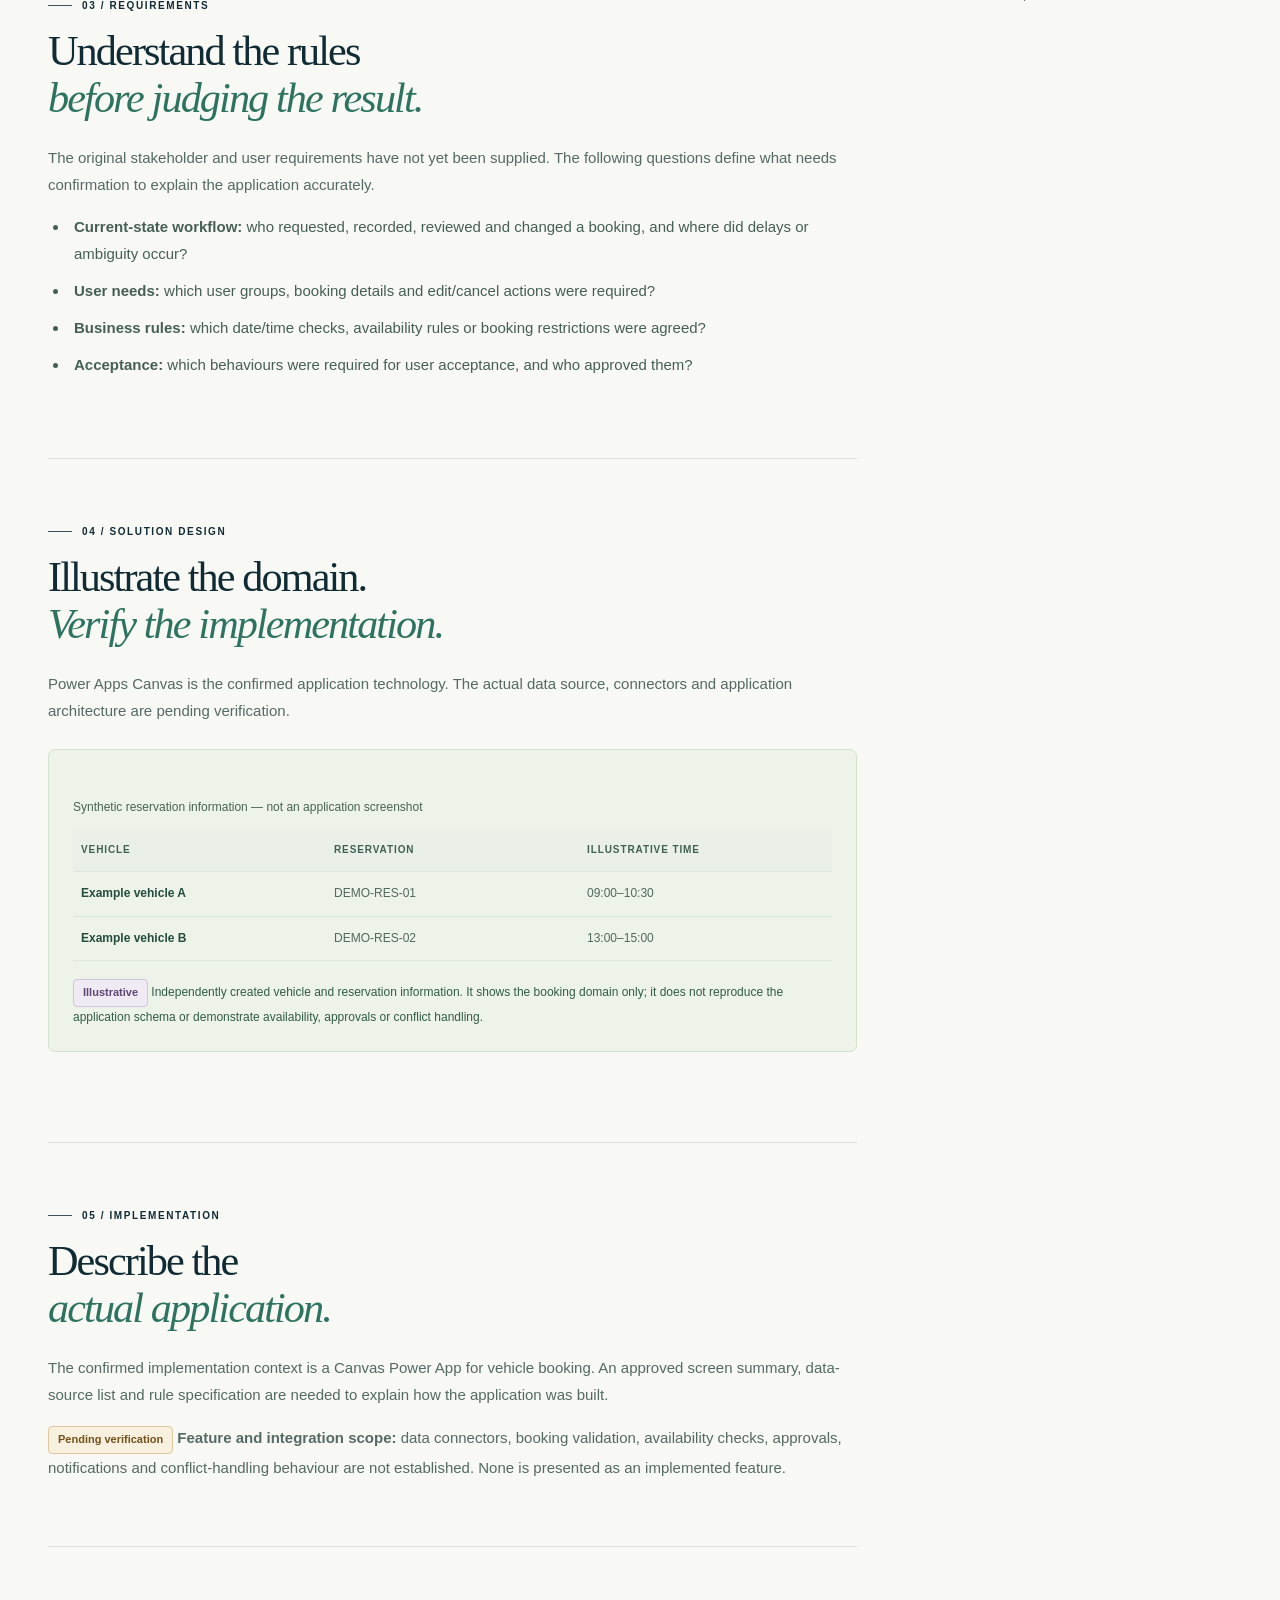
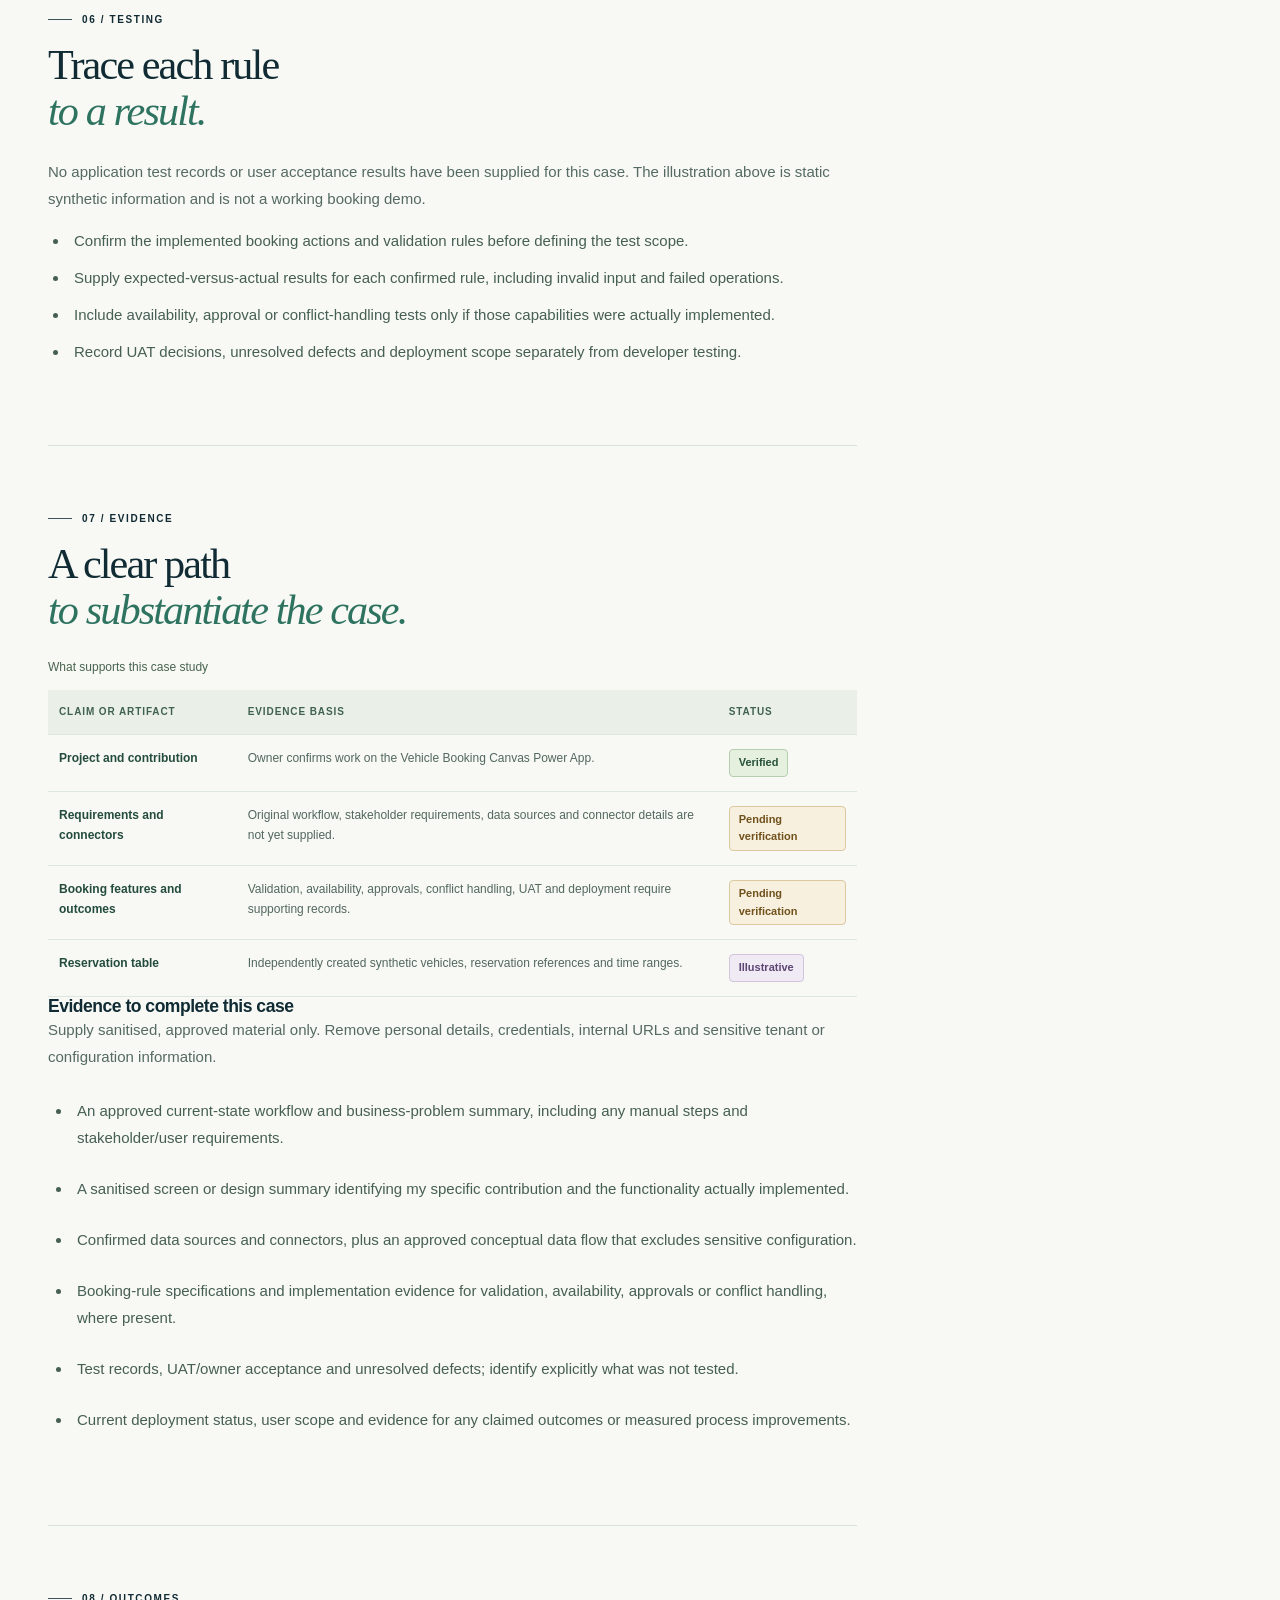
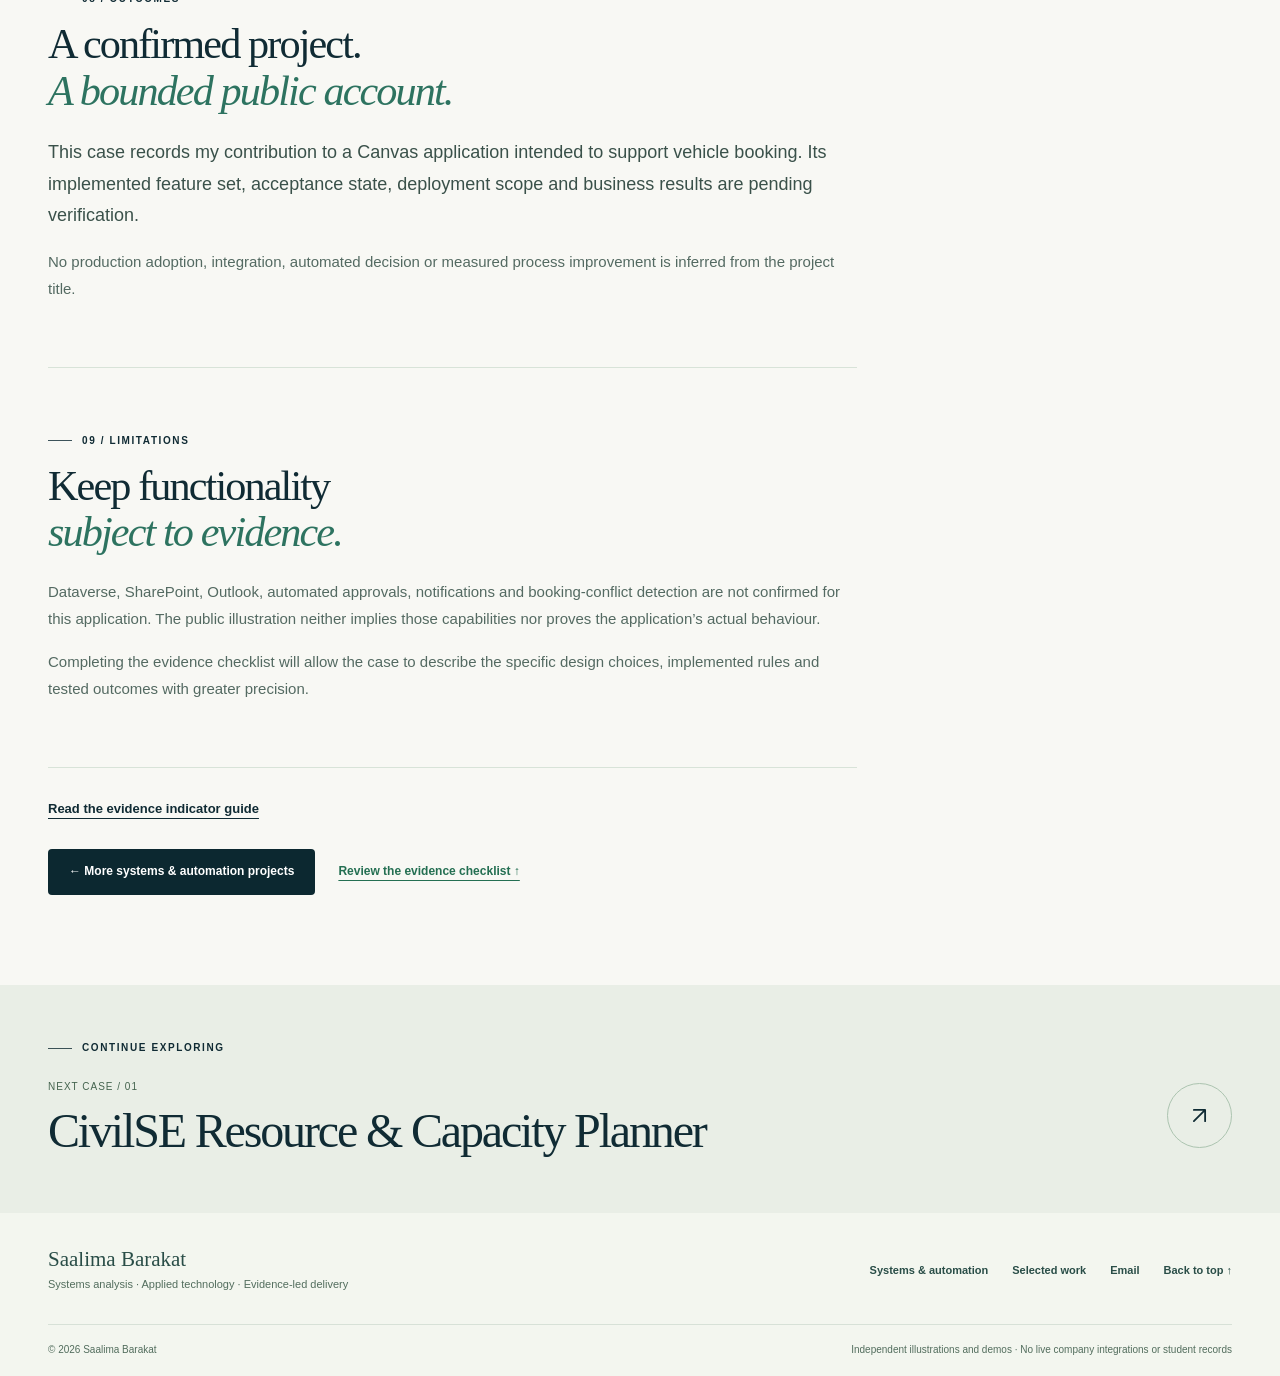
<file: work/vehicle-booking.html>
<!doctype html>
<html lang="en-AU">
  <head>
    <meta charset="utf-8" />
    <meta name="viewport" content="width=device-width, initial-scale=1" />
    <meta name="robots" content="index,follow" />
    <meta name="referrer" content="strict-origin-when-cross-origin" />
    <meta name="theme-color" content="#102a34" />
    <meta
      name="description"
      content="CivilSE Vehicle Booking Canvas Power App design and development contribution, with a synthetic booking illustration and explicit requirements for feature and deployment evidence."
    />
    <meta property="og:type" content="website" />
    <meta
      property="og:title"
      content="Vehicle Booking Canvas Power App | Saalima Barakat"
    />
    <meta
      property="og:description"
      content="CivilSE Vehicle Booking Canvas Power App design and development contribution, with a synthetic booking illustration and explicit requirements for feature and deployment evidence."
    />
    <meta
      property="og:image"
      content="https://salstar07.github.io/systems-analysis-portfolio/assets/og-card.png"
    />
    <meta property="og:image:type" content="image/png" />
    <meta property="og:image:width" content="1200" />
    <meta property="og:image:height" content="630" />
    <meta
      property="og:image:alt"
      content="Saalima Barakat — Systems Analyst. Complex problems. Clearer systems."
    />
    <meta
      property="og:url"
      content="https://salstar07.github.io/systems-analysis-portfolio/work/vehicle-booking.html"
    />
    <meta property="og:locale" content="en_AU" />
    <meta name="twitter:card" content="summary_large_image" />
    <meta
      name="twitter:title"
      content="Vehicle Booking Canvas Power App | Saalima Barakat"
    />
    <meta
      name="twitter:description"
      content="CivilSE Vehicle Booking Canvas Power App design and development contribution, with a synthetic booking illustration and explicit requirements for feature and deployment evidence."
    />
    <meta
      name="twitter:image"
      content="https://salstar07.github.io/systems-analysis-portfolio/assets/og-card.png"
    />
    <meta
      name="twitter:image:alt"
      content="Saalima Barakat — Systems Analyst. Complex problems. Clearer systems."
    />
    <link
      rel="canonical"
      href="https://salstar07.github.io/systems-analysis-portfolio/work/vehicle-booking.html"
    />
    <title>Vehicle Booking Canvas Power App | Saalima Barakat</title>
    <link rel="icon" type="image/svg+xml" href="../assets/favicon.svg" />
    <link rel="stylesheet" href="../assets/style.css" />
    <script src="../assets/capacity-rules.js" defer></script>
    <script src="../assets/main.js" defer></script>

    <noscript
      ><style>
        .menu-toggle,
        .filters,
        .demo-grid {
          display: none !important;
        }
        .header {
          position: static;
        }
        .header-inner {
          height: auto;
          flex-wrap: wrap;
          padding-block: 18px;
        }
        .nav-links {
          position: static;
          display: flex;
          flex-wrap: wrap;
        }
      </style></noscript
    >
  </head>
  <body class="">
    <a href="#main" class="skip">Skip to content</a>

    <header class="header">
      <div class="container header-inner">
        <a
          class="identity"
          href="../index.html"
          aria-label="Saalima Barakat — Home"
          ><span class="monogram">sb<span class="monogram-point">.</span></span
          ><span class="identity-text"
            ><strong>Saalima Barakat</strong
            ><small>Systems Analyst</small></span
          ></a
        >
        <button
          class="menu-toggle"
          type="button"
          aria-expanded="false"
          aria-controls="site-nav"
          aria-label="Open navigation"
        >
          <span></span><span></span>
        </button>
        <nav class="nav-links" id="site-nav" aria-label="Site navigation">
          <a href="../index.html#work">Work</a>
          <a href="../index.html#experience">Experience</a>
          <a href="../index.html#about">Skills</a>
          <a href="../index.html#certifications">Certifications</a>
          <a class="nav-cta" href="../index.html#contact"
            >Get in touch
            <span aria-hidden="true"
              ><svg
                class="icon"
                viewBox="0 0 24 24"
                aria-hidden="true"
                focusable="false"
              >
                <path d="M7 17 17 7M7 7h10v10" /></svg></span
          ></a>
        </nav>
      </div>
    </header>
    <main id="main">
      <article class="case-page case-theme-sand">
        <div class="case-header">
          <div class="container">
            <div class="crumb">
              <a href="../index.html#more-projects"
                >← Systems &amp; automation</a
              ><span>/</span><span>Case 07 of 07</span>
            </div>
            <div class="case-hero-grid">
              <div>
                <div class="section-kicker case-kicker">
                  BUSINESS APPLICATION DEVELOPMENT &amp; PROCESS IMPROVEMENT
                </div>
                <h1>Vehicle Booking Canvas Power App</h1>
                <p class="case-deck">
                  A Canvas business application designed to support CivilSE
                  vehicle-booking processes, with feature scope and outcomes
                  awaiting supporting records.
                </p>
                <div class="tag-line"><span>Power Apps Canvas</span></div>
              </div>
              <div
                class="case-hero-art"
                role="img"
                aria-label="Illustrative relationship between a vehicle, a request and a booking. No approval, availability or conflict-detection functionality is implied."
              >
                <div class="case-visual-index">07 <span>/ 07</span></div>
                <div class="big-art-data">
                  <span>Vehicle</span><b>→</b><span>Request</span><b>→</b
                  ><span>Booking</span>
                </div>
                <span class="art-disclosure"
                  >Independent concept illustration</span
                >
              </div>
            </div>
            <div class="case-statline">
              <div>
                <small>CONTEXT</small
                ><strong>CivilSE · business systems &amp; automation</strong>
              </div>
              <div>
                <small>MY CONTRIBUTION</small
                ><strong
                  >Vehicle-booking application design and development</strong
                >
              </div>
              <div>
                <small>STATUS</small
                ><strong
                  >Contribution confirmed · functionality pending
                  verification</strong
                >
              </div>
            </div>
          </div>
        </div>
        <div class="container case-mobile-toc">
          <details>
            <summary>Explore this case study</summary>
            <nav aria-label="Case study sections">
              <a href="#challenge">01 Business problem</a
              ><a href="#role">02 My contribution</a
              ><a href="#approach">03 Requirements</a
              ><a href="#solution">04 Solution design</a
              ><a href="#implementation">05 Implementation</a
              ><a href="#testing">06 Testing</a
              ><a href="#evidence">07 Evidence</a
              ><a href="#outcome">08 Outcomes</a
              ><a href="#limitations">09 Limitations</a>
            </nav>
          </details>
        </div>
        <div class="container case-content-grid">
          <div class="case-story">
            <section class="case-block" id="challenge">
              <span class="section-kicker">01 / BUSINESS PROBLEM</span>
              <h2>Support the<br /><em>booking process.</em></h2>
              <p class="big-prose">
                The project was a CivilSE Canvas Power App designed to support
                vehicle-booking processes. The specific operational problems and
                the previous booking workflow still need to be documented for
                this case.
              </p>
              <p>
                Whether the prior process was manual, and which tools or
                hand-offs it involved, remains unconfirmed. No reduction in
                double bookings, administrative effort or waiting time is
                claimed.
              </p>
            </section>
            <section class="case-block" id="role">
              <span class="section-kicker">02 / MY CONTRIBUTION</span>
              <h2>
                Business application<br /><em>design and development.</em>
              </h2>
              <p class="big-prose">
                I worked on the design and development of the CivilSE Vehicle
                Booking Canvas Power App.
              </p>
              <p>
                <span class="evidence-badge evidence-verified">Verified</span>
                <strong>Basis: owner confirmation.</strong> The project and my
                contribution are confirmed. Detailed screen ownership,
                implemented features, data sources, connectors and deployment
                results require the original records.
              </p>
            </section>
            <section class="case-block" id="approach">
              <span class="section-kicker">03 / REQUIREMENTS</span>
              <h2>
                Understand the rules<br /><em>before judging the result.</em>
              </h2>
              <p>
                The original stakeholder and user requirements have not yet been
                supplied. The following questions define what needs confirmation
                to explain the application accurately.
              </p>
              <ul class="case-prose-list">
                <li>
                  <strong>Current-state workflow:</strong> who requested,
                  recorded, reviewed and changed a booking, and where did delays
                  or ambiguity occur?
                </li>
                <li>
                  <strong>User needs:</strong> which user groups, booking
                  details and edit/cancel actions were required?
                </li>
                <li>
                  <strong>Business rules:</strong> which date/time checks,
                  availability rules or booking restrictions were agreed?
                </li>
                <li>
                  <strong>Acceptance:</strong> which behaviours were required
                  for user acceptance, and who approved them?
                </li>
              </ul>
            </section>
            <section class="case-block" id="solution">
              <span class="section-kicker">04 / SOLUTION DESIGN</span>
              <h2>
                Illustrate the domain.<br /><em>Verify the implementation.</em>
              </h2>
              <p>
                Power Apps Canvas is the confirmed application technology. The
                actual data source, connectors and application architecture are
                pending verification.
              </p>
              <figure class="case-flow">
                <div
                  class="evidence-table-wrap"
                  role="region"
                  aria-label="Synthetic vehicle reservation illustration"
                  tabindex="0"
                >
                  <table class="evidence-table">
                    <caption>
                      Synthetic reservation information — not an application
                      screenshot
                    </caption>
                    <thead>
                      <tr>
                        <th scope="col">Vehicle</th>
                        <th scope="col">Reservation</th>
                        <th scope="col">Illustrative time</th>
                      </tr>
                    </thead>
                    <tbody>
                      <tr>
                        <th scope="row">Example vehicle A</th>
                        <td>DEMO-RES-01</td>
                        <td>09:00–10:30</td>
                      </tr>
                      <tr>
                        <th scope="row">Example vehicle B</th>
                        <td>DEMO-RES-02</td>
                        <td>13:00–15:00</td>
                      </tr>
                    </tbody>
                  </table>
                </div>
                <figcaption>
                  <span class="evidence-badge evidence-illustrative"
                    >Illustrative</span
                  >
                  Independently created vehicle and reservation information. It
                  shows the booking domain only; it does not reproduce the
                  application schema or demonstrate availability, approvals or
                  conflict handling.
                </figcaption>
              </figure>
            </section>
            <section class="case-block" id="implementation">
              <span class="section-kicker">05 / IMPLEMENTATION</span>
              <h2>Describe the<br /><em>actual application.</em></h2>
              <p>
                The confirmed implementation context is a Canvas Power App for
                vehicle booking. An approved screen summary, data-source list
                and rule specification are needed to explain how the application
                was built.
              </p>
              <p>
                <span class="evidence-badge evidence-pending"
                  >Pending verification</span
                >
                <strong>Feature and integration scope:</strong> data connectors,
                booking validation, availability checks, approvals,
                notifications and conflict-handling behaviour are not
                established. None is presented as an implemented feature.
              </p>
            </section>
            <section class="case-block" id="testing">
              <span class="section-kicker">06 / TESTING</span>
              <h2>Trace each rule<br /><em>to a result.</em></h2>
              <p>
                No application test records or user acceptance results have been
                supplied for this case. The illustration above is static
                synthetic information and is not a working booking demo.
              </p>
              <ul class="case-prose-list">
                <li>
                  Confirm the implemented booking actions and validation rules
                  before defining the test scope.
                </li>
                <li>
                  Supply expected-versus-actual results for each confirmed rule,
                  including invalid input and failed operations.
                </li>
                <li>
                  Include availability, approval or conflict-handling tests only
                  if those capabilities were actually implemented.
                </li>
                <li>
                  Record UAT decisions, unresolved defects and deployment scope
                  separately from developer testing.
                </li>
              </ul>
            </section>
            <section class="case-block" id="evidence">
              <span class="section-kicker">07 / EVIDENCE</span>
              <h2>A clear path<br /><em>to substantiate the case.</em></h2>
              <div
                class="evidence-table-wrap"
                role="region"
                aria-label="Evidence and validation scope"
                tabindex="0"
              >
                <table class="evidence-table">
                  <caption>
                    What supports this case study
                  </caption>
                  <thead>
                    <tr>
                      <th scope="col">Claim or artifact</th>
                      <th scope="col">Evidence basis</th>
                      <th scope="col">Status</th>
                    </tr>
                  </thead>
                  <tbody>
                    <tr>
                      <th scope="row">Project and contribution</th>
                      <td>
                        Owner confirms work on the Vehicle Booking Canvas Power
                        App.
                      </td>
                      <td>
                        <span class="evidence-badge evidence-verified"
                          >Verified</span
                        >
                      </td>
                    </tr>
                    <tr>
                      <th scope="row">Requirements and connectors</th>
                      <td>
                        Original workflow, stakeholder requirements, data
                        sources and connector details are not yet supplied.
                      </td>
                      <td>
                        <span class="evidence-badge evidence-pending"
                          >Pending verification</span
                        >
                      </td>
                    </tr>
                    <tr>
                      <th scope="row">Booking features and outcomes</th>
                      <td>
                        Validation, availability, approvals, conflict handling,
                        UAT and deployment require supporting records.
                      </td>
                      <td>
                        <span class="evidence-badge evidence-pending"
                          >Pending verification</span
                        >
                      </td>
                    </tr>
                    <tr>
                      <th scope="row">Reservation table</th>
                      <td>
                        Independently created synthetic vehicles, reservation
                        references and time ranges.
                      </td>
                      <td>
                        <span class="evidence-badge evidence-illustrative"
                          >Illustrative</span
                        >
                      </td>
                    </tr>
                  </tbody>
                </table>
              </div>
              <h3 id="evidence-checklist">Evidence to complete this case</h3>
              <p>
                Supply sanitised, approved material only. Remove personal
                details, credentials, internal URLs and sensitive tenant or
                configuration information.
              </p>
              <ul class="case-prose-list evidence-checklist">
                <li>
                  An approved current-state workflow and business-problem
                  summary, including any manual steps and stakeholder/user
                  requirements.
                </li>
                <li>
                  A sanitised screen or design summary identifying my specific
                  contribution and the functionality actually implemented.
                </li>
                <li>
                  Confirmed data sources and connectors, plus an approved
                  conceptual data flow that excludes sensitive configuration.
                </li>
                <li>
                  Booking-rule specifications and implementation evidence for
                  validation, availability, approvals or conflict handling,
                  where present.
                </li>
                <li>
                  Test records, UAT/owner acceptance and unresolved defects;
                  identify explicitly what was not tested.
                </li>
                <li>
                  Current deployment status, user scope and evidence for any
                  claimed outcomes or measured process improvements.
                </li>
              </ul>
            </section>
            <section class="case-block" id="outcome">
              <span class="section-kicker">08 / OUTCOMES</span>
              <h2>
                A confirmed project.<br /><em>A bounded public account.</em>
              </h2>
              <p class="big-prose">
                This case records my contribution to a Canvas application
                intended to support vehicle booking. Its implemented feature
                set, acceptance state, deployment scope and business results are
                pending verification.
              </p>
              <p>
                No production adoption, integration, automated decision or
                measured process improvement is inferred from the project title.
              </p>
            </section>
            <section class="case-block" id="limitations">
              <span class="section-kicker">09 / LIMITATIONS</span>
              <h2>Keep functionality<br /><em>subject to evidence.</em></h2>
              <p>
                Dataverse, SharePoint, Outlook, automated approvals,
                notifications and booking-conflict detection are not confirmed
                for this application. The public illustration neither implies
                those capabilities nor proves the application’s actual
                behaviour.
              </p>
              <p>
                Completing the evidence checklist will allow the case to
                describe the specific design choices, implemented rules and
                tested outcomes with greater precision.
              </p>
            </section>
            <p class="evidence-guide-link">
              <a class="text-link" href="../index.html#project-evidence"
                >Read the evidence indicator guide</a
              >
            </p>
            <div class="case-end">
              <a class="button button-dark" href="../index.html#more-projects"
                >← More systems &amp; automation projects</a
              ><a class="inline-case-link" href="#evidence-checklist"
                >Review the evidence checklist ↑</a
              >
            </div>
          </div>
          <aside class="case-sidebar">
            <div class="sidebar-card">
              <span class="section-kicker">THE CENTRAL QUESTION</span>
              <blockquote>
                “Which booking rules did the application actually implement and
                validate?”
              </blockquote>
              <div class="sidebar-rule"></div>
              <strong>Contribution, evidence and scope.</strong>
              <p>
                Owner confirmation is identified separately from supplied
                technical evidence and independent illustrations.
              </p>
            </div>
            <nav class="sidebar-toc" aria-label="Case study sections">
              <span>IN THIS CASE</span
              ><a href="#challenge">01 Business problem</a
              ><a href="#role">02 My contribution</a
              ><a href="#approach">03 Requirements</a
              ><a href="#solution">04 Solution design</a
              ><a href="#implementation">05 Implementation</a
              ><a href="#testing">06 Testing</a
              ><a href="#evidence">07 Evidence</a
              ><a href="#outcome">08 Outcomes</a
              ><a href="#limitations">09 Limitations</a>
            </nav>
            <p class="sidebar-disclosure">
              No internal source code, private records or unapproved screenshots
              are published.
            </p>
          </aside>
        </div>
        <section class="case-next-section">
          <div class="container">
            <span class="section-kicker">CONTINUE EXPLORING</span>
            <div class="next-case-row">
              <div>
                <small>NEXT CASE / 01</small>
                <h2>CivilSE Resource &amp; Capacity Planner</h2>
              </div>
              <a
                class="round-next"
                href="resource-planning.html"
                aria-label="Read next case: CivilSE Resource &amp; Capacity Planner"
                ><svg
                  class="icon"
                  viewBox="0 0 24 24"
                  aria-hidden="true"
                  focusable="false"
                >
                  <path d="M7 17 17 7M7 7h10v10" /></svg
              ></a>
            </div>
          </div>
        </section>
      </article>
    </main>
    <footer class="footer">
      <div class="container foot-grid">
        <div>
          <span class="foot-name">Saalima Barakat</span
          ><span class="foot-sub"
            >Systems analysis · Applied technology · Evidence-led delivery</span
          >
        </div>
        <div class="foot-right">
          <a href="../index.html#more-projects">Systems &amp; automation</a
          ><a href="../index.html#work">Selected work</a
          ><a
            href="mailto:0719saalima@gmail.com?subject=Systems%20Analyst%20opportunity"
            >Email</a
          ><a href="#main">Back to top ↑</a>
        </div>
      </div>
      <div class="container foot-base">
        <span>© 2026 Saalima Barakat</span
        ><span
          >Independent illustrations and demos · No live company integrations or
          student records</span
        >
      </div>
    </footer>
  </body>
</html>
</file>
<file: assets/style.css>
:root {
  --ink: #102b34;
  --deep: #0c2830;
  --paper: #f8f8f4;
  --white: #fff;
  --sea: #24584f;
  --lime: #cce2a0;
  --mint: #e8f0e7;
  --line: #d9dfd9;
  --muted: #586a69;
  --sand: #f1eee4;
  --shadow: 0 22px 56px rgba(13, 38, 44, 0.075);
  --max: 1200px;
}
*,
*::before,
*::after {
  box-sizing: border-box;
}
html {
  scroll-behavior: smooth;
  scroll-padding-top: 100px;
}
body {
  margin: 0;
  background: var(--paper);
  color: var(--ink);
  font:
    15px/1.66 "Aptos",
    "Segoe UI",
    Arial,
    sans-serif;
  -webkit-font-smoothing: antialiased;
}
a {
  color: inherit;
}
button,
input {
  font: inherit;
}
button {
  cursor: pointer;
}
button:disabled {
  cursor: not-allowed;
}
:where(a, button, input, summary):focus-visible {
  outline: 3px solid #e0a84d;
  outline-offset: 4px;
}
::selection {
  background: #c8e4ab;
  color: #123238;
}
h1,
h2,
h3,
p,
blockquote {
  margin: 0;
}
h1,
h2,
h3 {
  line-height: 1.1;
}
h1,
h2 {
  font-family: Georgia, "Times New Roman", serif;
  font-weight: 400;
  letter-spacing: -0.045em;
}
h1 {
  font-size: clamp(52px, 5.75vw, 89px);
}
h2 {
  font-size: clamp(38px, 4.15vw, 62px);
}
h2 em,
h1 em {
  font-weight: 400;
  color: #2d7360;
}
h3 {
  font-weight: 650;
  letter-spacing: -0.028em;
}
p + p {
  margin-top: 13px;
}
img,
svg {
  max-width: 100%;
  display: block;
}
summary {
  cursor: pointer;
}
.container {
  width: min(var(--max), calc(100% - 96px));
  margin-inline: auto;
}
.visually-hidden {
  position: absolute;
  width: 1px;
  height: 1px;
  overflow: hidden;
  clip: rect(0, 0, 0, 0);
  white-space: nowrap;
  clip-path: inset(50%);
}
.skip {
  position: absolute;
  left: 18px;
  top: -90px;
  z-index: 100;
  background: var(--lime);
  padding: 8px 14px;
  color: var(--deep);
  text-decoration: none;
}
.skip:focus {
  top: 9px;
}
.preview-banner {
  background: #fff0d8;
  color: #60491b;
  text-align: center;
  font-size: 11px;
  font-weight: 650;
  letter-spacing: 0.065em;
  padding: 7px;
}
.preview-dot {
  width: 7px;
  height: 7px;
  display: inline-block;
  border-radius: 50%;
  background: #b97518;
  margin-right: 7px;
}
.header {
  position: sticky;
  top: 0;
  z-index: 30;
  background: rgba(248, 248, 244, 0.97);
  border-bottom: 1px solid #dfe5dc;
  backdrop-filter: blur(18px);
}
.header-inner {
  height: 82px;
  display: flex;
  align-items: center;
  justify-content: space-between;
  gap: 34px;
}
.identity {
  display: flex;
  align-items: center;
  text-decoration: none;
  gap: 12px;
  white-space: nowrap;
}
.monogram {
  font:
    31px/0.8 Georgia,
    serif;
  letter-spacing: -0.15em;
  border: 1px solid #c3d4cc;
  border-radius: 50%;
  width: 43px;
  height: 43px;
  display: grid;
  place-items: center;
  padding-right: 5px;
}
.monogram-point {
  color: #398368;
  position: absolute;
  margin-left: 27px;
  margin-top: 5px;
}
.identity-text {
  display: grid;
  line-height: 1.2;
  gap: 4px;
}
.identity-text strong {
  font-size: 13px;
}
.identity-text small {
  font-size: 10px;
  text-transform: uppercase;
  letter-spacing: 0.13em;
  color: #6a7a75;
}
.nav-links {
  display: flex;
  align-items: center;
  gap: 30px;
}
.nav-links a {
  text-decoration: none;
  font-size: 12px;
  font-weight: 620;
  white-space: nowrap;
}
.nav-links > a:hover {
  text-decoration: underline;
  text-underline-offset: 6px;
}
.nav-links .nav-cta {
  border: 1px solid #9eafa8;
  padding: 9px 16px;
  border-radius: 4px;
  text-decoration: none;
}
.nav-links .nav-cta:hover {
  background: #e4ede4;
}
.nav-cta span {
  margin-left: 8px;
}
.menu-toggle {
  display: none;
}
.section-kicker {
  display: flex;
  align-items: center;
  gap: 10px;
  letter-spacing: 0.16em;
  text-transform: uppercase;
  font-size: 10px;
  font-weight: 730;
}
.section-kicker::before {
  content: "";
  display: inline-block;
  width: 24px;
  height: 1px;
  background: currentColor;
  opacity: 0.8;
}
.section {
  padding: 104px 0;
}
.heading-row {
  display: flex;
  align-items: end;
  justify-content: space-between;
  gap: 36px;
  margin-bottom: 39px;
}
.heading-row h2 {
  margin-top: 18px;
}
.heading-aside {
  max-width: 350px;
  display: grid;
  gap: 16px;
}
.heading-aside p {
  color: #61716e;
  font-size: 14px;
}
.mini-meta {
  font-size: 10px;
  letter-spacing: 0.13em;
  font-weight: 720;
  color: #72847e;
}
.hero {
  background: #102e35;
  color: #f8fbf3;
  overflow: hidden;
  position: relative;
}
.hero::before {
  position: absolute;
  content: "";
  width: 700px;
  height: 700px;
  pointer-events: none;
  right: -340px;
  top: -400px;
  border: 1px solid #4a746b6f;
  border-radius: 50%;
  box-shadow:
    0 0 0 110px rgba(89, 138, 120, 0.05),
    0 0 0 215px rgba(89, 138, 120, 0.025);
}
.hero-grid {
  display: grid;
  grid-template-columns: minmax(0, 1.22fr) minmax(320px, 0.78fr);
  gap: 50px;
  align-items: center;
  padding: 89px 0 70px;
}
.hero-main {
  padding: 12px 0;
}
.hero-kicker {
  color: #accb9f;
}
.kicker-mark {
  width: 8px;
  height: 8px;
  background: var(--lime);
  border-radius: 50%;
}
.hero-kicker:before {
  display: none;
}
.hero h1 {
  margin-top: 25px;
  max-width: 760px;
}
.hero h1 em {
  color: var(--lime);
}
.hero-lead {
  font-size: 18px;
  line-height: 1.55;
  max-width: 610px;
  margin-top: 33px;
  color: #ecf4ea;
}
.hero-context {
  font-size: 14px;
  max-width: 585px;
  margin-top: 19px;
  color: #b9d2c9;
}
.hero-actions {
  display: flex;
  flex-wrap: wrap;
  gap: 11px;
  margin-top: 32px;
}
.button {
  display: inline-flex;
  align-items: center;
  justify-content: space-between;
  gap: 26px;
  font-size: 12px;
  font-weight: 750;
  text-decoration: none;
  border: 1px solid transparent;
  border-radius: 4px;
  padding: 14px 20px;
  line-height: 1.3;
  transition:
    transform 0.15s,
    background 0.15s;
}
.button:hover {
  transform: translateY(-2px);
}
.button-light {
  background: var(--lime);
  color: #17322f;
}
.button-light:hover {
  background: #e0edba;
}
.button-ghost {
  border-color: #679288;
  color: #ebf4e9;
  background: transparent;
}
.button-ghost:hover {
  background: #25484a;
}
.button-dark {
  background: var(--deep);
  color: white;
}
.button-dark:hover {
  background: #28535a;
}
.availability {
  margin-top: 35px;
  font-size: 12px;
  color: #c7dbd2;
}
.availability-dot,
.green-dot {
  display: inline-block;
  width: 7px;
  height: 7px;
  background: #c6e1a6;
  border-radius: 50%;
  margin-right: 8px;
}
.sep {
  color: #8baea1;
  margin-inline: 7px;
}
.hero-aside {
  background: linear-gradient(145deg, #224b4b, #15383d);
  border: 1px solid rgba(202, 224, 203, 0.22);
  border-radius: 12px;
  padding: 27px;
  box-shadow: 22px 22px 0 rgba(7, 32, 37, 0.32);
}
.glass-eyebrow {
  display: flex;
  align-items: center;
  gap: 9px;
  font-size: 10px;
  color: #d6e7cc;
  letter-spacing: 0.13em;
  font-weight: 700;
}
.glass-eyebrow > span:last-child {
  margin-left: auto;
  color: #b9d5ab;
}
.ring-dot {
  width: 7px;
  height: 7px;
  background: #cbe3a7;
  border-radius: 50%;
}
.diagram-arc {
  height: 220px;
  position: relative;
  display: grid;
  place-items: center;
  overflow: hidden;
}
.diagram-arc::before,
.diagram-arc::after {
  content: "";
  position: absolute;
  width: 200px;
  height: 200px;
  border-radius: 50%;
  border: 1px solid #7bafa46c;
  transform: rotate(-21deg);
}
.diagram-arc::after {
  width: 155px;
  height: 155px;
  border-style: dashed;
  border-color: #cce2a064;
}
.arc-core {
  border-radius: 50%;
  width: 112px;
  height: 112px;
  border: 1px solid #b4d4a6;
  display: grid;
  place-items: center;
  text-align: center;
  z-index: 1;
  line-height: 1.5;
  font-size: 11px;
  font-weight: 730;
  letter-spacing: 0.07em;
  background: #20484b;
}
.arc-label {
  position: absolute;
  color: #c7dfc2;
  background: #234a4a;
  font-size: 9px;
  letter-spacing: 0.11em;
  padding: 5px 9px;
}
.arc-label-top {
  top: 16px;
}
.arc-label-bottom {
  bottom: 9px;
}
.workflow-list {
  border-top: 1px solid #59827769;
}
.workflow-list > div {
  display: grid;
  grid-template-columns: 31px 1fr;
  gap: 12px;
  border-bottom: 1px solid #59827769;
  padding: 13px 0;
}
.workflow-list > div:last-child {
  border: 0;
}
.workflow-list > div > span {
  font:
    13px Georgia,
    serif;
  color: #cce2a0;
}
.workflow-list strong {
  display: block;
  font-size: 12px;
}
.workflow-list small {
  display: block;
  color: #b5d0c4;
  font-size: 11px;
  margin-top: 3px;
  line-height: 1.55;
}
.hero-bottom {
  display: flex;
  justify-content: space-between;
  font-size: 9px;
  font-weight: 750;
  letter-spacing: 0.15em;
  color: #adccc1;
  text-transform: uppercase;
  padding-bottom: 23px;
}
.capability-ribbon {
  background: #e9eee7;
  border-bottom: 1px solid #d6dfd4;
}
.ribbon-inner {
  display: grid;
  grid-template-columns: repeat(4, 1fr);
  gap: 14px;
  padding-top: 22px;
  padding-bottom: 22px;
}
.ribbon-inner > span {
  font-size: 12px;
  font-weight: 660;
  display: flex;
  align-items: center;
  gap: 9px;
  min-width: 0;
}
.ribbon-inner > span:not(:first-child) {
  border-left: 1px solid #cddacf;
  padding-left: 20px;
}
.small-square {
  display: inline-block;
  width: 7px;
  height: 7px;
  border: 1px solid #608f76;
  transform: rotate(45deg);
  flex: none;
}
.projects-section {
  background: #fbfcf8;
}
.filters {
  display: flex;
  flex-wrap: wrap;
  gap: 7px;
  margin-bottom: 28px;
}
.filter {
  border: 1px solid #cfdbd0;
  background: transparent;
  border-radius: 4px;
  padding: 9px 13px;
  font-size: 12px;
  color: #3a5954;
}
.filter span {
  opacity: 0.7;
  margin-left: 8px;
}
.filter.active,
.filter:hover {
  background: #183c41;
  color: #fff;
  border-color: #183c41;
}
.project-grid {
  display: grid;
  grid-template-columns: repeat(2, minmax(0, 1fr));
  gap: 22px;
}
.project-card {
  background: #fff;
  border: 1px solid #dae3db;
  border-radius: 11px;
  overflow: hidden;
  display: flex;
  flex-direction: column;
  box-shadow: 0 7px 30px rgba(15, 42, 40, 0.025);
  transition:
    transform 0.2s,
    box-shadow 0.2s;
}
.project-card:hover {
  transform: translateY(-4px);
  box-shadow: var(--shadow);
}
.project-card[hidden] {
  display: none;
}
.project-art {
  height: 225px;
  position: relative;
  overflow: hidden;
  padding: 22px 27px;
}
.project-art-teal {
  background: #e1ece7;
}
.project-art-blue {
  background: #e0ecec;
}
.project-art-violet {
  background: #e8e7ef;
}
.project-art-sand {
  background: #efebe1;
}
.art-head {
  display: flex;
  justify-content: space-between;
  gap: 9px;
  font-size: 9px;
  font-weight: 700;
  letter-spacing: 0.11em;
  color: #4d6862;
}
.art-index {
  position: absolute;
  right: 18px;
  bottom: -30px;
  font:
    130px Georgia,
    serif;
  letter-spacing: -0.09em;
  color: rgba(44, 76, 68, 0.11);
  pointer-events: none;
}
.art-planner {
  position: absolute;
  left: 55px;
  top: 81px;
  width: 57%;
}
.art-track {
  display: grid;
  grid-template-columns: 75px 1fr;
  align-items: center;
  margin-bottom: 18px;
  gap: 12px;
}
.art-track span {
  font-size: 12px;
  color: #547268;
}
.art-track i {
  height: 16px;
  background: #477a68;
  display: block;
  border-radius: 2px;
}
.art-track i.unknown {
  background: repeating-linear-gradient(
    135deg,
    #a4bdae,
    #a4bdae 5px,
    #d5e0d2 5px,
    #d5e0d2 10px
  );
}
.art-nodes {
  display: flex;
  align-items: center;
  justify-content: center;
  gap: 13px;
  margin-top: 66px;
}
.art-nodes span {
  padding: 12px 16px;
  border: 1px solid #9dbaae;
  background: #fff7;
  border-radius: 6px;
  line-height: 1.35;
  text-align: center;
  font-size: 13px;
}
.art-nodes .art-node-focus {
  background: #1d5157;
  color: #fff;
  border-color: #1d5157;
}
.art-nodes b {
  color: #678b80;
}
.art-permissions {
  margin: 45px 40px 0;
  display: grid;
  grid-template-columns: 0.75fr 1.25fr;
  gap: 8px;
}
.art-permissions span {
  padding: 11px 15px;
  background: #f7f7fa;
  border: 1px solid #c4c7d7;
  border-radius: 4px;
  font-size: 12px;
}
.art-permissions .perm-yes {
  background: #d7e9db;
  color: #155b42;
}
.art-permissions .perm-no {
  background: #efe0e2;
  color: #7a4852;
}
.art-analytics {
  display: flex;
  align-items: end;
  gap: 10px;
  position: relative;
  margin: 48px 50px 0;
  height: 100px;
}
.art-analytics i {
  display: block;
  width: 30px;
  background: #a6ad88;
  border-radius: 3px 3px 0 0;
}
.art-analytics i:nth-child(2n) {
  background: #6b887a;
}
.art-analytics span {
  font-size: 12px;
  color: #746f60;
  margin-left: 16px;
  align-self: center;
}
.project-body {
  padding: 26px 29px 0;
  display: flex;
  flex-direction: column;
  flex: 1;
}
.project-meta {
  display: flex;
  align-items: center;
  justify-content: space-between;
  gap: 8px;
  font-size: 10px;
  color: #657973;
}
.project-status {
  background: #eaf2e8;
  color: #28624f;
  border-radius: 3px;
  padding: 4px 8px;
  font-size: 10px;
}
.project-card h3 {
  font-family: Georgia, serif;
  font-weight: 400;
  font-size: clamp(26px, 2.7vw, 36px);
  margin: 20px 0 12px;
}
.project-card p {
  color: #506965;
  font-size: 14px;
  max-width: 470px;
  min-height: 70px;
}
.project-tech {
  font-size: 11px;
  letter-spacing: 0.015em;
  font-weight: 700;
  color: #35725c;
  margin-top: 15px;
}
.project-link {
  margin-top: 23px;
  padding: 18px 0 23px;
  display: flex;
  align-items: center;
  justify-content: space-between;
  border-top: 1px solid var(--line);
  text-decoration: none;
  font-size: 12px;
  font-weight: 750;
}
.project-link:hover {
  text-decoration: underline;
  text-underline-offset: 4px;
}
.project-link span {
  font-size: 22px;
}
.transparency {
  display: flex;
  align-items: start;
  gap: 15px;
  margin-top: 28px;
  padding: 18px 21px;
  border-left: 2px solid #638970;
  background: #edf4ec;
  color: #3b6155;
  border-radius: 0 4px 4px 0;
}
.transparency span {
  font-size: 18px;
}
.transparency p {
  font-size: 12px;
  line-height: 1.75;
}
.transparency strong {
  color: #174d3c;
}
.demo-section {
  background: var(--deep);
  color: #f3f7ee;
  padding: 100px 0 91px;
}
.demo-section h2 em {
  color: var(--lime);
}
.demo-heading .heading-aside p {
  color: #bad2ca;
}
.demo-heading .mini-meta {
  color: #abcbb4;
}
.demo-grid {
  display: grid;
  grid-template-columns: 1.1fr 0.9fr;
  gap: 30px;
  align-items: start;
}
.demo-screen {
  background: #f8faf7;
  color: #1d3939;
  border-radius: 11px;
  padding: 25px;
  box-shadow: 0 15px 30px #081e2280;
}
.screen-top {
  display: flex;
  align-items: center;
  justify-content: space-between;
  border-bottom: 1px solid #d8e2d9;
  padding-bottom: 15px;
  gap: 10px;
  font-size: 10px;
  letter-spacing: 0.09em;
  font-weight: 800;
}
.screen-title {
  display: flex;
  justify-content: space-between;
  gap: 10px;
  margin: 18px 0 20px;
}
.screen-title h3 {
  font:
    26px Georgia,
    serif;
}
.screen-title p {
  font-size: 12px;
  color: #64766e;
  margin-top: 6px;
}
.screen-counter {
  font-size: 10px;
  color: #789086;
}
.scenario {
  display: flex;
  flex-wrap: wrap;
  gap: 5px;
  margin-bottom: 19px;
}
.scenario-btn {
  font-size: 11px;
  background: #e9f0e9;
  color: #375e51;
  padding: 9px 12px;
  border: 1px solid transparent;
  border-radius: 3px;
}
.scenario-btn.selected,
.scenario-btn:hover {
  color: #fff;
  background: #234a4b;
}
.scenario-input {
  display: flex;
  align-items: center;
  justify-content: space-between;
  flex-wrap: wrap;
  gap: 8px;
  margin-bottom: 17px;
}
.scenario-input label {
  font-size: 12px;
  font-weight: 700;
}
.scenario-input input {
  border: 1px solid #b6c8bd;
  background: #fff;
  border-radius: 3px;
  padding: 7px;
  font-size: 13px;
  max-width: 95px;
}
.scenario-input p {
  width: 100%;
  font-size: 10px;
  color: #6b8175;
}
.inline-error {
  padding: 9px 11px;
  background: #fff0ec;
  color: #9f3434;
  font-size: 12px;
  border-radius: 4px;
  margin-bottom: 13px;
}
.table-container {
  max-width: 100%;
  overflow-x: auto;
}
table {
  border-collapse: collapse;
  width: 100%;
}
#demo-output th {
  font-size: 9px;
  text-align: left;
  letter-spacing: 0.08em;
  text-transform: uppercase;
  color: #617b72;
  background: #eaf0ea;
}
#demo-output th,
#demo-output td {
  border-bottom: 1px solid #dfe8df;
  padding: 11px 9px;
  white-space: nowrap;
}
#demo-output td {
  font-size: 12px;
}
#demo-output td:last-child {
  text-align: right;
  font-weight: 750;
}
#demo-output th:last-child {
  text-align: right;
}
.demo-metrics {
  display: grid;
  grid-template-columns: repeat(3, 1fr);
  gap: 8px;
  margin-top: 20px;
  padding-top: 18px;
  border-top: 1px solid #d8e1d9;
}
.demo-metrics > div {
  border-right: 1px solid #e2e7e2;
}
.demo-metrics > div:last-child {
  border: 0;
}
.demo-metrics small {
  display: block;
  font-size: 10px;
  color: #526f61;
}
.demo-metrics strong {
  display: block;
  font:
    24px Georgia,
    serif;
  margin-top: 5px;
}
.metric-explainer {
  font-size: 10px;
  color: #71847c;
  margin-top: 9px;
}
.scenario-result {
  font-size: 12px;
  background: #e8f2dd;
  color: #325b39;
  padding: 12px;
  border-radius: 4px;
  margin-top: 17px;
}
.demo-disclaimer {
  color: #5f716b;
  font-size: 11px;
  margin-top: 19px;
}
.demo-trace {
  border: 1px solid #4d7673;
  border-radius: 10px;
  padding: 29px;
  position: relative;
}
.trace-label {
  letter-spacing: 0.14em;
  color: #bbd9ac;
  font-size: 10px;
}
.demo-trace h3 {
  font:
    32px Georgia,
    serif;
  margin: 14px 0 22px;
}
.trace-item {
  border-top: 1px solid #426869;
  padding: 15px 0;
}
.trace-item span {
  font-size: 9px;
  font-weight: 750;
  color: #cbe1a6;
  letter-spacing: 0.09em;
}
.trace-item p {
  font-size: 13px;
  line-height: 1.65;
  color: #d0ded8;
  margin-top: 5px;
}
.trace-item code {
  color: #fff;
}
.test-button {
  background: var(--lime);
  color: #183d35;
  border: 0;
  width: 100%;
  margin-top: 16px;
}
.test-result {
  font-size: 12px;
  color: #c5dacc;
  margin-top: 12px;
}
.test-details {
  margin-top: 15px;
  font-size: 11px;
  color: #d7e8dc;
}
.test-details summary {
  padding: 9px 0;
  text-decoration: underline;
}
.test-details li {
  padding-bottom: 6px;
}
.demo-credit {
  display: flex;
  gap: 12px;
  max-width: 950px;
  margin-top: 27px;
  color: #b3cbc2;
}
.demo-credit p {
  font-size: 12px;
}
.demo-credit strong {
  color: #e3eee7;
}
.method-section {
  background: #f4f5f0;
}
.method-grid {
  display: grid;
  grid-template-columns: repeat(4, 1fr);
  gap: 15px;
}
.method {
  border-top: 1px solid #cbd7cc;
  padding: 21px 10px 0 0;
  min-height: 221px;
  display: flex;
  flex-direction: column;
}
.method-index {
  font-size: 10px;
  font-weight: 750;
  color: #348164;
  letter-spacing: 0.1em;
}
.method h3 {
  font:
    23px Georgia,
    serif;
  margin-top: 18px;
}
.method p {
  font-size: 13px;
  color: #61736c;
  margin-top: 12px;
}
.method-deliverable {
  margin-top: auto;
  font-size: 11px;
  color: #24664d;
  font-weight: 700;
  padding-top: 18px;
}
.profile-section {
  background: #fff;
}
.profile-grid {
  display: grid;
  grid-template-columns: 1fr 1fr;
  gap: 95px;
}
.profile-grid h2 {
  margin-top: 20px;
}
.profile-intro {
  font-size: 17px;
  color: #5a6b65;
  line-height: 1.65;
  margin: 23px 0 27px;
}
.education-card {
  padding: 16px 0;
  border-top: 1px solid #dfe7dd;
}
.education-card span {
  font-size: 9px;
  letter-spacing: 0.12em;
  color: #54806a;
  font-weight: 700;
  display: block;
}
.education-card strong {
  font-size: 15px;
  display: block;
  margin-top: 7px;
}
.education-card p {
  font-size: 12px;
  color: #6d7970;
  margin-top: 2px;
}
.skills-panel {
  background: #f0f5ef;
  border-radius: 9px;
  padding: 30px 34px;
}
.skills-panel h3 {
  font:
    29px Georgia,
    serif;
  margin-bottom: 14px;
}
.skill-row {
  display: grid;
  grid-template-columns: 135px 1fr;
  gap: 16px;
  padding: 18px 0;
  border-bottom: 1px solid #d5dfd4;
}
.skill-row span {
  font-size: 12px;
  font-weight: 760;
}
.skill-row p {
  font-size: 12px;
  color: #5e7266;
}
.skill-caveat {
  font-size: 11px;
  color: #667b6d;
  margin-top: 18px;
}
.contact-section {
  background: #173e42;
  color: #f6faf2;
  padding: 75px 0;
}
.contact-grid {
  display: grid;
  grid-template-columns: 1.1fr 0.9fr;
  gap: 80px;
  align-items: center;
}
.contact-section .section-kicker {
  color: #d1e4ac;
}
.contact-section h2 {
  margin-top: 15px;
}
.contact-section h2 em {
  color: var(--lime);
}
.contact-section p {
  font-size: 14px;
  color: #c2d5cc;
  max-width: 555px;
  margin-top: 18px;
}
.contact-actions {
  display: grid;
  align-items: start;
  justify-items: start;
  gap: 12px;
}
.contact-actions .button {
  width: 100%;
  max-width: 290px;
}
.copy-email {
  font-size: 12px;
  color: #e8f6e5;
  border: 1px solid #82a497;
  background: transparent;
  padding: 12px 19px;
  border-radius: 4px;
  width: 100%;
  max-width: 290px;
  display: flex;
  align-items: center;
  justify-content: space-between;
}
.copy-email:hover {
  background: #285851;
}
.contact-label {
  font-size: 14px;
  font-weight: 650;
  overflow-wrap: anywhere;
}
.copy-status {
  font-size: 11px;
  min-height: 1em;
  color: #d4eeb7;
}
.contact-actions p {
  font-size: 11px;
  margin: 0;
}
.footer {
  background: #f3f6ef;
  color: #294d47;
  padding-top: 34px;
}
.foot-grid {
  display: flex;
  justify-content: space-between;
  gap: 22px;
  align-items: center;
}
.foot-grid > div:first-child {
  display: grid;
  gap: 3px;
}
.foot-name {
  font:
    21px Georgia,
    serif;
}
.foot-sub {
  font-size: 11px;
  color: #6a8075;
}
.foot-right {
  display: flex;
  gap: 24px;
}
.foot-right a {
  text-decoration: none;
  font-size: 11px;
  font-weight: 650;
}
.foot-right a:hover {
  text-decoration: underline;
}
.foot-base {
  border-top: 1px solid #d7e1d7;
  padding: 17px 0;
  display: flex;
  justify-content: space-between;
  gap: 20px;
  margin-top: 31px;
  font-size: 10px;
  color: #708177;
}
/* Case-study pages */
.case-header {
  padding: 30px 0 0;
  background: #e6ede8;
}
.case-theme-blue .case-header {
  background: #e4eeef;
}
.case-theme-violet .case-header {
  background: #eceaf2;
}
.case-theme-sand .case-header {
  background: #f1eee5;
}
.crumb {
  display: flex;
  gap: 13px;
  align-items: center;
  font-size: 11px;
  color: #657c72;
}
.crumb a {
  text-decoration: none;
  font-weight: 750;
}
.crumb a:hover {
  text-decoration: underline;
}
.case-hero-grid {
  display: grid;
  grid-template-columns: minmax(0, 1.2fr) minmax(290px, 0.8fr);
  align-items: center;
  gap: 45px;
  padding: 69px 0 75px;
}
.case-kicker {
  color: #37705d;
}
.case-page h1 {
  font-size: clamp(46px, 5vw, 79px);
  margin-top: 21px;
  max-width: 750px;
}
.case-deck {
  font-size: 18px;
  color: #506a61;
  max-width: 700px;
  margin-top: 24px;
  line-height: 1.55;
}
.tag-line {
  display: flex;
  flex-wrap: wrap;
  gap: 7px;
  margin-top: 25px;
}
.tag-line span {
  font-size: 10px;
  font-weight: 680;
  border: 1px solid #b3c8bc;
  border-radius: 20px;
  padding: 6px 10px;
  color: #375d53;
}
.case-hero-art {
  height: 300px;
  border-radius: 11px;
  background: #20464a;
  color: #ebf4ea;
  position: relative;
  padding: 30px;
  overflow: hidden;
  box-shadow: 13px 13px 0 #7a9c915c;
}
.case-visual-index {
  font:
    46px Georgia,
    serif;
  opacity: 0.55;
}
.case-visual-index span {
  font: 12px sans-serif;
}
.art-disclosure {
  position: absolute;
  bottom: 16px;
  left: 26px;
  font-size: 9px;
  letter-spacing: 0.1em;
  color: #bacfc6;
  text-transform: uppercase;
}
.big-art-planner {
  position: absolute;
  top: 110px;
  left: 60px;
  right: 40px;
  display: grid;
  gap: 13px;
}
.big-art-planner span {
  font-size: 9px;
  letter-spacing: 0.1em;
}
.big-art-planner i {
  height: 12px;
  background: #b2dab3;
  display: block;
  border-radius: 2px;
}
.big-art-planner i.unknown {
  background: repeating-linear-gradient(
    -45deg,
    #629a88,
    #629a88 5px,
    #1b5553 5px,
    #1b5553 10px
  );
}
.big-art-network,
.big-art-data {
  display: flex;
  align-items: center;
  gap: 9px;
  justify-content: center;
  margin-top: 62px;
  flex-wrap: wrap;
}
.big-art-network span,
.big-art-data span {
  border: 1px solid #91b2aa;
  padding: 13px 15px;
  font-size: 12px;
  border-radius: 5px;
}
.big-art-network span:nth-child(3) {
  background: #d8e9b9;
  color: #183c32;
}
.big-art-access {
  display: grid;
  gap: 7px;
  margin: 38px 25px 0;
}
.big-art-access div {
  display: flex;
  justify-content: space-between;
  background: #ffffff16;
  padding: 10px 15px;
  border: 1px solid #ffffff40;
  font-size: 13px;
}
.big-art-access b {
  color: #d3e9ab;
}
.case-statline {
  display: grid;
  grid-template-columns: 1fr 1.45fr 1fr;
  border-top: 1px solid #cadad0;
  padding: 22px 0;
  gap: 28px;
}
.case-statline > div {
  border-left: 1px solid #cadad0;
  padding-left: 18px;
}
.case-statline > div:first-child {
  border-left: 0;
  padding-left: 0;
}
.case-statline small {
  display: block;
  font-size: 9px;
  letter-spacing: 0.12em;
  color: #6b8576;
  font-weight: 760;
}
.case-statline strong {
  display: block;
  font-size: 12px;
  margin-top: 6px;
  line-height: 1.5;
}
.case-content-grid {
  display: grid;
  grid-template-columns: minmax(0, 1fr) 290px;
  gap: 85px;
  padding-top: 85px;
  padding-bottom: 90px;
}
.case-story {
  min-width: 0;
}
.case-block {
  padding-bottom: 65px;
  margin-bottom: 65px;
  border-bottom: 1px solid #d8e3d8;
}
.case-block:last-of-type {
  margin-bottom: 28px;
}
.case-block h2 {
  font-size: clamp(34px, 3.3vw, 52px);
  margin: 15px 0 23px;
}
.case-block > p {
  font-size: 15px;
  color: #546a62;
  line-height: 1.8;
}
.case-block .big-prose {
  font-size: 18px;
  line-height: 1.75;
  color: #3a514a;
}
.case-note {
  background: #f0f4ed;
  padding: 18px 21px;
  margin-top: 25px;
  border-left: 3px solid #8bab91;
}
.case-note span,
.next-step span,
.outcome-grid span {
  font-size: 10px;
  letter-spacing: 0.12em;
  color: #4d795d;
  font-weight: 770;
}
.case-note p,
.next-step p {
  font-size: 13px;
  color: #536b5b;
  margin-top: 8px;
}
.decision {
  display: grid;
  grid-template-columns: 45px 1fr;
  gap: 14px;
  border-top: 1px solid #d7e3d8;
  padding: 21px 0;
}
.decision > span {
  color: #5c967c;
  font:
    22px Georgia,
    serif;
}
.decision h3 {
  font-size: 21px;
  font-family: Georgia, serif;
  font-weight: 400;
}
.decision p {
  margin-top: 8px;
  font-size: 14px;
  color: #566c61;
}
.evidence-table-wrap {
  overflow-x: auto;
  margin-top: 24px;
}
.evidence-table {
  min-width: 575px;
}
.evidence-table th {
  text-align: left;
  background: #eaf0e8;
  color: #406151;
  font-size: 10px;
  letter-spacing: 0.09em;
  text-transform: uppercase;
}
.evidence-table td,
.evidence-table th {
  padding: 14px 11px;
  border-bottom: 1px solid #dce8df;
  vertical-align: top;
}
.evidence-table td {
  font-size: 12px;
  color: #52685e;
}
.evidence-table td strong {
  color: #234c3c;
}
.evidence-state {
  display: inline-block;
  background: #e9f0df;
  color: #4b6945;
  font-size: 10px;
  padding: 5px 8px;
  border-radius: 3px;
  white-space: nowrap;
}
.outcome-grid {
  display: grid;
  grid-template-columns: 1fr 1fr;
  gap: 20px;
}
.outcome-grid > div {
  padding: 23px 21px;
  background: #f1f5ee;
}
.outcome-grid > div:last-child {
  background: #f6f0e7;
}
.outcome-grid p {
  font-size: 13px;
  color: #53655e;
  margin-top: 9px;
  line-height: 1.75;
}
.next-step {
  margin-top: 21px;
  border-top: 1px solid #d7e5d9;
  padding-top: 22px;
}
.case-end {
  display: flex;
  gap: 23px;
  flex-wrap: wrap;
  align-items: center;
}
.inline-case-link {
  color: #246f52;
  font-size: 12px;
  font-weight: 720;
  text-underline-offset: 5px;
}
.case-sidebar {
  align-self: start;
  position: sticky;
  top: 106px;
}
.sidebar-card {
  padding: 25px;
  background: #173f43;
  color: #f4f8ef;
  border-radius: 9px;
}
.sidebar-card .section-kicker {
  color: #cbe8a5;
  font-size: 9px;
}
.sidebar-card blockquote {
  font:
    29px/1.25 Georgia,
    serif;
  margin: 19px 0 22px;
}
.sidebar-rule {
  height: 1px;
  background: #507270;
  margin: 24px 0;
}
.sidebar-card strong {
  font-size: 12px;
}
.sidebar-card p {
  color: #c1d5cc;
  font-size: 12px;
  margin-top: 9px;
}
.sidebar-toc {
  margin-top: 29px;
  display: grid;
  gap: 13px;
  border-left: 1px solid #c7d6ca;
  padding-left: 18px;
}
.sidebar-toc > span {
  color: #597d6b;
  font-size: 10px;
  font-weight: 700;
  letter-spacing: 0.11em;
}
.sidebar-toc a {
  text-decoration: none;
  font-size: 12px;
  color: #476459;
}
.sidebar-toc a:hover {
  text-decoration: underline;
}
.sidebar-disclosure {
  margin-top: 24px;
  font-size: 11px;
  color: #84968b;
}
.case-next-section {
  background: #e9eee6;
  padding: 55px 0;
}
.next-case-row {
  display: flex;
  justify-content: space-between;
  align-items: center;
  margin-top: 16px;
  gap: 25px;
}
.next-case-row small {
  font-size: 10px;
  letter-spacing: 0.1em;
  color: #63816f;
}
.next-case-row h2 {
  font-size: clamp(30px, 3.8vw, 48px);
  margin-top: 8px;
}
.round-next {
  border: 1px solid #acc4b0;
  border-radius: 50%;
  width: 65px;
  height: 65px;
  display: grid;
  place-items: center;
  text-decoration: none;
  font-size: 26px;
  flex: none;
}
.round-next:hover {
  background: #dceada;
}
@media (max-width: 1080px) {
  .container {
    width: min(var(--max), calc(100% - 62px));
  }
  .nav-links {
    gap: 18px;
  }
  .hero-grid {
    gap: 32px;
  }
  .hero h1 {
    font-size: clamp(48px, 5.8vw, 68px);
  }
  .profile-grid {
    gap: 45px;
  }
  .case-content-grid {
    gap: 35px;
    grid-template-columns: minmax(0, 1fr) 250px;
  }
}
@media (max-width: 800px) {
  html {
    scroll-padding-top: 83px;
  }
  .header-inner {
    height: 72px;
  }
  .menu-toggle {
    display: flex;
    align-items: center;
    justify-content: center;
    gap: 6px;
    flex-direction: column;
    border: 1px solid #cad8d0;
    background: #f9fbf8;
    width: 44px;
    height: 41px;
    border-radius: 4px;
  }
  .menu-toggle span {
    height: 2px;
    width: 19px;
    background: #244a43;
  }
  .nav-links {
    position: absolute;
    display: none;
    top: calc(100% + 1px);
    left: 0;
    right: 0;
    background: #f7faf5;
    padding: 20px 30px 25px;
    border-bottom: 1px solid #dae5db;
    box-shadow: 0 10px 20px #123a3022;
    flex-direction: column;
    align-items: stretch;
    gap: 17px;
  }
  .nav-links.open {
    display: flex;
  }
  .nav-links .nav-cta {
    align-self: start;
  }
  .hero-grid {
    grid-template-columns: 1fr;
    padding: 70px 0 55px;
    gap: 45px;
  }
  .hero-aside {
    max-width: 520px;
    box-shadow: 11px 11px 0 rgba(7, 32, 37, 0.24);
  }
  .hero h1 {
    font-size: clamp(53px, 8vw, 80px);
  }
  .ribbon-inner {
    grid-template-columns: repeat(2, 1fr);
    gap: 17px 20px;
  }
  .ribbon-inner > span:nth-child(3) {
    padding-left: 0;
    border-left: 0;
  }
  .ribbon-inner > span:nth-child(2),
  .ribbon-inner > span:nth-child(4) {
    border-left: 1px solid #cddacf;
    padding-left: 17px;
  }
  .heading-row {
    align-items: start;
    flex-direction: column;
    gap: 17px;
  }
  .heading-aside {
    max-width: 660px;
  }
  .project-grid {
    gap: 17px;
  }
  .project-art {
    height: 205px;
  }
  .project-body {
    padding: 20px 20px 0;
  }
  .project-card h3 {
    font-size: 29px;
  }
  .art-planner {
    left: 30px;
    width: 75%;
  }
  .art-nodes {
    gap: 7px;
  }
  .art-nodes span {
    padding: 9px;
    font-size: 11px;
  }
  .art-permissions {
    margin: 35px 6px 0;
  }
  .art-analytics {
    margin: 35px 15px 0;
  }
  .demo-grid,
  .contact-grid {
    grid-template-columns: 1fr;
  }
  .demo-trace {
    max-width: none;
  }
  .method-grid {
    grid-template-columns: repeat(2, 1fr);
    gap: 28px;
  }
  .profile-grid {
    grid-template-columns: 1fr;
  }
  .case-hero-grid {
    grid-template-columns: 1fr;
  }
  .case-hero-art {
    max-width: 500px;
  }
  .case-content-grid {
    grid-template-columns: 1fr;
  }
  .case-sidebar {
    position: static;
    display: none;
  }
  .case-statline {
    grid-template-columns: 1fr 1fr 1fr;
    gap: 12px;
  }
}
@media (max-width: 540px) {
  .container {
    width: calc(100% - 38px);
  }
  .preview-banner {
    font-size: 9px;
  }
  .identity-text strong {
    font-size: 12px;
  }
  .header-inner {
    height: 70px;
  }
  .hero-grid {
    padding: 56px 0 43px;
  }
  .hero h1 {
    font-size: clamp(44px, 10.5vw, 62px);
  }
  .hero-lead {
    font-size: 16px;
    margin-top: 23px;
  }
  .hero-context {
    font-size: 13px;
  }
  .hero-actions {
    gap: 9px;
  }
  .button {
    font-size: 11px;
    gap: 12px;
    padding: 12px 13px;
  }
  .hero-aside {
    padding: 22px;
  }
  .diagram-arc {
    height: 160px;
  }
  .diagram-arc::before {
    width: 135px;
    height: 135px;
  }
  .diagram-arc::after {
    width: 110px;
    height: 110px;
  }
  .arc-core {
    width: 88px;
    height: 88px;
    font-size: 9px;
  }
  .hero-bottom {
    font-size: 8px;
  }
  .ribbon-inner {
    grid-template-columns: 1fr 1fr;
    padding-top: 19px;
    padding-bottom: 19px;
  }
  .ribbon-inner > span {
    font-size: 10px;
    line-height: 1.3;
  }
  .section {
    padding: 73px 0;
  }
  .heading-row {
    margin-bottom: 26px;
  }
  .heading-row h2 {
    font-size: clamp(37px, 9vw, 49px);
  }
  .project-grid {
    grid-template-columns: 1fr;
  }
  .project-art {
    height: 184px;
  }
  .project-card p {
    min-height: 0;
  }
  .project-body {
    padding: 22px 23px 0;
  }
  .project-card h3 {
    font-size: 29px;
  }
  .project-link {
    margin-top: 18px;
  }
  .demo-section {
    padding: 75px 0;
  }
  .demo-screen {
    padding: 18px;
  }
  .screen-top {
    font-size: 8px;
  }
  .screen-title {
    flex-direction: column;
  }
  .scenario-btn {
    padding: 8px 9px;
    font-size: 10px;
  }
  .demo-metrics strong {
    font-size: 20px;
  }
  .demo-trace {
    padding: 23px;
  }
  .method-grid {
    grid-template-columns: 1fr 1fr;
    gap: 18px;
  }
  .method {
    min-height: 230px;
  }
  .method h3 {
    font-size: 21px;
  }
  .method p {
    font-size: 12px;
  }
  .method-deliverable {
    font-size: 10px;
  }
  .profile-intro {
    font-size: 15px;
  }
  .skill-row {
    grid-template-columns: 1fr;
    gap: 4px;
  }
  .skills-panel {
    padding: 26px;
  }
  .contact-section {
    padding: 66px 0;
  }
  .contact-section h2 {
    font-size: clamp(38px, 9.3vw, 57px);
  }
  .foot-grid,
  .foot-base {
    flex-direction: column;
    align-items: flex-start;
  }
  .foot-right {
    gap: 13px;
    flex-wrap: wrap;
  }
  .foot-base {
    gap: 5px;
  }
  .case-hero-grid {
    padding: 51px 0;
  }
  .case-page h1 {
    font-size: clamp(45px, 10vw, 63px);
  }
  .case-deck {
    font-size: 16px;
  }
  .case-hero-art {
    height: 260px;
  }
  .case-statline {
    grid-template-columns: 1fr;
    gap: 12px;
  }
  .case-statline > div {
    border-left: 0;
    border-top: 1px solid #cadad0;
    padding: 9px 0 0;
  }
  .case-statline > div:first-child {
    border: 0;
  }
  .case-content-grid {
    padding-top: 65px;
    padding-bottom: 70px;
  }
  .case-block {
    padding-bottom: 48px;
    margin-bottom: 49px;
  }
  .case-block .big-prose {
    font-size: 16px;
  }
  .outcome-grid {
    grid-template-columns: 1fr;
  }
  .decision {
    grid-template-columns: 31px 1fr;
  }
  .big-art-planner {
    left: 35px;
  }
}
@media (max-width: 360px) {
  .container {
    width: calc(100% - 28px);
  }
  .hero h1 {
    font-size: 43px;
  }
  .ribbon-inner {
    grid-template-columns: 1fr;
  }
  .ribbon-inner > span:nth-child(n) {
    border: 0;
    padding-left: 0;
  }
  .demo-metrics strong {
    font-size: 17px;
  }
  .scenario-btn {
    font-size: 9px;
    padding: 7px;
  }
  .method-grid {
    grid-template-columns: 1fr;
  }
  .method {
    min-height: 0;
  }
  .project-card h3 {
    font-size: 28px;
  }
}
@media (prefers-reduced-motion: reduce) {
  html {
    scroll-behavior: auto;
  }
  .button,
  .project-card {
    transition: none;
  }
}
@media print {
  body {
    background: white;
    color: black;
  }
  .header,
  .preview-banner,
  .hero-aside,
  .hero-bottom,
  .capability-ribbon,
  .filters,
  .project-art,
  .demo-section,
  .contact-section,
  .footer,
  .case-hero-art,
  .case-sidebar,
  .case-next-section,
  .hero-actions {
    display: none !important;
  }
  .hero {
    background: white;
    color: black;
  }
  .hero h1,
  .hero h1 em {
    color: black;
  }
  .hero-grid,
  .project-grid,
  .profile-grid,
  .case-content-grid {
    display: block;
  }
  .hero-grid {
    padding: 10px 0;
  }
  .hero-context,
  .hero-lead {
    color: black;
  }
  .project-card {
    box-shadow: none;
    break-inside: avoid;
    margin-bottom: 20px;
  }
  .section {
    padding: 25px 0;
  }
  .case-block {
    break-inside: avoid;
    padding-bottom: 20px;
    margin-bottom: 20px;
  }
  .case-header {
    background: white;
  }
  .container {
    width: 100%;
  }
}
/* Prevent responsive grid children from expanding the document for table content. */
.demo-grid > *,
.demo-screen,
.demo-trace {
  min-width: 0;
}
@media (max-width: 800px) {
  .demo-grid {
    grid-template-columns: minmax(0, 1fr);
  }
}
.table-warning {
  color: #805c26;
}
.table-negative {
  color: #b04e41;
}

/* Recruiter information and evidence-led case-study additions. */
.professional-title {
  font-size: 15px;
  line-height: 1.7;
  font-weight: 650;
  color: #e0efcf;
  max-width: 620px;
  margin-top: 24px;
}
.professional-title span {
  color: #7caa98;
  margin-inline: 5px;
}
.hero-lead {
  margin-top: 20px;
}
.hero-kicker {
  font-size: 11px;
}
.hero-context {
  line-height: 1.75;
}
.text-link {
  display: inline-flex;
  align-items: center;
  gap: 15px;
  font-size: 13px;
  font-weight: 700;
  text-underline-offset: 5px;
  line-height: 1.6;
}
.experience-section {
  background: #eef2eb;
}
.experience-list {
  display: grid;
  gap: 24px;
}
.experience-card {
  padding: 34px 38px;
  background: #fff;
  border: 1px solid #d5dfd4;
  border-radius: 10px;
}
.experience-heading {
  display: flex;
  align-items: start;
  gap: 22px;
}
.experience-index {
  font:
    30px Georgia,
    serif;
  color: #42775f;
}
.role-context {
  font-size: 10px;
  font-weight: 750;
  letter-spacing: 0.12em;
  color: #426653;
}
.experience-heading h3 {
  font:
    32px/1.2 Georgia,
    serif;
  margin: 7px 0;
}
.experience-heading p:last-child {
  font-size: 13px;
  color: #556a60;
}
.role-badge {
  margin-left: auto;
  flex-shrink: 0;
  background: #edf4e4;
  color: #3e6042;
  padding: 5px 10px;
  border-radius: 20px;
  font-size: 11px;
  font-weight: 650;
}
.experience-points {
  padding-left: 21px;
  margin: 24px 0;
  display: grid;
  gap: 12px;
  max-width: 950px;
  color: #4d6258;
  font-size: 14px;
}
.experience-points li {
  padding-left: 7px;
}
.experience-points strong {
  color: #23483d;
}
.competency-note {
  margin-top: 28px;
}
.competency-note h3 {
  font:
    24px Georgia,
    serif;
}
.competency-note p {
  font-size: 14px;
  color: #52675c;
  margin: 12px 0 18px;
}
.certifications-section {
  background: #f0f3ec;
  border-block: 1px solid #dae2d6;
}
.certification-grid {
  display: grid;
  grid-template-columns: repeat(2, minmax(0, 1fr));
  gap: 24px;
}
.certification-card {
  display: flex;
  flex-direction: column;
  padding: 32px;
  border: 1px solid #cbd8c9;
  background: #fff;
  border-radius: 10px;
  min-width: 0;
}
.certification-featured {
  border-top: 4px solid #285f50;
  padding-top: 29px;
}
.certification-top {
  display: flex;
  align-items: center;
  justify-content: space-between;
  gap: 12px;
  margin-bottom: 30px;
  flex-wrap: wrap;
}
.certification-code {
  font:
    29px Georgia,
    serif;
  color: #235143;
  letter-spacing: -0.03em;
}
.credential-status {
  display: inline-block;
  font-size: 11px;
  font-weight: 700;
  border-radius: 20px;
  padding: 5px 11px;
}
.status-complete {
  background: #e6f0dd;
  color: #355b35;
}
.status-pending {
  background: #f7ecd7;
  color: #76521c;
}
.credential-provider {
  font-size: 10px;
  letter-spacing: 0.12em;
  font-weight: 750;
  color: #496855;
}
.certification-card h3 {
  font:
    32px/1.2 Georgia,
    serif;
  margin: 10px 0 17px;
  max-width: 380px;
}
.certification-card > p:not(.credential-provider) {
  font-size: 14px;
  color: #50665a;
  line-height: 1.75;
  margin-bottom: 25px;
}
.certification-card strong {
  font-weight: 600;
}
.credential-footer {
  border-top: 1px solid #dce5d8;
  padding-top: 18px;
  margin-top: auto;
  color: #55694e;
  font-size: 12px;
  line-height: 1.7;
}
.professional-development {
  display: grid;
  grid-template-columns: 1fr 1fr;
  gap: 40px;
  border-top: 1px solid #cad7c5;
  margin-top: 36px;
  padding-top: 32px;
}
.professional-development h3 {
  font:
    28px Georgia,
    serif;
  margin-top: 14px;
}
.professional-development > p {
  font-size: 14px;
  color: #506357;
}
.contact-email {
  font-size: 14px;
  font-weight: 600;
  color: #f1f7e7;
  width: 100%;
  max-width: 290px;
  background: transparent;
  border: 1px solid #82a497;
  border-radius: 4px;
  padding: 10px 12px;
  cursor: text;
}
.contact-email:focus {
  outline: 3px solid #e0a84d;
  outline-offset: 3px;
}
.project-card {
  position: relative;
}
.project-link {
  margin-top: auto;
}
.project-tech {
  margin-bottom: 22px;
}
.project-meta {
  flex-wrap: wrap;
}
.project-status {
  font-size: 11px;
}
.project-body p {
  line-height: 1.75;
}
.project-card:focus-within {
  box-shadow: 0 0 0 2px #628876;
}
.project-link:focus-visible {
  outline-offset: -3px;
}
.button,
.filter,
.scenario-btn {
  min-height: 44px;
}
.nav-links a {
  padding-block: 10px;
}
.case-objectives,
.case-prose-list {
  padding-left: 21px;
  color: #465f53;
  font-size: 15px;
  line-height: 1.8;
}
.case-objectives li,
.case-prose-list li {
  padding-left: 5px;
  margin-block: 10px;
}
.case-flow {
  margin: 25px 0;
  padding: 24px;
  background: #edf3e9;
  border: 1px solid #d4e0cf;
  border-radius: 7px;
}
.case-flow figcaption {
  font-size: 12px;
  font-weight: 700;
  color: #325b47;
  margin-bottom: 18px;
}
.case-flow ol {
  display: flex;
  list-style: none;
  gap: 12px;
  counter-reset: flow;
  padding: 0;
  margin: 0;
}
.case-flow li {
  flex: 1;
  min-width: 0;
  border-top: 2px solid #83a68a;
  padding-top: 12px;
  font-size: 13px;
  color: #3f5f4a;
  counter-increment: flow;
}
.case-flow li::before {
  content: counter(flow, decimal-leading-zero);
  display: block;
  font-size: 10px;
  font-weight: 700;
  letter-spacing: 0.1em;
  margin-bottom: 8px;
}
.case-flow li strong {
  display: block;
  font-size: 14px;
  color: #214a38;
}
.case-flow li span {
  display: block;
  margin-top: 6px;
}
.case-skills {
  display: flex;
  flex-wrap: wrap;
  gap: 9px;
  list-style: none;
  padding: 0;
  margin-top: 25px;
}
.case-skills li {
  font-size: 12px;
  padding: 7px 12px;
  border: 1px solid #b4c9b6;
  border-radius: 4px;
  color: #305541;
  background: #f2f6ed;
}
.case-mobile-toc {
  display: none;
}
.case-block > p + p {
  margin-top: 16px;
}
.case-story .section-kicker {
  line-height: 1.5;
}
.evidence-table caption {
  font-size: 12px;
  text-align: left;
  color: #48644f;
  margin-bottom: 12px;
}
.case-hero-art[role="img"] {
  outline-offset: 4px;
}
.case-sidebar .sidebar-toc {
  gap: 9px;
}
.sidebar-toc a {
  padding-block: 3px;
}
/* Strengthen small-text contrast without changing the established palette. */
.mini-meta,
.project-meta {
  color: #4d685a;
}
.education-card p,
.skill-caveat {
  color: #51694f;
}
.foot-sub,
.foot-base {
  color: #526d5d;
}
.case-statline small {
  color: #4b6c53;
}
.sidebar-disclosure {
  color: #536e5d;
}
.metric-explainer {
  color: #51695a;
}
.scenario-input p {
  color: #526a58;
}
.art-head {
  color: #3b5b50;
}
.art-analytics span {
  color: #625d4f;
}
@media (max-width: 1100px) and (min-width: 801px) {
  .nav-links {
    gap: 14px;
  }
  .header-inner {
    gap: 20px;
  }
  .nav-links a {
    font-size: 11px;
  }
  .nav-links .nav-cta {
    padding-inline: 12px;
  }
}
@media (max-width: 800px) {
  .experience-card {
    padding: 28px;
  }
  .professional-development {
    gap: 24px;
  }
  .case-mobile-toc {
    display: block;
    border-block: 1px solid #b5cab9;
    padding: 14px 0;
    margin-bottom: 30px;
  }
  .case-mobile-toc summary {
    font-weight: 700;
    font-size: 14px;
    padding: 5px;
  }
  .case-mobile-toc nav {
    display: grid;
    gap: 4px;
    padding: 12px 5px;
  }
  .case-mobile-toc a {
    font-size: 14px;
    padding: 6px;
    text-underline-offset: 4px;
  }
  .case-flow ol {
    flex-wrap: wrap;
  }
  .case-flow li {
    flex-basis: calc(50% - 12px);
  }
}
@media (max-width: 600px) {
  .certification-grid,
  .professional-development {
    grid-template-columns: 1fr;
  }
  .professional-development {
    gap: 17px;
  }
  .experience-heading {
    gap: 13px;
    flex-wrap: wrap;
  }
  .experience-heading > div {
    flex: 1;
    min-width: 190px;
  }
  .experience-heading h3 {
    font-size: 28px;
  }
  .role-badge {
    margin-left: 36px;
  }
  .experience-points {
    font-size: 14px;
  }
  .certification-card {
    padding: 25px;
  }
  .certification-featured {
    padding-top: 22px;
  }
  .certification-card h3 {
    font-size: 29px;
  }
  .professional-title {
    font-size: 13px;
  }
  .hero h1 {
    font-size: clamp(43px, 9.7vw, 65px);
  }
  .availability {
    line-height: 1.9;
  }
  .case-flow {
    padding: 19px;
  }
  .case-flow ol {
    flex-direction: column;
  }
  .case-flow li {
    flex-basis: auto;
  }
  .experience-card {
    padding: 24px;
  }
  .section-kicker {
    letter-spacing: 0.12em;
  }
  .certification-top {
    margin-bottom: 23px;
  }
}
@media print {
  .experience-card,
  .certification-card {
    break-inside: avoid;
  }
  .certification-grid,
  .professional-development {
    display: block;
  }
  .certification-card {
    margin-bottom: 15px;
  }
  .case-mobile-toc {
    display: none;
  }
  .professional-title {
    color: black;
  }
  .experience-section,
  .certifications-section {
    background: white;
  }
  .case-flow {
    break-inside: avoid;
  }
}
.evidence-table tbody th {
  background: transparent;
  text-transform: none;
  letter-spacing: normal;
  font-size: 12px;
  color: #234c3c;
  min-width: 110px;
}
@media (max-width: 800px) {
  .nav-links a {
    padding: 9px 0;
  }
  .nav-links {
    gap: 6px;
  }
  .nav-links .nav-cta {
    padding: 10px 16px;
  }
}
.identity-text small {
  color: #53685f;
}
.art-track span {
  color: #405f51;
}
.art-index {
  color: #657e73;
}
.screen-counter {
  color: #526c5e;
}
#demo-output th {
  color: #456252;
}
.method-index {
  color: #28654e;
}
.education-card > span {
  color: #466950;
}
.case-flow li::before {
  content: none;
}
.case-flow li > span:first-child {
  font-size: 10px;
  font-weight: 700;
  letter-spacing: 0.1em;
  margin: 0 0 8px;
}
.case-objectives {
  padding-left: 0;
}
.case-objectives h3 {
  font:
    24px Georgia,
    serif;
  margin-top: 24px;
}
.case-objectives ul {
  padding-left: 21px;
}
.case-flow figcaption {
  margin: 18px 0 0;
  font-weight: 400;
  line-height: 1.7;
}
.crumb {
  color: #496552;
}
.case-visual-index {
  opacity: 1;
  color: #b6cfc1;
}
.case-note > span,
.next-step > span,
.outcome-grid span {
  color: #365f42;
}
.decision > span {
  color: #397053;
}
.sidebar-toc > span {
  color: #43654f;
}
.next-case-row small {
  color: #45644f;
}
.no-script-note {
  padding: 20px;
  border: 1px solid #8daf9c;
  color: #e1eedc;
}
.icon {
  display: inline-block;
  width: 18px;
  height: 18px;
  fill: none;
  stroke: currentColor;
  stroke-width: 1.6;
  stroke-linecap: round;
  stroke-linejoin: round;
  vertical-align: middle;
  flex-shrink: 0;
}
.round-next .icon {
  width: 27px;
  height: 27px;
}

/* Additional CivilSE work shares the existing palette and static card pattern. */
.project-section-nav {
  display: flex;
  flex-wrap: wrap;
  gap: 12px 24px;
  margin-bottom: 24px;
  padding-bottom: 20px;
  border-bottom: 1px solid var(--line);
}
.project-section-nav a {
  font-size: 13px;
  font-weight: 700;
  text-underline-offset: 5px;
  padding-block: 7px;
}
.project-section-nav span {
  font-size: 11px;
  margin-left: 6px;
  color: #516b5c;
}
.more-projects-section {
  background: #f1f4ed;
  border-top: 1px solid #d7e1d3;
}
.additional-project-grid {
  display: grid;
  grid-template-columns: repeat(3, minmax(0, 1fr));
  gap: 22px;
}
.additional-project-card {
  min-width: 0;
  display: flex;
  flex-direction: column;
  background: #fff;
  border: 1px solid #cbd9ca;
  border-radius: 10px;
  overflow: hidden;
}
.additional-card-heading {
  display: flex;
  gap: 18px;
  align-items: center;
  padding: 22px 24px 15px;
  background: #e1ece4;
}
.project-number {
  font:
    23px Georgia,
    serif;
  white-space: nowrap;
  color: #305b45;
}
.additional-category {
  font-size: 9px;
  letter-spacing: 0.08em;
  font-weight: 750;
  line-height: 1.6;
  color: #3e5e4d;
}
.additional-card-visual {
  display: flex;
  align-items: center;
  gap: 9px;
  padding: 14px 24px 26px;
  background: #e1ece4;
}
.additional-card-visual span {
  font-size: 11px;
  font-weight: 650;
  padding: 8px 10px;
  border: 1px solid #9fb9a5;
  border-radius: 4px;
  color: #2b513d;
  background: #f6faf3;
}
.additional-card-visual i {
  font-style: normal;
  color: #41684e;
}
.additional-project-card:nth-child(2) .additional-card-heading,
.archive-visual {
  background: #e7e9ef;
}
.additional-project-card:nth-child(3) .additional-card-heading,
.booking-visual {
  background: #efece2;
}
.additional-card-body {
  padding: 25px 24px 0;
  display: flex;
  flex-direction: column;
  flex: 1;
}
.additional-card-body h3 {
  font:
    29px/1.18 Georgia,
    serif;
  margin-bottom: 17px;
  letter-spacing: -0.025em;
}
.additional-card-body > p {
  font-size: 14px;
  line-height: 1.75;
  color: #50675a;
}
.additional-card-body .additional-evidence {
  font-size: 12px;
  margin-top: 18px;
  line-height: 1.8;
  color: #4b6053;
}
.additional-evidence .evidence-badge {
  display: table;
  margin-bottom: 6px;
}
.technology-tags {
  display: flex;
  flex-wrap: wrap;
  list-style: none;
  gap: 7px;
  padding: 0;
  margin: 20px 0 24px;
}
.technology-tags li {
  font-size: 11px;
  color: #305d45;
  border-bottom: 1px solid #c6d6c6;
  padding: 3px 0;
  margin-right: 7px;
}
.additional-card-body .project-link {
  gap: 8px;
  font-size: 12px;
  margin-top: auto;
}
.additional-project-card:focus-within {
  outline: 2px solid #628876;
  outline-offset: 2px;
}
.evidence-badge {
  display: inline-block;
  font-size: 11px;
  font-weight: 700;
  line-height: 1.6;
  padding: 4px 9px;
  border: 1px solid transparent;
  border-radius: 4px;
  letter-spacing: 0;
  text-transform: none;
  white-space: normal;
}
.evidence-verified {
  color: #28513a;
  background: #e5f0df;
  border-color: #b6ceb0;
}
.evidence-documented {
  color: #295368;
  background: #e7f0f4;
  border-color: #bfd0d9;
}
.evidence-illustrative {
  color: #5d4674;
  background: #f0eaf4;
  border-color: #d1c4db;
}
.evidence-pending {
  color: #70511c;
  background: #f8f0df;
  border-color: #dbc89f;
}
.evidence-guide {
  border: 1px solid #bacdb6;
  border-radius: 6px;
  margin-top: 30px;
  padding: 8px 22px;
  background: #f8faf5;
}
.evidence-guide summary {
  min-height: 44px;
  padding-block: 10px;
  font-size: 14px;
  font-weight: 700;
  color: #294e39;
}
.evidence-guide > p {
  font-size: 13px;
  color: #506353;
  margin-top: 10px;
  max-width: 850px;
}
.evidence-legend {
  display: grid;
  grid-template-columns: repeat(2, minmax(0, 1fr));
  gap: 22px;
  margin: 24px 0 18px;
}
.evidence-legend dd {
  margin: 9px 0 0;
  font-size: 13px;
  color: #4b6350;
  line-height: 1.7;
}
.evidence-table .evidence-badge + p {
  font-size: 11px;
  margin-top: 8px;
  min-width: 120px;
  line-height: 1.6;
}
.evidence-checklist {
  margin-block: 20px;
  padding-left: 24px;
}
.evidence-checklist li {
  padding-block: 7px;
}
.case-story h3[id] {
  scroll-margin-top: 110px;
}
@media (max-width: 1000px) {
  .additional-project-grid {
    grid-template-columns: repeat(2, minmax(0, 1fr));
  }
}
@media (max-width: 600px) {
  .additional-project-grid,
  .evidence-legend {
    grid-template-columns: 1fr;
  }
  .additional-card-body h3 {
    font-size: 28px;
  }
  .project-section-nav {
    gap: 6px 18px;
  }
  .evidence-guide {
    padding-inline: 17px;
  }
}
@media print {
  .additional-project-grid {
    display: block;
  }
  .additional-project-card {
    break-inside: avoid;
    margin-bottom: 20px;
  }
  .additional-card-visual {
    display: none;
  }
  .evidence-guide {
    break-inside: avoid;
  }
}
.evidence-guide-link {
  margin-block: 0 28px;
}
.foot-right {
  flex-wrap: wrap;
}
/* This small synthetic reservation illustration fits without horizontal scrolling. */
.case-flow .evidence-table {
  min-width: 0;
  table-layout: fixed;
}
.case-flow .evidence-table tbody th {
  min-width: 0;
}
.case-flow .evidence-table th,
.case-flow .evidence-table td {
  padding: 12px 8px;
  overflow-wrap: anywhere;
}
@media (max-width: 540px) {
  .case-flow .evidence-table th,
  .case-flow .evidence-table td {
    font-size: 11px;
  }
  .case-flow .evidence-table th {
    letter-spacing: 0;
  }
}
</file>
